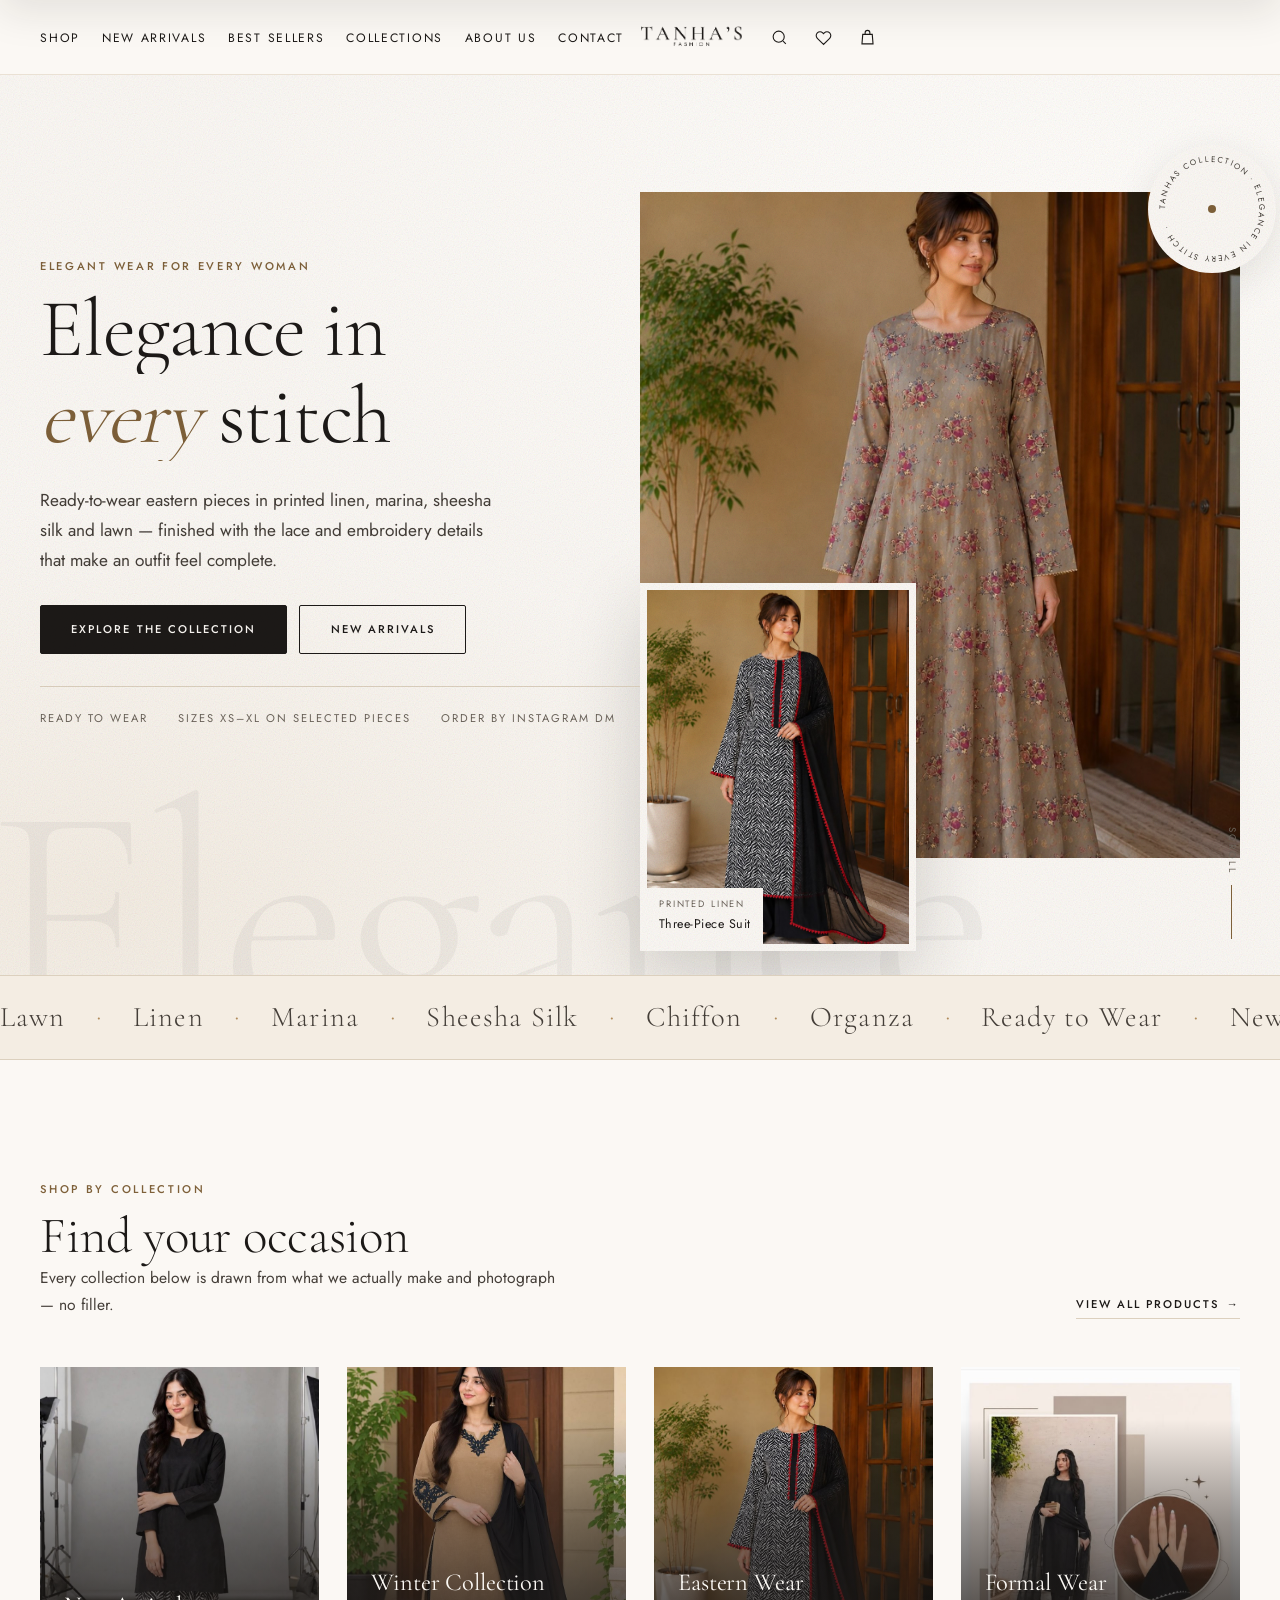
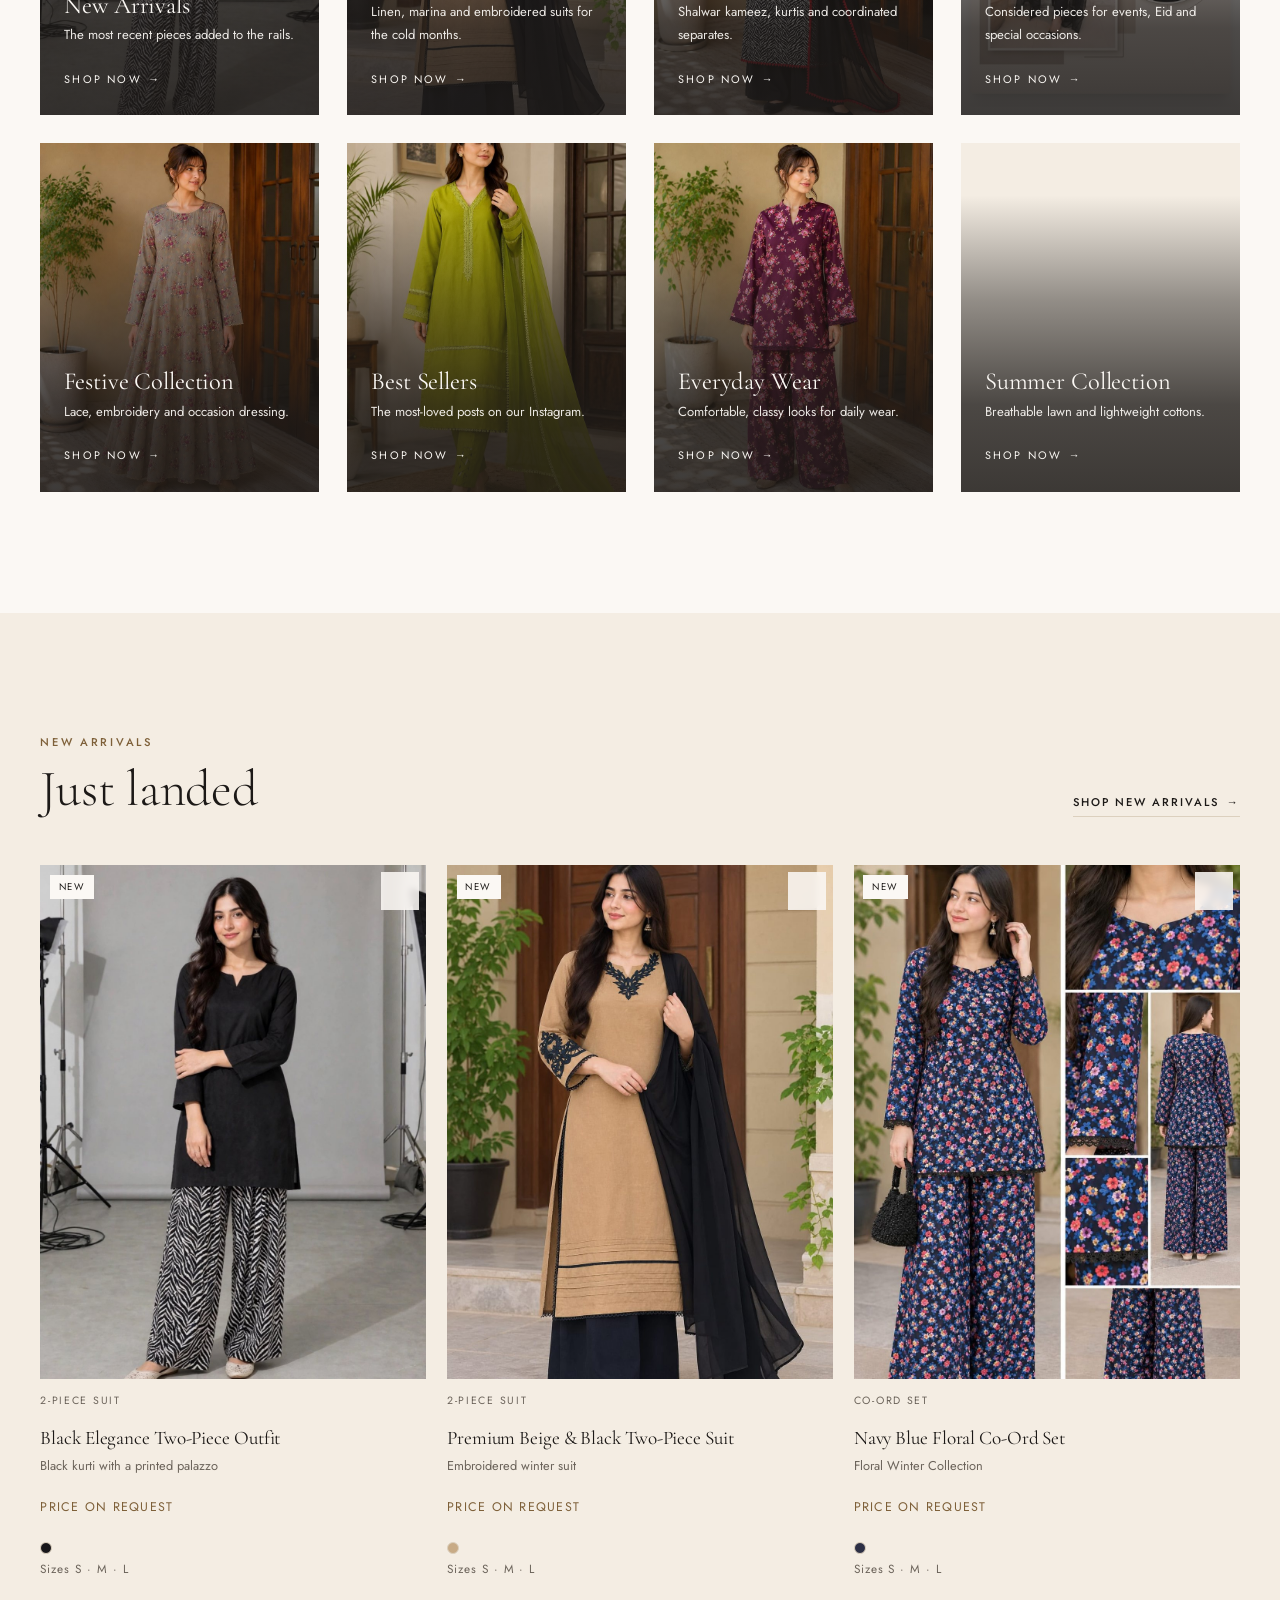
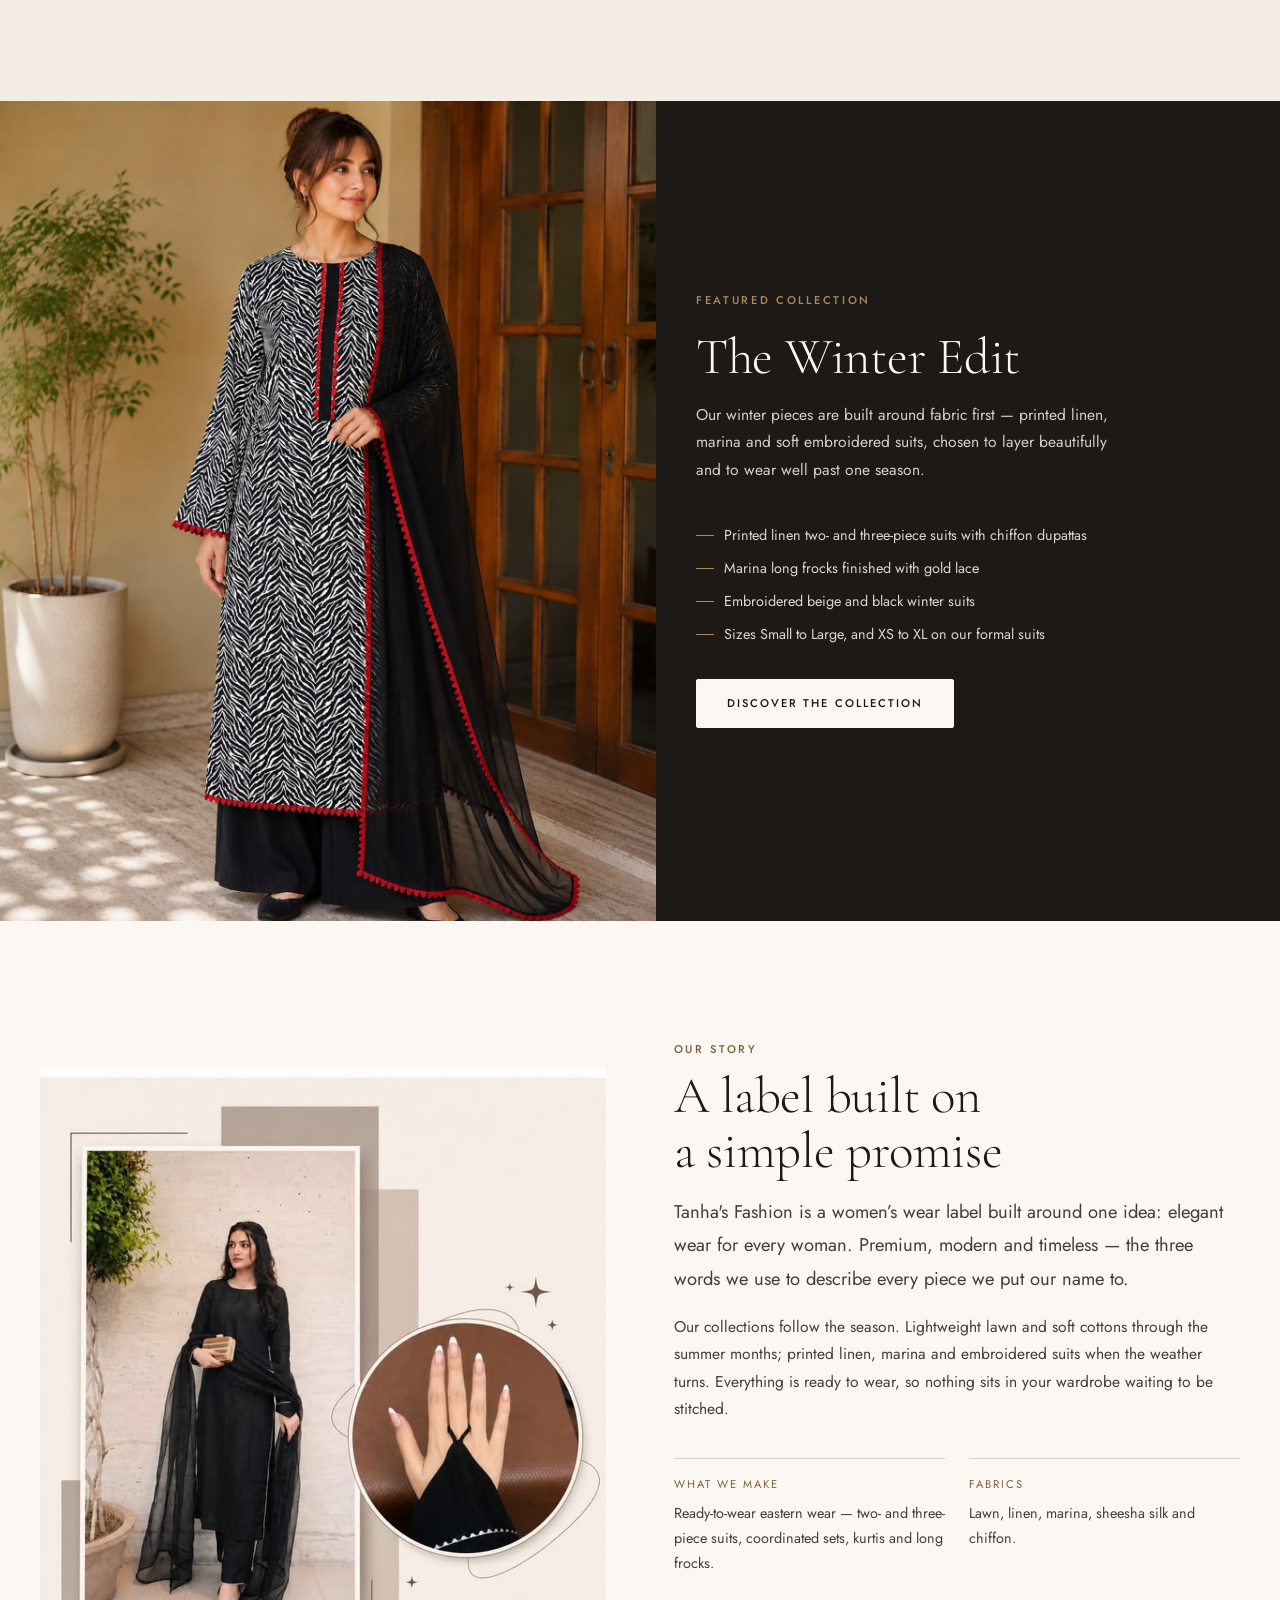
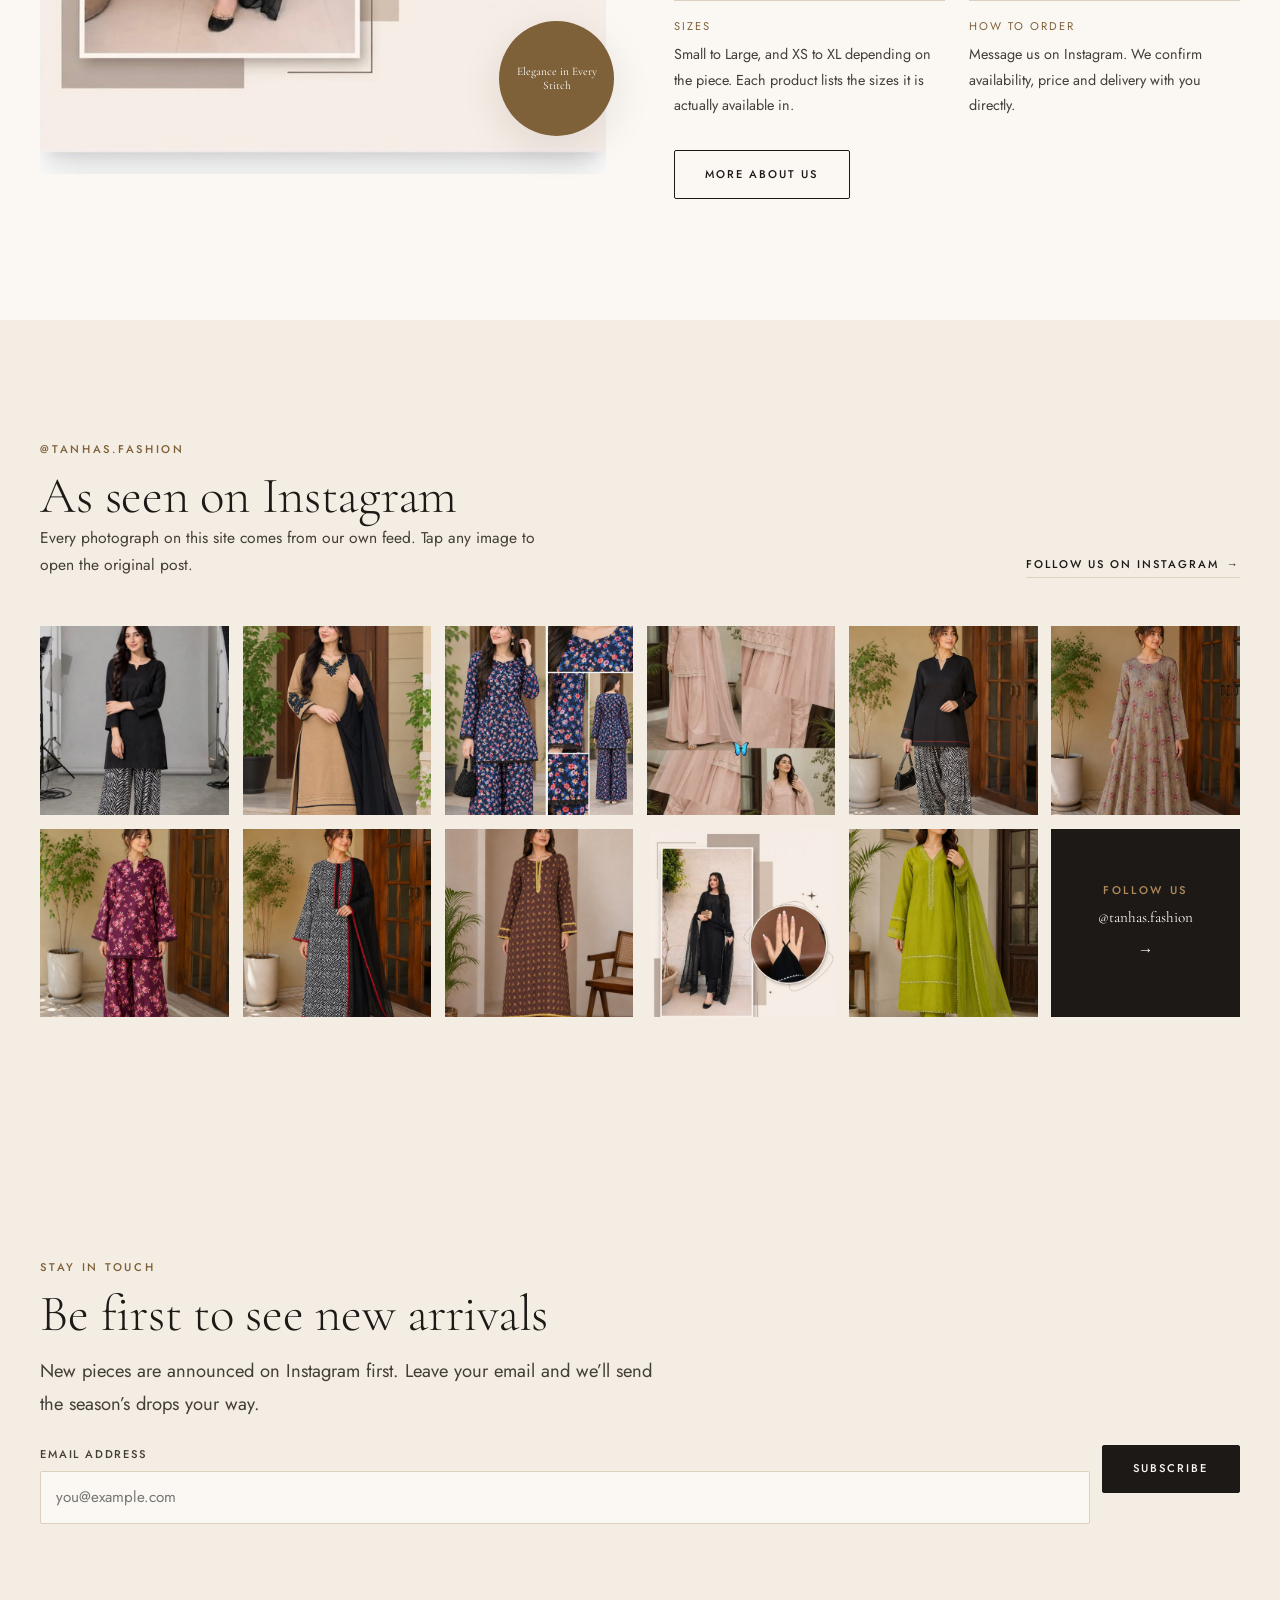
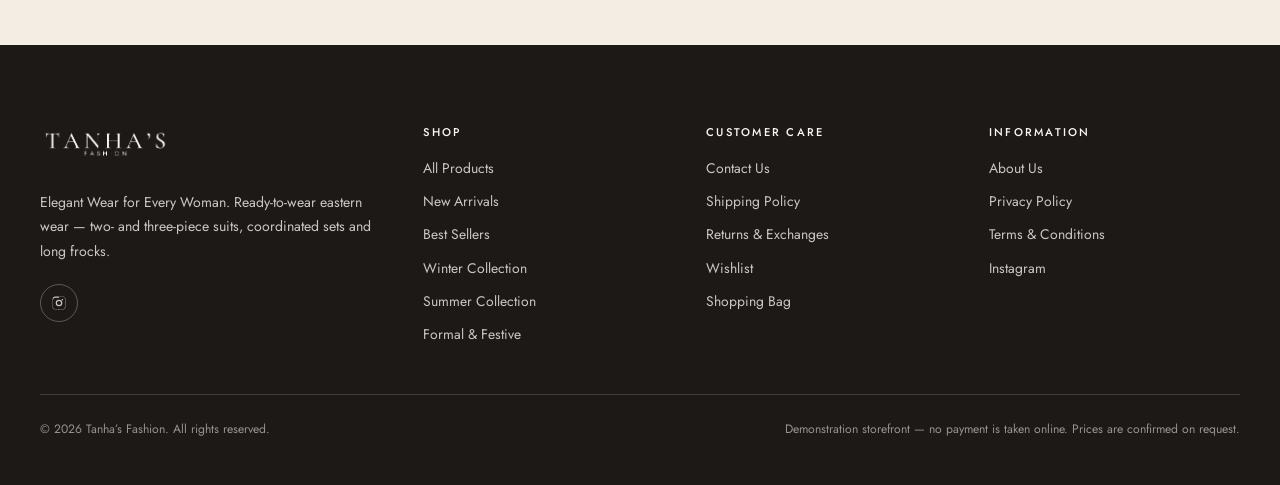
<file: index.html>
<!DOCTYPE html>
<html lang="en" class="no-js">
<head>
<meta charset="utf-8">
<meta name="viewport" content="width=device-width, initial-scale=1">
<title>Tanha's Fashion — Elegant Wear for Every Woman</title>
<meta name="description" content="Tanha's Fashion — ready-to-wear eastern wear. Printed linen, marina, sheesha silk and lawn suits, coordinated sets and long frocks. Order by Instagram DM.">

<!-- ┌───────────────────────────────────────────────────────────────┐
     │ BEFORE GOING LIVE: replace YOUR-DOMAIN.com below with your     │
     │ real domain (og:url, og:image and the canonical link).         │
     └───────────────────────────────────────────────────────────────┘ -->
<link rel="canonical" href="https://YOUR-DOMAIN.com/">
<meta property="og:type" content="website">
<meta property="og:site_name" content="Tanha's Fashion">
<meta property="og:title" content="Tanha's Fashion — Elegant Wear for Every Woman">
<meta property="og:description" content="Tanha's Fashion — ready-to-wear eastern wear. Printed linen, marina, sheesha silk and lawn suits, coordinated sets and long frocks. Order by Instagram DM.">
<meta property="og:image" content="https://YOUR-DOMAIN.com/assets/og-image.jpg">
<meta property="og:url" content="https://YOUR-DOMAIN.com/">
<meta name="twitter:card" content="summary_large_image">
<meta name="twitter:title" content="Tanha's Fashion — Elegant Wear for Every Woman">
<meta name="twitter:description" content="Tanha's Fashion — ready-to-wear eastern wear. Printed linen, marina, sheesha silk and lawn suits, coordinated sets and long frocks. Order by Instagram DM.">
<meta name="twitter:image" content="https://YOUR-DOMAIN.com/assets/og-image.jpg">
<meta name="theme-color" content="#1C1917">

<link rel="icon" href="assets/favicon.svg" type="image/svg+xml">
<link rel="icon" href="assets/favicon.png" type="image/png" sizes="512x512">
<link rel="apple-touch-icon" href="assets/apple-touch-icon.png">

<link rel="preload" href="assets/fonts/jost-400-latin.woff2" as="font" type="font/woff2" crossorigin>
<link rel="preload" href="assets/fonts/cormorant-garamond-300-latin.woff2" as="font" type="font/woff2" crossorigin>
<link rel="stylesheet" href="css/fonts.css">
<link rel="stylesheet" href="css/style.css">
<link rel="stylesheet" href="css/motion.css">

</head>
<body class="">

<a class="skip-link" href="#main">Skip to content</a>

<div class="announce" id="announce" hidden>
  <span data-announce-text></span>
  <button class="announce__close" type="button" data-announce-close aria-label="Dismiss announcement"><svg viewBox="0 0 24 24" fill="none" stroke="currentColor" stroke-width="1.6" aria-hidden="true"><path d="M18 6 6 18M6 6l12 12"/></svg></button>
</div>

<header class="header" id="site-header">
  <div class="wrap header__inner">
    <button class="icon-btn menu-btn" type="button" data-menu-open aria-label="Open menu" aria-controls="drawer-nav" aria-expanded="false">
      <span class="menu-btn__bars" aria-hidden="true"><span></span><span></span><span></span></span>
    </button>

    <nav class="nav" aria-label="Main navigation">
      <ul class="nav__list">
        <li><a class="nav__link" href="shop.html">Shop</a></li>
        <li><a class="nav__link" href="shop.html?c=new-arrivals">New Arrivals</a></li>
        <li><a class="nav__link" href="shop.html?c=best-sellers">Best Sellers</a></li>
        <li><a class="nav__link" href="index.html#collections">Collections</a></li>
        <li><a class="nav__link" href="about.html">About Us</a></li>
        <li><a class="nav__link" href="contact.html">Contact</a></li>
      </ul>
    </nav>

    <a class="brand" href="index.html" aria-label="Tanha's Fashion — home">
      <img class="brand__img" src="assets/logo/logo.png" alt="Tanha's Fashion" width="538" height="165">
      <span class="brand__mark">Tanha&rsquo;s<em>Fashion</em></span>
    </a>

    <div class="actions">
      <button class="icon-btn" type="button" data-search-open aria-label="Search" aria-controls="search-panel" aria-expanded="false"><svg viewBox="0 0 24 24" fill="none" stroke="currentColor" stroke-width="1.4" aria-hidden="true"><circle cx="11" cy="11" r="7"/><path d="m20 20-3.5-3.5"/></svg></button>
      <a class="icon-btn" href="wishlist.html" aria-label="Wishlist"><svg viewBox="0 0 24 24" fill="none" stroke="currentColor" stroke-width="1.4" aria-hidden="true"><path d="M12 20.7 4.2 13a4.8 4.8 0 0 1 0-6.8 4.8 4.8 0 0 1 6.8 0l1 1 1-1a4.8 4.8 0 0 1 6.8 0 4.8 4.8 0 0 1 0 6.8Z"/></svg><span class="icon-btn__count" data-wish-count hidden>0</span></a>
      <button class="icon-btn" type="button" data-bag-open aria-label="Shopping bag" aria-controls="bag-drawer" aria-expanded="false"><svg viewBox="0 0 24 24" fill="none" stroke="currentColor" stroke-width="1.4" aria-hidden="true"><path d="M6 8h12l1 12H5L6 8Z"/><path d="M9 8V6a3 3 0 0 1 6 0v2"/></svg><span class="icon-btn__count" data-cart-count hidden>0</span></button>
    </div>
  </div>
</header>

<main id="main">

<!-- ============================ HERO ============================ -->
<section class="hero" aria-labelledby="hero-title">
  <span class="hero__ghost" aria-hidden="true">Elegance</span>
  <span class="hero__grain" aria-hidden="true"></span>

  <div class="wrap hero__inner">
    <div class="hero__copy">
      <p class="eyebrow hero__eyebrow" data-anim="fade" data-anim-d="0">
        Elegant Wear for Every Woman
      </p>

      <h1 class="hero__title" id="hero-title">
        <span class="ln" data-anim="line" data-anim-d="1"><span>Elegance in</span></span>
        <span class="ln" data-anim="line" data-anim-d="2"><span><em>every</em> stitch</span></span>
      </h1>

      <p class="hero__text" data-anim="fade" data-anim-d="4">
        Ready-to-wear eastern pieces in printed linen, marina, sheesha silk and lawn —
        finished with the lace and embroidery details that make an outfit feel complete.
      </p>

      <div class="btn-row hero__actions" data-anim="fade" data-anim-d="5">
        <a class="btn" href="shop.html" data-magnetic>Explore the collection</a>
        <a class="btn btn--ghost" href="shop.html?c=new-arrivals" data-magnetic>New arrivals</a>
      </div>

      <ul class="hero__meta" data-anim="fade" data-anim-d="6">
        <li>Ready to wear</li>
        <li>Sizes XS&ndash;XL on selected pieces</li>
        <li>Order by Instagram DM</li>
      </ul>
    </div>

    <div class="hero__stack">
      <figure class="hero__frame hero__frame--primary" data-parallax="-0.07" data-anim="rise" data-anim-d="2">
        <img src="assets/hero/hero-main.jpg"
             alt="Tanha&#39;s Fashion marina long frock with a floral print and gold lace detailing"
             width="1400" height="1750" fetchpriority="high" decoding="async">
      </figure>

      <figure class="hero__frame hero__frame--secondary" data-parallax="0.13" data-anim="rise" data-anim-d="5">
        <img src="assets/hero/hero-editorial.jpg"
             alt="Tanha&#39;s Fashion printed linen three-piece suit with a chiffon dupatta"
             width="1400" height="1750" decoding="async">
        <figcaption class="hero__plate">
          <span class="hero__plate-k">Printed Linen</span>
          <span class="hero__plate-v">Three-Piece Suit</span>
        </figcaption>
      </figure>

      <div class="hero__seal" data-parallax="0.2" data-anim="fade" data-anim-d="7" aria-hidden="true">
        <svg viewBox="0 0 200 200" class="hero__seal-svg">
          <defs>
            <path id="tf-seal-arc" d="M100,100 m-74,0 a74,74 0 1,1 148,0 a74,74 0 1,1 -148,0"/>
          </defs>
          <text><textPath href="#tf-seal-arc" startOffset="0">
            Tanhas Collection &middot; Elegance in every stitch &middot;&nbsp;
          </textPath></text>
        </svg>
        <span class="hero__seal-dot"></span>
      </div>
    </div>
  </div>

  <a class="hero__cue" href="#collections" data-anim="fade" data-anim-d="9">
    <span class="hero__cue-t">Scroll</span>
    <span class="hero__cue-line" aria-hidden="true"></span>
  </a>
</section>

<!-- ========================== MARQUEE STRIP ========================== -->
<div class="marquee" aria-hidden="true">
  <div class="marquee__track">
    <span class="marquee__set">
      <span>Lawn</span><i>&middot;</i><span>Linen</span><i>&middot;</i><span>Marina</span><i>&middot;</i>
      <span>Sheesha Silk</span><i>&middot;</i><span>Chiffon</span><i>&middot;</i><span>Organza</span><i>&middot;</i>
      <span>Ready to Wear</span><i>&middot;</i><span>New Collection</span><i>&middot;</i>
    </span>
    <span class="marquee__set">
      <span>Lawn</span><i>&middot;</i><span>Linen</span><i>&middot;</i><span>Marina</span><i>&middot;</i>
      <span>Sheesha Silk</span><i>&middot;</i><span>Chiffon</span><i>&middot;</i><span>Organza</span><i>&middot;</i>
      <span>Ready to Wear</span><i>&middot;</i><span>New Collection</span><i>&middot;</i>
    </span>
  </div>
</div>

<!-- ======================= SHOP BY COLLECTION ==================== -->
<section class="section" id="collections" aria-labelledby="collections-title">
  <div class="wrap">
    <div class="sec-head sec-head--split">
      <div>
        <p class="eyebrow">Shop by collection</p>
        <h2 class="sec-head__title" id="collections-title">Find your occasion</h2>
        <p class="sec-head__text">
          Every collection below is drawn from what we actually make and photograph — no filler.
        </p>
      </div>
      <div class="sec-head__aside">
        <a class="link" href="shop.html">View all products <span class="link__arrow" aria-hidden="true">&rarr;</span></a>
      </div>
    </div>
    <div class="coll-grid">
      
      <a class="coll-tile reveal" href="shop.html?c=new-arrivals">
        <div class="coll-tile__media">
          <img src="assets/collections/new-arrivals.jpg" alt="New Arrivals — Tanha's Fashion" width="800" height="1000" loading="lazy" decoding="async">
        </div>
        <span class="coll-tile__veil" aria-hidden="true"></span>
        <div class="coll-tile__body">
          <h3 class="coll-tile__name">New Arrivals</h3>
          <p class="coll-tile__blurb">The most recent pieces added to the rails.</p>
          <span class="coll-tile__cta">Shop now <span aria-hidden="true">&rarr;</span></span>
        </div>
      </a>

      <a class="coll-tile reveal" href="shop.html?c=winter-collection">
        <div class="coll-tile__media">
          <img src="assets/collections/winter-collection.jpg" alt="Winter Collection — Tanha's Fashion" width="800" height="1000" loading="lazy" decoding="async">
        </div>
        <span class="coll-tile__veil" aria-hidden="true"></span>
        <div class="coll-tile__body">
          <h3 class="coll-tile__name">Winter Collection</h3>
          <p class="coll-tile__blurb">Linen, marina and embroidered suits for the cold months.</p>
          <span class="coll-tile__cta">Shop now <span aria-hidden="true">&rarr;</span></span>
        </div>
      </a>

      <a class="coll-tile reveal" href="shop.html?c=eastern-wear">
        <div class="coll-tile__media">
          <img src="assets/collections/eastern-wear.jpg" alt="Eastern Wear — Tanha's Fashion" width="800" height="1000" loading="lazy" decoding="async">
        </div>
        <span class="coll-tile__veil" aria-hidden="true"></span>
        <div class="coll-tile__body">
          <h3 class="coll-tile__name">Eastern Wear</h3>
          <p class="coll-tile__blurb">Shalwar kameez, kurtis and coordinated separates.</p>
          <span class="coll-tile__cta">Shop now <span aria-hidden="true">&rarr;</span></span>
        </div>
      </a>

      <a class="coll-tile reveal" href="shop.html?c=formal-wear">
        <div class="coll-tile__media">
          <img src="assets/collections/formal-wear.jpg" alt="Formal Wear — Tanha's Fashion" width="800" height="1000" loading="lazy" decoding="async">
        </div>
        <span class="coll-tile__veil" aria-hidden="true"></span>
        <div class="coll-tile__body">
          <h3 class="coll-tile__name">Formal Wear</h3>
          <p class="coll-tile__blurb">Considered pieces for events, Eid and special occasions.</p>
          <span class="coll-tile__cta">Shop now <span aria-hidden="true">&rarr;</span></span>
        </div>
      </a>

      <a class="coll-tile reveal" href="shop.html?c=festive-collection">
        <div class="coll-tile__media">
          <img src="assets/collections/festive-collection.jpg" alt="Festive Collection — Tanha's Fashion" width="800" height="1000" loading="lazy" decoding="async">
        </div>
        <span class="coll-tile__veil" aria-hidden="true"></span>
        <div class="coll-tile__body">
          <h3 class="coll-tile__name">Festive Collection</h3>
          <p class="coll-tile__blurb">Lace, embroidery and occasion dressing.</p>
          <span class="coll-tile__cta">Shop now <span aria-hidden="true">&rarr;</span></span>
        </div>
      </a>

      <a class="coll-tile reveal" href="shop.html?c=best-sellers">
        <div class="coll-tile__media">
          <img src="assets/collections/best-sellers.jpg" alt="Best Sellers — Tanha's Fashion" width="800" height="1000" loading="lazy" decoding="async">
        </div>
        <span class="coll-tile__veil" aria-hidden="true"></span>
        <div class="coll-tile__body">
          <h3 class="coll-tile__name">Best Sellers</h3>
          <p class="coll-tile__blurb">The most-loved posts on our Instagram.</p>
          <span class="coll-tile__cta">Shop now <span aria-hidden="true">&rarr;</span></span>
        </div>
      </a>

      <a class="coll-tile reveal" href="shop.html?c=everyday-wear">
        <div class="coll-tile__media">
          <img src="assets/collections/everyday-wear.jpg" alt="Everyday Wear — Tanha's Fashion" width="800" height="1000" loading="lazy" decoding="async">
        </div>
        <span class="coll-tile__veil" aria-hidden="true"></span>
        <div class="coll-tile__body">
          <h3 class="coll-tile__name">Everyday Wear</h3>
          <p class="coll-tile__blurb">Comfortable, classy looks for daily wear.</p>
          <span class="coll-tile__cta">Shop now <span aria-hidden="true">&rarr;</span></span>
        </div>
      </a>

      <a class="coll-tile reveal" href="shop.html?c=summer-collection">
        <div class="coll-tile__media">
          <img src="assets/collections/summer-collection.jpg" alt="Summer Collection — Tanha's Fashion" width="800" height="1000" loading="lazy" decoding="async">
        </div>
        <span class="coll-tile__veil" aria-hidden="true"></span>
        <div class="coll-tile__body">
          <h3 class="coll-tile__name">Summer Collection</h3>
          <p class="coll-tile__blurb">Breathable lawn and lightweight cottons.</p>
          <span class="coll-tile__cta">Shop now <span aria-hidden="true">&rarr;</span></span>
        </div>
      </a>
    </div>
  </div>
</section>

<!-- ========================= NEW ARRIVALS ======================== -->
<section class="section section--porcelain" aria-labelledby="na-title">
  <div class="wrap">
    <div class="sec-head sec-head--split">
      <div>
        <p class="eyebrow">New arrivals</p>
        <h2 class="sec-head__title" id="na-title">Just landed</h2>
      </div>
      <div class="sec-head__aside">
        <a class="link" href="shop.html?c=new-arrivals">Shop new arrivals <span class="link__arrow" aria-hidden="true">&rarr;</span></a>
      </div>
    </div>
    <div class="prod-grid" id="new-arrivals-grid"><!-- filled by main.js --></div>
  </div>
</section>

<!-- ======================= FEATURED COLLECTION =================== -->
<section class="editorial" aria-labelledby="ed-title">
  <div class="editorial__grid">
    <div class="editorial__media">
      <img src="assets/hero/hero-editorial.jpg" alt="Tanha's Fashion printed linen three-piece suit with a chiffon dupatta"
           width="1400" height="1750" loading="lazy" decoding="async">
    </div>
    <div class="editorial__content">
      <p class="eyebrow">Featured collection</p>
      <h2 class="editorial__title" id="ed-title">The Winter Edit</h2>
      <p class="editorial__text">
        Our winter pieces are built around fabric first — printed linen, marina and soft
        embroidered suits, chosen to layer beautifully and to wear well past one season.
      </p>
      <ul class="editorial__list">
        <li>Printed linen two- and three-piece suits with chiffon dupattas</li>
        <li>Marina long frocks finished with gold lace</li>
        <li>Embroidered beige and black winter suits</li>
        <li>Sizes Small to Large, and XS to XL on our formal suits</li>
      </ul>
      <div class="btn-row">
        <a class="btn btn--onlight" href="shop.html?c=winter-collection">Discover the Collection</a>
      </div>
    </div>
  </div>
</section>

<!-- ========================== BRAND STORY ======================== -->
<section class="section" aria-labelledby="story-title">
  <div class="wrap split split--story">
    <div class="story__media reveal">
      <img src="assets/products/tf-011-sheesha-silk-three-piece-suit-premium-1.jpg"
           alt="Tanha's Fashion sheesha silk three-piece suit from the premium collection"
           width="1000" height="1333" loading="lazy" decoding="async">
      <div class="story__seal"><span data-brand-strapline>Elegance in Every Stitch</span></div>
    </div>
    <div class="reveal">
      <p class="eyebrow">Our story</p>
      <h2 id="story-title" style="font-size:var(--fs-h2);margin:.5rem 0 1rem">A label built on a simple promise</h2>
      <p class="lede">
        <span data-brand-name>Tanha&rsquo;s Fashion</span> is a women&rsquo;s wear label built around one
        idea: elegant wear for every woman. Premium, modern and timeless — the three words
        we use to describe every piece we put our name to.
      </p>
      <p style="color:var(--ink-2);margin-top:1rem">
        Our collections follow the season. Lightweight lawn and soft cottons through the summer
        months; printed linen, marina and embroidered suits when the weather turns. Everything is
        ready to wear, so nothing sits in your wardrobe waiting to be stitched.
      </p>
      <dl class="story__facts">
        <div class="story__fact"><dt>What we make</dt><dd>Ready-to-wear eastern wear — two- and three-piece suits, coordinated sets, kurtis and long frocks.</dd></div>
        <div class="story__fact"><dt>Fabrics</dt><dd>Lawn, linen, marina, sheesha silk and chiffon.</dd></div>
        <div class="story__fact"><dt>Sizes</dt><dd>Small to Large, and XS to XL depending on the piece. Each product lists the sizes it is actually available in.</dd></div>
        <div class="story__fact"><dt>How to order</dt><dd>Message us on Instagram. We confirm availability, price and delivery with you directly.</dd></div>
      </dl>
      <div class="btn-row" style="margin-top:2rem">
        <a class="btn btn--ghost" href="about.html">More about us</a>
      </div>
    </div>
  </div>
</section>

<!-- ========================= INSTAGRAM =========================== -->
<section class="section section--porcelain" aria-labelledby="ig-title">
  <div class="wrap">
    <div class="sec-head sec-head--split">
      <div>
        <p class="eyebrow">@tanhas.fashion</p>
        <h2 class="sec-head__title" id="ig-title">As seen on Instagram</h2>
        <p class="sec-head__text">
          Every photograph on this site comes from our own feed. Tap any image to open the
          original post.
        </p>
      </div>
      <div class="sec-head__aside">
        <a class="link" href="https://www.instagram.com/tanhas.fashion/" target="_blank" rel="noopener noreferrer">
          Follow us on Instagram <span class="link__arrow" aria-hidden="true">&rarr;</span>
        </a>
      </div>
    </div>
    <div class="ig-grid" id="ig-grid"><!-- filled by main.js --></div>
  </div>
</section>

</main>

<section class="section newsletter" aria-labelledby="nl-title">
  <div class="wrap">
    <div class="newsletter__inner">
      <div>
        <p class="eyebrow">Stay in touch</p>
        <h2 id="nl-title" style="margin-top:.5rem">Be first to see new arrivals</h2>
        <p class="lede" style="margin-top:.75rem">
          New pieces are announced on Instagram first. Leave your email and we&rsquo;ll send the
          season&rsquo;s drops your way.
        </p>
      </div>
      <form class="newsletter__form" id="newsletter-form" data-form="newsletter" novalidate>
        <div class="field">
          <label class="field__label" for="nl-email">Email address</label>
          <input class="field__input" id="nl-email" name="email" type="email" inputmode="email"
                 autocomplete="email" placeholder="you@example.com" required
                 aria-describedby="nl-email-err">
          <span class="field__error" id="nl-email-err">Please enter a valid email address.</span>
        </div>
        <button class="btn" type="submit">Subscribe</button>
      </form>
      <p class="form-status" id="newsletter-status" hidden></p>
    </div>
  </div>
</section>


<footer class="footer">
  <div class="wrap">
    <div class="footer__grid">
      <div class="footer__brand">
        <a class="brand" href="index.html" aria-label="Tanha's Fashion — home">
          <img class="brand__img" src="assets/logo/logo-light.png" alt="Tanha's Fashion" width="538" height="165">
          <span class="brand__mark">Tanha&rsquo;s<em>Fashion</em></span>
        </a>
        <p class="footer__tag">
          <span data-brand-tagline>Elegant Wear for Every Woman</span>.
          Ready-to-wear eastern wear — two- and three-piece suits, coordinated sets and long frocks.
        </p>
        <div class="footer__social">
          <a href="https://www.instagram.com/tanhas.fashion/" target="_blank" rel="noopener noreferrer" aria-label="Tanha's Fashion on Instagram"><svg viewBox="0 0 24 24" aria-hidden="true"><path d="M12 2.2c3.2 0 3.6 0 4.9.07 1.2.05 1.8.25 2.2.42.6.22 1 .48 1.4.9.4.4.7.8.9 1.4.2.4.4 1 .4 2.2.1 1.3.1 1.7.1 4.9s0 3.6-.1 4.9c0 1.2-.2 1.8-.4 2.2-.2.6-.5 1-.9 1.4-.4.4-.8.7-1.4.9-.4.2-1 .4-2.2.4-1.3.1-1.7.1-4.9.1s-3.6 0-4.9-.1c-1.2 0-1.8-.2-2.2-.4-.6-.2-1-.5-1.4-.9-.4-.4-.7-.8-.9-1.4-.2-.4-.4-1-.4-2.2C2.2 15.6 2.2 15.2 2.2 12s0-3.6.1-4.9c0-1.2.2-1.8.4-2.2.2-.6.5-1 .9-1.4.4-.4.8-.7 1.4-.9.4-.2 1-.4 2.2-.4C8.4 2.2 8.8 2.2 12 2.2Zm0 1.8c-3.1 0-3.5 0-4.7.07-1.1.05-1.7.23-2.1.39-.5.2-.9.44-1.3.83-.4.4-.63.8-.83 1.3-.16.4-.34 1-.39 2.1C2.6 8.5 2.6 8.9 2.6 12s0 3.5.07 4.7c.05 1.1.23 1.7.39 2.1.2.5.44.9.83 1.3.4.4.8.63 1.3.83.4.16 1 .34 2.1.39 1.2.07 1.6.07 4.7.07s3.5 0 4.7-.07c1.1-.05 1.7-.23 2.1-.39.5-.2.9-.44 1.3-.83.4-.4.63-.8.83-1.3.16-.4.34-1 .39-2.1.07-1.2.07-1.6.07-4.7s0-3.5-.07-4.7c-.05-1.1-.23-1.7-.39-2.1-.2-.5-.44-.9-.83-1.3-.4-.4-.8-.63-1.3-.83-.4-.16-1-.34-2.1-.39-1.2-.07-1.6-.07-4.7-.07Zm0 3.1a4.9 4.9 0 1 1 0 9.8 4.9 4.9 0 0 1 0-9.8Zm0 1.8a3.1 3.1 0 1 0 0 6.2 3.1 3.1 0 0 0 0-6.2Zm5.1-2.9a1.15 1.15 0 1 1 0 2.3 1.15 1.15 0 0 1 0-2.3Z"/></svg></a>
          <a href="https://wa.me/" data-brand-whatsapp hidden target="_blank" rel="noopener noreferrer" aria-label="Message Tanha's Fashion on WhatsApp"><svg viewBox="0 0 24 24" aria-hidden="true"><path d="M12 2a10 10 0 0 0-8.6 15.1L2 22l5-1.3A10 10 0 1 0 12 2Zm0 1.8a8.2 8.2 0 1 1 0 16.4c-1.4 0-2.7-.35-3.85-1L4.6 20l.8-2.45A8.2 8.2 0 0 1 12 3.8Zm-3.1 4.3c.2 0 .35.03.45.07.15.05.3.25.45.55l.55 1.2c.1.25.05.45-.1.7l-.3.4c-.1.15-.15.25-.05.45.45.85 1.15 1.5 2 1.9.2.1.35.05.5-.05l.5-.55c.15-.2.35-.25.6-.15l1.2.5c.25.1.4.2.45.35.05.15 0 .5-.2.9-.2.4-.55.65-.95.7-.3.05-1.05.1-2.4-.55-1.6-.8-2.65-2.4-2.8-2.75-.15-.35-.8-1.6-.8-3 0-1.4.7-2.1 1-2.4.2-.2.5-.35.8-.35Z"/></svg></a>
        </div>
      </div>

      <div class="footer__col">
        <h4>Shop</h4>
        <ul class="footer__list">
          <li><a href="shop.html">All Products</a></li>
          <li><a href="shop.html?c=new-arrivals">New Arrivals</a></li>
          <li><a href="shop.html?c=best-sellers">Best Sellers</a></li>
          <li><a href="shop.html?c=winter-collection">Winter Collection</a></li>
          <li><a href="shop.html?c=summer-collection">Summer Collection</a></li>
          <li><a href="shop.html?c=formal-wear">Formal &amp; Festive</a></li>
        </ul>
      </div>

      <div class="footer__col">
        <h4>Customer Care</h4>
        <ul class="footer__list">
          <li><a href="contact.html">Contact Us</a></li>
          <li><a href="policies/shipping.html">Shipping Policy</a></li>
          <li><a href="policies/returns.html">Returns &amp; Exchanges</a></li>
          <li><a href="wishlist.html">Wishlist</a></li>
          <li><a href="cart.html">Shopping Bag</a></li>
        </ul>
      </div>

      <div class="footer__col">
        <h4>Information</h4>
        <ul class="footer__list">
          <li><a href="about.html">About Us</a></li>
          <li><a href="policies/privacy.html">Privacy Policy</a></li>
          <li><a href="policies/terms.html">Terms &amp; Conditions</a></li>
          <li><a href="https://www.instagram.com/tanhas.fashion/" target="_blank" rel="noopener noreferrer">Instagram</a></li>
        </ul>
      </div>
    </div>

    <div class="footer__bottom">
      <p>&copy; <span data-year>2026</span> Tanha&rsquo;s Fashion. All rights reserved.</p>
      <!-- REMOVE THIS LINE once a real payment provider is connected: -->
      <p>Demonstration storefront — no payment is taken online. Prices are confirmed on request.</p>
    </div>
  </div>
</footer>


<!-- ============ mobile navigation drawer ============ -->
<div class="drawer-nav" id="drawer-nav" aria-hidden="true" aria-label="Menu">
  <div class="drawer-nav__head">
    <span class="eyebrow">Menu</span>
    <button class="icon-btn" type="button" data-drawer-close data-autofocus aria-label="Close menu"><svg viewBox="0 0 24 24" fill="none" stroke="currentColor" stroke-width="1.6" aria-hidden="true"><path d="M18 6 6 18M6 6l12 12"/></svg></button>
  </div>
  <div class="drawer-nav__body">
    <a class="drawer-nav__link" href="shop.html">Shop All</a>
    <a class="drawer-nav__link" href="shop.html?c=new-arrivals">New Arrivals</a>
    <a class="drawer-nav__link" href="shop.html?c=best-sellers">Best Sellers</a>
    <a class="drawer-nav__link" href="index.html#collections">Collections</a>
    <a class="drawer-nav__link" href="shop.html?c=winter-collection">Winter Collection</a>
    <a class="drawer-nav__link" href="shop.html?c=summer-collection">Summer Collection</a>
    <a class="drawer-nav__link" href="about.html">About Us</a>
    <a class="drawer-nav__link" href="contact.html">Contact</a>
    <a class="drawer-nav__link" href="wishlist.html">Wishlist</a>
    <div class="drawer-nav__foot">
      <a class="link" href="https://www.instagram.com/tanhas.fashion/" target="_blank" rel="noopener noreferrer">Follow on Instagram <span class="link__arrow">&rarr;</span></a>
    </div>
  </div>
</div>

<!-- ============ shopping bag drawer ============ -->
<div class="bag-drawer" id="bag-drawer" aria-hidden="true" aria-label="Shopping bag">
  <div class="bag-drawer__head">
    <span class="bag-drawer__title">Your Bag</span>
    <button class="icon-btn" type="button" data-drawer-close data-autofocus aria-label="Close bag"><svg viewBox="0 0 24 24" fill="none" stroke="currentColor" stroke-width="1.6" aria-hidden="true"><path d="M18 6 6 18M6 6l12 12"/></svg></button>
  </div>
  <div class="bag-drawer__body" id="bag-drawer-body"></div>
  <div class="bag-drawer__foot" id="bag-drawer-foot" hidden>
    <a class="btn btn--ghost btn--block" href="cart.html">View Bag</a>
    <a class="btn btn--block" href="checkout.html">Checkout</a>
  </div>
</div>

<!-- ============ search panel ============ -->
<div class="search-panel" id="search-panel" aria-hidden="true">
  <div class="wrap search-panel__inner">
    <form class="search-form" role="search" onsubmit="return false;">
      <label class="sr-only" for="search-input">Search for a piece</label>
      <input id="search-input" type="search" placeholder="Search — try &ldquo;linen&rdquo;, &ldquo;sheesha silk&rdquo;, &ldquo;frock&rdquo;" autocomplete="off">
      <button class="icon-btn" type="button" data-search-close aria-label="Close search"><svg viewBox="0 0 24 24" fill="none" stroke="currentColor" stroke-width="1.6" aria-hidden="true"><path d="M18 6 6 18M6 6l12 12"/></svg></button>
    </form>
    <div class="search-results" id="search-results"></div>
  </div>
</div>

<div class="scrim" id="scrim" hidden-until-open></div>

<!-- ============ quick view modal (populated by JS) ============ -->
<div class="modal" id="quickview" aria-hidden="true" role="dialog" aria-modal="true"></div>

<!-- ============ toasts ============ -->
<div class="toasts" role="status" aria-live="polite"></div>

<button class="to-top" id="to-top" type="button" aria-label="Back to top"><svg viewBox="0 0 24 24" fill="none" stroke="currentColor" stroke-width="1.6" aria-hidden="true"><path d="M12 19V5M5 12l7-7 7 7"/></svg></button>

<!-- ============ scroll progress ============ -->
<div class="scroll-progress" aria-hidden="true"><span id="scroll-progress-bar"></span></div>

<!-- ============ mobile tab bar (thumb-reachable navigation) ============ -->
<nav class="tabbar" aria-label="Quick navigation">
  <a class="tabbar__item" href="shop.html" data-tab="shop">
    <span class="tabbar__ico" aria-hidden="true"><svg viewBox="0 0 24 24" fill="none" stroke="currentColor" stroke-width="1.4" aria-hidden="true"><rect x="3.5" y="3.5" width="7" height="7"/><rect x="13.5" y="3.5" width="7" height="7"/><rect x="3.5" y="13.5" width="7" height="7"/><rect x="13.5" y="13.5" width="7" height="7"/></svg></span>
    <span class="tabbar__label">Shop</span>
  </a>
  <button class="tabbar__item" type="button" data-search-open aria-label="Search">
    <span class="tabbar__ico" aria-hidden="true"><svg viewBox="0 0 24 24" fill="none" stroke="currentColor" stroke-width="1.4" aria-hidden="true"><circle cx="11" cy="11" r="7"/><path d="m20 20-3.5-3.5"/></svg></span>
    <span class="tabbar__label">Search</span>
  </button>
  <a class="tabbar__item" href="wishlist.html" data-tab="wishlist">
    <span class="tabbar__ico" aria-hidden="true"><svg viewBox="0 0 24 24" fill="none" stroke="currentColor" stroke-width="1.4" aria-hidden="true"><path d="M12 20.7 4.2 13a4.8 4.8 0 0 1 0-6.8 4.8 4.8 0 0 1 6.8 0l1 1 1-1a4.8 4.8 0 0 1 6.8 0 4.8 4.8 0 0 1 0 6.8Z"/></svg></span>
    <span class="tabbar__label">Saved</span>
    <span class="tabbar__badge" data-wish-count hidden>0</span>
  </a>
  <button class="tabbar__item" type="button" data-bag-open aria-label="Shopping bag">
    <span class="tabbar__ico" aria-hidden="true"><svg viewBox="0 0 24 24" fill="none" stroke="currentColor" stroke-width="1.4" aria-hidden="true"><path d="M6 8h12l1 12H5L6 8Z"/><path d="M9 8V6a3 3 0 0 1 6 0v2"/></svg></span>
    <span class="tabbar__label">Bag</span>
    <span class="tabbar__badge" data-cart-count hidden>0</span>
  </button>
  <button class="tabbar__item" type="button" data-menu-open aria-label="Menu">
    <span class="tabbar__ico" aria-hidden="true"><svg viewBox="0 0 24 24" fill="none" stroke="currentColor" stroke-width="1.5" aria-hidden="true"><path d="M4 7h16M4 12h16M4 17h10"/></svg></span>
    <span class="tabbar__label">Menu</span>
  </button>
</nav>

<script src="js/products.js"></script>
<script src="js/main.js"></script>
<script src="js/motion.js"></script>
<script src="js/forms.js"></script>
<script src="js/shop.js"></script>
</body>
</html>
</file>
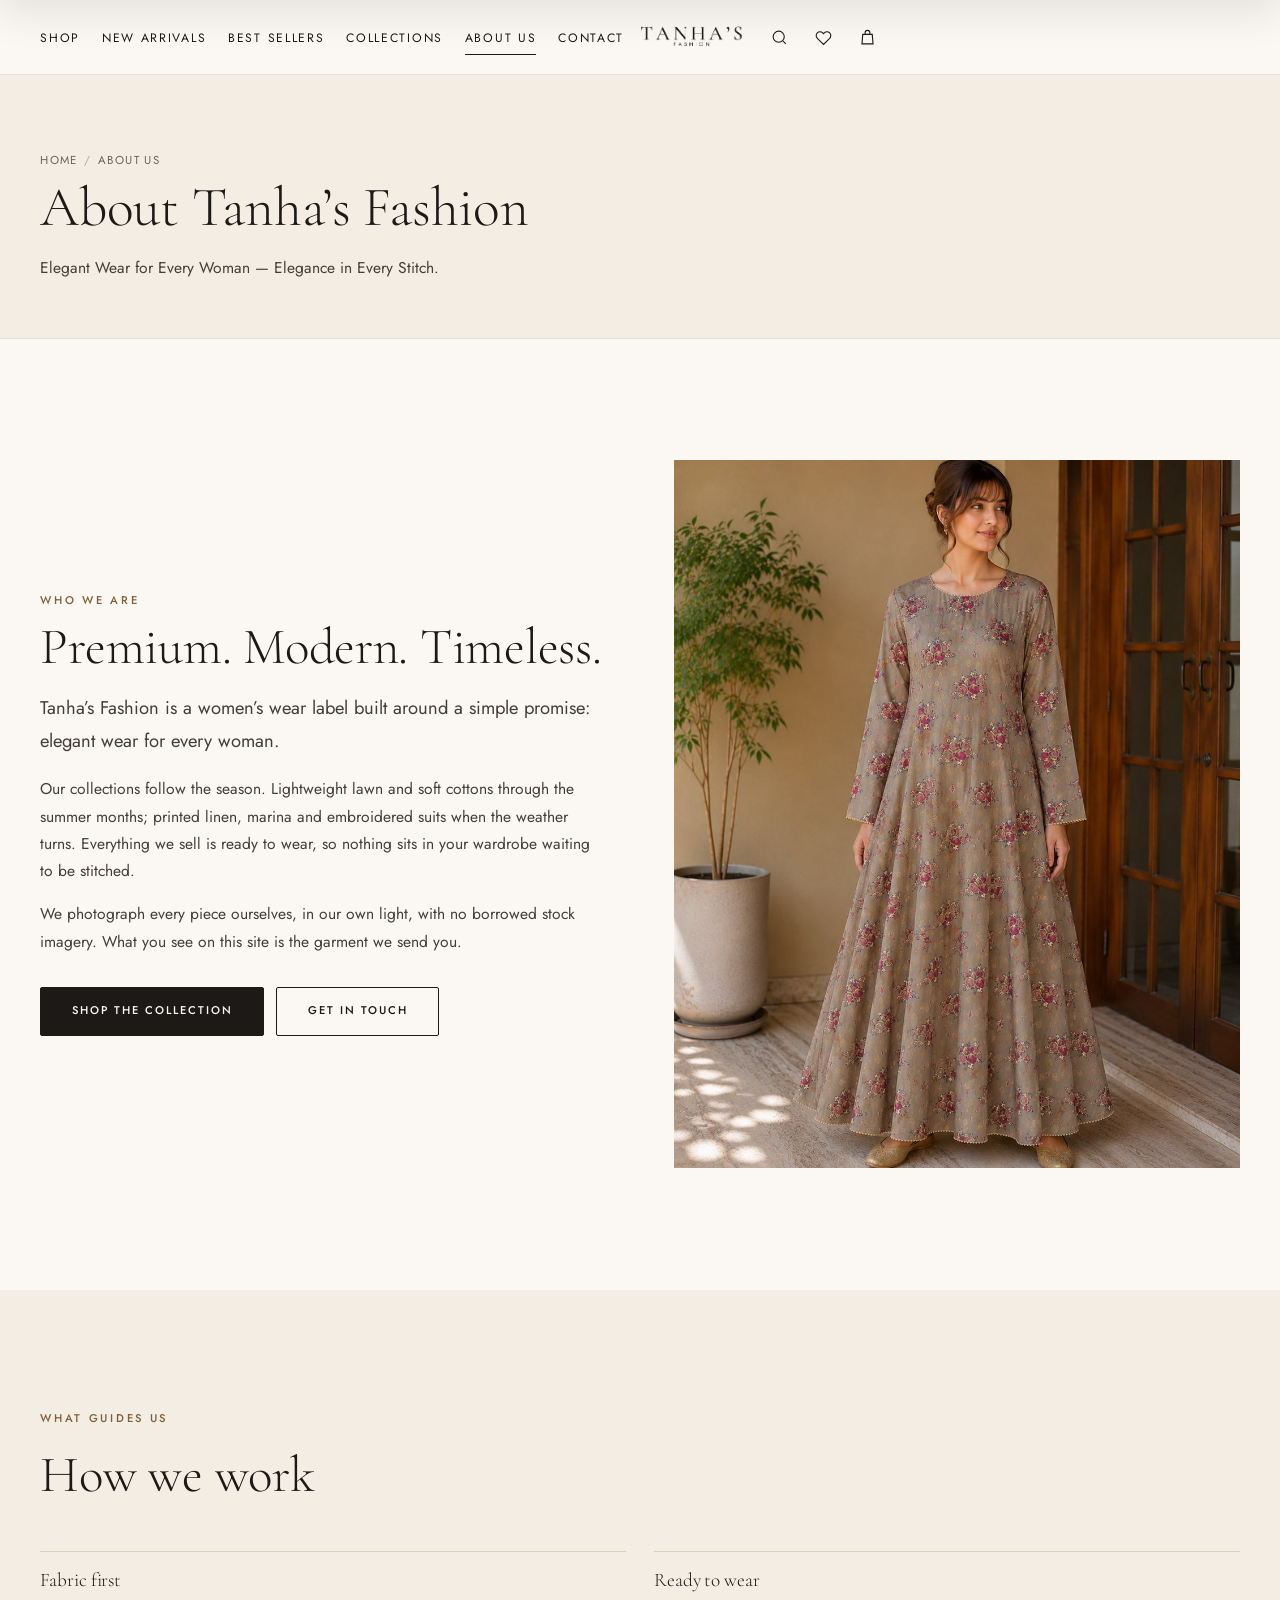
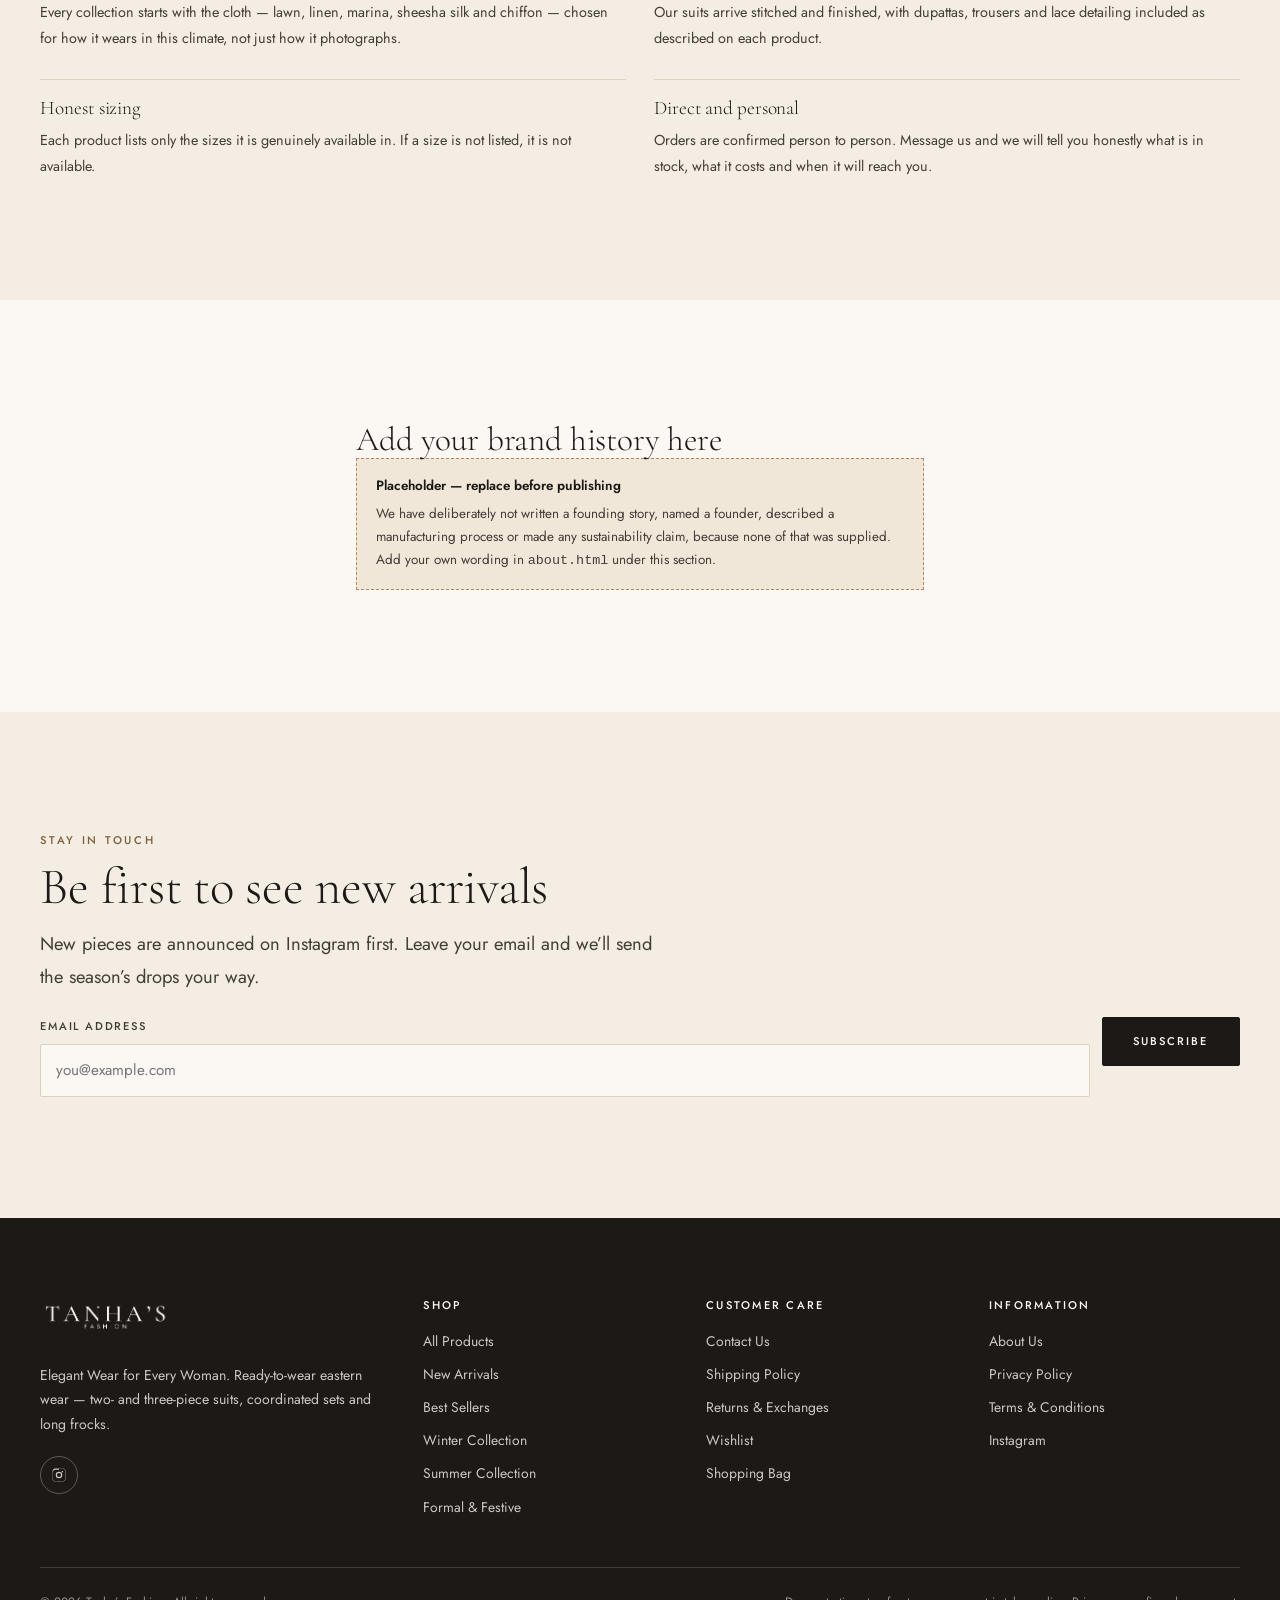
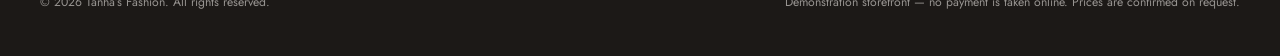
<file: about.html>
<!DOCTYPE html>
<html lang="en" class="no-js">
<head>
<meta charset="utf-8">
<meta name="viewport" content="width=device-width, initial-scale=1">
<title>About Us — Tanha's Fashion</title>
<meta name="description" content="Tanha's Fashion is a women's wear label built on one promise: elegant wear for every woman. Premium, modern, timeless.">

<!-- ┌───────────────────────────────────────────────────────────────┐
     │ BEFORE GOING LIVE: replace YOUR-DOMAIN.com below with your     │
     │ real domain (og:url, og:image and the canonical link).         │
     └───────────────────────────────────────────────────────────────┘ -->
<link rel="canonical" href="https://YOUR-DOMAIN.com/">
<meta property="og:type" content="website">
<meta property="og:site_name" content="Tanha's Fashion">
<meta property="og:title" content="About Us — Tanha's Fashion">
<meta property="og:description" content="Tanha's Fashion is a women's wear label built on one promise: elegant wear for every woman. Premium, modern, timeless.">
<meta property="og:image" content="https://YOUR-DOMAIN.com/assets/og-image.jpg">
<meta property="og:url" content="https://YOUR-DOMAIN.com/">
<meta name="twitter:card" content="summary_large_image">
<meta name="twitter:title" content="About Us — Tanha's Fashion">
<meta name="twitter:description" content="Tanha's Fashion is a women's wear label built on one promise: elegant wear for every woman. Premium, modern, timeless.">
<meta name="twitter:image" content="https://YOUR-DOMAIN.com/assets/og-image.jpg">
<meta name="theme-color" content="#1C1917">

<link rel="icon" href="assets/favicon.svg" type="image/svg+xml">
<link rel="icon" href="assets/favicon.png" type="image/png" sizes="512x512">
<link rel="apple-touch-icon" href="assets/apple-touch-icon.png">

<link rel="preload" href="assets/fonts/jost-400-latin.woff2" as="font" type="font/woff2" crossorigin>
<link rel="preload" href="assets/fonts/cormorant-garamond-300-latin.woff2" as="font" type="font/woff2" crossorigin>
<link rel="stylesheet" href="css/fonts.css">
<link rel="stylesheet" href="css/style.css">
<link rel="stylesheet" href="css/motion.css">

</head>
<body class="">

<a class="skip-link" href="#main">Skip to content</a>

<div class="announce" id="announce" hidden>
  <span data-announce-text></span>
  <button class="announce__close" type="button" data-announce-close aria-label="Dismiss announcement"><svg viewBox="0 0 24 24" fill="none" stroke="currentColor" stroke-width="1.6" aria-hidden="true"><path d="M18 6 6 18M6 6l12 12"/></svg></button>
</div>

<header class="header" id="site-header">
  <div class="wrap header__inner">
    <button class="icon-btn menu-btn" type="button" data-menu-open aria-label="Open menu" aria-controls="drawer-nav" aria-expanded="false">
      <span class="menu-btn__bars" aria-hidden="true"><span></span><span></span><span></span></span>
    </button>

    <nav class="nav" aria-label="Main navigation">
      <ul class="nav__list">
        <li><a class="nav__link" href="shop.html">Shop</a></li>
        <li><a class="nav__link" href="shop.html?c=new-arrivals">New Arrivals</a></li>
        <li><a class="nav__link" href="shop.html?c=best-sellers">Best Sellers</a></li>
        <li><a class="nav__link" href="index.html#collections">Collections</a></li>
        <li><a class="nav__link" href="about.html">About Us</a></li>
        <li><a class="nav__link" href="contact.html">Contact</a></li>
      </ul>
    </nav>

    <a class="brand" href="index.html" aria-label="Tanha's Fashion — home">
      <img class="brand__img" src="assets/logo/logo.png" alt="Tanha's Fashion" width="538" height="165">
      <span class="brand__mark">Tanha&rsquo;s<em>Fashion</em></span>
    </a>

    <div class="actions">
      <button class="icon-btn" type="button" data-search-open aria-label="Search" aria-controls="search-panel" aria-expanded="false"><svg viewBox="0 0 24 24" fill="none" stroke="currentColor" stroke-width="1.4" aria-hidden="true"><circle cx="11" cy="11" r="7"/><path d="m20 20-3.5-3.5"/></svg></button>
      <a class="icon-btn" href="wishlist.html" aria-label="Wishlist"><svg viewBox="0 0 24 24" fill="none" stroke="currentColor" stroke-width="1.4" aria-hidden="true"><path d="M12 20.7 4.2 13a4.8 4.8 0 0 1 0-6.8 4.8 4.8 0 0 1 6.8 0l1 1 1-1a4.8 4.8 0 0 1 6.8 0 4.8 4.8 0 0 1 0 6.8Z"/></svg><span class="icon-btn__count" data-wish-count hidden>0</span></a>
      <button class="icon-btn" type="button" data-bag-open aria-label="Shopping bag" aria-controls="bag-drawer" aria-expanded="false"><svg viewBox="0 0 24 24" fill="none" stroke="currentColor" stroke-width="1.4" aria-hidden="true"><path d="M6 8h12l1 12H5L6 8Z"/><path d="M9 8V6a3 3 0 0 1 6 0v2"/></svg><span class="icon-btn__count" data-cart-count hidden>0</span></button>
    </div>
  </div>
</header>

<main id="main">

<section class="page-hero">
  <div class="wrap">
    <nav aria-label="Breadcrumb">
      <ol class="crumbs"><li><a href="index.html">Home</a></li><li><span>About Us</span></li></ol>
    </nav>
    <h1 class="page-hero__title">About Tanha&rsquo;s Fashion</h1>
    <p class="page-hero__text">
      <span data-brand-tagline>Elegant Wear for Every Woman</span> &mdash;
      <span data-brand-strapline>Elegance in Every Stitch</span>.
    </p>
  </div>
</section>

<section class="section">
  <div class="wrap split split--story">
    <div class="reveal">
      <p class="eyebrow">Who we are</p>
      <h2 style="font-size:var(--fs-h2);margin:.5rem 0 1rem">Premium. Modern. Timeless.</h2>
      <p class="lede">
        Tanha&rsquo;s Fashion is a women&rsquo;s wear label built around a simple promise: elegant
        wear for every woman.
      </p>
      <p style="color:var(--ink-2);margin-top:1rem">
        Our collections follow the season. Lightweight lawn and soft cottons through the summer
        months; printed linen, marina and embroidered suits when the weather turns. Everything we
        sell is ready to wear, so nothing sits in your wardrobe waiting to be stitched.
      </p>
      <p style="color:var(--ink-2)">
        We photograph every piece ourselves, in our own light, with no borrowed stock imagery.
        What you see on this site is the garment we send you.
      </p>
      <div class="btn-row" style="margin-top:2rem">
        <a class="btn" href="shop.html">Shop the collection</a>
        <a class="btn btn--ghost" href="contact.html">Get in touch</a>
      </div>
    </div>
    <div class="story__media reveal">
      <img src="assets/products/tf-007-marina-long-frock-1.jpg"
           alt="Tanha's Fashion marina long frock with a floral print and gold lace detailing"
           width="1000" height="1333" loading="lazy" decoding="async">
    </div>
  </div>
</section>

<section class="section section--porcelain">
  <div class="wrap">
    <div class="sec-head">
      <p class="eyebrow">What guides us</p>
      <h2 class="sec-head__title">How we work</h2>
    </div>
    <div class="values-grid">
      <div class="value reveal">
        <h3>Fabric first</h3>
        <p>Every collection starts with the cloth — lawn, linen, marina, sheesha silk and chiffon —
           chosen for how it wears in this climate, not just how it photographs.</p>
      </div>
      <div class="value reveal">
        <h3>Ready to wear</h3>
        <p>Our suits arrive stitched and finished, with dupattas, trousers and lace detailing
           included as described on each product.</p>
      </div>
      <div class="value reveal">
        <h3>Honest sizing</h3>
        <p>Each product lists only the sizes it is genuinely available in. If a size is not listed,
           it is not available.</p>
      </div>
      <div class="value reveal">
        <h3>Direct and personal</h3>
        <p>Orders are confirmed person to person. Message us and we will tell you honestly what is
           in stock, what it costs and when it will reach you.</p>
      </div>
    </div>
  </div>
</section>

<section class="section">
  <div class="wrap wrap--narrow prose">
    <h2>Add your brand history here</h2>
    <div class="placeholder">
      <strong>Placeholder — replace before publishing</strong>
      We have deliberately not written a founding story, named a founder, described a manufacturing
      process or made any sustainability claim, because none of that was supplied. Add your own
      wording in <code>about.html</code> under this section.
    </div>
  </div>
</section>

</main>

<section class="section newsletter" aria-labelledby="nl-title">
  <div class="wrap">
    <div class="newsletter__inner">
      <div>
        <p class="eyebrow">Stay in touch</p>
        <h2 id="nl-title" style="margin-top:.5rem">Be first to see new arrivals</h2>
        <p class="lede" style="margin-top:.75rem">
          New pieces are announced on Instagram first. Leave your email and we&rsquo;ll send the
          season&rsquo;s drops your way.
        </p>
      </div>
      <form class="newsletter__form" id="newsletter-form" data-form="newsletter" novalidate>
        <div class="field">
          <label class="field__label" for="nl-email">Email address</label>
          <input class="field__input" id="nl-email" name="email" type="email" inputmode="email"
                 autocomplete="email" placeholder="you@example.com" required
                 aria-describedby="nl-email-err">
          <span class="field__error" id="nl-email-err">Please enter a valid email address.</span>
        </div>
        <button class="btn" type="submit">Subscribe</button>
      </form>
      <p class="form-status" id="newsletter-status" hidden></p>
    </div>
  </div>
</section>


<footer class="footer">
  <div class="wrap">
    <div class="footer__grid">
      <div class="footer__brand">
        <a class="brand" href="index.html" aria-label="Tanha's Fashion — home">
          <img class="brand__img" src="assets/logo/logo-light.png" alt="Tanha's Fashion" width="538" height="165">
          <span class="brand__mark">Tanha&rsquo;s<em>Fashion</em></span>
        </a>
        <p class="footer__tag">
          <span data-brand-tagline>Elegant Wear for Every Woman</span>.
          Ready-to-wear eastern wear — two- and three-piece suits, coordinated sets and long frocks.
        </p>
        <div class="footer__social">
          <a href="https://www.instagram.com/tanhas.fashion/" target="_blank" rel="noopener noreferrer" aria-label="Tanha's Fashion on Instagram"><svg viewBox="0 0 24 24" aria-hidden="true"><path d="M12 2.2c3.2 0 3.6 0 4.9.07 1.2.05 1.8.25 2.2.42.6.22 1 .48 1.4.9.4.4.7.8.9 1.4.2.4.4 1 .4 2.2.1 1.3.1 1.7.1 4.9s0 3.6-.1 4.9c0 1.2-.2 1.8-.4 2.2-.2.6-.5 1-.9 1.4-.4.4-.8.7-1.4.9-.4.2-1 .4-2.2.4-1.3.1-1.7.1-4.9.1s-3.6 0-4.9-.1c-1.2 0-1.8-.2-2.2-.4-.6-.2-1-.5-1.4-.9-.4-.4-.7-.8-.9-1.4-.2-.4-.4-1-.4-2.2C2.2 15.6 2.2 15.2 2.2 12s0-3.6.1-4.9c0-1.2.2-1.8.4-2.2.2-.6.5-1 .9-1.4.4-.4.8-.7 1.4-.9.4-.2 1-.4 2.2-.4C8.4 2.2 8.8 2.2 12 2.2Zm0 1.8c-3.1 0-3.5 0-4.7.07-1.1.05-1.7.23-2.1.39-.5.2-.9.44-1.3.83-.4.4-.63.8-.83 1.3-.16.4-.34 1-.39 2.1C2.6 8.5 2.6 8.9 2.6 12s0 3.5.07 4.7c.05 1.1.23 1.7.39 2.1.2.5.44.9.83 1.3.4.4.8.63 1.3.83.4.16 1 .34 2.1.39 1.2.07 1.6.07 4.7.07s3.5 0 4.7-.07c1.1-.05 1.7-.23 2.1-.39.5-.2.9-.44 1.3-.83.4-.4.63-.8.83-1.3.16-.4.34-1 .39-2.1.07-1.2.07-1.6.07-4.7s0-3.5-.07-4.7c-.05-1.1-.23-1.7-.39-2.1-.2-.5-.44-.9-.83-1.3-.4-.4-.8-.63-1.3-.83-.4-.16-1-.34-2.1-.39-1.2-.07-1.6-.07-4.7-.07Zm0 3.1a4.9 4.9 0 1 1 0 9.8 4.9 4.9 0 0 1 0-9.8Zm0 1.8a3.1 3.1 0 1 0 0 6.2 3.1 3.1 0 0 0 0-6.2Zm5.1-2.9a1.15 1.15 0 1 1 0 2.3 1.15 1.15 0 0 1 0-2.3Z"/></svg></a>
          <a href="https://wa.me/" data-brand-whatsapp hidden target="_blank" rel="noopener noreferrer" aria-label="Message Tanha's Fashion on WhatsApp"><svg viewBox="0 0 24 24" aria-hidden="true"><path d="M12 2a10 10 0 0 0-8.6 15.1L2 22l5-1.3A10 10 0 1 0 12 2Zm0 1.8a8.2 8.2 0 1 1 0 16.4c-1.4 0-2.7-.35-3.85-1L4.6 20l.8-2.45A8.2 8.2 0 0 1 12 3.8Zm-3.1 4.3c.2 0 .35.03.45.07.15.05.3.25.45.55l.55 1.2c.1.25.05.45-.1.7l-.3.4c-.1.15-.15.25-.05.45.45.85 1.15 1.5 2 1.9.2.1.35.05.5-.05l.5-.55c.15-.2.35-.25.6-.15l1.2.5c.25.1.4.2.45.35.05.15 0 .5-.2.9-.2.4-.55.65-.95.7-.3.05-1.05.1-2.4-.55-1.6-.8-2.65-2.4-2.8-2.75-.15-.35-.8-1.6-.8-3 0-1.4.7-2.1 1-2.4.2-.2.5-.35.8-.35Z"/></svg></a>
        </div>
      </div>

      <div class="footer__col">
        <h4>Shop</h4>
        <ul class="footer__list">
          <li><a href="shop.html">All Products</a></li>
          <li><a href="shop.html?c=new-arrivals">New Arrivals</a></li>
          <li><a href="shop.html?c=best-sellers">Best Sellers</a></li>
          <li><a href="shop.html?c=winter-collection">Winter Collection</a></li>
          <li><a href="shop.html?c=summer-collection">Summer Collection</a></li>
          <li><a href="shop.html?c=formal-wear">Formal &amp; Festive</a></li>
        </ul>
      </div>

      <div class="footer__col">
        <h4>Customer Care</h4>
        <ul class="footer__list">
          <li><a href="contact.html">Contact Us</a></li>
          <li><a href="policies/shipping.html">Shipping Policy</a></li>
          <li><a href="policies/returns.html">Returns &amp; Exchanges</a></li>
          <li><a href="wishlist.html">Wishlist</a></li>
          <li><a href="cart.html">Shopping Bag</a></li>
        </ul>
      </div>

      <div class="footer__col">
        <h4>Information</h4>
        <ul class="footer__list">
          <li><a href="about.html">About Us</a></li>
          <li><a href="policies/privacy.html">Privacy Policy</a></li>
          <li><a href="policies/terms.html">Terms &amp; Conditions</a></li>
          <li><a href="https://www.instagram.com/tanhas.fashion/" target="_blank" rel="noopener noreferrer">Instagram</a></li>
        </ul>
      </div>
    </div>

    <div class="footer__bottom">
      <p>&copy; <span data-year>2026</span> Tanha&rsquo;s Fashion. All rights reserved.</p>
      <!-- REMOVE THIS LINE once a real payment provider is connected: -->
      <p>Demonstration storefront — no payment is taken online. Prices are confirmed on request.</p>
    </div>
  </div>
</footer>


<!-- ============ mobile navigation drawer ============ -->
<div class="drawer-nav" id="drawer-nav" aria-hidden="true" aria-label="Menu">
  <div class="drawer-nav__head">
    <span class="eyebrow">Menu</span>
    <button class="icon-btn" type="button" data-drawer-close data-autofocus aria-label="Close menu"><svg viewBox="0 0 24 24" fill="none" stroke="currentColor" stroke-width="1.6" aria-hidden="true"><path d="M18 6 6 18M6 6l12 12"/></svg></button>
  </div>
  <div class="drawer-nav__body">
    <a class="drawer-nav__link" href="shop.html">Shop All</a>
    <a class="drawer-nav__link" href="shop.html?c=new-arrivals">New Arrivals</a>
    <a class="drawer-nav__link" href="shop.html?c=best-sellers">Best Sellers</a>
    <a class="drawer-nav__link" href="index.html#collections">Collections</a>
    <a class="drawer-nav__link" href="shop.html?c=winter-collection">Winter Collection</a>
    <a class="drawer-nav__link" href="shop.html?c=summer-collection">Summer Collection</a>
    <a class="drawer-nav__link" href="about.html">About Us</a>
    <a class="drawer-nav__link" href="contact.html">Contact</a>
    <a class="drawer-nav__link" href="wishlist.html">Wishlist</a>
    <div class="drawer-nav__foot">
      <a class="link" href="https://www.instagram.com/tanhas.fashion/" target="_blank" rel="noopener noreferrer">Follow on Instagram <span class="link__arrow">&rarr;</span></a>
    </div>
  </div>
</div>

<!-- ============ shopping bag drawer ============ -->
<div class="bag-drawer" id="bag-drawer" aria-hidden="true" aria-label="Shopping bag">
  <div class="bag-drawer__head">
    <span class="bag-drawer__title">Your Bag</span>
    <button class="icon-btn" type="button" data-drawer-close data-autofocus aria-label="Close bag"><svg viewBox="0 0 24 24" fill="none" stroke="currentColor" stroke-width="1.6" aria-hidden="true"><path d="M18 6 6 18M6 6l12 12"/></svg></button>
  </div>
  <div class="bag-drawer__body" id="bag-drawer-body"></div>
  <div class="bag-drawer__foot" id="bag-drawer-foot" hidden>
    <a class="btn btn--ghost btn--block" href="cart.html">View Bag</a>
    <a class="btn btn--block" href="checkout.html">Checkout</a>
  </div>
</div>

<!-- ============ search panel ============ -->
<div class="search-panel" id="search-panel" aria-hidden="true">
  <div class="wrap search-panel__inner">
    <form class="search-form" role="search" onsubmit="return false;">
      <label class="sr-only" for="search-input">Search for a piece</label>
      <input id="search-input" type="search" placeholder="Search — try &ldquo;linen&rdquo;, &ldquo;sheesha silk&rdquo;, &ldquo;frock&rdquo;" autocomplete="off">
      <button class="icon-btn" type="button" data-search-close aria-label="Close search"><svg viewBox="0 0 24 24" fill="none" stroke="currentColor" stroke-width="1.6" aria-hidden="true"><path d="M18 6 6 18M6 6l12 12"/></svg></button>
    </form>
    <div class="search-results" id="search-results"></div>
  </div>
</div>

<div class="scrim" id="scrim" hidden-until-open></div>

<!-- ============ quick view modal (populated by JS) ============ -->
<div class="modal" id="quickview" aria-hidden="true" role="dialog" aria-modal="true"></div>

<!-- ============ toasts ============ -->
<div class="toasts" role="status" aria-live="polite"></div>

<button class="to-top" id="to-top" type="button" aria-label="Back to top"><svg viewBox="0 0 24 24" fill="none" stroke="currentColor" stroke-width="1.6" aria-hidden="true"><path d="M12 19V5M5 12l7-7 7 7"/></svg></button>

<!-- ============ scroll progress ============ -->
<div class="scroll-progress" aria-hidden="true"><span id="scroll-progress-bar"></span></div>

<!-- ============ mobile tab bar (thumb-reachable navigation) ============ -->
<nav class="tabbar" aria-label="Quick navigation">
  <a class="tabbar__item" href="shop.html" data-tab="shop">
    <span class="tabbar__ico" aria-hidden="true"><svg viewBox="0 0 24 24" fill="none" stroke="currentColor" stroke-width="1.4" aria-hidden="true"><rect x="3.5" y="3.5" width="7" height="7"/><rect x="13.5" y="3.5" width="7" height="7"/><rect x="3.5" y="13.5" width="7" height="7"/><rect x="13.5" y="13.5" width="7" height="7"/></svg></span>
    <span class="tabbar__label">Shop</span>
  </a>
  <button class="tabbar__item" type="button" data-search-open aria-label="Search">
    <span class="tabbar__ico" aria-hidden="true"><svg viewBox="0 0 24 24" fill="none" stroke="currentColor" stroke-width="1.4" aria-hidden="true"><circle cx="11" cy="11" r="7"/><path d="m20 20-3.5-3.5"/></svg></span>
    <span class="tabbar__label">Search</span>
  </button>
  <a class="tabbar__item" href="wishlist.html" data-tab="wishlist">
    <span class="tabbar__ico" aria-hidden="true"><svg viewBox="0 0 24 24" fill="none" stroke="currentColor" stroke-width="1.4" aria-hidden="true"><path d="M12 20.7 4.2 13a4.8 4.8 0 0 1 0-6.8 4.8 4.8 0 0 1 6.8 0l1 1 1-1a4.8 4.8 0 0 1 6.8 0 4.8 4.8 0 0 1 0 6.8Z"/></svg></span>
    <span class="tabbar__label">Saved</span>
    <span class="tabbar__badge" data-wish-count hidden>0</span>
  </a>
  <button class="tabbar__item" type="button" data-bag-open aria-label="Shopping bag">
    <span class="tabbar__ico" aria-hidden="true"><svg viewBox="0 0 24 24" fill="none" stroke="currentColor" stroke-width="1.4" aria-hidden="true"><path d="M6 8h12l1 12H5L6 8Z"/><path d="M9 8V6a3 3 0 0 1 6 0v2"/></svg></span>
    <span class="tabbar__label">Bag</span>
    <span class="tabbar__badge" data-cart-count hidden>0</span>
  </button>
  <button class="tabbar__item" type="button" data-menu-open aria-label="Menu">
    <span class="tabbar__ico" aria-hidden="true"><svg viewBox="0 0 24 24" fill="none" stroke="currentColor" stroke-width="1.5" aria-hidden="true"><path d="M4 7h16M4 12h16M4 17h10"/></svg></span>
    <span class="tabbar__label">Menu</span>
  </button>
</nav>

<script src="js/products.js"></script>
<script src="js/main.js"></script>
<script src="js/motion.js"></script>
<script src="js/forms.js"></script>
</body>
</html>
</file>
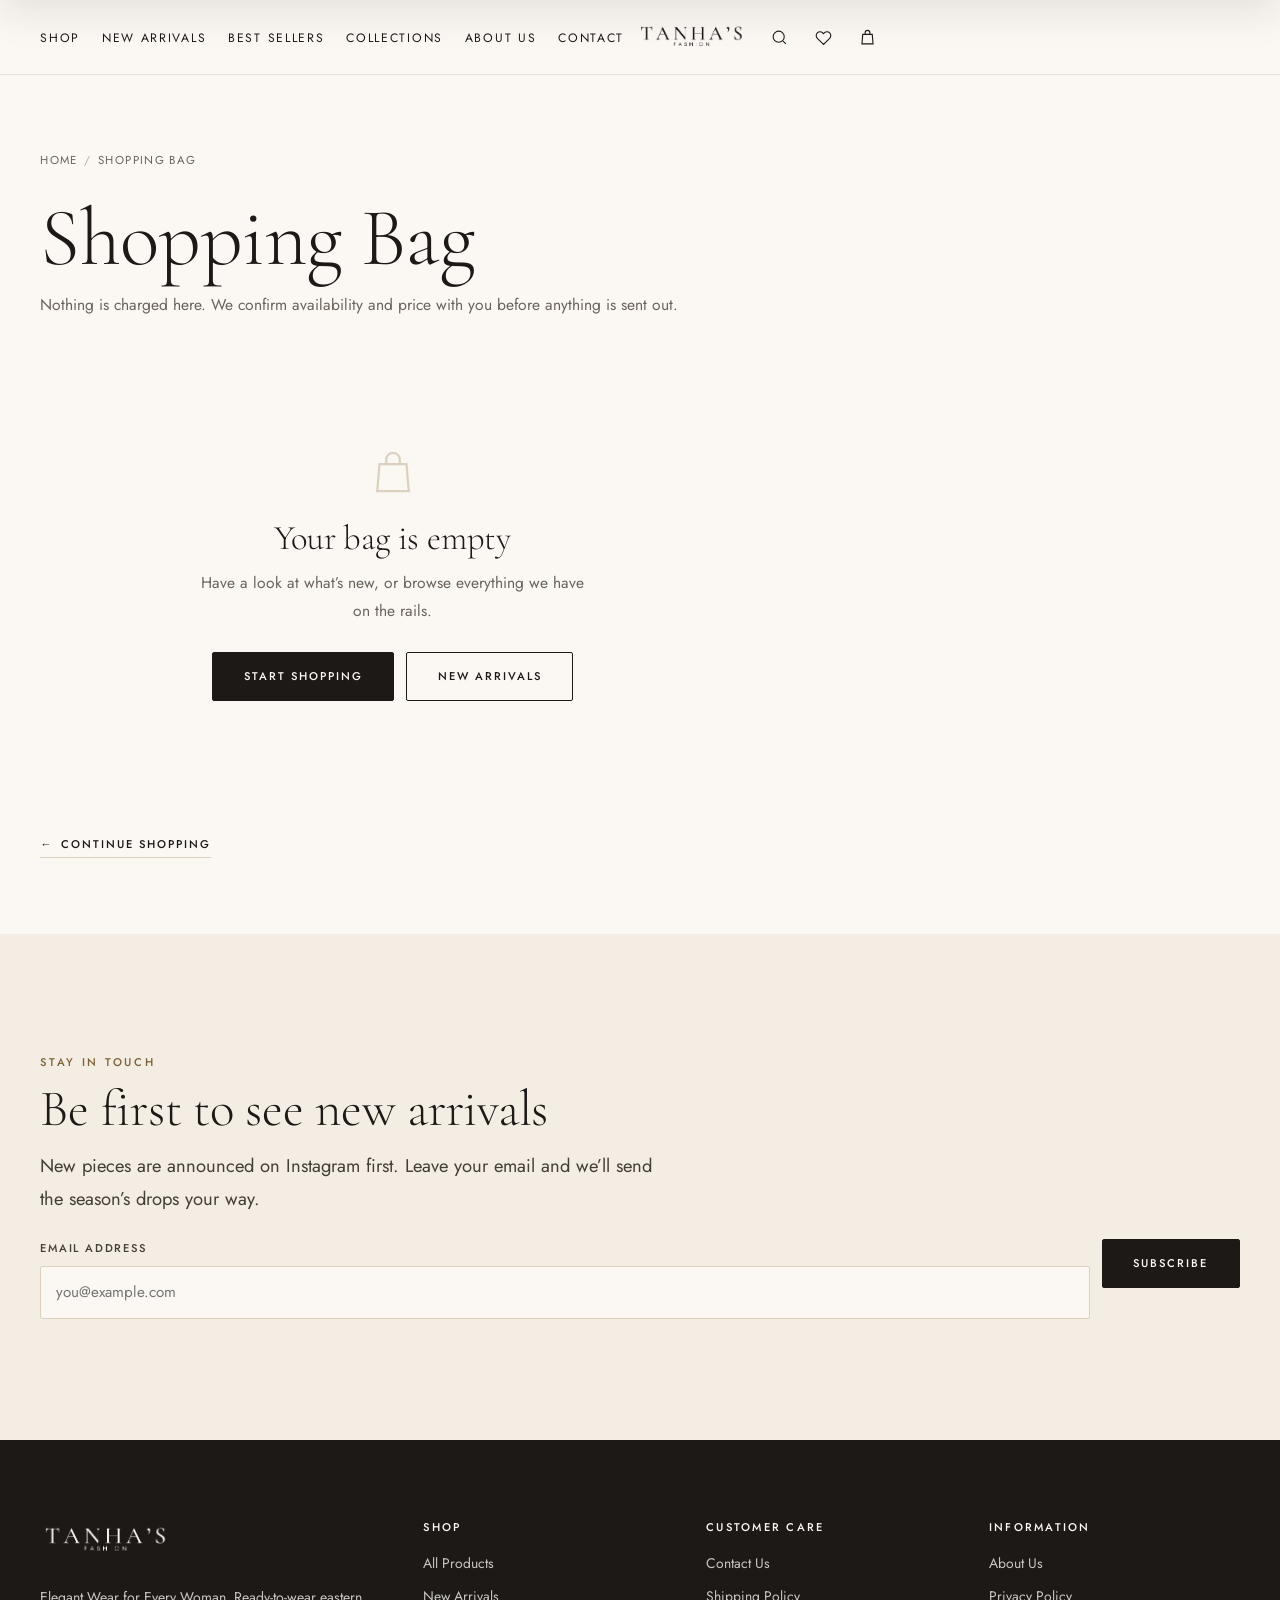
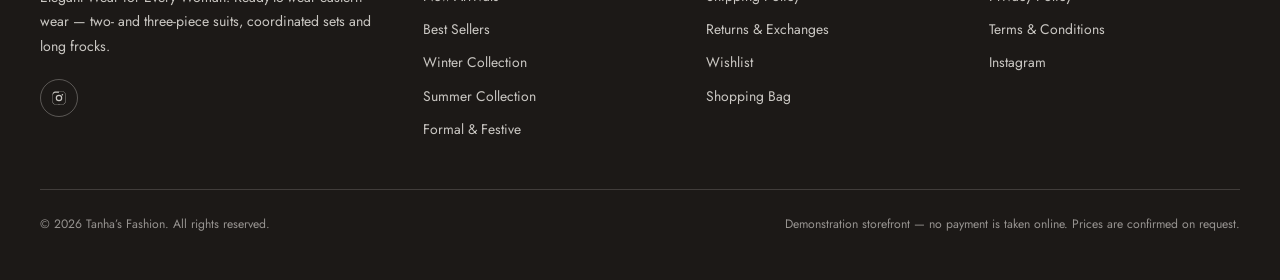
<file: cart.html>
<!DOCTYPE html>
<html lang="en" class="no-js">
<head>
<meta charset="utf-8">
<meta name="viewport" content="width=device-width, initial-scale=1">
<title>Shopping Bag — Tanha's Fashion</title>
<meta name="description" content="Review the pieces in your Tanha's Fashion shopping bag before checkout.">

<!-- ┌───────────────────────────────────────────────────────────────┐
     │ BEFORE GOING LIVE: replace YOUR-DOMAIN.com below with your     │
     │ real domain (og:url, og:image and the canonical link).         │
     └───────────────────────────────────────────────────────────────┘ -->
<link rel="canonical" href="https://YOUR-DOMAIN.com/">
<meta property="og:type" content="website">
<meta property="og:site_name" content="Tanha's Fashion">
<meta property="og:title" content="Shopping Bag — Tanha's Fashion">
<meta property="og:description" content="Review the pieces in your Tanha's Fashion shopping bag before checkout.">
<meta property="og:image" content="https://YOUR-DOMAIN.com/assets/og-image.jpg">
<meta property="og:url" content="https://YOUR-DOMAIN.com/">
<meta name="twitter:card" content="summary_large_image">
<meta name="twitter:title" content="Shopping Bag — Tanha's Fashion">
<meta name="twitter:description" content="Review the pieces in your Tanha's Fashion shopping bag before checkout.">
<meta name="twitter:image" content="https://YOUR-DOMAIN.com/assets/og-image.jpg">
<meta name="theme-color" content="#1C1917">

<link rel="icon" href="assets/favicon.svg" type="image/svg+xml">
<link rel="icon" href="assets/favicon.png" type="image/png" sizes="512x512">
<link rel="apple-touch-icon" href="assets/apple-touch-icon.png">

<link rel="preload" href="assets/fonts/jost-400-latin.woff2" as="font" type="font/woff2" crossorigin>
<link rel="preload" href="assets/fonts/cormorant-garamond-300-latin.woff2" as="font" type="font/woff2" crossorigin>
<link rel="stylesheet" href="css/fonts.css">
<link rel="stylesheet" href="css/style.css">
<link rel="stylesheet" href="css/motion.css">

</head>
<body class="">

<a class="skip-link" href="#main">Skip to content</a>

<div class="announce" id="announce" hidden>
  <span data-announce-text></span>
  <button class="announce__close" type="button" data-announce-close aria-label="Dismiss announcement"><svg viewBox="0 0 24 24" fill="none" stroke="currentColor" stroke-width="1.6" aria-hidden="true"><path d="M18 6 6 18M6 6l12 12"/></svg></button>
</div>

<header class="header" id="site-header">
  <div class="wrap header__inner">
    <button class="icon-btn menu-btn" type="button" data-menu-open aria-label="Open menu" aria-controls="drawer-nav" aria-expanded="false">
      <span class="menu-btn__bars" aria-hidden="true"><span></span><span></span><span></span></span>
    </button>

    <nav class="nav" aria-label="Main navigation">
      <ul class="nav__list">
        <li><a class="nav__link" href="shop.html">Shop</a></li>
        <li><a class="nav__link" href="shop.html?c=new-arrivals">New Arrivals</a></li>
        <li><a class="nav__link" href="shop.html?c=best-sellers">Best Sellers</a></li>
        <li><a class="nav__link" href="index.html#collections">Collections</a></li>
        <li><a class="nav__link" href="about.html">About Us</a></li>
        <li><a class="nav__link" href="contact.html">Contact</a></li>
      </ul>
    </nav>

    <a class="brand" href="index.html" aria-label="Tanha's Fashion — home">
      <img class="brand__img" src="assets/logo/logo.png" alt="Tanha's Fashion" width="538" height="165">
      <span class="brand__mark">Tanha&rsquo;s<em>Fashion</em></span>
    </a>

    <div class="actions">
      <button class="icon-btn" type="button" data-search-open aria-label="Search" aria-controls="search-panel" aria-expanded="false"><svg viewBox="0 0 24 24" fill="none" stroke="currentColor" stroke-width="1.4" aria-hidden="true"><circle cx="11" cy="11" r="7"/><path d="m20 20-3.5-3.5"/></svg></button>
      <a class="icon-btn" href="wishlist.html" aria-label="Wishlist"><svg viewBox="0 0 24 24" fill="none" stroke="currentColor" stroke-width="1.4" aria-hidden="true"><path d="M12 20.7 4.2 13a4.8 4.8 0 0 1 0-6.8 4.8 4.8 0 0 1 6.8 0l1 1 1-1a4.8 4.8 0 0 1 6.8 0 4.8 4.8 0 0 1 0 6.8Z"/></svg><span class="icon-btn__count" data-wish-count hidden>0</span></a>
      <button class="icon-btn" type="button" data-bag-open aria-label="Shopping bag" aria-controls="bag-drawer" aria-expanded="false"><svg viewBox="0 0 24 24" fill="none" stroke="currentColor" stroke-width="1.4" aria-hidden="true"><path d="M6 8h12l1 12H5L6 8Z"/><path d="M9 8V6a3 3 0 0 1 6 0v2"/></svg><span class="icon-btn__count" data-cart-count hidden>0</span></button>
    </div>
  </div>
</header>

<main id="main">

<section class="section--tight">
  <div class="wrap">
    <nav aria-label="Breadcrumb" style="margin-bottom:1.5rem">
      <ol class="crumbs">
        <li><a href="index.html">Home</a></li>
        <li><span>Shopping Bag</span></li>
      </ol>
    </nav>

    <h1 style="font-size:clamp(2rem,1.4rem+2vw,3rem);margin-bottom:.5rem">Shopping Bag</h1>
    <p class="muted" style="margin-bottom:2rem">
      Nothing is charged here. We confirm availability and price with you before anything is sent out.
    </p>

    <div class="cart-layout">
      <div>
        <div id="cart-lines" class="cart-lines"></div>
        <div id="cart-empty" class="empty-state" hidden>
          <div class="empty-state__mark"><svg viewBox="0 0 24 24" fill="none" stroke="currentColor" stroke-width="1" aria-hidden="true"><path d="M6 8h12l1 12H5L6 8Z"/><path d="M9 8V6a3 3 0 0 1 6 0v2"/></svg></div>
          <h2>Your bag is empty</h2>
          <p>Have a look at what&rsquo;s new, or browse everything we have on the rails.</p>
          <div class="btn-row" style="justify-content:center">
            <a class="btn" href="shop.html">Start shopping</a>
            <a class="btn btn--ghost" href="shop.html?c=new-arrivals">New arrivals</a>
          </div>
        </div>
        <div style="margin-top:2rem">
          <a class="link" href="shop.html"><span aria-hidden="true">&larr;</span> Continue shopping</a>
        </div>
      </div>

      <aside class="summary" id="cart-summary" aria-labelledby="sum-title">
        <h2 class="summary__title" id="sum-title">Order summary</h2>
        <div id="summary-rows"></div>
        <div class="summary__actions">
          <a class="btn btn--block" href="checkout.html">Proceed to Checkout</a>
        </div>
        <p class="summary__note" id="summary-note"></p>
      </aside>
    </div>
  </div>
</section>

</main>

<section class="section newsletter" aria-labelledby="nl-title">
  <div class="wrap">
    <div class="newsletter__inner">
      <div>
        <p class="eyebrow">Stay in touch</p>
        <h2 id="nl-title" style="margin-top:.5rem">Be first to see new arrivals</h2>
        <p class="lede" style="margin-top:.75rem">
          New pieces are announced on Instagram first. Leave your email and we&rsquo;ll send the
          season&rsquo;s drops your way.
        </p>
      </div>
      <form class="newsletter__form" id="newsletter-form" data-form="newsletter" novalidate>
        <div class="field">
          <label class="field__label" for="nl-email">Email address</label>
          <input class="field__input" id="nl-email" name="email" type="email" inputmode="email"
                 autocomplete="email" placeholder="you@example.com" required
                 aria-describedby="nl-email-err">
          <span class="field__error" id="nl-email-err">Please enter a valid email address.</span>
        </div>
        <button class="btn" type="submit">Subscribe</button>
      </form>
      <p class="form-status" id="newsletter-status" hidden></p>
    </div>
  </div>
</section>


<footer class="footer">
  <div class="wrap">
    <div class="footer__grid">
      <div class="footer__brand">
        <a class="brand" href="index.html" aria-label="Tanha's Fashion — home">
          <img class="brand__img" src="assets/logo/logo-light.png" alt="Tanha's Fashion" width="538" height="165">
          <span class="brand__mark">Tanha&rsquo;s<em>Fashion</em></span>
        </a>
        <p class="footer__tag">
          <span data-brand-tagline>Elegant Wear for Every Woman</span>.
          Ready-to-wear eastern wear — two- and three-piece suits, coordinated sets and long frocks.
        </p>
        <div class="footer__social">
          <a href="https://www.instagram.com/tanhas.fashion/" target="_blank" rel="noopener noreferrer" aria-label="Tanha's Fashion on Instagram"><svg viewBox="0 0 24 24" aria-hidden="true"><path d="M12 2.2c3.2 0 3.6 0 4.9.07 1.2.05 1.8.25 2.2.42.6.22 1 .48 1.4.9.4.4.7.8.9 1.4.2.4.4 1 .4 2.2.1 1.3.1 1.7.1 4.9s0 3.6-.1 4.9c0 1.2-.2 1.8-.4 2.2-.2.6-.5 1-.9 1.4-.4.4-.8.7-1.4.9-.4.2-1 .4-2.2.4-1.3.1-1.7.1-4.9.1s-3.6 0-4.9-.1c-1.2 0-1.8-.2-2.2-.4-.6-.2-1-.5-1.4-.9-.4-.4-.7-.8-.9-1.4-.2-.4-.4-1-.4-2.2C2.2 15.6 2.2 15.2 2.2 12s0-3.6.1-4.9c0-1.2.2-1.8.4-2.2.2-.6.5-1 .9-1.4.4-.4.8-.7 1.4-.9.4-.2 1-.4 2.2-.4C8.4 2.2 8.8 2.2 12 2.2Zm0 1.8c-3.1 0-3.5 0-4.7.07-1.1.05-1.7.23-2.1.39-.5.2-.9.44-1.3.83-.4.4-.63.8-.83 1.3-.16.4-.34 1-.39 2.1C2.6 8.5 2.6 8.9 2.6 12s0 3.5.07 4.7c.05 1.1.23 1.7.39 2.1.2.5.44.9.83 1.3.4.4.8.63 1.3.83.4.16 1 .34 2.1.39 1.2.07 1.6.07 4.7.07s3.5 0 4.7-.07c1.1-.05 1.7-.23 2.1-.39.5-.2.9-.44 1.3-.83.4-.4.63-.8.83-1.3.16-.4.34-1 .39-2.1.07-1.2.07-1.6.07-4.7s0-3.5-.07-4.7c-.05-1.1-.23-1.7-.39-2.1-.2-.5-.44-.9-.83-1.3-.4-.4-.8-.63-1.3-.83-.4-.16-1-.34-2.1-.39-1.2-.07-1.6-.07-4.7-.07Zm0 3.1a4.9 4.9 0 1 1 0 9.8 4.9 4.9 0 0 1 0-9.8Zm0 1.8a3.1 3.1 0 1 0 0 6.2 3.1 3.1 0 0 0 0-6.2Zm5.1-2.9a1.15 1.15 0 1 1 0 2.3 1.15 1.15 0 0 1 0-2.3Z"/></svg></a>
          <a href="https://wa.me/" data-brand-whatsapp hidden target="_blank" rel="noopener noreferrer" aria-label="Message Tanha's Fashion on WhatsApp"><svg viewBox="0 0 24 24" aria-hidden="true"><path d="M12 2a10 10 0 0 0-8.6 15.1L2 22l5-1.3A10 10 0 1 0 12 2Zm0 1.8a8.2 8.2 0 1 1 0 16.4c-1.4 0-2.7-.35-3.85-1L4.6 20l.8-2.45A8.2 8.2 0 0 1 12 3.8Zm-3.1 4.3c.2 0 .35.03.45.07.15.05.3.25.45.55l.55 1.2c.1.25.05.45-.1.7l-.3.4c-.1.15-.15.25-.05.45.45.85 1.15 1.5 2 1.9.2.1.35.05.5-.05l.5-.55c.15-.2.35-.25.6-.15l1.2.5c.25.1.4.2.45.35.05.15 0 .5-.2.9-.2.4-.55.65-.95.7-.3.05-1.05.1-2.4-.55-1.6-.8-2.65-2.4-2.8-2.75-.15-.35-.8-1.6-.8-3 0-1.4.7-2.1 1-2.4.2-.2.5-.35.8-.35Z"/></svg></a>
        </div>
      </div>

      <div class="footer__col">
        <h4>Shop</h4>
        <ul class="footer__list">
          <li><a href="shop.html">All Products</a></li>
          <li><a href="shop.html?c=new-arrivals">New Arrivals</a></li>
          <li><a href="shop.html?c=best-sellers">Best Sellers</a></li>
          <li><a href="shop.html?c=winter-collection">Winter Collection</a></li>
          <li><a href="shop.html?c=summer-collection">Summer Collection</a></li>
          <li><a href="shop.html?c=formal-wear">Formal &amp; Festive</a></li>
        </ul>
      </div>

      <div class="footer__col">
        <h4>Customer Care</h4>
        <ul class="footer__list">
          <li><a href="contact.html">Contact Us</a></li>
          <li><a href="policies/shipping.html">Shipping Policy</a></li>
          <li><a href="policies/returns.html">Returns &amp; Exchanges</a></li>
          <li><a href="wishlist.html">Wishlist</a></li>
          <li><a href="cart.html">Shopping Bag</a></li>
        </ul>
      </div>

      <div class="footer__col">
        <h4>Information</h4>
        <ul class="footer__list">
          <li><a href="about.html">About Us</a></li>
          <li><a href="policies/privacy.html">Privacy Policy</a></li>
          <li><a href="policies/terms.html">Terms &amp; Conditions</a></li>
          <li><a href="https://www.instagram.com/tanhas.fashion/" target="_blank" rel="noopener noreferrer">Instagram</a></li>
        </ul>
      </div>
    </div>

    <div class="footer__bottom">
      <p>&copy; <span data-year>2026</span> Tanha&rsquo;s Fashion. All rights reserved.</p>
      <!-- REMOVE THIS LINE once a real payment provider is connected: -->
      <p>Demonstration storefront — no payment is taken online. Prices are confirmed on request.</p>
    </div>
  </div>
</footer>


<!-- ============ mobile navigation drawer ============ -->
<div class="drawer-nav" id="drawer-nav" aria-hidden="true" aria-label="Menu">
  <div class="drawer-nav__head">
    <span class="eyebrow">Menu</span>
    <button class="icon-btn" type="button" data-drawer-close data-autofocus aria-label="Close menu"><svg viewBox="0 0 24 24" fill="none" stroke="currentColor" stroke-width="1.6" aria-hidden="true"><path d="M18 6 6 18M6 6l12 12"/></svg></button>
  </div>
  <div class="drawer-nav__body">
    <a class="drawer-nav__link" href="shop.html">Shop All</a>
    <a class="drawer-nav__link" href="shop.html?c=new-arrivals">New Arrivals</a>
    <a class="drawer-nav__link" href="shop.html?c=best-sellers">Best Sellers</a>
    <a class="drawer-nav__link" href="index.html#collections">Collections</a>
    <a class="drawer-nav__link" href="shop.html?c=winter-collection">Winter Collection</a>
    <a class="drawer-nav__link" href="shop.html?c=summer-collection">Summer Collection</a>
    <a class="drawer-nav__link" href="about.html">About Us</a>
    <a class="drawer-nav__link" href="contact.html">Contact</a>
    <a class="drawer-nav__link" href="wishlist.html">Wishlist</a>
    <div class="drawer-nav__foot">
      <a class="link" href="https://www.instagram.com/tanhas.fashion/" target="_blank" rel="noopener noreferrer">Follow on Instagram <span class="link__arrow">&rarr;</span></a>
    </div>
  </div>
</div>

<!-- ============ shopping bag drawer ============ -->
<div class="bag-drawer" id="bag-drawer" aria-hidden="true" aria-label="Shopping bag">
  <div class="bag-drawer__head">
    <span class="bag-drawer__title">Your Bag</span>
    <button class="icon-btn" type="button" data-drawer-close data-autofocus aria-label="Close bag"><svg viewBox="0 0 24 24" fill="none" stroke="currentColor" stroke-width="1.6" aria-hidden="true"><path d="M18 6 6 18M6 6l12 12"/></svg></button>
  </div>
  <div class="bag-drawer__body" id="bag-drawer-body"></div>
  <div class="bag-drawer__foot" id="bag-drawer-foot" hidden>
    <a class="btn btn--ghost btn--block" href="cart.html">View Bag</a>
    <a class="btn btn--block" href="checkout.html">Checkout</a>
  </div>
</div>

<!-- ============ search panel ============ -->
<div class="search-panel" id="search-panel" aria-hidden="true">
  <div class="wrap search-panel__inner">
    <form class="search-form" role="search" onsubmit="return false;">
      <label class="sr-only" for="search-input">Search for a piece</label>
      <input id="search-input" type="search" placeholder="Search — try &ldquo;linen&rdquo;, &ldquo;sheesha silk&rdquo;, &ldquo;frock&rdquo;" autocomplete="off">
      <button class="icon-btn" type="button" data-search-close aria-label="Close search"><svg viewBox="0 0 24 24" fill="none" stroke="currentColor" stroke-width="1.6" aria-hidden="true"><path d="M18 6 6 18M6 6l12 12"/></svg></button>
    </form>
    <div class="search-results" id="search-results"></div>
  </div>
</div>

<div class="scrim" id="scrim" hidden-until-open></div>

<!-- ============ quick view modal (populated by JS) ============ -->
<div class="modal" id="quickview" aria-hidden="true" role="dialog" aria-modal="true"></div>

<!-- ============ toasts ============ -->
<div class="toasts" role="status" aria-live="polite"></div>

<button class="to-top" id="to-top" type="button" aria-label="Back to top"><svg viewBox="0 0 24 24" fill="none" stroke="currentColor" stroke-width="1.6" aria-hidden="true"><path d="M12 19V5M5 12l7-7 7 7"/></svg></button>

<!-- ============ scroll progress ============ -->
<div class="scroll-progress" aria-hidden="true"><span id="scroll-progress-bar"></span></div>

<!-- ============ mobile tab bar (thumb-reachable navigation) ============ -->
<nav class="tabbar" aria-label="Quick navigation">
  <a class="tabbar__item" href="shop.html" data-tab="shop">
    <span class="tabbar__ico" aria-hidden="true"><svg viewBox="0 0 24 24" fill="none" stroke="currentColor" stroke-width="1.4" aria-hidden="true"><rect x="3.5" y="3.5" width="7" height="7"/><rect x="13.5" y="3.5" width="7" height="7"/><rect x="3.5" y="13.5" width="7" height="7"/><rect x="13.5" y="13.5" width="7" height="7"/></svg></span>
    <span class="tabbar__label">Shop</span>
  </a>
  <button class="tabbar__item" type="button" data-search-open aria-label="Search">
    <span class="tabbar__ico" aria-hidden="true"><svg viewBox="0 0 24 24" fill="none" stroke="currentColor" stroke-width="1.4" aria-hidden="true"><circle cx="11" cy="11" r="7"/><path d="m20 20-3.5-3.5"/></svg></span>
    <span class="tabbar__label">Search</span>
  </button>
  <a class="tabbar__item" href="wishlist.html" data-tab="wishlist">
    <span class="tabbar__ico" aria-hidden="true"><svg viewBox="0 0 24 24" fill="none" stroke="currentColor" stroke-width="1.4" aria-hidden="true"><path d="M12 20.7 4.2 13a4.8 4.8 0 0 1 0-6.8 4.8 4.8 0 0 1 6.8 0l1 1 1-1a4.8 4.8 0 0 1 6.8 0 4.8 4.8 0 0 1 0 6.8Z"/></svg></span>
    <span class="tabbar__label">Saved</span>
    <span class="tabbar__badge" data-wish-count hidden>0</span>
  </a>
  <button class="tabbar__item" type="button" data-bag-open aria-label="Shopping bag">
    <span class="tabbar__ico" aria-hidden="true"><svg viewBox="0 0 24 24" fill="none" stroke="currentColor" stroke-width="1.4" aria-hidden="true"><path d="M6 8h12l1 12H5L6 8Z"/><path d="M9 8V6a3 3 0 0 1 6 0v2"/></svg></span>
    <span class="tabbar__label">Bag</span>
    <span class="tabbar__badge" data-cart-count hidden>0</span>
  </button>
  <button class="tabbar__item" type="button" data-menu-open aria-label="Menu">
    <span class="tabbar__ico" aria-hidden="true"><svg viewBox="0 0 24 24" fill="none" stroke="currentColor" stroke-width="1.5" aria-hidden="true"><path d="M4 7h16M4 12h16M4 17h10"/></svg></span>
    <span class="tabbar__label">Menu</span>
  </button>
</nav>

<script src="js/products.js"></script>
<script src="js/main.js"></script>
<script src="js/motion.js"></script>
<script src="js/forms.js"></script>
<script src="js/cart.js"></script>
</body>
</html>
</file>
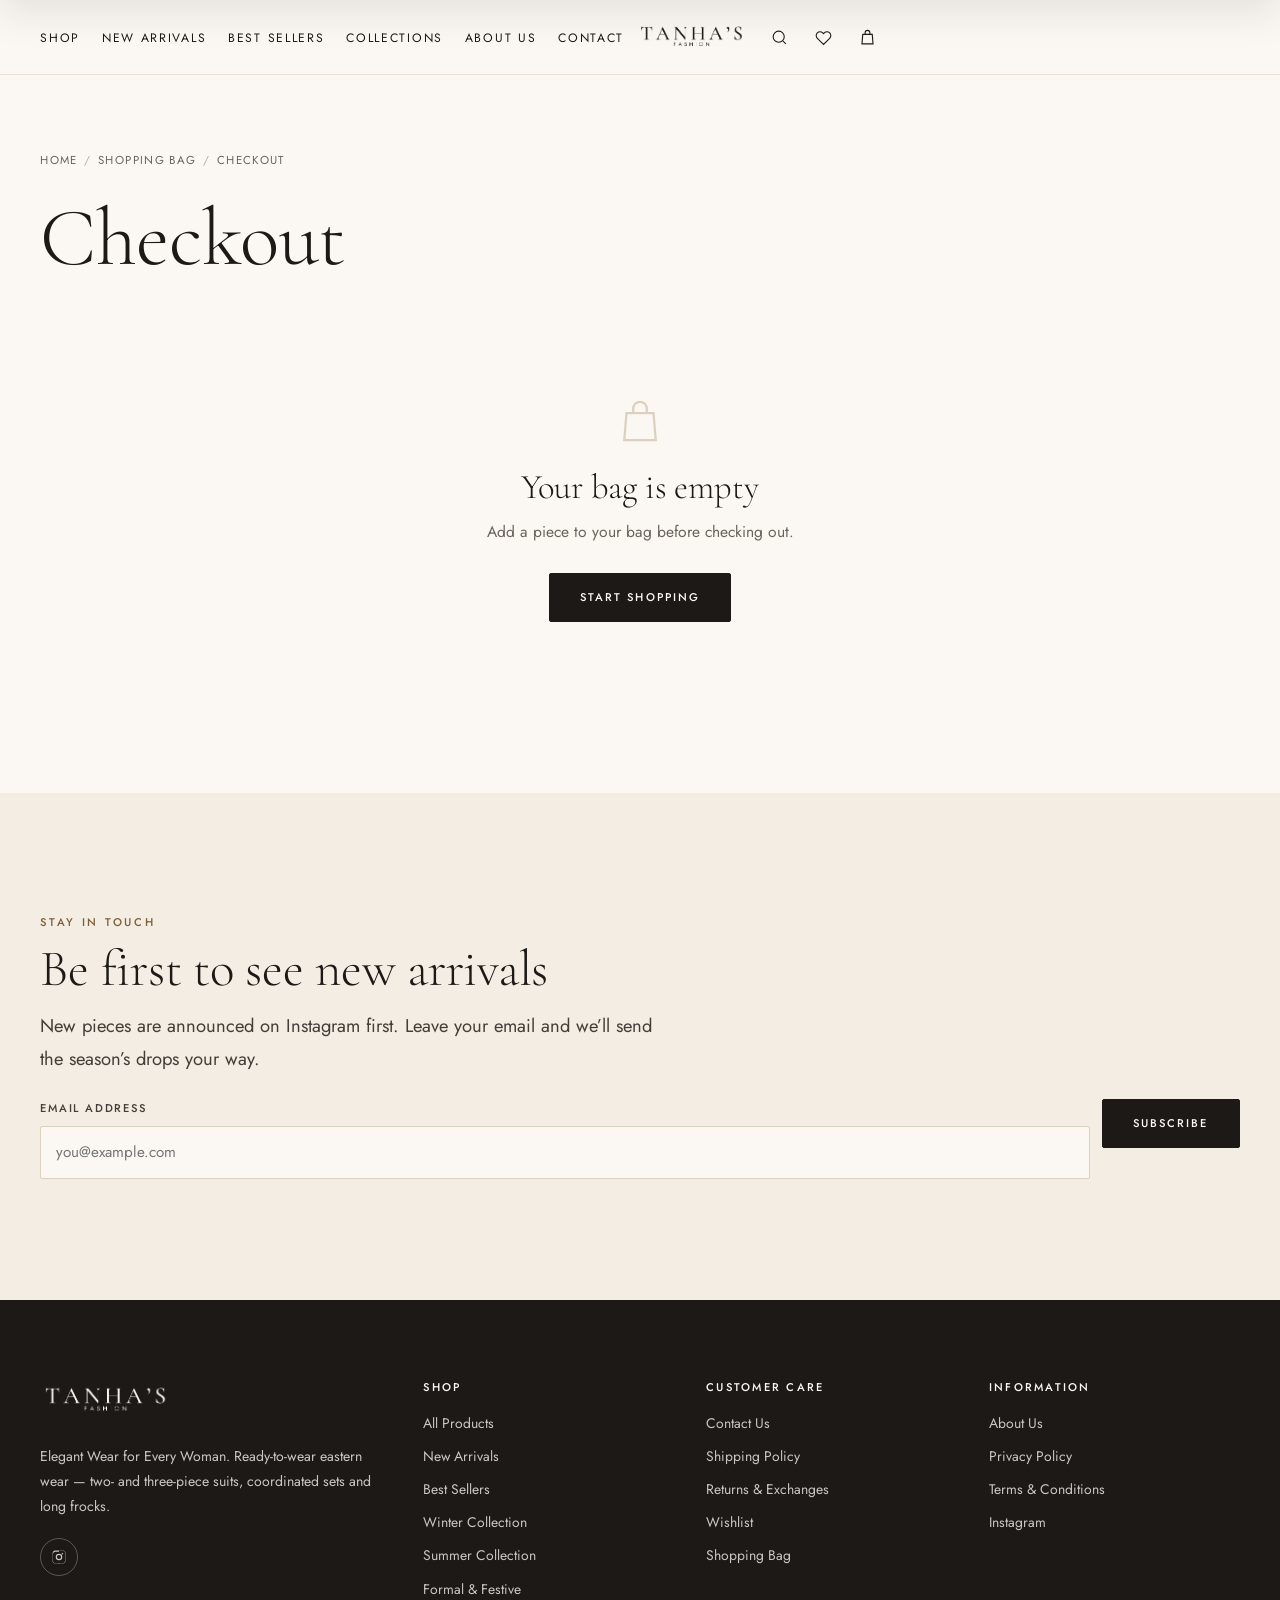
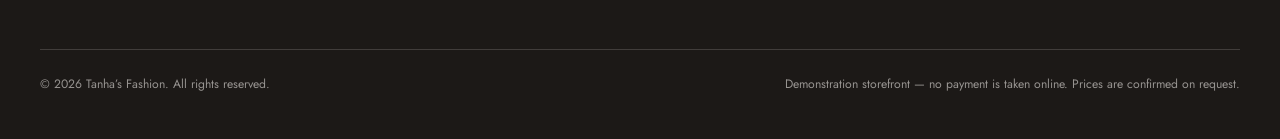
<file: checkout.html>
<!DOCTYPE html>
<html lang="en" class="no-js">
<head>
<meta charset="utf-8">
<meta name="viewport" content="width=device-width, initial-scale=1">
<title>Checkout — Tanha's Fashion</title>
<meta name="description" content="Complete your Tanha's Fashion order request. Demonstration checkout — no payment is taken online.">

<!-- ┌───────────────────────────────────────────────────────────────┐
     │ BEFORE GOING LIVE: replace YOUR-DOMAIN.com below with your     │
     │ real domain (og:url, og:image and the canonical link).         │
     └───────────────────────────────────────────────────────────────┘ -->
<link rel="canonical" href="https://YOUR-DOMAIN.com/">
<meta property="og:type" content="website">
<meta property="og:site_name" content="Tanha's Fashion">
<meta property="og:title" content="Checkout — Tanha's Fashion">
<meta property="og:description" content="Complete your Tanha's Fashion order request. Demonstration checkout — no payment is taken online.">
<meta property="og:image" content="https://YOUR-DOMAIN.com/assets/og-image.jpg">
<meta property="og:url" content="https://YOUR-DOMAIN.com/">
<meta name="twitter:card" content="summary_large_image">
<meta name="twitter:title" content="Checkout — Tanha's Fashion">
<meta name="twitter:description" content="Complete your Tanha's Fashion order request. Demonstration checkout — no payment is taken online.">
<meta name="twitter:image" content="https://YOUR-DOMAIN.com/assets/og-image.jpg">
<meta name="theme-color" content="#1C1917">

<link rel="icon" href="assets/favicon.svg" type="image/svg+xml">
<link rel="icon" href="assets/favicon.png" type="image/png" sizes="512x512">
<link rel="apple-touch-icon" href="assets/apple-touch-icon.png">

<link rel="preload" href="assets/fonts/jost-400-latin.woff2" as="font" type="font/woff2" crossorigin>
<link rel="preload" href="assets/fonts/cormorant-garamond-300-latin.woff2" as="font" type="font/woff2" crossorigin>
<link rel="stylesheet" href="css/fonts.css">
<link rel="stylesheet" href="css/style.css">
<link rel="stylesheet" href="css/motion.css">

</head>
<body class="">

<a class="skip-link" href="#main">Skip to content</a>

<div class="announce" id="announce" hidden>
  <span data-announce-text></span>
  <button class="announce__close" type="button" data-announce-close aria-label="Dismiss announcement"><svg viewBox="0 0 24 24" fill="none" stroke="currentColor" stroke-width="1.6" aria-hidden="true"><path d="M18 6 6 18M6 6l12 12"/></svg></button>
</div>

<header class="header" id="site-header">
  <div class="wrap header__inner">
    <button class="icon-btn menu-btn" type="button" data-menu-open aria-label="Open menu" aria-controls="drawer-nav" aria-expanded="false">
      <span class="menu-btn__bars" aria-hidden="true"><span></span><span></span><span></span></span>
    </button>

    <nav class="nav" aria-label="Main navigation">
      <ul class="nav__list">
        <li><a class="nav__link" href="shop.html">Shop</a></li>
        <li><a class="nav__link" href="shop.html?c=new-arrivals">New Arrivals</a></li>
        <li><a class="nav__link" href="shop.html?c=best-sellers">Best Sellers</a></li>
        <li><a class="nav__link" href="index.html#collections">Collections</a></li>
        <li><a class="nav__link" href="about.html">About Us</a></li>
        <li><a class="nav__link" href="contact.html">Contact</a></li>
      </ul>
    </nav>

    <a class="brand" href="index.html" aria-label="Tanha's Fashion — home">
      <img class="brand__img" src="assets/logo/logo.png" alt="Tanha's Fashion" width="538" height="165">
      <span class="brand__mark">Tanha&rsquo;s<em>Fashion</em></span>
    </a>

    <div class="actions">
      <button class="icon-btn" type="button" data-search-open aria-label="Search" aria-controls="search-panel" aria-expanded="false"><svg viewBox="0 0 24 24" fill="none" stroke="currentColor" stroke-width="1.4" aria-hidden="true"><circle cx="11" cy="11" r="7"/><path d="m20 20-3.5-3.5"/></svg></button>
      <a class="icon-btn" href="wishlist.html" aria-label="Wishlist"><svg viewBox="0 0 24 24" fill="none" stroke="currentColor" stroke-width="1.4" aria-hidden="true"><path d="M12 20.7 4.2 13a4.8 4.8 0 0 1 0-6.8 4.8 4.8 0 0 1 6.8 0l1 1 1-1a4.8 4.8 0 0 1 6.8 0 4.8 4.8 0 0 1 0 6.8Z"/></svg><span class="icon-btn__count" data-wish-count hidden>0</span></a>
      <button class="icon-btn" type="button" data-bag-open aria-label="Shopping bag" aria-controls="bag-drawer" aria-expanded="false"><svg viewBox="0 0 24 24" fill="none" stroke="currentColor" stroke-width="1.4" aria-hidden="true"><path d="M6 8h12l1 12H5L6 8Z"/><path d="M9 8V6a3 3 0 0 1 6 0v2"/></svg><span class="icon-btn__count" data-cart-count hidden>0</span></button>
    </div>
  </div>
</header>

<main id="main">

<section class="section--tight">
  <div class="wrap">
    <nav aria-label="Breadcrumb" style="margin-bottom:1.5rem">
      <ol class="crumbs">
        <li><a href="index.html">Home</a></li>
        <li><a href="cart.html">Shopping Bag</a></li>
        <li><span>Checkout</span></li>
      </ol>
    </nav>

    <div id="checkout-wrap">
      <h1 style="font-size:clamp(2rem,1.4rem+2vw,3rem);margin-bottom:1rem">Checkout</h1>

      <div class="notice" id="demo-notice" style="margin-bottom:2rem">
        <strong>This is a demonstration checkout.</strong>
        No payment is taken and no card details are collected or stored anywhere. Submitting this
        form prepares an order request in your browser only. To take real orders, connect a payment
        provider (Stripe, PayPal, JazzCash, Easypaisa) and an order-processing backend — see
        <code>README.md</code> for the integration point.
      </div>

      <div id="checkout-empty" class="empty-state" hidden>
        <div class="empty-state__mark"><svg viewBox="0 0 24 24" fill="none" stroke="currentColor" stroke-width="1" aria-hidden="true"><path d="M6 8h12l1 12H5L6 8Z"/><path d="M9 8V6a3 3 0 0 1 6 0v2"/></svg></div>
        <h2>Your bag is empty</h2>
        <p>Add a piece to your bag before checking out.</p>
        <a class="btn" href="shop.html">Start shopping</a>
      </div>

      <div class="checkout-layout" id="checkout-layout">
        <!-- ---------------- form ---------------- -->
        <form class="checkout-form" id="checkout-form" data-form="checkout" novalidate>
          <div class="checkout-block" style="border-top:0;padding-top:0">
            <h2 class="checkout-block__title">Contact details</h2>
            <div class="field-row field-row--2">
              <div class="field">
                <label class="field__label" for="co-name">Full name <span class="req" aria-hidden="true">*</span></label>
                <input class="field__input" id="co-name" name="name" type="text" autocomplete="name" required aria-describedby="co-name-err">
                <span class="field__error" id="co-name-err">Please enter your full name.</span>
              </div>
              <div class="field">
                <label class="field__label" for="co-email">Email address <span class="req" aria-hidden="true">*</span></label>
                <input class="field__input" id="co-email" name="email" type="email" inputmode="email" autocomplete="email" required aria-describedby="co-email-err">
                <span class="field__error" id="co-email-err">Please enter a valid email address.</span>
              </div>
            </div>
            <div class="field">
              <label class="field__label" for="co-phone">Phone number <span class="req" aria-hidden="true">*</span></label>
              <input class="field__input" id="co-phone" name="phone" type="tel" inputmode="tel" autocomplete="tel" required aria-describedby="co-phone-err">
              <span class="field__error" id="co-phone-err">Please enter a contact number (at least 7 digits).</span>
            </div>
          </div>

          <div class="checkout-block">
            <h2 class="checkout-block__title">Delivery address</h2>
            <div class="field">
              <label class="field__label" for="co-address">Delivery address <span class="req" aria-hidden="true">*</span></label>
              <input class="field__input" id="co-address" name="address" type="text" autocomplete="street-address" required aria-describedby="co-address-err">
              <span class="field__error" id="co-address-err">Please enter your delivery address.</span>
            </div>
            <div class="field-row field-row--2">
              <div class="field">
                <label class="field__label" for="co-city">City <span class="req" aria-hidden="true">*</span></label>
                <input class="field__input" id="co-city" name="city" type="text" autocomplete="address-level2" required aria-describedby="co-city-err">
                <span class="field__error" id="co-city-err">Please enter your city.</span>
              </div>
              <div class="field">
                <label class="field__label" for="co-postcode">Postcode</label>
                <input class="field__input" id="co-postcode" name="postcode" type="text" autocomplete="postal-code">
              </div>
            </div>
            <div class="field">
              <label class="field__label" for="co-notes">Delivery notes</label>
              <textarea class="field__textarea" id="co-notes" name="notes" placeholder="Landmark, preferred delivery time, anything else we should know."></textarea>
            </div>
          </div>

          <div class="checkout-block">
            <h2 class="checkout-block__title">Delivery method</h2>
            <div class="pay-options" id="delivery-options"></div>
          </div>

          <div class="checkout-block">
            <h2 class="checkout-block__title">Payment method</h2>
            <div class="notice" style="margin-bottom:.5rem">
              Card details are never entered on this site. Pick how you would like to pay and we
              will confirm the payment step with you directly.
            </div>
            <div class="pay-options" id="payment-options"></div>
            <span class="field__error" id="co-payment-err">Please choose a payment method.</span>
          </div>

          <div class="field">
            <label class="choice">
              <input type="checkbox" id="co-terms" name="terms" required>
              <span class="choice__box" aria-hidden="true"></span>
              <span>I have read and agree to the
                <a href="policies/terms.html" target="_blank" rel="noopener">terms &amp; conditions</a> and
                <a href="policies/privacy.html" target="_blank" rel="noopener">privacy policy</a>.</span>
            </label>
            <span class="field__error" id="co-terms-err">Please accept the terms and conditions.</span>
          </div>

          <button class="btn btn--block" type="submit" style="margin-top:1.25rem">Place Order Request</button>
          <p class="form-note" style="margin-top:.85rem">
            Submitting creates an order request in this browser. No payment is processed.
          </p>
          <p class="form-status" id="checkout-status" hidden></p>
        </form>

        <!-- ---------------- summary ---------------- -->
        <aside class="checkout__aside">
          <div class="summary">
            <h2 class="summary__title">Order summary</h2>
            <div class="order-lines" id="order-lines"></div>
            <div id="order-totals"></div>
            <p class="summary__note">
              Prices are confirmed with you before dispatch. Delivery charges are set in
              <code>js/products.js</code> under <code>BRAND.delivery</code>.
            </p>
          </div>
        </aside>
      </div>
    </div>

    <!-- ---------------- confirmation ---------------- -->
    <div id="confirmation" hidden>
      <div class="confirmation">
        <div class="confirmation__mark" aria-hidden="true">
          <svg viewBox="0 0 24 24"><path d="M20 6 9 17l-5-5"/></svg>
        </div>
        <p class="eyebrow">Order request received</p>
        <h2 style="margin:.6rem 0 1rem">Thank you — we have your order</h2>
        <p class="muted" id="confirm-copy"></p>
        <p class="confirmation__ref" id="confirm-ref"></p>

        <div class="btn-row" style="justify-content:center;margin-top:2rem" id="confirm-actions"></div>

        <div class="notice" style="margin-top:2.5rem;text-align:left">
          <strong>No payment has been taken.</strong>
          This is a demonstration storefront. Your order request has been saved in this browser and
          is not visible to Tanha&rsquo;s Fashion until a checkout backend is connected.
        </div>

        <div style="margin-top:2rem">
          <a class="link" href="shop.html">Continue shopping <span class="link__arrow" aria-hidden="true">&rarr;</span></a>
        </div>
      </div>
    </div>
  </div>
</section>

</main>

<section class="section newsletter" aria-labelledby="nl-title">
  <div class="wrap">
    <div class="newsletter__inner">
      <div>
        <p class="eyebrow">Stay in touch</p>
        <h2 id="nl-title" style="margin-top:.5rem">Be first to see new arrivals</h2>
        <p class="lede" style="margin-top:.75rem">
          New pieces are announced on Instagram first. Leave your email and we&rsquo;ll send the
          season&rsquo;s drops your way.
        </p>
      </div>
      <form class="newsletter__form" id="newsletter-form" data-form="newsletter" novalidate>
        <div class="field">
          <label class="field__label" for="nl-email">Email address</label>
          <input class="field__input" id="nl-email" name="email" type="email" inputmode="email"
                 autocomplete="email" placeholder="you@example.com" required
                 aria-describedby="nl-email-err">
          <span class="field__error" id="nl-email-err">Please enter a valid email address.</span>
        </div>
        <button class="btn" type="submit">Subscribe</button>
      </form>
      <p class="form-status" id="newsletter-status" hidden></p>
    </div>
  </div>
</section>


<footer class="footer">
  <div class="wrap">
    <div class="footer__grid">
      <div class="footer__brand">
        <a class="brand" href="index.html" aria-label="Tanha's Fashion — home">
          <img class="brand__img" src="assets/logo/logo-light.png" alt="Tanha's Fashion" width="538" height="165">
          <span class="brand__mark">Tanha&rsquo;s<em>Fashion</em></span>
        </a>
        <p class="footer__tag">
          <span data-brand-tagline>Elegant Wear for Every Woman</span>.
          Ready-to-wear eastern wear — two- and three-piece suits, coordinated sets and long frocks.
        </p>
        <div class="footer__social">
          <a href="https://www.instagram.com/tanhas.fashion/" target="_blank" rel="noopener noreferrer" aria-label="Tanha's Fashion on Instagram"><svg viewBox="0 0 24 24" aria-hidden="true"><path d="M12 2.2c3.2 0 3.6 0 4.9.07 1.2.05 1.8.25 2.2.42.6.22 1 .48 1.4.9.4.4.7.8.9 1.4.2.4.4 1 .4 2.2.1 1.3.1 1.7.1 4.9s0 3.6-.1 4.9c0 1.2-.2 1.8-.4 2.2-.2.6-.5 1-.9 1.4-.4.4-.8.7-1.4.9-.4.2-1 .4-2.2.4-1.3.1-1.7.1-4.9.1s-3.6 0-4.9-.1c-1.2 0-1.8-.2-2.2-.4-.6-.2-1-.5-1.4-.9-.4-.4-.7-.8-.9-1.4-.2-.4-.4-1-.4-2.2C2.2 15.6 2.2 15.2 2.2 12s0-3.6.1-4.9c0-1.2.2-1.8.4-2.2.2-.6.5-1 .9-1.4.4-.4.8-.7 1.4-.9.4-.2 1-.4 2.2-.4C8.4 2.2 8.8 2.2 12 2.2Zm0 1.8c-3.1 0-3.5 0-4.7.07-1.1.05-1.7.23-2.1.39-.5.2-.9.44-1.3.83-.4.4-.63.8-.83 1.3-.16.4-.34 1-.39 2.1C2.6 8.5 2.6 8.9 2.6 12s0 3.5.07 4.7c.05 1.1.23 1.7.39 2.1.2.5.44.9.83 1.3.4.4.8.63 1.3.83.4.16 1 .34 2.1.39 1.2.07 1.6.07 4.7.07s3.5 0 4.7-.07c1.1-.05 1.7-.23 2.1-.39.5-.2.9-.44 1.3-.83.4-.4.63-.8.83-1.3.16-.4.34-1 .39-2.1.07-1.2.07-1.6.07-4.7s0-3.5-.07-4.7c-.05-1.1-.23-1.7-.39-2.1-.2-.5-.44-.9-.83-1.3-.4-.4-.8-.63-1.3-.83-.4-.16-1-.34-2.1-.39-1.2-.07-1.6-.07-4.7-.07Zm0 3.1a4.9 4.9 0 1 1 0 9.8 4.9 4.9 0 0 1 0-9.8Zm0 1.8a3.1 3.1 0 1 0 0 6.2 3.1 3.1 0 0 0 0-6.2Zm5.1-2.9a1.15 1.15 0 1 1 0 2.3 1.15 1.15 0 0 1 0-2.3Z"/></svg></a>
          <a href="https://wa.me/" data-brand-whatsapp hidden target="_blank" rel="noopener noreferrer" aria-label="Message Tanha's Fashion on WhatsApp"><svg viewBox="0 0 24 24" aria-hidden="true"><path d="M12 2a10 10 0 0 0-8.6 15.1L2 22l5-1.3A10 10 0 1 0 12 2Zm0 1.8a8.2 8.2 0 1 1 0 16.4c-1.4 0-2.7-.35-3.85-1L4.6 20l.8-2.45A8.2 8.2 0 0 1 12 3.8Zm-3.1 4.3c.2 0 .35.03.45.07.15.05.3.25.45.55l.55 1.2c.1.25.05.45-.1.7l-.3.4c-.1.15-.15.25-.05.45.45.85 1.15 1.5 2 1.9.2.1.35.05.5-.05l.5-.55c.15-.2.35-.25.6-.15l1.2.5c.25.1.4.2.45.35.05.15 0 .5-.2.9-.2.4-.55.65-.95.7-.3.05-1.05.1-2.4-.55-1.6-.8-2.65-2.4-2.8-2.75-.15-.35-.8-1.6-.8-3 0-1.4.7-2.1 1-2.4.2-.2.5-.35.8-.35Z"/></svg></a>
        </div>
      </div>

      <div class="footer__col">
        <h4>Shop</h4>
        <ul class="footer__list">
          <li><a href="shop.html">All Products</a></li>
          <li><a href="shop.html?c=new-arrivals">New Arrivals</a></li>
          <li><a href="shop.html?c=best-sellers">Best Sellers</a></li>
          <li><a href="shop.html?c=winter-collection">Winter Collection</a></li>
          <li><a href="shop.html?c=summer-collection">Summer Collection</a></li>
          <li><a href="shop.html?c=formal-wear">Formal &amp; Festive</a></li>
        </ul>
      </div>

      <div class="footer__col">
        <h4>Customer Care</h4>
        <ul class="footer__list">
          <li><a href="contact.html">Contact Us</a></li>
          <li><a href="policies/shipping.html">Shipping Policy</a></li>
          <li><a href="policies/returns.html">Returns &amp; Exchanges</a></li>
          <li><a href="wishlist.html">Wishlist</a></li>
          <li><a href="cart.html">Shopping Bag</a></li>
        </ul>
      </div>

      <div class="footer__col">
        <h4>Information</h4>
        <ul class="footer__list">
          <li><a href="about.html">About Us</a></li>
          <li><a href="policies/privacy.html">Privacy Policy</a></li>
          <li><a href="policies/terms.html">Terms &amp; Conditions</a></li>
          <li><a href="https://www.instagram.com/tanhas.fashion/" target="_blank" rel="noopener noreferrer">Instagram</a></li>
        </ul>
      </div>
    </div>

    <div class="footer__bottom">
      <p>&copy; <span data-year>2026</span> Tanha&rsquo;s Fashion. All rights reserved.</p>
      <!-- REMOVE THIS LINE once a real payment provider is connected: -->
      <p>Demonstration storefront — no payment is taken online. Prices are confirmed on request.</p>
    </div>
  </div>
</footer>


<!-- ============ mobile navigation drawer ============ -->
<div class="drawer-nav" id="drawer-nav" aria-hidden="true" aria-label="Menu">
  <div class="drawer-nav__head">
    <span class="eyebrow">Menu</span>
    <button class="icon-btn" type="button" data-drawer-close data-autofocus aria-label="Close menu"><svg viewBox="0 0 24 24" fill="none" stroke="currentColor" stroke-width="1.6" aria-hidden="true"><path d="M18 6 6 18M6 6l12 12"/></svg></button>
  </div>
  <div class="drawer-nav__body">
    <a class="drawer-nav__link" href="shop.html">Shop All</a>
    <a class="drawer-nav__link" href="shop.html?c=new-arrivals">New Arrivals</a>
    <a class="drawer-nav__link" href="shop.html?c=best-sellers">Best Sellers</a>
    <a class="drawer-nav__link" href="index.html#collections">Collections</a>
    <a class="drawer-nav__link" href="shop.html?c=winter-collection">Winter Collection</a>
    <a class="drawer-nav__link" href="shop.html?c=summer-collection">Summer Collection</a>
    <a class="drawer-nav__link" href="about.html">About Us</a>
    <a class="drawer-nav__link" href="contact.html">Contact</a>
    <a class="drawer-nav__link" href="wishlist.html">Wishlist</a>
    <div class="drawer-nav__foot">
      <a class="link" href="https://www.instagram.com/tanhas.fashion/" target="_blank" rel="noopener noreferrer">Follow on Instagram <span class="link__arrow">&rarr;</span></a>
    </div>
  </div>
</div>

<!-- ============ shopping bag drawer ============ -->
<div class="bag-drawer" id="bag-drawer" aria-hidden="true" aria-label="Shopping bag">
  <div class="bag-drawer__head">
    <span class="bag-drawer__title">Your Bag</span>
    <button class="icon-btn" type="button" data-drawer-close data-autofocus aria-label="Close bag"><svg viewBox="0 0 24 24" fill="none" stroke="currentColor" stroke-width="1.6" aria-hidden="true"><path d="M18 6 6 18M6 6l12 12"/></svg></button>
  </div>
  <div class="bag-drawer__body" id="bag-drawer-body"></div>
  <div class="bag-drawer__foot" id="bag-drawer-foot" hidden>
    <a class="btn btn--ghost btn--block" href="cart.html">View Bag</a>
    <a class="btn btn--block" href="checkout.html">Checkout</a>
  </div>
</div>

<!-- ============ search panel ============ -->
<div class="search-panel" id="search-panel" aria-hidden="true">
  <div class="wrap search-panel__inner">
    <form class="search-form" role="search" onsubmit="return false;">
      <label class="sr-only" for="search-input">Search for a piece</label>
      <input id="search-input" type="search" placeholder="Search — try &ldquo;linen&rdquo;, &ldquo;sheesha silk&rdquo;, &ldquo;frock&rdquo;" autocomplete="off">
      <button class="icon-btn" type="button" data-search-close aria-label="Close search"><svg viewBox="0 0 24 24" fill="none" stroke="currentColor" stroke-width="1.6" aria-hidden="true"><path d="M18 6 6 18M6 6l12 12"/></svg></button>
    </form>
    <div class="search-results" id="search-results"></div>
  </div>
</div>

<div class="scrim" id="scrim" hidden-until-open></div>

<!-- ============ quick view modal (populated by JS) ============ -->
<div class="modal" id="quickview" aria-hidden="true" role="dialog" aria-modal="true"></div>

<!-- ============ toasts ============ -->
<div class="toasts" role="status" aria-live="polite"></div>

<button class="to-top" id="to-top" type="button" aria-label="Back to top"><svg viewBox="0 0 24 24" fill="none" stroke="currentColor" stroke-width="1.6" aria-hidden="true"><path d="M12 19V5M5 12l7-7 7 7"/></svg></button>

<!-- ============ scroll progress ============ -->
<div class="scroll-progress" aria-hidden="true"><span id="scroll-progress-bar"></span></div>

<!-- ============ mobile tab bar (thumb-reachable navigation) ============ -->
<nav class="tabbar" aria-label="Quick navigation">
  <a class="tabbar__item" href="shop.html" data-tab="shop">
    <span class="tabbar__ico" aria-hidden="true"><svg viewBox="0 0 24 24" fill="none" stroke="currentColor" stroke-width="1.4" aria-hidden="true"><rect x="3.5" y="3.5" width="7" height="7"/><rect x="13.5" y="3.5" width="7" height="7"/><rect x="3.5" y="13.5" width="7" height="7"/><rect x="13.5" y="13.5" width="7" height="7"/></svg></span>
    <span class="tabbar__label">Shop</span>
  </a>
  <button class="tabbar__item" type="button" data-search-open aria-label="Search">
    <span class="tabbar__ico" aria-hidden="true"><svg viewBox="0 0 24 24" fill="none" stroke="currentColor" stroke-width="1.4" aria-hidden="true"><circle cx="11" cy="11" r="7"/><path d="m20 20-3.5-3.5"/></svg></span>
    <span class="tabbar__label">Search</span>
  </button>
  <a class="tabbar__item" href="wishlist.html" data-tab="wishlist">
    <span class="tabbar__ico" aria-hidden="true"><svg viewBox="0 0 24 24" fill="none" stroke="currentColor" stroke-width="1.4" aria-hidden="true"><path d="M12 20.7 4.2 13a4.8 4.8 0 0 1 0-6.8 4.8 4.8 0 0 1 6.8 0l1 1 1-1a4.8 4.8 0 0 1 6.8 0 4.8 4.8 0 0 1 0 6.8Z"/></svg></span>
    <span class="tabbar__label">Saved</span>
    <span class="tabbar__badge" data-wish-count hidden>0</span>
  </a>
  <button class="tabbar__item" type="button" data-bag-open aria-label="Shopping bag">
    <span class="tabbar__ico" aria-hidden="true"><svg viewBox="0 0 24 24" fill="none" stroke="currentColor" stroke-width="1.4" aria-hidden="true"><path d="M6 8h12l1 12H5L6 8Z"/><path d="M9 8V6a3 3 0 0 1 6 0v2"/></svg></span>
    <span class="tabbar__label">Bag</span>
    <span class="tabbar__badge" data-cart-count hidden>0</span>
  </button>
  <button class="tabbar__item" type="button" data-menu-open aria-label="Menu">
    <span class="tabbar__ico" aria-hidden="true"><svg viewBox="0 0 24 24" fill="none" stroke="currentColor" stroke-width="1.5" aria-hidden="true"><path d="M4 7h16M4 12h16M4 17h10"/></svg></span>
    <span class="tabbar__label">Menu</span>
  </button>
</nav>

<script src="js/products.js"></script>
<script src="js/main.js"></script>
<script src="js/motion.js"></script>
<script src="js/forms.js"></script>
<script src="js/checkout.js"></script>
</body>
</html>
</file>
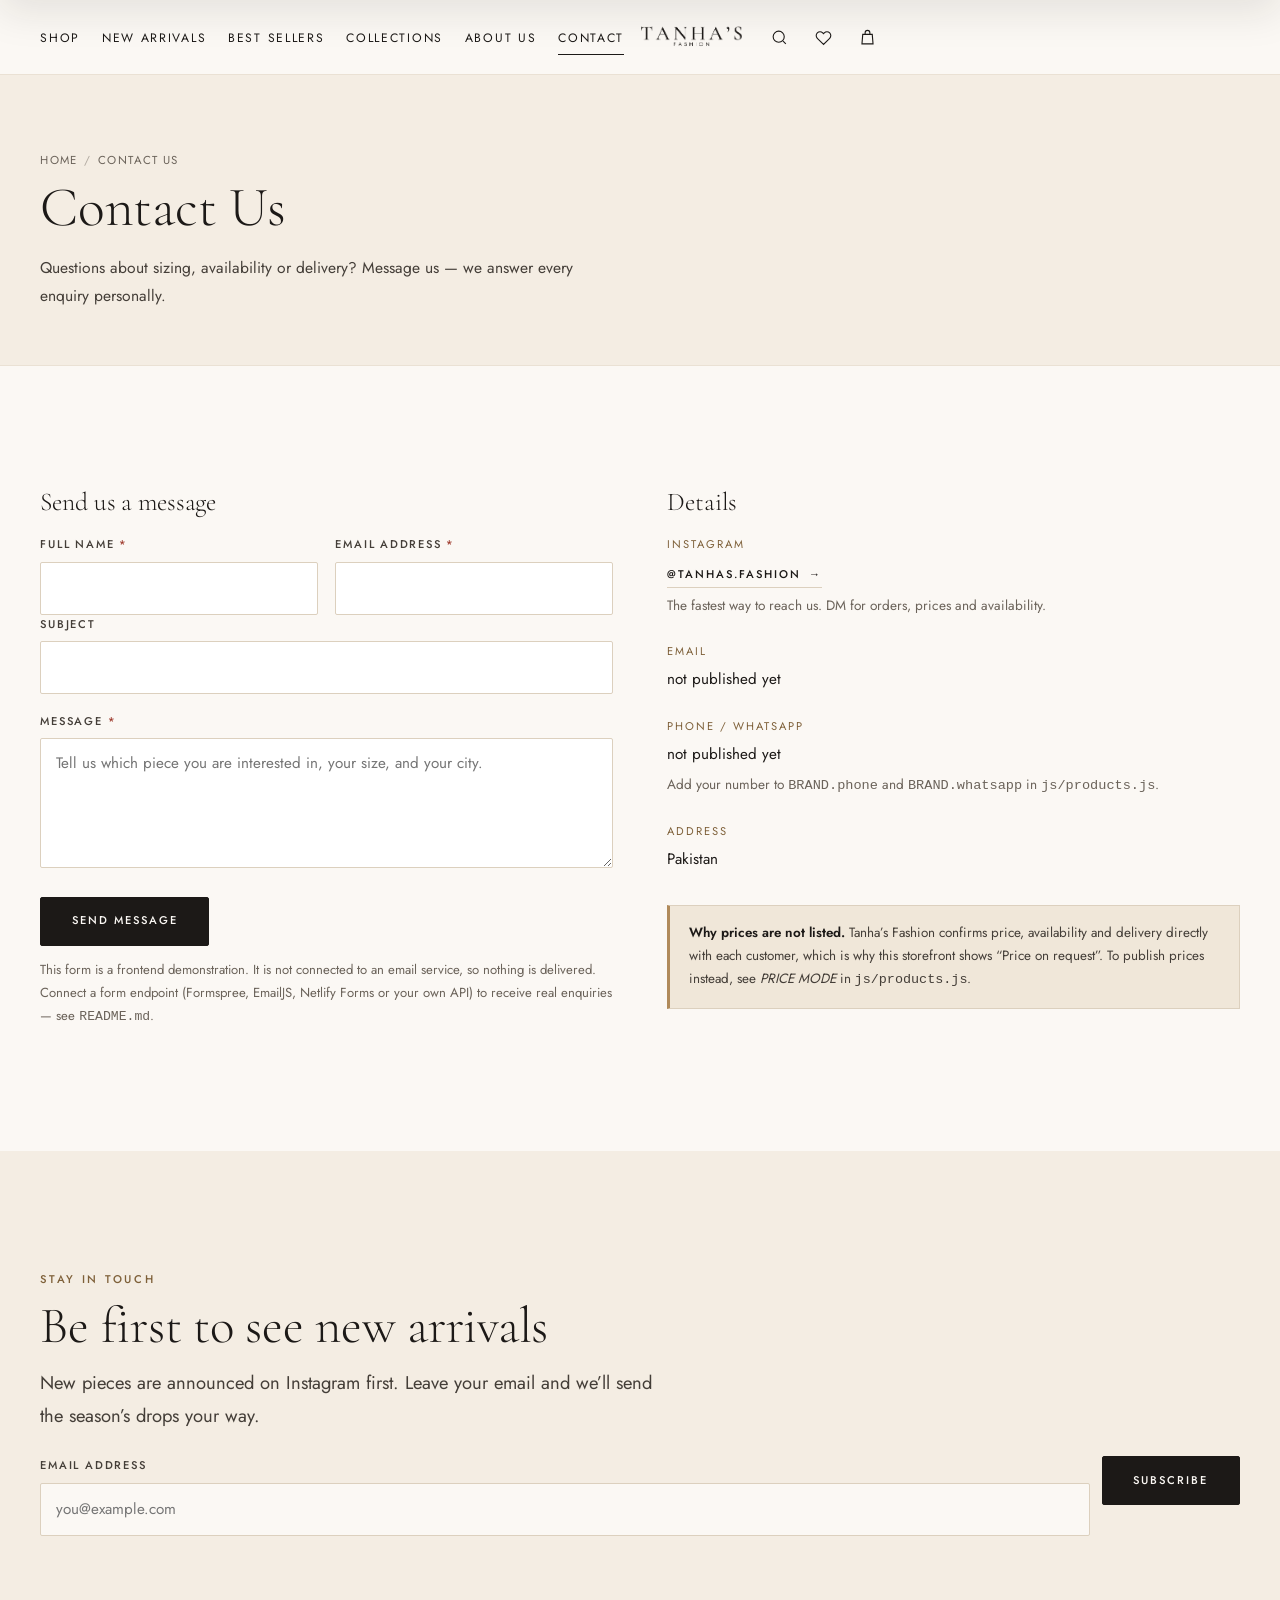
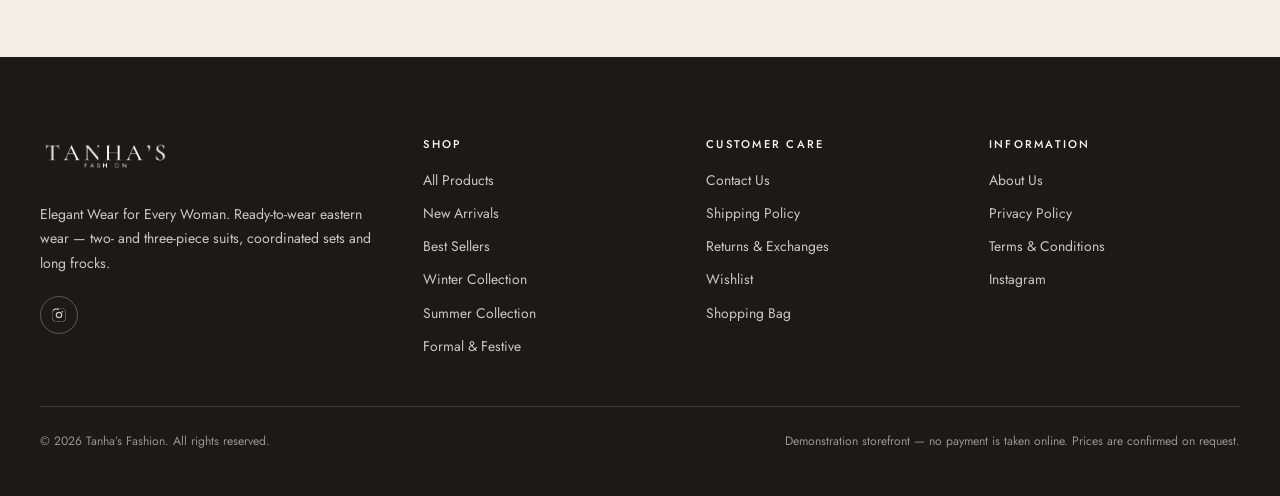
<file: contact.html>
<!DOCTYPE html>
<html lang="en" class="no-js">
<head>
<meta charset="utf-8">
<meta name="viewport" content="width=device-width, initial-scale=1">
<title>Contact Us — Tanha's Fashion</title>
<meta name="description" content="Contact Tanha's Fashion for sizing, availability and delivery questions.">

<!-- ┌───────────────────────────────────────────────────────────────┐
     │ BEFORE GOING LIVE: replace YOUR-DOMAIN.com below with your     │
     │ real domain (og:url, og:image and the canonical link).         │
     └───────────────────────────────────────────────────────────────┘ -->
<link rel="canonical" href="https://YOUR-DOMAIN.com/">
<meta property="og:type" content="website">
<meta property="og:site_name" content="Tanha's Fashion">
<meta property="og:title" content="Contact Us — Tanha's Fashion">
<meta property="og:description" content="Contact Tanha's Fashion for sizing, availability and delivery questions.">
<meta property="og:image" content="https://YOUR-DOMAIN.com/assets/og-image.jpg">
<meta property="og:url" content="https://YOUR-DOMAIN.com/">
<meta name="twitter:card" content="summary_large_image">
<meta name="twitter:title" content="Contact Us — Tanha's Fashion">
<meta name="twitter:description" content="Contact Tanha's Fashion for sizing, availability and delivery questions.">
<meta name="twitter:image" content="https://YOUR-DOMAIN.com/assets/og-image.jpg">
<meta name="theme-color" content="#1C1917">

<link rel="icon" href="assets/favicon.svg" type="image/svg+xml">
<link rel="icon" href="assets/favicon.png" type="image/png" sizes="512x512">
<link rel="apple-touch-icon" href="assets/apple-touch-icon.png">

<link rel="preload" href="assets/fonts/jost-400-latin.woff2" as="font" type="font/woff2" crossorigin>
<link rel="preload" href="assets/fonts/cormorant-garamond-300-latin.woff2" as="font" type="font/woff2" crossorigin>
<link rel="stylesheet" href="css/fonts.css">
<link rel="stylesheet" href="css/style.css">
<link rel="stylesheet" href="css/motion.css">

</head>
<body class="">

<a class="skip-link" href="#main">Skip to content</a>

<div class="announce" id="announce" hidden>
  <span data-announce-text></span>
  <button class="announce__close" type="button" data-announce-close aria-label="Dismiss announcement"><svg viewBox="0 0 24 24" fill="none" stroke="currentColor" stroke-width="1.6" aria-hidden="true"><path d="M18 6 6 18M6 6l12 12"/></svg></button>
</div>

<header class="header" id="site-header">
  <div class="wrap header__inner">
    <button class="icon-btn menu-btn" type="button" data-menu-open aria-label="Open menu" aria-controls="drawer-nav" aria-expanded="false">
      <span class="menu-btn__bars" aria-hidden="true"><span></span><span></span><span></span></span>
    </button>

    <nav class="nav" aria-label="Main navigation">
      <ul class="nav__list">
        <li><a class="nav__link" href="shop.html">Shop</a></li>
        <li><a class="nav__link" href="shop.html?c=new-arrivals">New Arrivals</a></li>
        <li><a class="nav__link" href="shop.html?c=best-sellers">Best Sellers</a></li>
        <li><a class="nav__link" href="index.html#collections">Collections</a></li>
        <li><a class="nav__link" href="about.html">About Us</a></li>
        <li><a class="nav__link" href="contact.html">Contact</a></li>
      </ul>
    </nav>

    <a class="brand" href="index.html" aria-label="Tanha's Fashion — home">
      <img class="brand__img" src="assets/logo/logo.png" alt="Tanha's Fashion" width="538" height="165">
      <span class="brand__mark">Tanha&rsquo;s<em>Fashion</em></span>
    </a>

    <div class="actions">
      <button class="icon-btn" type="button" data-search-open aria-label="Search" aria-controls="search-panel" aria-expanded="false"><svg viewBox="0 0 24 24" fill="none" stroke="currentColor" stroke-width="1.4" aria-hidden="true"><circle cx="11" cy="11" r="7"/><path d="m20 20-3.5-3.5"/></svg></button>
      <a class="icon-btn" href="wishlist.html" aria-label="Wishlist"><svg viewBox="0 0 24 24" fill="none" stroke="currentColor" stroke-width="1.4" aria-hidden="true"><path d="M12 20.7 4.2 13a4.8 4.8 0 0 1 0-6.8 4.8 4.8 0 0 1 6.8 0l1 1 1-1a4.8 4.8 0 0 1 6.8 0 4.8 4.8 0 0 1 0 6.8Z"/></svg><span class="icon-btn__count" data-wish-count hidden>0</span></a>
      <button class="icon-btn" type="button" data-bag-open aria-label="Shopping bag" aria-controls="bag-drawer" aria-expanded="false"><svg viewBox="0 0 24 24" fill="none" stroke="currentColor" stroke-width="1.4" aria-hidden="true"><path d="M6 8h12l1 12H5L6 8Z"/><path d="M9 8V6a3 3 0 0 1 6 0v2"/></svg><span class="icon-btn__count" data-cart-count hidden>0</span></button>
    </div>
  </div>
</header>

<main id="main">

<section class="page-hero">
  <div class="wrap">
    <nav aria-label="Breadcrumb">
      <ol class="crumbs"><li><a href="index.html">Home</a></li><li><span>Contact Us</span></li></ol>
    </nav>
    <h1 class="page-hero__title">Contact Us</h1>
    <p class="page-hero__text">
      Questions about sizing, availability or delivery? Message us — we answer every enquiry
      personally.
    </p>
  </div>
</section>

<section class="section">
  <div class="wrap contact-grid">
    <div>
      <h2 style="font-size:var(--fs-h3);margin-bottom:1.25rem">Send us a message</h2>
      <form id="contact-form" data-form="contact" novalidate>
        <div class="field-row field-row--2">
          <div class="field">
            <label class="field__label" for="ct-name">Full name <span class="req" aria-hidden="true">*</span></label>
            <input class="field__input" id="ct-name" name="name" type="text" autocomplete="name" required aria-describedby="ct-name-err">
            <span class="field__error" id="ct-name-err">Please enter your name.</span>
          </div>
          <div class="field">
            <label class="field__label" for="ct-email">Email address <span class="req" aria-hidden="true">*</span></label>
            <input class="field__input" id="ct-email" name="email" type="email" inputmode="email" autocomplete="email" required aria-describedby="ct-email-err">
            <span class="field__error" id="ct-email-err">Please enter a valid email address.</span>
          </div>
        </div>
        <div class="field">
          <label class="field__label" for="ct-subject">Subject</label>
          <input class="field__input" id="ct-subject" name="subject" type="text">
        </div>
        <div class="field">
          <label class="field__label" for="ct-message">Message <span class="req" aria-hidden="true">*</span></label>
          <textarea class="field__textarea" id="ct-message" name="message" required aria-describedby="ct-message-err" placeholder="Tell us which piece you are interested in, your size, and your city."></textarea>
          <span class="field__error" id="ct-message-err">Please write a short message.</span>
        </div>
        <button class="btn" type="submit" style="margin-top:1.25rem">Send message</button>
        <p class="form-status" id="contact-status" hidden></p>
        <p class="form-note" style="margin-top:.85rem">
          This form is a frontend demonstration. It is not connected to an email service, so nothing
          is delivered. Connect a form endpoint (Formspree, EmailJS, Netlify Forms or your own API)
          to receive real enquiries — see <code>README.md</code>.
        </p>
      </form>
    </div>

    <div>
      <h2 style="font-size:var(--fs-h3);margin-bottom:1.25rem">Details</h2>
      <dl class="contact-list">
        <div class="contact-item">
          <dt>Instagram</dt>
          <dd><a class="link" href="https://www.instagram.com/tanhas.fashion/" data-brand-instagram target="_blank" rel="noopener noreferrer">@tanhas.fashion <span class="link__arrow" aria-hidden="true">&rarr;</span></a>
            <p class="muted" style="font-size:.85rem;margin-top:.35rem">The fastest way to reach us. DM for orders, prices and availability.</p>
          </dd>
        </div>
        <div class="contact-item">
          <dt>Email</dt>
          <dd><a data-brand-email href="#">&mdash;</a></dd>
        </div>
        <div class="contact-item">
          <dt>Phone / WhatsApp</dt>
          <dd><a data-brand-phone href="#">&mdash;</a>
            <p class="muted" style="font-size:.85rem;margin-top:.35rem">
              Add your number to <code>BRAND.phone</code> and <code>BRAND.whatsapp</code> in
              <code>js/products.js</code>.
            </p>
          </dd>
        </div>
        <div class="contact-item">
          <dt>Address</dt>
          <dd><span data-brand-address>&mdash;</span></dd>
        </div>
      </dl>

      <div class="notice" style="margin-top:2rem">
        <strong>Why prices are not listed.</strong>
        Tanha&rsquo;s Fashion confirms price, availability and delivery directly with each customer,
        which is why this storefront shows &ldquo;Price on request&rdquo;. To publish prices instead,
        see <em>PRICE MODE</em> in <code>js/products.js</code>.
      </div>
    </div>
  </div>
</section>

</main>

<section class="section newsletter" aria-labelledby="nl-title">
  <div class="wrap">
    <div class="newsletter__inner">
      <div>
        <p class="eyebrow">Stay in touch</p>
        <h2 id="nl-title" style="margin-top:.5rem">Be first to see new arrivals</h2>
        <p class="lede" style="margin-top:.75rem">
          New pieces are announced on Instagram first. Leave your email and we&rsquo;ll send the
          season&rsquo;s drops your way.
        </p>
      </div>
      <form class="newsletter__form" id="newsletter-form" data-form="newsletter" novalidate>
        <div class="field">
          <label class="field__label" for="nl-email">Email address</label>
          <input class="field__input" id="nl-email" name="email" type="email" inputmode="email"
                 autocomplete="email" placeholder="you@example.com" required
                 aria-describedby="nl-email-err">
          <span class="field__error" id="nl-email-err">Please enter a valid email address.</span>
        </div>
        <button class="btn" type="submit">Subscribe</button>
      </form>
      <p class="form-status" id="newsletter-status" hidden></p>
    </div>
  </div>
</section>


<footer class="footer">
  <div class="wrap">
    <div class="footer__grid">
      <div class="footer__brand">
        <a class="brand" href="index.html" aria-label="Tanha's Fashion — home">
          <img class="brand__img" src="assets/logo/logo-light.png" alt="Tanha's Fashion" width="538" height="165">
          <span class="brand__mark">Tanha&rsquo;s<em>Fashion</em></span>
        </a>
        <p class="footer__tag">
          <span data-brand-tagline>Elegant Wear for Every Woman</span>.
          Ready-to-wear eastern wear — two- and three-piece suits, coordinated sets and long frocks.
        </p>
        <div class="footer__social">
          <a href="https://www.instagram.com/tanhas.fashion/" target="_blank" rel="noopener noreferrer" aria-label="Tanha's Fashion on Instagram"><svg viewBox="0 0 24 24" aria-hidden="true"><path d="M12 2.2c3.2 0 3.6 0 4.9.07 1.2.05 1.8.25 2.2.42.6.22 1 .48 1.4.9.4.4.7.8.9 1.4.2.4.4 1 .4 2.2.1 1.3.1 1.7.1 4.9s0 3.6-.1 4.9c0 1.2-.2 1.8-.4 2.2-.2.6-.5 1-.9 1.4-.4.4-.8.7-1.4.9-.4.2-1 .4-2.2.4-1.3.1-1.7.1-4.9.1s-3.6 0-4.9-.1c-1.2 0-1.8-.2-2.2-.4-.6-.2-1-.5-1.4-.9-.4-.4-.7-.8-.9-1.4-.2-.4-.4-1-.4-2.2C2.2 15.6 2.2 15.2 2.2 12s0-3.6.1-4.9c0-1.2.2-1.8.4-2.2.2-.6.5-1 .9-1.4.4-.4.8-.7 1.4-.9.4-.2 1-.4 2.2-.4C8.4 2.2 8.8 2.2 12 2.2Zm0 1.8c-3.1 0-3.5 0-4.7.07-1.1.05-1.7.23-2.1.39-.5.2-.9.44-1.3.83-.4.4-.63.8-.83 1.3-.16.4-.34 1-.39 2.1C2.6 8.5 2.6 8.9 2.6 12s0 3.5.07 4.7c.05 1.1.23 1.7.39 2.1.2.5.44.9.83 1.3.4.4.8.63 1.3.83.4.16 1 .34 2.1.39 1.2.07 1.6.07 4.7.07s3.5 0 4.7-.07c1.1-.05 1.7-.23 2.1-.39.5-.2.9-.44 1.3-.83.4-.4.63-.8.83-1.3.16-.4.34-1 .39-2.1.07-1.2.07-1.6.07-4.7s0-3.5-.07-4.7c-.05-1.1-.23-1.7-.39-2.1-.2-.5-.44-.9-.83-1.3-.4-.4-.8-.63-1.3-.83-.4-.16-1-.34-2.1-.39-1.2-.07-1.6-.07-4.7-.07Zm0 3.1a4.9 4.9 0 1 1 0 9.8 4.9 4.9 0 0 1 0-9.8Zm0 1.8a3.1 3.1 0 1 0 0 6.2 3.1 3.1 0 0 0 0-6.2Zm5.1-2.9a1.15 1.15 0 1 1 0 2.3 1.15 1.15 0 0 1 0-2.3Z"/></svg></a>
          <a href="https://wa.me/" data-brand-whatsapp hidden target="_blank" rel="noopener noreferrer" aria-label="Message Tanha's Fashion on WhatsApp"><svg viewBox="0 0 24 24" aria-hidden="true"><path d="M12 2a10 10 0 0 0-8.6 15.1L2 22l5-1.3A10 10 0 1 0 12 2Zm0 1.8a8.2 8.2 0 1 1 0 16.4c-1.4 0-2.7-.35-3.85-1L4.6 20l.8-2.45A8.2 8.2 0 0 1 12 3.8Zm-3.1 4.3c.2 0 .35.03.45.07.15.05.3.25.45.55l.55 1.2c.1.25.05.45-.1.7l-.3.4c-.1.15-.15.25-.05.45.45.85 1.15 1.5 2 1.9.2.1.35.05.5-.05l.5-.55c.15-.2.35-.25.6-.15l1.2.5c.25.1.4.2.45.35.05.15 0 .5-.2.9-.2.4-.55.65-.95.7-.3.05-1.05.1-2.4-.55-1.6-.8-2.65-2.4-2.8-2.75-.15-.35-.8-1.6-.8-3 0-1.4.7-2.1 1-2.4.2-.2.5-.35.8-.35Z"/></svg></a>
        </div>
      </div>

      <div class="footer__col">
        <h4>Shop</h4>
        <ul class="footer__list">
          <li><a href="shop.html">All Products</a></li>
          <li><a href="shop.html?c=new-arrivals">New Arrivals</a></li>
          <li><a href="shop.html?c=best-sellers">Best Sellers</a></li>
          <li><a href="shop.html?c=winter-collection">Winter Collection</a></li>
          <li><a href="shop.html?c=summer-collection">Summer Collection</a></li>
          <li><a href="shop.html?c=formal-wear">Formal &amp; Festive</a></li>
        </ul>
      </div>

      <div class="footer__col">
        <h4>Customer Care</h4>
        <ul class="footer__list">
          <li><a href="contact.html">Contact Us</a></li>
          <li><a href="policies/shipping.html">Shipping Policy</a></li>
          <li><a href="policies/returns.html">Returns &amp; Exchanges</a></li>
          <li><a href="wishlist.html">Wishlist</a></li>
          <li><a href="cart.html">Shopping Bag</a></li>
        </ul>
      </div>

      <div class="footer__col">
        <h4>Information</h4>
        <ul class="footer__list">
          <li><a href="about.html">About Us</a></li>
          <li><a href="policies/privacy.html">Privacy Policy</a></li>
          <li><a href="policies/terms.html">Terms &amp; Conditions</a></li>
          <li><a href="https://www.instagram.com/tanhas.fashion/" target="_blank" rel="noopener noreferrer">Instagram</a></li>
        </ul>
      </div>
    </div>

    <div class="footer__bottom">
      <p>&copy; <span data-year>2026</span> Tanha&rsquo;s Fashion. All rights reserved.</p>
      <!-- REMOVE THIS LINE once a real payment provider is connected: -->
      <p>Demonstration storefront — no payment is taken online. Prices are confirmed on request.</p>
    </div>
  </div>
</footer>


<!-- ============ mobile navigation drawer ============ -->
<div class="drawer-nav" id="drawer-nav" aria-hidden="true" aria-label="Menu">
  <div class="drawer-nav__head">
    <span class="eyebrow">Menu</span>
    <button class="icon-btn" type="button" data-drawer-close data-autofocus aria-label="Close menu"><svg viewBox="0 0 24 24" fill="none" stroke="currentColor" stroke-width="1.6" aria-hidden="true"><path d="M18 6 6 18M6 6l12 12"/></svg></button>
  </div>
  <div class="drawer-nav__body">
    <a class="drawer-nav__link" href="shop.html">Shop All</a>
    <a class="drawer-nav__link" href="shop.html?c=new-arrivals">New Arrivals</a>
    <a class="drawer-nav__link" href="shop.html?c=best-sellers">Best Sellers</a>
    <a class="drawer-nav__link" href="index.html#collections">Collections</a>
    <a class="drawer-nav__link" href="shop.html?c=winter-collection">Winter Collection</a>
    <a class="drawer-nav__link" href="shop.html?c=summer-collection">Summer Collection</a>
    <a class="drawer-nav__link" href="about.html">About Us</a>
    <a class="drawer-nav__link" href="contact.html">Contact</a>
    <a class="drawer-nav__link" href="wishlist.html">Wishlist</a>
    <div class="drawer-nav__foot">
      <a class="link" href="https://www.instagram.com/tanhas.fashion/" target="_blank" rel="noopener noreferrer">Follow on Instagram <span class="link__arrow">&rarr;</span></a>
    </div>
  </div>
</div>

<!-- ============ shopping bag drawer ============ -->
<div class="bag-drawer" id="bag-drawer" aria-hidden="true" aria-label="Shopping bag">
  <div class="bag-drawer__head">
    <span class="bag-drawer__title">Your Bag</span>
    <button class="icon-btn" type="button" data-drawer-close data-autofocus aria-label="Close bag"><svg viewBox="0 0 24 24" fill="none" stroke="currentColor" stroke-width="1.6" aria-hidden="true"><path d="M18 6 6 18M6 6l12 12"/></svg></button>
  </div>
  <div class="bag-drawer__body" id="bag-drawer-body"></div>
  <div class="bag-drawer__foot" id="bag-drawer-foot" hidden>
    <a class="btn btn--ghost btn--block" href="cart.html">View Bag</a>
    <a class="btn btn--block" href="checkout.html">Checkout</a>
  </div>
</div>

<!-- ============ search panel ============ -->
<div class="search-panel" id="search-panel" aria-hidden="true">
  <div class="wrap search-panel__inner">
    <form class="search-form" role="search" onsubmit="return false;">
      <label class="sr-only" for="search-input">Search for a piece</label>
      <input id="search-input" type="search" placeholder="Search — try &ldquo;linen&rdquo;, &ldquo;sheesha silk&rdquo;, &ldquo;frock&rdquo;" autocomplete="off">
      <button class="icon-btn" type="button" data-search-close aria-label="Close search"><svg viewBox="0 0 24 24" fill="none" stroke="currentColor" stroke-width="1.6" aria-hidden="true"><path d="M18 6 6 18M6 6l12 12"/></svg></button>
    </form>
    <div class="search-results" id="search-results"></div>
  </div>
</div>

<div class="scrim" id="scrim" hidden-until-open></div>

<!-- ============ quick view modal (populated by JS) ============ -->
<div class="modal" id="quickview" aria-hidden="true" role="dialog" aria-modal="true"></div>

<!-- ============ toasts ============ -->
<div class="toasts" role="status" aria-live="polite"></div>

<button class="to-top" id="to-top" type="button" aria-label="Back to top"><svg viewBox="0 0 24 24" fill="none" stroke="currentColor" stroke-width="1.6" aria-hidden="true"><path d="M12 19V5M5 12l7-7 7 7"/></svg></button>

<!-- ============ scroll progress ============ -->
<div class="scroll-progress" aria-hidden="true"><span id="scroll-progress-bar"></span></div>

<!-- ============ mobile tab bar (thumb-reachable navigation) ============ -->
<nav class="tabbar" aria-label="Quick navigation">
  <a class="tabbar__item" href="shop.html" data-tab="shop">
    <span class="tabbar__ico" aria-hidden="true"><svg viewBox="0 0 24 24" fill="none" stroke="currentColor" stroke-width="1.4" aria-hidden="true"><rect x="3.5" y="3.5" width="7" height="7"/><rect x="13.5" y="3.5" width="7" height="7"/><rect x="3.5" y="13.5" width="7" height="7"/><rect x="13.5" y="13.5" width="7" height="7"/></svg></span>
    <span class="tabbar__label">Shop</span>
  </a>
  <button class="tabbar__item" type="button" data-search-open aria-label="Search">
    <span class="tabbar__ico" aria-hidden="true"><svg viewBox="0 0 24 24" fill="none" stroke="currentColor" stroke-width="1.4" aria-hidden="true"><circle cx="11" cy="11" r="7"/><path d="m20 20-3.5-3.5"/></svg></span>
    <span class="tabbar__label">Search</span>
  </button>
  <a class="tabbar__item" href="wishlist.html" data-tab="wishlist">
    <span class="tabbar__ico" aria-hidden="true"><svg viewBox="0 0 24 24" fill="none" stroke="currentColor" stroke-width="1.4" aria-hidden="true"><path d="M12 20.7 4.2 13a4.8 4.8 0 0 1 0-6.8 4.8 4.8 0 0 1 6.8 0l1 1 1-1a4.8 4.8 0 0 1 6.8 0 4.8 4.8 0 0 1 0 6.8Z"/></svg></span>
    <span class="tabbar__label">Saved</span>
    <span class="tabbar__badge" data-wish-count hidden>0</span>
  </a>
  <button class="tabbar__item" type="button" data-bag-open aria-label="Shopping bag">
    <span class="tabbar__ico" aria-hidden="true"><svg viewBox="0 0 24 24" fill="none" stroke="currentColor" stroke-width="1.4" aria-hidden="true"><path d="M6 8h12l1 12H5L6 8Z"/><path d="M9 8V6a3 3 0 0 1 6 0v2"/></svg></span>
    <span class="tabbar__label">Bag</span>
    <span class="tabbar__badge" data-cart-count hidden>0</span>
  </button>
  <button class="tabbar__item" type="button" data-menu-open aria-label="Menu">
    <span class="tabbar__ico" aria-hidden="true"><svg viewBox="0 0 24 24" fill="none" stroke="currentColor" stroke-width="1.5" aria-hidden="true"><path d="M4 7h16M4 12h16M4 17h10"/></svg></span>
    <span class="tabbar__label">Menu</span>
  </button>
</nav>

<script src="js/products.js"></script>
<script src="js/main.js"></script>
<script src="js/motion.js"></script>
<script src="js/forms.js"></script>
</body>
</html>
</file>
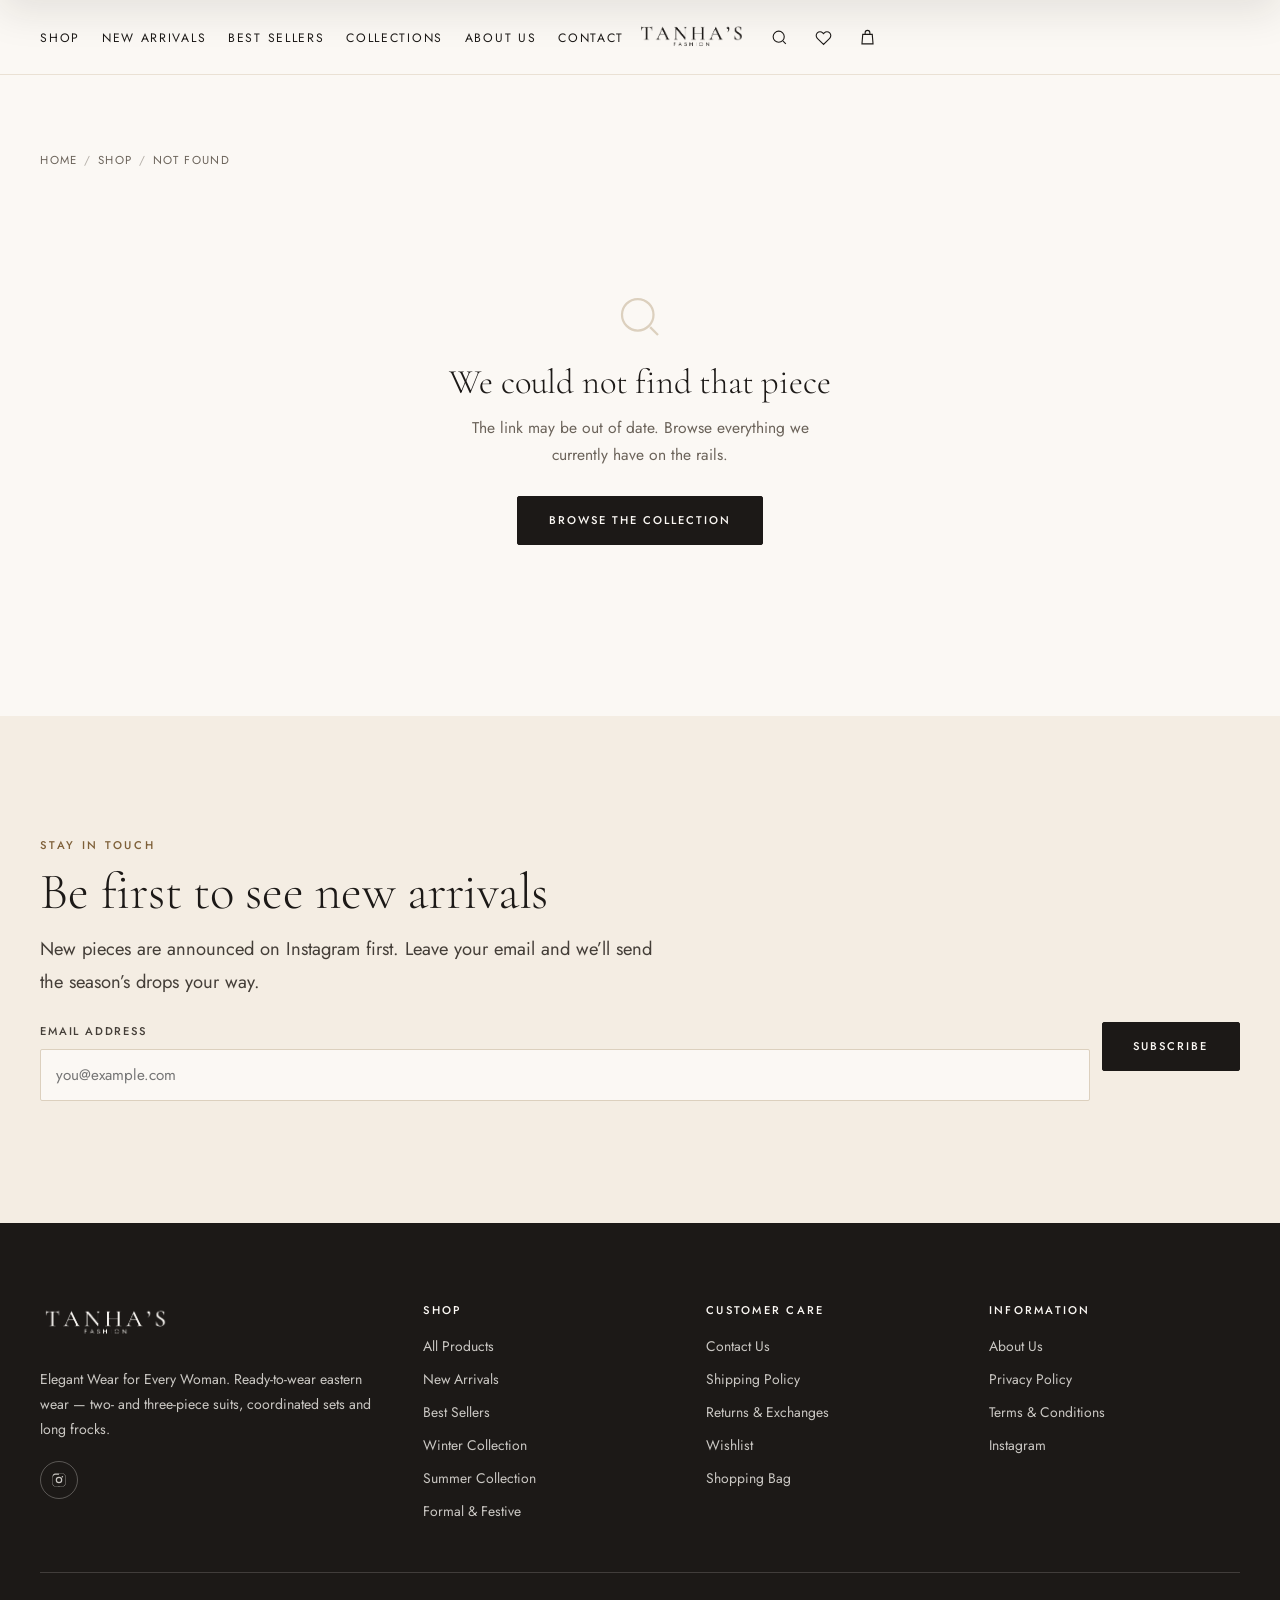
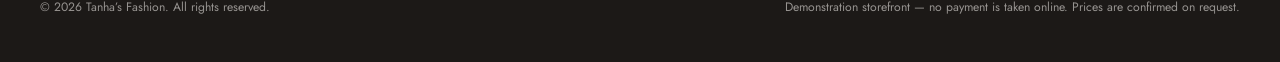
<file: product.html>
<!DOCTYPE html>
<html lang="en" class="no-js">
<head>
<meta charset="utf-8">
<meta name="viewport" content="width=device-width, initial-scale=1">
<title>Product — Tanha's Fashion</title>
<meta name="description" content="Product details, sizes, colours and delivery information for this Tanha's Fashion piece.">

<!-- ┌───────────────────────────────────────────────────────────────┐
     │ BEFORE GOING LIVE: replace YOUR-DOMAIN.com below with your     │
     │ real domain (og:url, og:image and the canonical link).         │
     └───────────────────────────────────────────────────────────────┘ -->
<link rel="canonical" href="https://YOUR-DOMAIN.com/">
<meta property="og:type" content="website">
<meta property="og:site_name" content="Tanha's Fashion">
<meta property="og:title" content="Product — Tanha's Fashion">
<meta property="og:description" content="Product details, sizes, colours and delivery information for this Tanha's Fashion piece.">
<meta property="og:image" content="https://YOUR-DOMAIN.com/assets/og-image.jpg">
<meta property="og:url" content="https://YOUR-DOMAIN.com/">
<meta name="twitter:card" content="summary_large_image">
<meta name="twitter:title" content="Product — Tanha's Fashion">
<meta name="twitter:description" content="Product details, sizes, colours and delivery information for this Tanha's Fashion piece.">
<meta name="twitter:image" content="https://YOUR-DOMAIN.com/assets/og-image.jpg">
<meta name="theme-color" content="#1C1917">

<link rel="icon" href="assets/favicon.svg" type="image/svg+xml">
<link rel="icon" href="assets/favicon.png" type="image/png" sizes="512x512">
<link rel="apple-touch-icon" href="assets/apple-touch-icon.png">

<link rel="preload" href="assets/fonts/jost-400-latin.woff2" as="font" type="font/woff2" crossorigin>
<link rel="preload" href="assets/fonts/cormorant-garamond-300-latin.woff2" as="font" type="font/woff2" crossorigin>
<link rel="stylesheet" href="css/fonts.css">
<link rel="stylesheet" href="css/style.css">
<link rel="stylesheet" href="css/motion.css">

</head>
<body class="">

<a class="skip-link" href="#main">Skip to content</a>

<div class="announce" id="announce" hidden>
  <span data-announce-text></span>
  <button class="announce__close" type="button" data-announce-close aria-label="Dismiss announcement"><svg viewBox="0 0 24 24" fill="none" stroke="currentColor" stroke-width="1.6" aria-hidden="true"><path d="M18 6 6 18M6 6l12 12"/></svg></button>
</div>

<header class="header" id="site-header">
  <div class="wrap header__inner">
    <button class="icon-btn menu-btn" type="button" data-menu-open aria-label="Open menu" aria-controls="drawer-nav" aria-expanded="false">
      <span class="menu-btn__bars" aria-hidden="true"><span></span><span></span><span></span></span>
    </button>

    <nav class="nav" aria-label="Main navigation">
      <ul class="nav__list">
        <li><a class="nav__link" href="shop.html">Shop</a></li>
        <li><a class="nav__link" href="shop.html?c=new-arrivals">New Arrivals</a></li>
        <li><a class="nav__link" href="shop.html?c=best-sellers">Best Sellers</a></li>
        <li><a class="nav__link" href="index.html#collections">Collections</a></li>
        <li><a class="nav__link" href="about.html">About Us</a></li>
        <li><a class="nav__link" href="contact.html">Contact</a></li>
      </ul>
    </nav>

    <a class="brand" href="index.html" aria-label="Tanha's Fashion — home">
      <img class="brand__img" src="assets/logo/logo.png" alt="Tanha's Fashion" width="538" height="165">
      <span class="brand__mark">Tanha&rsquo;s<em>Fashion</em></span>
    </a>

    <div class="actions">
      <button class="icon-btn" type="button" data-search-open aria-label="Search" aria-controls="search-panel" aria-expanded="false"><svg viewBox="0 0 24 24" fill="none" stroke="currentColor" stroke-width="1.4" aria-hidden="true"><circle cx="11" cy="11" r="7"/><path d="m20 20-3.5-3.5"/></svg></button>
      <a class="icon-btn" href="wishlist.html" aria-label="Wishlist"><svg viewBox="0 0 24 24" fill="none" stroke="currentColor" stroke-width="1.4" aria-hidden="true"><path d="M12 20.7 4.2 13a4.8 4.8 0 0 1 0-6.8 4.8 4.8 0 0 1 6.8 0l1 1 1-1a4.8 4.8 0 0 1 6.8 0 4.8 4.8 0 0 1 0 6.8Z"/></svg><span class="icon-btn__count" data-wish-count hidden>0</span></a>
      <button class="icon-btn" type="button" data-bag-open aria-label="Shopping bag" aria-controls="bag-drawer" aria-expanded="false"><svg viewBox="0 0 24 24" fill="none" stroke="currentColor" stroke-width="1.4" aria-hidden="true"><path d="M6 8h12l1 12H5L6 8Z"/><path d="M9 8V6a3 3 0 0 1 6 0v2"/></svg><span class="icon-btn__count" data-cart-count hidden>0</span></button>
    </div>
  </div>
</header>

<main id="main">

<section class="section--tight">
  <div class="wrap">
    <nav aria-label="Breadcrumb" style="margin-bottom:1.5rem">
      <ol class="crumbs">
        <li><a href="index.html">Home</a></li>
        <li><a href="shop.html">Shop</a></li>
        <li><span id="pdp-crumb">Product</span></li>
      </ol>
    </nav>

    <div id="pdp-root">
      <noscript>
        <div class="empty-state">
          <h2>JavaScript is required</h2>
          <p>This product page builds itself from the catalogue in <code>js/products.js</code>.
             Please enable JavaScript, or browse the <a href="shop.html">full shop</a>.</p>
        </div>
      </noscript>
    </div>

    <!-- ---------------- related products ---------------- -->
    <section class="section" id="related-section" hidden aria-labelledby="related-title">
      <div class="sec-head sec-head--split">
        <div>
          <p class="eyebrow">You may also like</p>
          <h2 class="sec-head__title" id="related-title">Styled with it</h2>
        </div>
      </div>
      <div class="prod-grid" id="related-grid"></div>
    </section>
  </div>
</section>

</main>

<section class="section newsletter" aria-labelledby="nl-title">
  <div class="wrap">
    <div class="newsletter__inner">
      <div>
        <p class="eyebrow">Stay in touch</p>
        <h2 id="nl-title" style="margin-top:.5rem">Be first to see new arrivals</h2>
        <p class="lede" style="margin-top:.75rem">
          New pieces are announced on Instagram first. Leave your email and we&rsquo;ll send the
          season&rsquo;s drops your way.
        </p>
      </div>
      <form class="newsletter__form" id="newsletter-form" data-form="newsletter" novalidate>
        <div class="field">
          <label class="field__label" for="nl-email">Email address</label>
          <input class="field__input" id="nl-email" name="email" type="email" inputmode="email"
                 autocomplete="email" placeholder="you@example.com" required
                 aria-describedby="nl-email-err">
          <span class="field__error" id="nl-email-err">Please enter a valid email address.</span>
        </div>
        <button class="btn" type="submit">Subscribe</button>
      </form>
      <p class="form-status" id="newsletter-status" hidden></p>
    </div>
  </div>
</section>


<footer class="footer">
  <div class="wrap">
    <div class="footer__grid">
      <div class="footer__brand">
        <a class="brand" href="index.html" aria-label="Tanha's Fashion — home">
          <img class="brand__img" src="assets/logo/logo-light.png" alt="Tanha's Fashion" width="538" height="165">
          <span class="brand__mark">Tanha&rsquo;s<em>Fashion</em></span>
        </a>
        <p class="footer__tag">
          <span data-brand-tagline>Elegant Wear for Every Woman</span>.
          Ready-to-wear eastern wear — two- and three-piece suits, coordinated sets and long frocks.
        </p>
        <div class="footer__social">
          <a href="https://www.instagram.com/tanhas.fashion/" target="_blank" rel="noopener noreferrer" aria-label="Tanha's Fashion on Instagram"><svg viewBox="0 0 24 24" aria-hidden="true"><path d="M12 2.2c3.2 0 3.6 0 4.9.07 1.2.05 1.8.25 2.2.42.6.22 1 .48 1.4.9.4.4.7.8.9 1.4.2.4.4 1 .4 2.2.1 1.3.1 1.7.1 4.9s0 3.6-.1 4.9c0 1.2-.2 1.8-.4 2.2-.2.6-.5 1-.9 1.4-.4.4-.8.7-1.4.9-.4.2-1 .4-2.2.4-1.3.1-1.7.1-4.9.1s-3.6 0-4.9-.1c-1.2 0-1.8-.2-2.2-.4-.6-.2-1-.5-1.4-.9-.4-.4-.7-.8-.9-1.4-.2-.4-.4-1-.4-2.2C2.2 15.6 2.2 15.2 2.2 12s0-3.6.1-4.9c0-1.2.2-1.8.4-2.2.2-.6.5-1 .9-1.4.4-.4.8-.7 1.4-.9.4-.2 1-.4 2.2-.4C8.4 2.2 8.8 2.2 12 2.2Zm0 1.8c-3.1 0-3.5 0-4.7.07-1.1.05-1.7.23-2.1.39-.5.2-.9.44-1.3.83-.4.4-.63.8-.83 1.3-.16.4-.34 1-.39 2.1C2.6 8.5 2.6 8.9 2.6 12s0 3.5.07 4.7c.05 1.1.23 1.7.39 2.1.2.5.44.9.83 1.3.4.4.8.63 1.3.83.4.16 1 .34 2.1.39 1.2.07 1.6.07 4.7.07s3.5 0 4.7-.07c1.1-.05 1.7-.23 2.1-.39.5-.2.9-.44 1.3-.83.4-.4.63-.8.83-1.3.16-.4.34-1 .39-2.1.07-1.2.07-1.6.07-4.7s0-3.5-.07-4.7c-.05-1.1-.23-1.7-.39-2.1-.2-.5-.44-.9-.83-1.3-.4-.4-.8-.63-1.3-.83-.4-.16-1-.34-2.1-.39-1.2-.07-1.6-.07-4.7-.07Zm0 3.1a4.9 4.9 0 1 1 0 9.8 4.9 4.9 0 0 1 0-9.8Zm0 1.8a3.1 3.1 0 1 0 0 6.2 3.1 3.1 0 0 0 0-6.2Zm5.1-2.9a1.15 1.15 0 1 1 0 2.3 1.15 1.15 0 0 1 0-2.3Z"/></svg></a>
          <a href="https://wa.me/" data-brand-whatsapp hidden target="_blank" rel="noopener noreferrer" aria-label="Message Tanha's Fashion on WhatsApp"><svg viewBox="0 0 24 24" aria-hidden="true"><path d="M12 2a10 10 0 0 0-8.6 15.1L2 22l5-1.3A10 10 0 1 0 12 2Zm0 1.8a8.2 8.2 0 1 1 0 16.4c-1.4 0-2.7-.35-3.85-1L4.6 20l.8-2.45A8.2 8.2 0 0 1 12 3.8Zm-3.1 4.3c.2 0 .35.03.45.07.15.05.3.25.45.55l.55 1.2c.1.25.05.45-.1.7l-.3.4c-.1.15-.15.25-.05.45.45.85 1.15 1.5 2 1.9.2.1.35.05.5-.05l.5-.55c.15-.2.35-.25.6-.15l1.2.5c.25.1.4.2.45.35.05.15 0 .5-.2.9-.2.4-.55.65-.95.7-.3.05-1.05.1-2.4-.55-1.6-.8-2.65-2.4-2.8-2.75-.15-.35-.8-1.6-.8-3 0-1.4.7-2.1 1-2.4.2-.2.5-.35.8-.35Z"/></svg></a>
        </div>
      </div>

      <div class="footer__col">
        <h4>Shop</h4>
        <ul class="footer__list">
          <li><a href="shop.html">All Products</a></li>
          <li><a href="shop.html?c=new-arrivals">New Arrivals</a></li>
          <li><a href="shop.html?c=best-sellers">Best Sellers</a></li>
          <li><a href="shop.html?c=winter-collection">Winter Collection</a></li>
          <li><a href="shop.html?c=summer-collection">Summer Collection</a></li>
          <li><a href="shop.html?c=formal-wear">Formal &amp; Festive</a></li>
        </ul>
      </div>

      <div class="footer__col">
        <h4>Customer Care</h4>
        <ul class="footer__list">
          <li><a href="contact.html">Contact Us</a></li>
          <li><a href="policies/shipping.html">Shipping Policy</a></li>
          <li><a href="policies/returns.html">Returns &amp; Exchanges</a></li>
          <li><a href="wishlist.html">Wishlist</a></li>
          <li><a href="cart.html">Shopping Bag</a></li>
        </ul>
      </div>

      <div class="footer__col">
        <h4>Information</h4>
        <ul class="footer__list">
          <li><a href="about.html">About Us</a></li>
          <li><a href="policies/privacy.html">Privacy Policy</a></li>
          <li><a href="policies/terms.html">Terms &amp; Conditions</a></li>
          <li><a href="https://www.instagram.com/tanhas.fashion/" target="_blank" rel="noopener noreferrer">Instagram</a></li>
        </ul>
      </div>
    </div>

    <div class="footer__bottom">
      <p>&copy; <span data-year>2026</span> Tanha&rsquo;s Fashion. All rights reserved.</p>
      <!-- REMOVE THIS LINE once a real payment provider is connected: -->
      <p>Demonstration storefront — no payment is taken online. Prices are confirmed on request.</p>
    </div>
  </div>
</footer>


<!-- ============ mobile navigation drawer ============ -->
<div class="drawer-nav" id="drawer-nav" aria-hidden="true" aria-label="Menu">
  <div class="drawer-nav__head">
    <span class="eyebrow">Menu</span>
    <button class="icon-btn" type="button" data-drawer-close data-autofocus aria-label="Close menu"><svg viewBox="0 0 24 24" fill="none" stroke="currentColor" stroke-width="1.6" aria-hidden="true"><path d="M18 6 6 18M6 6l12 12"/></svg></button>
  </div>
  <div class="drawer-nav__body">
    <a class="drawer-nav__link" href="shop.html">Shop All</a>
    <a class="drawer-nav__link" href="shop.html?c=new-arrivals">New Arrivals</a>
    <a class="drawer-nav__link" href="shop.html?c=best-sellers">Best Sellers</a>
    <a class="drawer-nav__link" href="index.html#collections">Collections</a>
    <a class="drawer-nav__link" href="shop.html?c=winter-collection">Winter Collection</a>
    <a class="drawer-nav__link" href="shop.html?c=summer-collection">Summer Collection</a>
    <a class="drawer-nav__link" href="about.html">About Us</a>
    <a class="drawer-nav__link" href="contact.html">Contact</a>
    <a class="drawer-nav__link" href="wishlist.html">Wishlist</a>
    <div class="drawer-nav__foot">
      <a class="link" href="https://www.instagram.com/tanhas.fashion/" target="_blank" rel="noopener noreferrer">Follow on Instagram <span class="link__arrow">&rarr;</span></a>
    </div>
  </div>
</div>

<!-- ============ shopping bag drawer ============ -->
<div class="bag-drawer" id="bag-drawer" aria-hidden="true" aria-label="Shopping bag">
  <div class="bag-drawer__head">
    <span class="bag-drawer__title">Your Bag</span>
    <button class="icon-btn" type="button" data-drawer-close data-autofocus aria-label="Close bag"><svg viewBox="0 0 24 24" fill="none" stroke="currentColor" stroke-width="1.6" aria-hidden="true"><path d="M18 6 6 18M6 6l12 12"/></svg></button>
  </div>
  <div class="bag-drawer__body" id="bag-drawer-body"></div>
  <div class="bag-drawer__foot" id="bag-drawer-foot" hidden>
    <a class="btn btn--ghost btn--block" href="cart.html">View Bag</a>
    <a class="btn btn--block" href="checkout.html">Checkout</a>
  </div>
</div>

<!-- ============ search panel ============ -->
<div class="search-panel" id="search-panel" aria-hidden="true">
  <div class="wrap search-panel__inner">
    <form class="search-form" role="search" onsubmit="return false;">
      <label class="sr-only" for="search-input">Search for a piece</label>
      <input id="search-input" type="search" placeholder="Search — try &ldquo;linen&rdquo;, &ldquo;sheesha silk&rdquo;, &ldquo;frock&rdquo;" autocomplete="off">
      <button class="icon-btn" type="button" data-search-close aria-label="Close search"><svg viewBox="0 0 24 24" fill="none" stroke="currentColor" stroke-width="1.6" aria-hidden="true"><path d="M18 6 6 18M6 6l12 12"/></svg></button>
    </form>
    <div class="search-results" id="search-results"></div>
  </div>
</div>

<div class="scrim" id="scrim" hidden-until-open></div>

<!-- ============ quick view modal (populated by JS) ============ -->
<div class="modal" id="quickview" aria-hidden="true" role="dialog" aria-modal="true"></div>

<!-- ============ toasts ============ -->
<div class="toasts" role="status" aria-live="polite"></div>

<button class="to-top" id="to-top" type="button" aria-label="Back to top"><svg viewBox="0 0 24 24" fill="none" stroke="currentColor" stroke-width="1.6" aria-hidden="true"><path d="M12 19V5M5 12l7-7 7 7"/></svg></button>

<!-- ============ scroll progress ============ -->
<div class="scroll-progress" aria-hidden="true"><span id="scroll-progress-bar"></span></div>

<!-- ============ mobile tab bar (thumb-reachable navigation) ============ -->
<nav class="tabbar" aria-label="Quick navigation">
  <a class="tabbar__item" href="shop.html" data-tab="shop">
    <span class="tabbar__ico" aria-hidden="true"><svg viewBox="0 0 24 24" fill="none" stroke="currentColor" stroke-width="1.4" aria-hidden="true"><rect x="3.5" y="3.5" width="7" height="7"/><rect x="13.5" y="3.5" width="7" height="7"/><rect x="3.5" y="13.5" width="7" height="7"/><rect x="13.5" y="13.5" width="7" height="7"/></svg></span>
    <span class="tabbar__label">Shop</span>
  </a>
  <button class="tabbar__item" type="button" data-search-open aria-label="Search">
    <span class="tabbar__ico" aria-hidden="true"><svg viewBox="0 0 24 24" fill="none" stroke="currentColor" stroke-width="1.4" aria-hidden="true"><circle cx="11" cy="11" r="7"/><path d="m20 20-3.5-3.5"/></svg></span>
    <span class="tabbar__label">Search</span>
  </button>
  <a class="tabbar__item" href="wishlist.html" data-tab="wishlist">
    <span class="tabbar__ico" aria-hidden="true"><svg viewBox="0 0 24 24" fill="none" stroke="currentColor" stroke-width="1.4" aria-hidden="true"><path d="M12 20.7 4.2 13a4.8 4.8 0 0 1 0-6.8 4.8 4.8 0 0 1 6.8 0l1 1 1-1a4.8 4.8 0 0 1 6.8 0 4.8 4.8 0 0 1 0 6.8Z"/></svg></span>
    <span class="tabbar__label">Saved</span>
    <span class="tabbar__badge" data-wish-count hidden>0</span>
  </a>
  <button class="tabbar__item" type="button" data-bag-open aria-label="Shopping bag">
    <span class="tabbar__ico" aria-hidden="true"><svg viewBox="0 0 24 24" fill="none" stroke="currentColor" stroke-width="1.4" aria-hidden="true"><path d="M6 8h12l1 12H5L6 8Z"/><path d="M9 8V6a3 3 0 0 1 6 0v2"/></svg></span>
    <span class="tabbar__label">Bag</span>
    <span class="tabbar__badge" data-cart-count hidden>0</span>
  </button>
  <button class="tabbar__item" type="button" data-menu-open aria-label="Menu">
    <span class="tabbar__ico" aria-hidden="true"><svg viewBox="0 0 24 24" fill="none" stroke="currentColor" stroke-width="1.5" aria-hidden="true"><path d="M4 7h16M4 12h16M4 17h10"/></svg></span>
    <span class="tabbar__label">Menu</span>
  </button>
</nav>

<script src="js/products.js"></script>
<script src="js/main.js"></script>
<script src="js/motion.js"></script>
<script src="js/forms.js"></script>
<script src="js/product.js"></script>
</body>
</html>
</file>
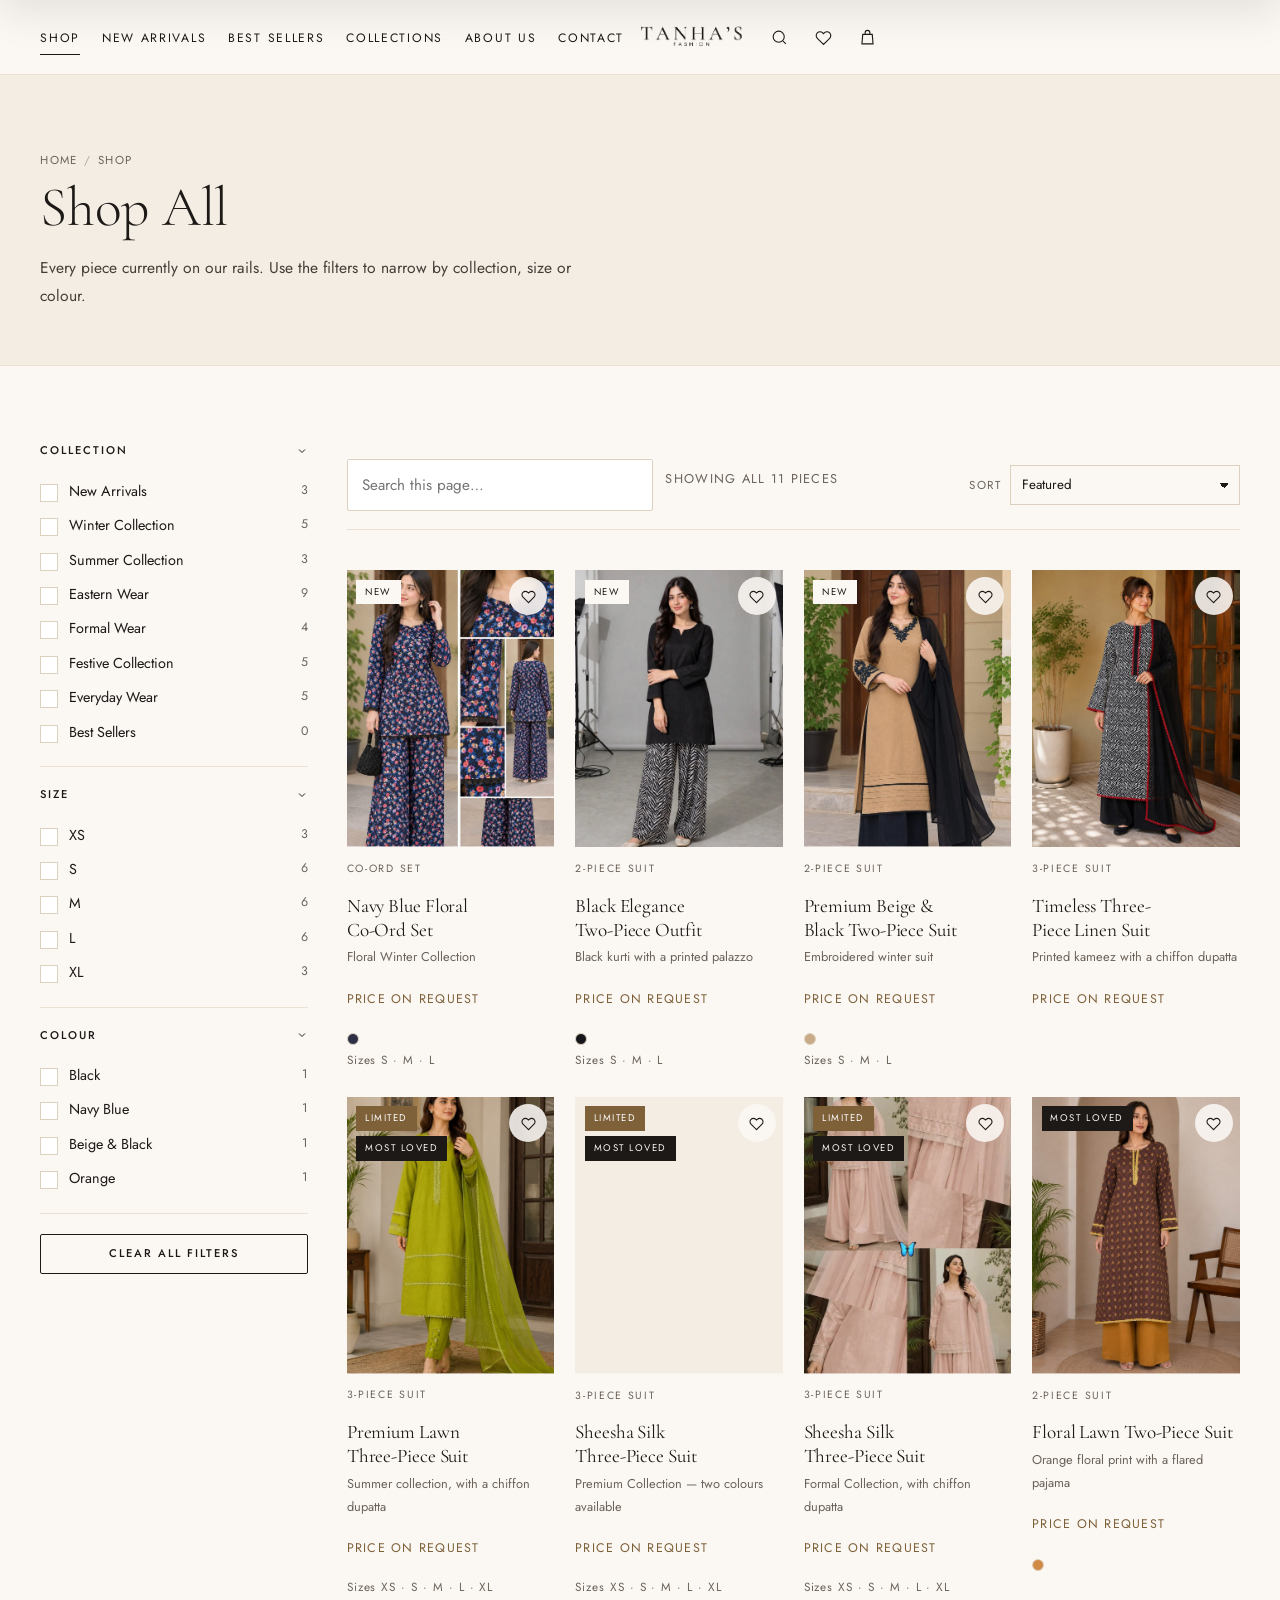
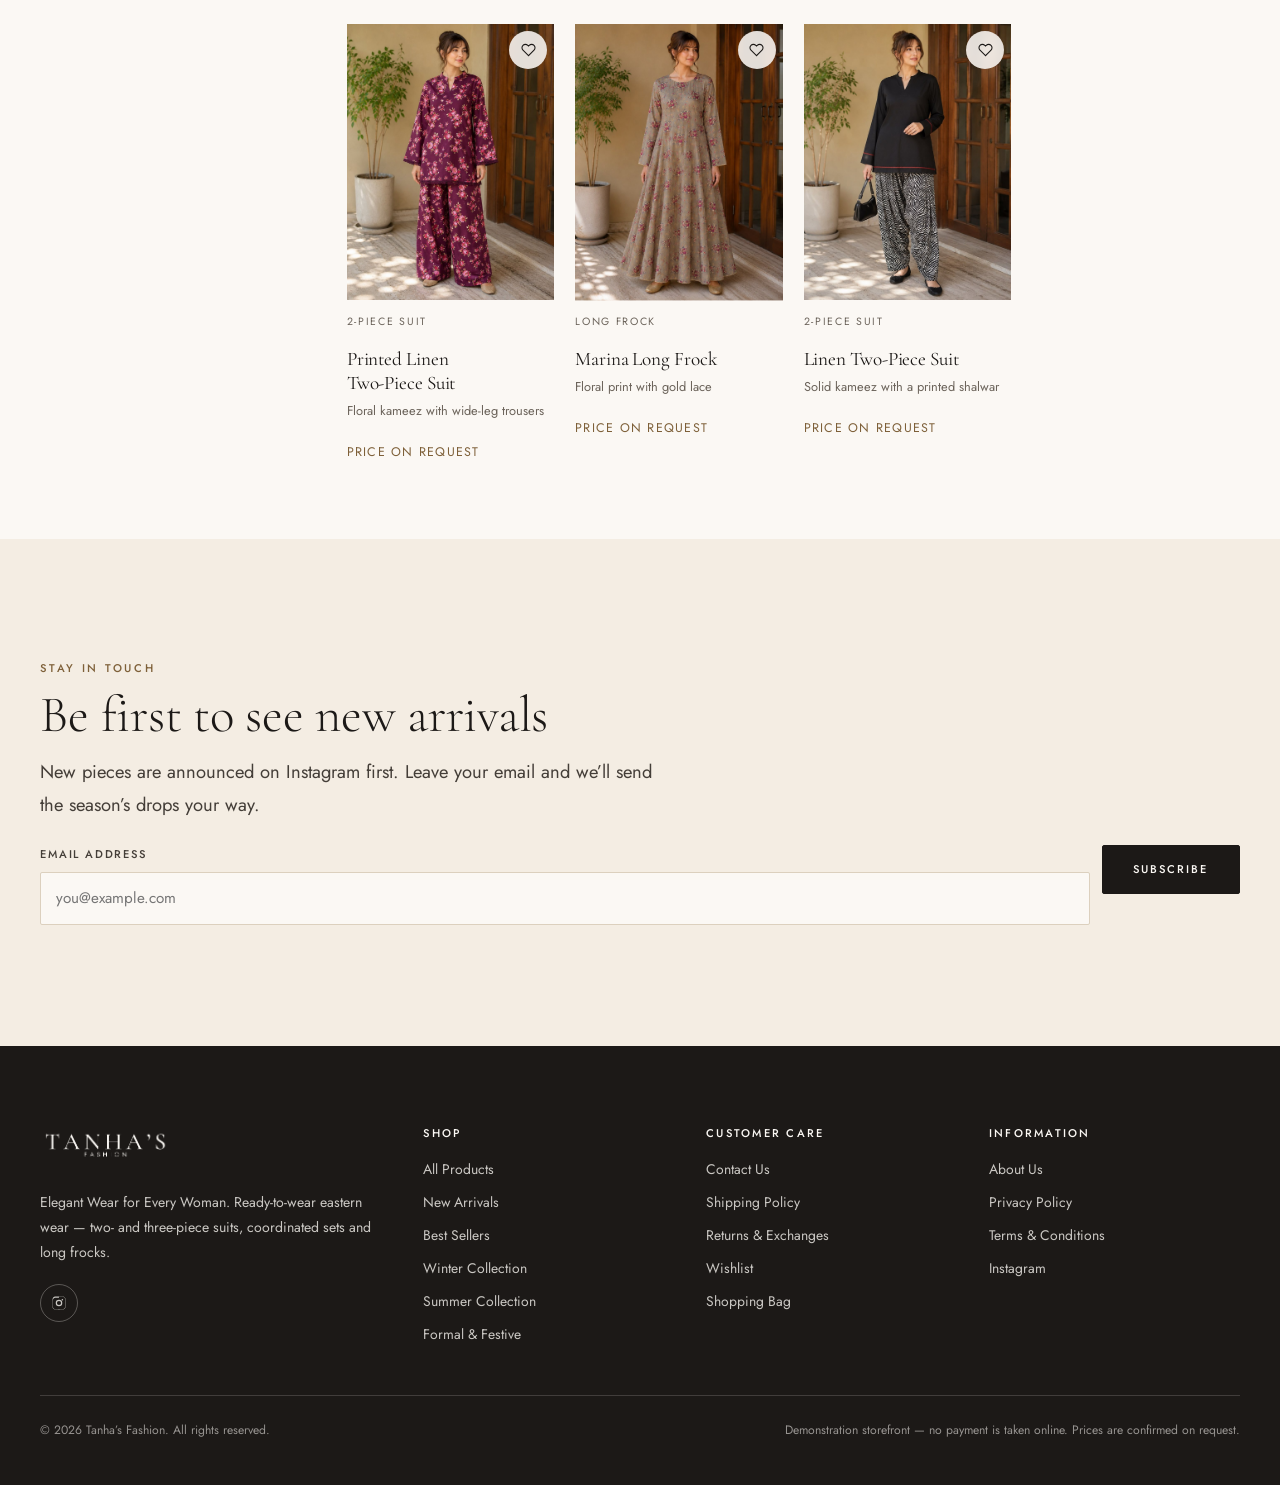
<file: shop.html>
<!DOCTYPE html>
<html lang="en" class="no-js">
<head>
<meta charset="utf-8">
<meta name="viewport" content="width=device-width, initial-scale=1">
<title>Shop — Tanha's Fashion</title>
<meta name="description" content="Browse every Tanha's Fashion piece. Filter by collection, size and colour; sort by newest or price.">

<!-- ┌───────────────────────────────────────────────────────────────┐
     │ BEFORE GOING LIVE: replace YOUR-DOMAIN.com below with your     │
     │ real domain (og:url, og:image and the canonical link).         │
     └───────────────────────────────────────────────────────────────┘ -->
<link rel="canonical" href="https://YOUR-DOMAIN.com/">
<meta property="og:type" content="website">
<meta property="og:site_name" content="Tanha's Fashion">
<meta property="og:title" content="Shop — Tanha's Fashion">
<meta property="og:description" content="Browse every Tanha's Fashion piece. Filter by collection, size and colour; sort by newest or price.">
<meta property="og:image" content="https://YOUR-DOMAIN.com/assets/og-image.jpg">
<meta property="og:url" content="https://YOUR-DOMAIN.com/">
<meta name="twitter:card" content="summary_large_image">
<meta name="twitter:title" content="Shop — Tanha's Fashion">
<meta name="twitter:description" content="Browse every Tanha's Fashion piece. Filter by collection, size and colour; sort by newest or price.">
<meta name="twitter:image" content="https://YOUR-DOMAIN.com/assets/og-image.jpg">
<meta name="theme-color" content="#1C1917">

<link rel="icon" href="assets/favicon.svg" type="image/svg+xml">
<link rel="icon" href="assets/favicon.png" type="image/png" sizes="512x512">
<link rel="apple-touch-icon" href="assets/apple-touch-icon.png">

<link rel="preload" href="assets/fonts/jost-400-latin.woff2" as="font" type="font/woff2" crossorigin>
<link rel="preload" href="assets/fonts/cormorant-garamond-300-latin.woff2" as="font" type="font/woff2" crossorigin>
<link rel="stylesheet" href="css/fonts.css">
<link rel="stylesheet" href="css/style.css">
<link rel="stylesheet" href="css/motion.css">

</head>
<body class="">

<a class="skip-link" href="#main">Skip to content</a>

<div class="announce" id="announce" hidden>
  <span data-announce-text></span>
  <button class="announce__close" type="button" data-announce-close aria-label="Dismiss announcement"><svg viewBox="0 0 24 24" fill="none" stroke="currentColor" stroke-width="1.6" aria-hidden="true"><path d="M18 6 6 18M6 6l12 12"/></svg></button>
</div>

<header class="header" id="site-header">
  <div class="wrap header__inner">
    <button class="icon-btn menu-btn" type="button" data-menu-open aria-label="Open menu" aria-controls="drawer-nav" aria-expanded="false">
      <span class="menu-btn__bars" aria-hidden="true"><span></span><span></span><span></span></span>
    </button>

    <nav class="nav" aria-label="Main navigation">
      <ul class="nav__list">
        <li><a class="nav__link" href="shop.html">Shop</a></li>
        <li><a class="nav__link" href="shop.html?c=new-arrivals">New Arrivals</a></li>
        <li><a class="nav__link" href="shop.html?c=best-sellers">Best Sellers</a></li>
        <li><a class="nav__link" href="index.html#collections">Collections</a></li>
        <li><a class="nav__link" href="about.html">About Us</a></li>
        <li><a class="nav__link" href="contact.html">Contact</a></li>
      </ul>
    </nav>

    <a class="brand" href="index.html" aria-label="Tanha's Fashion — home">
      <img class="brand__img" src="assets/logo/logo.png" alt="Tanha's Fashion" width="538" height="165">
      <span class="brand__mark">Tanha&rsquo;s<em>Fashion</em></span>
    </a>

    <div class="actions">
      <button class="icon-btn" type="button" data-search-open aria-label="Search" aria-controls="search-panel" aria-expanded="false"><svg viewBox="0 0 24 24" fill="none" stroke="currentColor" stroke-width="1.4" aria-hidden="true"><circle cx="11" cy="11" r="7"/><path d="m20 20-3.5-3.5"/></svg></button>
      <a class="icon-btn" href="wishlist.html" aria-label="Wishlist"><svg viewBox="0 0 24 24" fill="none" stroke="currentColor" stroke-width="1.4" aria-hidden="true"><path d="M12 20.7 4.2 13a4.8 4.8 0 0 1 0-6.8 4.8 4.8 0 0 1 6.8 0l1 1 1-1a4.8 4.8 0 0 1 6.8 0 4.8 4.8 0 0 1 0 6.8Z"/></svg><span class="icon-btn__count" data-wish-count hidden>0</span></a>
      <button class="icon-btn" type="button" data-bag-open aria-label="Shopping bag" aria-controls="bag-drawer" aria-expanded="false"><svg viewBox="0 0 24 24" fill="none" stroke="currentColor" stroke-width="1.4" aria-hidden="true"><path d="M6 8h12l1 12H5L6 8Z"/><path d="M9 8V6a3 3 0 0 1 6 0v2"/></svg><span class="icon-btn__count" data-cart-count hidden>0</span></button>
    </div>
  </div>
</header>

<main id="main">

<section class="page-hero">
  <div class="wrap">
    <nav aria-label="Breadcrumb">
      <ol class="crumbs">
        <li><a href="index.html">Home</a></li>
        <li><span id="crumb-current">Shop</span></li>
      </ol>
    </nav>
    <h1 class="page-hero__title" id="shop-title">Shop All</h1>
    <p class="page-hero__text" id="shop-blurb">
      Every piece currently on our rails. Use the filters to narrow by collection, size or colour.
    </p>
  </div>
</section>

<section class="section--tight">
  <div class="wrap">
    <div class="shop-layout">
      <!-- ---------------- filters (sidebar on desktop) ---------------- -->
      <form class="filters" id="filters" aria-label="Product filters">
        <div class="filters__group">
          <button class="filters__legend" type="button" aria-expanded="true" aria-controls="f-cat">
            Collection <svg viewBox="0 0 24 24" fill="none" stroke="currentColor" stroke-width="2" aria-hidden="true"><path d="m6 9 6 6 6-6"/></svg>
          </button>
          <div class="filters__panel" id="f-cat" data-group="category"></div>
        </div>
        <div class="filters__group">
          <button class="filters__legend" type="button" aria-expanded="true" aria-controls="f-size">
            Size <svg viewBox="0 0 24 24" fill="none" stroke="currentColor" stroke-width="2" aria-hidden="true"><path d="m6 9 6 6 6-6"/></svg>
          </button>
          <div class="filters__panel" id="f-size" data-group="size"></div>
        </div>
        <div class="filters__group">
          <button class="filters__legend" type="button" aria-expanded="true" aria-controls="f-color">
            Colour <svg viewBox="0 0 24 24" fill="none" stroke="currentColor" stroke-width="2" aria-hidden="true"><path d="m6 9 6 6 6-6"/></svg>
          </button>
          <div class="filters__panel" id="f-color" data-group="color"></div>
        </div>
        <div class="filters__group" id="f-price-group">
          <button class="filters__legend" type="button" aria-expanded="true" aria-controls="f-price">
            Price <svg viewBox="0 0 24 24" fill="none" stroke="currentColor" stroke-width="2" aria-hidden="true"><path d="m6 9 6 6 6-6"/></svg>
          </button>
          <div class="filters__panel" id="f-price" data-group="price"></div>
        </div>
        <div style="padding-top:1.25rem">
          <button class="btn btn--ghost btn--block btn--sm" type="button" data-clear-filters>Clear all filters</button>
        </div>
      </form>

      <!-- ---------------- results ---------------- -->
      <div>
        <div class="shop-toolbar">
          <button class="btn btn--ghost btn--sm filter-btn" type="button" data-filter-open aria-controls="filter-drawer" aria-expanded="false">
            Filters <span class="filter-btn__n" data-active-count hidden>0</span>
          </button>
          <div class="field" style="flex:1 1 200px;max-width:320px">
            <label class="sr-only" for="shop-search">Search products</label>
            <input class="field__input" id="shop-search" type="search" placeholder="Search this page&hellip;" autocomplete="off">
          </div>
          <p class="shop-toolbar__count" id="result-count" role="status" aria-live="polite"></p>
          <div class="shop-toolbar__spacer"></div>
          <div class="shop-toolbar__sort">
            <label for="sort-select">Sort</label>
            <select id="sort-select">
              <option value="featured">Featured</option>
              <option value="newest">Newest</option>
              <option value="price-asc">Price: low to high</option>
              <option value="price-desc">Price: high to low</option>
              <option value="name-asc">Name: A&ndash;Z</option>
            </select>
          </div>
        </div>

        <div class="chips" id="active-chips"></div>

        <div class="prod-grid" id="shop-grid" style="margin-top:.5rem"></div>
      </div>
    </div>
  </div>
</section>

<!-- ---------------- filter drawer (mobile / tablet) ---------------- -->
<div class="filter-drawer" id="filter-drawer" aria-hidden="true" aria-label="Filters">
  <div class="filter-drawer__head">
    <span class="bag-drawer__title">Filters</span>
    <button class="icon-btn" type="button" data-drawer-close data-autofocus aria-label="Close filters"><svg viewBox="0 0 24 24" fill="none" stroke="currentColor" stroke-width="1.6" aria-hidden="true"><path d="M18 6 6 18M6 6l12 12"/></svg></button>
  </div>
  <div class="filter-drawer__body" id="filter-drawer-body"></div>
  <div class="filter-drawer__foot">
    <button class="btn btn--ghost btn--block" type="button" data-clear-filters>Clear</button>
    <button class="btn btn--block" type="button" data-drawer-close>Apply</button>
  </div>
</div>

</main>

<section class="section newsletter" aria-labelledby="nl-title">
  <div class="wrap">
    <div class="newsletter__inner">
      <div>
        <p class="eyebrow">Stay in touch</p>
        <h2 id="nl-title" style="margin-top:.5rem">Be first to see new arrivals</h2>
        <p class="lede" style="margin-top:.75rem">
          New pieces are announced on Instagram first. Leave your email and we&rsquo;ll send the
          season&rsquo;s drops your way.
        </p>
      </div>
      <form class="newsletter__form" id="newsletter-form" data-form="newsletter" novalidate>
        <div class="field">
          <label class="field__label" for="nl-email">Email address</label>
          <input class="field__input" id="nl-email" name="email" type="email" inputmode="email"
                 autocomplete="email" placeholder="you@example.com" required
                 aria-describedby="nl-email-err">
          <span class="field__error" id="nl-email-err">Please enter a valid email address.</span>
        </div>
        <button class="btn" type="submit">Subscribe</button>
      </form>
      <p class="form-status" id="newsletter-status" hidden></p>
    </div>
  </div>
</section>


<footer class="footer">
  <div class="wrap">
    <div class="footer__grid">
      <div class="footer__brand">
        <a class="brand" href="index.html" aria-label="Tanha's Fashion — home">
          <img class="brand__img" src="assets/logo/logo-light.png" alt="Tanha's Fashion" width="538" height="165">
          <span class="brand__mark">Tanha&rsquo;s<em>Fashion</em></span>
        </a>
        <p class="footer__tag">
          <span data-brand-tagline>Elegant Wear for Every Woman</span>.
          Ready-to-wear eastern wear — two- and three-piece suits, coordinated sets and long frocks.
        </p>
        <div class="footer__social">
          <a href="https://www.instagram.com/tanhas.fashion/" target="_blank" rel="noopener noreferrer" aria-label="Tanha's Fashion on Instagram"><svg viewBox="0 0 24 24" aria-hidden="true"><path d="M12 2.2c3.2 0 3.6 0 4.9.07 1.2.05 1.8.25 2.2.42.6.22 1 .48 1.4.9.4.4.7.8.9 1.4.2.4.4 1 .4 2.2.1 1.3.1 1.7.1 4.9s0 3.6-.1 4.9c0 1.2-.2 1.8-.4 2.2-.2.6-.5 1-.9 1.4-.4.4-.8.7-1.4.9-.4.2-1 .4-2.2.4-1.3.1-1.7.1-4.9.1s-3.6 0-4.9-.1c-1.2 0-1.8-.2-2.2-.4-.6-.2-1-.5-1.4-.9-.4-.4-.7-.8-.9-1.4-.2-.4-.4-1-.4-2.2C2.2 15.6 2.2 15.2 2.2 12s0-3.6.1-4.9c0-1.2.2-1.8.4-2.2.2-.6.5-1 .9-1.4.4-.4.8-.7 1.4-.9.4-.2 1-.4 2.2-.4C8.4 2.2 8.8 2.2 12 2.2Zm0 1.8c-3.1 0-3.5 0-4.7.07-1.1.05-1.7.23-2.1.39-.5.2-.9.44-1.3.83-.4.4-.63.8-.83 1.3-.16.4-.34 1-.39 2.1C2.6 8.5 2.6 8.9 2.6 12s0 3.5.07 4.7c.05 1.1.23 1.7.39 2.1.2.5.44.9.83 1.3.4.4.8.63 1.3.83.4.16 1 .34 2.1.39 1.2.07 1.6.07 4.7.07s3.5 0 4.7-.07c1.1-.05 1.7-.23 2.1-.39.5-.2.9-.44 1.3-.83.4-.4.63-.8.83-1.3.16-.4.34-1 .39-2.1.07-1.2.07-1.6.07-4.7s0-3.5-.07-4.7c-.05-1.1-.23-1.7-.39-2.1-.2-.5-.44-.9-.83-1.3-.4-.4-.8-.63-1.3-.83-.4-.16-1-.34-2.1-.39-1.2-.07-1.6-.07-4.7-.07Zm0 3.1a4.9 4.9 0 1 1 0 9.8 4.9 4.9 0 0 1 0-9.8Zm0 1.8a3.1 3.1 0 1 0 0 6.2 3.1 3.1 0 0 0 0-6.2Zm5.1-2.9a1.15 1.15 0 1 1 0 2.3 1.15 1.15 0 0 1 0-2.3Z"/></svg></a>
          <a href="https://wa.me/" data-brand-whatsapp hidden target="_blank" rel="noopener noreferrer" aria-label="Message Tanha's Fashion on WhatsApp"><svg viewBox="0 0 24 24" aria-hidden="true"><path d="M12 2a10 10 0 0 0-8.6 15.1L2 22l5-1.3A10 10 0 1 0 12 2Zm0 1.8a8.2 8.2 0 1 1 0 16.4c-1.4 0-2.7-.35-3.85-1L4.6 20l.8-2.45A8.2 8.2 0 0 1 12 3.8Zm-3.1 4.3c.2 0 .35.03.45.07.15.05.3.25.45.55l.55 1.2c.1.25.05.45-.1.7l-.3.4c-.1.15-.15.25-.05.45.45.85 1.15 1.5 2 1.9.2.1.35.05.5-.05l.5-.55c.15-.2.35-.25.6-.15l1.2.5c.25.1.4.2.45.35.05.15 0 .5-.2.9-.2.4-.55.65-.95.7-.3.05-1.05.1-2.4-.55-1.6-.8-2.65-2.4-2.8-2.75-.15-.35-.8-1.6-.8-3 0-1.4.7-2.1 1-2.4.2-.2.5-.35.8-.35Z"/></svg></a>
        </div>
      </div>

      <div class="footer__col">
        <h4>Shop</h4>
        <ul class="footer__list">
          <li><a href="shop.html">All Products</a></li>
          <li><a href="shop.html?c=new-arrivals">New Arrivals</a></li>
          <li><a href="shop.html?c=best-sellers">Best Sellers</a></li>
          <li><a href="shop.html?c=winter-collection">Winter Collection</a></li>
          <li><a href="shop.html?c=summer-collection">Summer Collection</a></li>
          <li><a href="shop.html?c=formal-wear">Formal &amp; Festive</a></li>
        </ul>
      </div>

      <div class="footer__col">
        <h4>Customer Care</h4>
        <ul class="footer__list">
          <li><a href="contact.html">Contact Us</a></li>
          <li><a href="policies/shipping.html">Shipping Policy</a></li>
          <li><a href="policies/returns.html">Returns &amp; Exchanges</a></li>
          <li><a href="wishlist.html">Wishlist</a></li>
          <li><a href="cart.html">Shopping Bag</a></li>
        </ul>
      </div>

      <div class="footer__col">
        <h4>Information</h4>
        <ul class="footer__list">
          <li><a href="about.html">About Us</a></li>
          <li><a href="policies/privacy.html">Privacy Policy</a></li>
          <li><a href="policies/terms.html">Terms &amp; Conditions</a></li>
          <li><a href="https://www.instagram.com/tanhas.fashion/" target="_blank" rel="noopener noreferrer">Instagram</a></li>
        </ul>
      </div>
    </div>

    <div class="footer__bottom">
      <p>&copy; <span data-year>2026</span> Tanha&rsquo;s Fashion. All rights reserved.</p>
      <!-- REMOVE THIS LINE once a real payment provider is connected: -->
      <p>Demonstration storefront — no payment is taken online. Prices are confirmed on request.</p>
    </div>
  </div>
</footer>


<!-- ============ mobile navigation drawer ============ -->
<div class="drawer-nav" id="drawer-nav" aria-hidden="true" aria-label="Menu">
  <div class="drawer-nav__head">
    <span class="eyebrow">Menu</span>
    <button class="icon-btn" type="button" data-drawer-close data-autofocus aria-label="Close menu"><svg viewBox="0 0 24 24" fill="none" stroke="currentColor" stroke-width="1.6" aria-hidden="true"><path d="M18 6 6 18M6 6l12 12"/></svg></button>
  </div>
  <div class="drawer-nav__body">
    <a class="drawer-nav__link" href="shop.html">Shop All</a>
    <a class="drawer-nav__link" href="shop.html?c=new-arrivals">New Arrivals</a>
    <a class="drawer-nav__link" href="shop.html?c=best-sellers">Best Sellers</a>
    <a class="drawer-nav__link" href="index.html#collections">Collections</a>
    <a class="drawer-nav__link" href="shop.html?c=winter-collection">Winter Collection</a>
    <a class="drawer-nav__link" href="shop.html?c=summer-collection">Summer Collection</a>
    <a class="drawer-nav__link" href="about.html">About Us</a>
    <a class="drawer-nav__link" href="contact.html">Contact</a>
    <a class="drawer-nav__link" href="wishlist.html">Wishlist</a>
    <div class="drawer-nav__foot">
      <a class="link" href="https://www.instagram.com/tanhas.fashion/" target="_blank" rel="noopener noreferrer">Follow on Instagram <span class="link__arrow">&rarr;</span></a>
    </div>
  </div>
</div>

<!-- ============ shopping bag drawer ============ -->
<div class="bag-drawer" id="bag-drawer" aria-hidden="true" aria-label="Shopping bag">
  <div class="bag-drawer__head">
    <span class="bag-drawer__title">Your Bag</span>
    <button class="icon-btn" type="button" data-drawer-close data-autofocus aria-label="Close bag"><svg viewBox="0 0 24 24" fill="none" stroke="currentColor" stroke-width="1.6" aria-hidden="true"><path d="M18 6 6 18M6 6l12 12"/></svg></button>
  </div>
  <div class="bag-drawer__body" id="bag-drawer-body"></div>
  <div class="bag-drawer__foot" id="bag-drawer-foot" hidden>
    <a class="btn btn--ghost btn--block" href="cart.html">View Bag</a>
    <a class="btn btn--block" href="checkout.html">Checkout</a>
  </div>
</div>

<!-- ============ search panel ============ -->
<div class="search-panel" id="search-panel" aria-hidden="true">
  <div class="wrap search-panel__inner">
    <form class="search-form" role="search" onsubmit="return false;">
      <label class="sr-only" for="search-input">Search for a piece</label>
      <input id="search-input" type="search" placeholder="Search — try &ldquo;linen&rdquo;, &ldquo;sheesha silk&rdquo;, &ldquo;frock&rdquo;" autocomplete="off">
      <button class="icon-btn" type="button" data-search-close aria-label="Close search"><svg viewBox="0 0 24 24" fill="none" stroke="currentColor" stroke-width="1.6" aria-hidden="true"><path d="M18 6 6 18M6 6l12 12"/></svg></button>
    </form>
    <div class="search-results" id="search-results"></div>
  </div>
</div>

<div class="scrim" id="scrim" hidden-until-open></div>

<!-- ============ quick view modal (populated by JS) ============ -->
<div class="modal" id="quickview" aria-hidden="true" role="dialog" aria-modal="true"></div>

<!-- ============ toasts ============ -->
<div class="toasts" role="status" aria-live="polite"></div>

<button class="to-top" id="to-top" type="button" aria-label="Back to top"><svg viewBox="0 0 24 24" fill="none" stroke="currentColor" stroke-width="1.6" aria-hidden="true"><path d="M12 19V5M5 12l7-7 7 7"/></svg></button>

<!-- ============ scroll progress ============ -->
<div class="scroll-progress" aria-hidden="true"><span id="scroll-progress-bar"></span></div>

<!-- ============ mobile tab bar (thumb-reachable navigation) ============ -->
<nav class="tabbar" aria-label="Quick navigation">
  <a class="tabbar__item" href="shop.html" data-tab="shop">
    <span class="tabbar__ico" aria-hidden="true"><svg viewBox="0 0 24 24" fill="none" stroke="currentColor" stroke-width="1.4" aria-hidden="true"><rect x="3.5" y="3.5" width="7" height="7"/><rect x="13.5" y="3.5" width="7" height="7"/><rect x="3.5" y="13.5" width="7" height="7"/><rect x="13.5" y="13.5" width="7" height="7"/></svg></span>
    <span class="tabbar__label">Shop</span>
  </a>
  <button class="tabbar__item" type="button" data-search-open aria-label="Search">
    <span class="tabbar__ico" aria-hidden="true"><svg viewBox="0 0 24 24" fill="none" stroke="currentColor" stroke-width="1.4" aria-hidden="true"><circle cx="11" cy="11" r="7"/><path d="m20 20-3.5-3.5"/></svg></span>
    <span class="tabbar__label">Search</span>
  </button>
  <a class="tabbar__item" href="wishlist.html" data-tab="wishlist">
    <span class="tabbar__ico" aria-hidden="true"><svg viewBox="0 0 24 24" fill="none" stroke="currentColor" stroke-width="1.4" aria-hidden="true"><path d="M12 20.7 4.2 13a4.8 4.8 0 0 1 0-6.8 4.8 4.8 0 0 1 6.8 0l1 1 1-1a4.8 4.8 0 0 1 6.8 0 4.8 4.8 0 0 1 0 6.8Z"/></svg></span>
    <span class="tabbar__label">Saved</span>
    <span class="tabbar__badge" data-wish-count hidden>0</span>
  </a>
  <button class="tabbar__item" type="button" data-bag-open aria-label="Shopping bag">
    <span class="tabbar__ico" aria-hidden="true"><svg viewBox="0 0 24 24" fill="none" stroke="currentColor" stroke-width="1.4" aria-hidden="true"><path d="M6 8h12l1 12H5L6 8Z"/><path d="M9 8V6a3 3 0 0 1 6 0v2"/></svg></span>
    <span class="tabbar__label">Bag</span>
    <span class="tabbar__badge" data-cart-count hidden>0</span>
  </button>
  <button class="tabbar__item" type="button" data-menu-open aria-label="Menu">
    <span class="tabbar__ico" aria-hidden="true"><svg viewBox="0 0 24 24" fill="none" stroke="currentColor" stroke-width="1.5" aria-hidden="true"><path d="M4 7h16M4 12h16M4 17h10"/></svg></span>
    <span class="tabbar__label">Menu</span>
  </button>
</nav>

<script src="js/products.js"></script>
<script src="js/main.js"></script>
<script src="js/motion.js"></script>
<script src="js/forms.js"></script>
<script src="js/shop.js"></script>
</body>
</html>
</file>
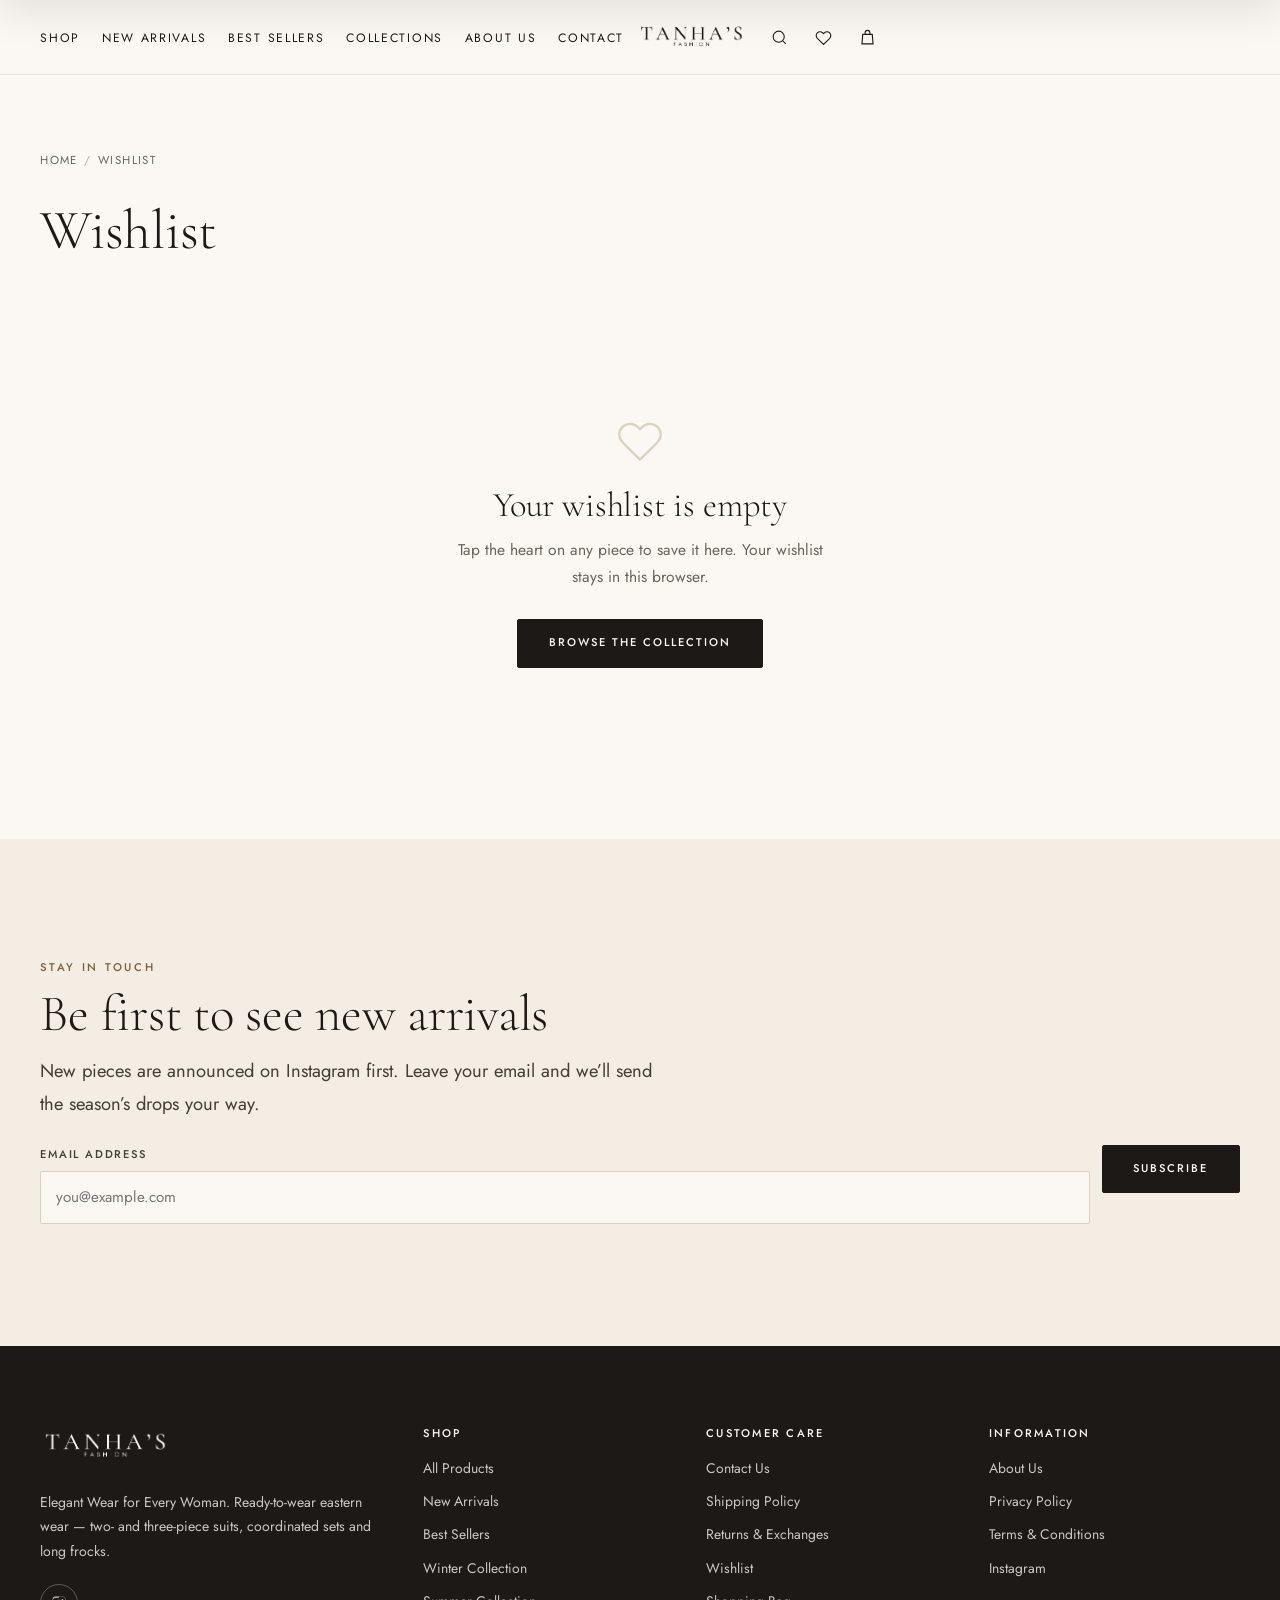
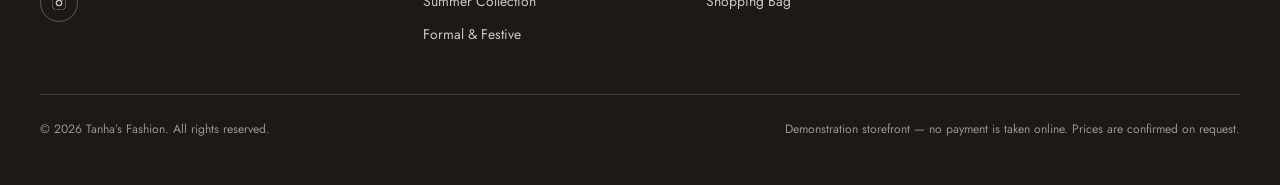
<file: wishlist.html>
<!DOCTYPE html>
<html lang="en" class="no-js">
<head>
<meta charset="utf-8">
<meta name="viewport" content="width=device-width, initial-scale=1">
<title>Wishlist — Tanha's Fashion</title>
<meta name="description" content="The Tanha's Fashion pieces you have saved.">

<!-- ┌───────────────────────────────────────────────────────────────┐
     │ BEFORE GOING LIVE: replace YOUR-DOMAIN.com below with your     │
     │ real domain (og:url, og:image and the canonical link).         │
     └───────────────────────────────────────────────────────────────┘ -->
<link rel="canonical" href="https://YOUR-DOMAIN.com/">
<meta property="og:type" content="website">
<meta property="og:site_name" content="Tanha's Fashion">
<meta property="og:title" content="Wishlist — Tanha's Fashion">
<meta property="og:description" content="The Tanha's Fashion pieces you have saved.">
<meta property="og:image" content="https://YOUR-DOMAIN.com/assets/og-image.jpg">
<meta property="og:url" content="https://YOUR-DOMAIN.com/">
<meta name="twitter:card" content="summary_large_image">
<meta name="twitter:title" content="Wishlist — Tanha's Fashion">
<meta name="twitter:description" content="The Tanha's Fashion pieces you have saved.">
<meta name="twitter:image" content="https://YOUR-DOMAIN.com/assets/og-image.jpg">
<meta name="theme-color" content="#1C1917">

<link rel="icon" href="assets/favicon.svg" type="image/svg+xml">
<link rel="icon" href="assets/favicon.png" type="image/png" sizes="512x512">
<link rel="apple-touch-icon" href="assets/apple-touch-icon.png">

<link rel="preload" href="assets/fonts/jost-400-latin.woff2" as="font" type="font/woff2" crossorigin>
<link rel="preload" href="assets/fonts/cormorant-garamond-300-latin.woff2" as="font" type="font/woff2" crossorigin>
<link rel="stylesheet" href="css/fonts.css">
<link rel="stylesheet" href="css/style.css">
<link rel="stylesheet" href="css/motion.css">

</head>
<body class="">

<a class="skip-link" href="#main">Skip to content</a>

<div class="announce" id="announce" hidden>
  <span data-announce-text></span>
  <button class="announce__close" type="button" data-announce-close aria-label="Dismiss announcement"><svg viewBox="0 0 24 24" fill="none" stroke="currentColor" stroke-width="1.6" aria-hidden="true"><path d="M18 6 6 18M6 6l12 12"/></svg></button>
</div>

<header class="header" id="site-header">
  <div class="wrap header__inner">
    <button class="icon-btn menu-btn" type="button" data-menu-open aria-label="Open menu" aria-controls="drawer-nav" aria-expanded="false">
      <span class="menu-btn__bars" aria-hidden="true"><span></span><span></span><span></span></span>
    </button>

    <nav class="nav" aria-label="Main navigation">
      <ul class="nav__list">
        <li><a class="nav__link" href="shop.html">Shop</a></li>
        <li><a class="nav__link" href="shop.html?c=new-arrivals">New Arrivals</a></li>
        <li><a class="nav__link" href="shop.html?c=best-sellers">Best Sellers</a></li>
        <li><a class="nav__link" href="index.html#collections">Collections</a></li>
        <li><a class="nav__link" href="about.html">About Us</a></li>
        <li><a class="nav__link" href="contact.html">Contact</a></li>
      </ul>
    </nav>

    <a class="brand" href="index.html" aria-label="Tanha's Fashion — home">
      <img class="brand__img" src="assets/logo/logo.png" alt="Tanha's Fashion" width="538" height="165">
      <span class="brand__mark">Tanha&rsquo;s<em>Fashion</em></span>
    </a>

    <div class="actions">
      <button class="icon-btn" type="button" data-search-open aria-label="Search" aria-controls="search-panel" aria-expanded="false"><svg viewBox="0 0 24 24" fill="none" stroke="currentColor" stroke-width="1.4" aria-hidden="true"><circle cx="11" cy="11" r="7"/><path d="m20 20-3.5-3.5"/></svg></button>
      <a class="icon-btn" href="wishlist.html" aria-label="Wishlist"><svg viewBox="0 0 24 24" fill="none" stroke="currentColor" stroke-width="1.4" aria-hidden="true"><path d="M12 20.7 4.2 13a4.8 4.8 0 0 1 0-6.8 4.8 4.8 0 0 1 6.8 0l1 1 1-1a4.8 4.8 0 0 1 6.8 0 4.8 4.8 0 0 1 0 6.8Z"/></svg><span class="icon-btn__count" data-wish-count hidden>0</span></a>
      <button class="icon-btn" type="button" data-bag-open aria-label="Shopping bag" aria-controls="bag-drawer" aria-expanded="false"><svg viewBox="0 0 24 24" fill="none" stroke="currentColor" stroke-width="1.4" aria-hidden="true"><path d="M6 8h12l1 12H5L6 8Z"/><path d="M9 8V6a3 3 0 0 1 6 0v2"/></svg><span class="icon-btn__count" data-cart-count hidden>0</span></button>
    </div>
  </div>
</header>

<main id="main">

<section class="section--tight">
  <div class="wrap">
    <nav aria-label="Breadcrumb" style="margin-bottom:1.5rem">
      <ol class="crumbs">
        <li><a href="index.html">Home</a></li>
        <li><span>Wishlist</span></li>
      </ol>
    </nav>

    <div class="sec-head sec-head--split">
      <div>
        <h1 class="page-hero__title" style="margin-top:.4rem">Wishlist</h1>
        <p class="muted" id="wish-count-text" style="margin-top:.5rem"></p>
      </div>
      <div class="sec-head__aside">
        <button class="btn btn--ghost btn--sm" type="button" id="wish-clear" hidden>Clear wishlist</button>
      </div>
    </div>

    <div class="prod-grid" id="wish-grid"></div>

    <div class="empty-state" id="wish-empty" hidden>
      <div class="empty-state__mark"><svg viewBox="0 0 24 24" aria-hidden="true"><path d="M12 20.7 4.2 13a4.8 4.8 0 0 1 0-6.8 4.8 4.8 0 0 1 6.8 0l1 1 1-1a4.8 4.8 0 0 1 6.8 0 4.8 4.8 0 0 1 0 6.8Z"/></svg></div>
      <h2>Your wishlist is empty</h2>
      <p>Tap the heart on any piece to save it here. Your wishlist stays in this browser.</p>
      <a class="btn" href="shop.html">Browse the collection</a>
    </div>
  </div>
</section>

</main>

<section class="section newsletter" aria-labelledby="nl-title">
  <div class="wrap">
    <div class="newsletter__inner">
      <div>
        <p class="eyebrow">Stay in touch</p>
        <h2 id="nl-title" style="margin-top:.5rem">Be first to see new arrivals</h2>
        <p class="lede" style="margin-top:.75rem">
          New pieces are announced on Instagram first. Leave your email and we&rsquo;ll send the
          season&rsquo;s drops your way.
        </p>
      </div>
      <form class="newsletter__form" id="newsletter-form" data-form="newsletter" novalidate>
        <div class="field">
          <label class="field__label" for="nl-email">Email address</label>
          <input class="field__input" id="nl-email" name="email" type="email" inputmode="email"
                 autocomplete="email" placeholder="you@example.com" required
                 aria-describedby="nl-email-err">
          <span class="field__error" id="nl-email-err">Please enter a valid email address.</span>
        </div>
        <button class="btn" type="submit">Subscribe</button>
      </form>
      <p class="form-status" id="newsletter-status" hidden></p>
    </div>
  </div>
</section>


<footer class="footer">
  <div class="wrap">
    <div class="footer__grid">
      <div class="footer__brand">
        <a class="brand" href="index.html" aria-label="Tanha's Fashion — home">
          <img class="brand__img" src="assets/logo/logo-light.png" alt="Tanha's Fashion" width="538" height="165">
          <span class="brand__mark">Tanha&rsquo;s<em>Fashion</em></span>
        </a>
        <p class="footer__tag">
          <span data-brand-tagline>Elegant Wear for Every Woman</span>.
          Ready-to-wear eastern wear — two- and three-piece suits, coordinated sets and long frocks.
        </p>
        <div class="footer__social">
          <a href="https://www.instagram.com/tanhas.fashion/" target="_blank" rel="noopener noreferrer" aria-label="Tanha's Fashion on Instagram"><svg viewBox="0 0 24 24" aria-hidden="true"><path d="M12 2.2c3.2 0 3.6 0 4.9.07 1.2.05 1.8.25 2.2.42.6.22 1 .48 1.4.9.4.4.7.8.9 1.4.2.4.4 1 .4 2.2.1 1.3.1 1.7.1 4.9s0 3.6-.1 4.9c0 1.2-.2 1.8-.4 2.2-.2.6-.5 1-.9 1.4-.4.4-.8.7-1.4.9-.4.2-1 .4-2.2.4-1.3.1-1.7.1-4.9.1s-3.6 0-4.9-.1c-1.2 0-1.8-.2-2.2-.4-.6-.2-1-.5-1.4-.9-.4-.4-.7-.8-.9-1.4-.2-.4-.4-1-.4-2.2C2.2 15.6 2.2 15.2 2.2 12s0-3.6.1-4.9c0-1.2.2-1.8.4-2.2.2-.6.5-1 .9-1.4.4-.4.8-.7 1.4-.9.4-.2 1-.4 2.2-.4C8.4 2.2 8.8 2.2 12 2.2Zm0 1.8c-3.1 0-3.5 0-4.7.07-1.1.05-1.7.23-2.1.39-.5.2-.9.44-1.3.83-.4.4-.63.8-.83 1.3-.16.4-.34 1-.39 2.1C2.6 8.5 2.6 8.9 2.6 12s0 3.5.07 4.7c.05 1.1.23 1.7.39 2.1.2.5.44.9.83 1.3.4.4.8.63 1.3.83.4.16 1 .34 2.1.39 1.2.07 1.6.07 4.7.07s3.5 0 4.7-.07c1.1-.05 1.7-.23 2.1-.39.5-.2.9-.44 1.3-.83.4-.4.63-.8.83-1.3.16-.4.34-1 .39-2.1.07-1.2.07-1.6.07-4.7s0-3.5-.07-4.7c-.05-1.1-.23-1.7-.39-2.1-.2-.5-.44-.9-.83-1.3-.4-.4-.8-.63-1.3-.83-.4-.16-1-.34-2.1-.39-1.2-.07-1.6-.07-4.7-.07Zm0 3.1a4.9 4.9 0 1 1 0 9.8 4.9 4.9 0 0 1 0-9.8Zm0 1.8a3.1 3.1 0 1 0 0 6.2 3.1 3.1 0 0 0 0-6.2Zm5.1-2.9a1.15 1.15 0 1 1 0 2.3 1.15 1.15 0 0 1 0-2.3Z"/></svg></a>
          <a href="https://wa.me/" data-brand-whatsapp hidden target="_blank" rel="noopener noreferrer" aria-label="Message Tanha's Fashion on WhatsApp"><svg viewBox="0 0 24 24" aria-hidden="true"><path d="M12 2a10 10 0 0 0-8.6 15.1L2 22l5-1.3A10 10 0 1 0 12 2Zm0 1.8a8.2 8.2 0 1 1 0 16.4c-1.4 0-2.7-.35-3.85-1L4.6 20l.8-2.45A8.2 8.2 0 0 1 12 3.8Zm-3.1 4.3c.2 0 .35.03.45.07.15.05.3.25.45.55l.55 1.2c.1.25.05.45-.1.7l-.3.4c-.1.15-.15.25-.05.45.45.85 1.15 1.5 2 1.9.2.1.35.05.5-.05l.5-.55c.15-.2.35-.25.6-.15l1.2.5c.25.1.4.2.45.35.05.15 0 .5-.2.9-.2.4-.55.65-.95.7-.3.05-1.05.1-2.4-.55-1.6-.8-2.65-2.4-2.8-2.75-.15-.35-.8-1.6-.8-3 0-1.4.7-2.1 1-2.4.2-.2.5-.35.8-.35Z"/></svg></a>
        </div>
      </div>

      <div class="footer__col">
        <h4>Shop</h4>
        <ul class="footer__list">
          <li><a href="shop.html">All Products</a></li>
          <li><a href="shop.html?c=new-arrivals">New Arrivals</a></li>
          <li><a href="shop.html?c=best-sellers">Best Sellers</a></li>
          <li><a href="shop.html?c=winter-collection">Winter Collection</a></li>
          <li><a href="shop.html?c=summer-collection">Summer Collection</a></li>
          <li><a href="shop.html?c=formal-wear">Formal &amp; Festive</a></li>
        </ul>
      </div>

      <div class="footer__col">
        <h4>Customer Care</h4>
        <ul class="footer__list">
          <li><a href="contact.html">Contact Us</a></li>
          <li><a href="policies/shipping.html">Shipping Policy</a></li>
          <li><a href="policies/returns.html">Returns &amp; Exchanges</a></li>
          <li><a href="wishlist.html">Wishlist</a></li>
          <li><a href="cart.html">Shopping Bag</a></li>
        </ul>
      </div>

      <div class="footer__col">
        <h4>Information</h4>
        <ul class="footer__list">
          <li><a href="about.html">About Us</a></li>
          <li><a href="policies/privacy.html">Privacy Policy</a></li>
          <li><a href="policies/terms.html">Terms &amp; Conditions</a></li>
          <li><a href="https://www.instagram.com/tanhas.fashion/" target="_blank" rel="noopener noreferrer">Instagram</a></li>
        </ul>
      </div>
    </div>

    <div class="footer__bottom">
      <p>&copy; <span data-year>2026</span> Tanha&rsquo;s Fashion. All rights reserved.</p>
      <!-- REMOVE THIS LINE once a real payment provider is connected: -->
      <p>Demonstration storefront — no payment is taken online. Prices are confirmed on request.</p>
    </div>
  </div>
</footer>


<!-- ============ mobile navigation drawer ============ -->
<div class="drawer-nav" id="drawer-nav" aria-hidden="true" aria-label="Menu">
  <div class="drawer-nav__head">
    <span class="eyebrow">Menu</span>
    <button class="icon-btn" type="button" data-drawer-close data-autofocus aria-label="Close menu"><svg viewBox="0 0 24 24" fill="none" stroke="currentColor" stroke-width="1.6" aria-hidden="true"><path d="M18 6 6 18M6 6l12 12"/></svg></button>
  </div>
  <div class="drawer-nav__body">
    <a class="drawer-nav__link" href="shop.html">Shop All</a>
    <a class="drawer-nav__link" href="shop.html?c=new-arrivals">New Arrivals</a>
    <a class="drawer-nav__link" href="shop.html?c=best-sellers">Best Sellers</a>
    <a class="drawer-nav__link" href="index.html#collections">Collections</a>
    <a class="drawer-nav__link" href="shop.html?c=winter-collection">Winter Collection</a>
    <a class="drawer-nav__link" href="shop.html?c=summer-collection">Summer Collection</a>
    <a class="drawer-nav__link" href="about.html">About Us</a>
    <a class="drawer-nav__link" href="contact.html">Contact</a>
    <a class="drawer-nav__link" href="wishlist.html">Wishlist</a>
    <div class="drawer-nav__foot">
      <a class="link" href="https://www.instagram.com/tanhas.fashion/" target="_blank" rel="noopener noreferrer">Follow on Instagram <span class="link__arrow">&rarr;</span></a>
    </div>
  </div>
</div>

<!-- ============ shopping bag drawer ============ -->
<div class="bag-drawer" id="bag-drawer" aria-hidden="true" aria-label="Shopping bag">
  <div class="bag-drawer__head">
    <span class="bag-drawer__title">Your Bag</span>
    <button class="icon-btn" type="button" data-drawer-close data-autofocus aria-label="Close bag"><svg viewBox="0 0 24 24" fill="none" stroke="currentColor" stroke-width="1.6" aria-hidden="true"><path d="M18 6 6 18M6 6l12 12"/></svg></button>
  </div>
  <div class="bag-drawer__body" id="bag-drawer-body"></div>
  <div class="bag-drawer__foot" id="bag-drawer-foot" hidden>
    <a class="btn btn--ghost btn--block" href="cart.html">View Bag</a>
    <a class="btn btn--block" href="checkout.html">Checkout</a>
  </div>
</div>

<!-- ============ search panel ============ -->
<div class="search-panel" id="search-panel" aria-hidden="true">
  <div class="wrap search-panel__inner">
    <form class="search-form" role="search" onsubmit="return false;">
      <label class="sr-only" for="search-input">Search for a piece</label>
      <input id="search-input" type="search" placeholder="Search — try &ldquo;linen&rdquo;, &ldquo;sheesha silk&rdquo;, &ldquo;frock&rdquo;" autocomplete="off">
      <button class="icon-btn" type="button" data-search-close aria-label="Close search"><svg viewBox="0 0 24 24" fill="none" stroke="currentColor" stroke-width="1.6" aria-hidden="true"><path d="M18 6 6 18M6 6l12 12"/></svg></button>
    </form>
    <div class="search-results" id="search-results"></div>
  </div>
</div>

<div class="scrim" id="scrim" hidden-until-open></div>

<!-- ============ quick view modal (populated by JS) ============ -->
<div class="modal" id="quickview" aria-hidden="true" role="dialog" aria-modal="true"></div>

<!-- ============ toasts ============ -->
<div class="toasts" role="status" aria-live="polite"></div>

<button class="to-top" id="to-top" type="button" aria-label="Back to top"><svg viewBox="0 0 24 24" fill="none" stroke="currentColor" stroke-width="1.6" aria-hidden="true"><path d="M12 19V5M5 12l7-7 7 7"/></svg></button>

<!-- ============ scroll progress ============ -->
<div class="scroll-progress" aria-hidden="true"><span id="scroll-progress-bar"></span></div>

<!-- ============ mobile tab bar (thumb-reachable navigation) ============ -->
<nav class="tabbar" aria-label="Quick navigation">
  <a class="tabbar__item" href="shop.html" data-tab="shop">
    <span class="tabbar__ico" aria-hidden="true"><svg viewBox="0 0 24 24" fill="none" stroke="currentColor" stroke-width="1.4" aria-hidden="true"><rect x="3.5" y="3.5" width="7" height="7"/><rect x="13.5" y="3.5" width="7" height="7"/><rect x="3.5" y="13.5" width="7" height="7"/><rect x="13.5" y="13.5" width="7" height="7"/></svg></span>
    <span class="tabbar__label">Shop</span>
  </a>
  <button class="tabbar__item" type="button" data-search-open aria-label="Search">
    <span class="tabbar__ico" aria-hidden="true"><svg viewBox="0 0 24 24" fill="none" stroke="currentColor" stroke-width="1.4" aria-hidden="true"><circle cx="11" cy="11" r="7"/><path d="m20 20-3.5-3.5"/></svg></span>
    <span class="tabbar__label">Search</span>
  </button>
  <a class="tabbar__item" href="wishlist.html" data-tab="wishlist">
    <span class="tabbar__ico" aria-hidden="true"><svg viewBox="0 0 24 24" fill="none" stroke="currentColor" stroke-width="1.4" aria-hidden="true"><path d="M12 20.7 4.2 13a4.8 4.8 0 0 1 0-6.8 4.8 4.8 0 0 1 6.8 0l1 1 1-1a4.8 4.8 0 0 1 6.8 0 4.8 4.8 0 0 1 0 6.8Z"/></svg></span>
    <span class="tabbar__label">Saved</span>
    <span class="tabbar__badge" data-wish-count hidden>0</span>
  </a>
  <button class="tabbar__item" type="button" data-bag-open aria-label="Shopping bag">
    <span class="tabbar__ico" aria-hidden="true"><svg viewBox="0 0 24 24" fill="none" stroke="currentColor" stroke-width="1.4" aria-hidden="true"><path d="M6 8h12l1 12H5L6 8Z"/><path d="M9 8V6a3 3 0 0 1 6 0v2"/></svg></span>
    <span class="tabbar__label">Bag</span>
    <span class="tabbar__badge" data-cart-count hidden>0</span>
  </button>
  <button class="tabbar__item" type="button" data-menu-open aria-label="Menu">
    <span class="tabbar__ico" aria-hidden="true"><svg viewBox="0 0 24 24" fill="none" stroke="currentColor" stroke-width="1.5" aria-hidden="true"><path d="M4 7h16M4 12h16M4 17h10"/></svg></span>
    <span class="tabbar__label">Menu</span>
  </button>
</nav>

<script src="js/products.js"></script>
<script src="js/main.js"></script>
<script src="js/motion.js"></script>
<script src="js/forms.js"></script>
<script src="js/cart.js"></script>
</body>
</html>
</file>
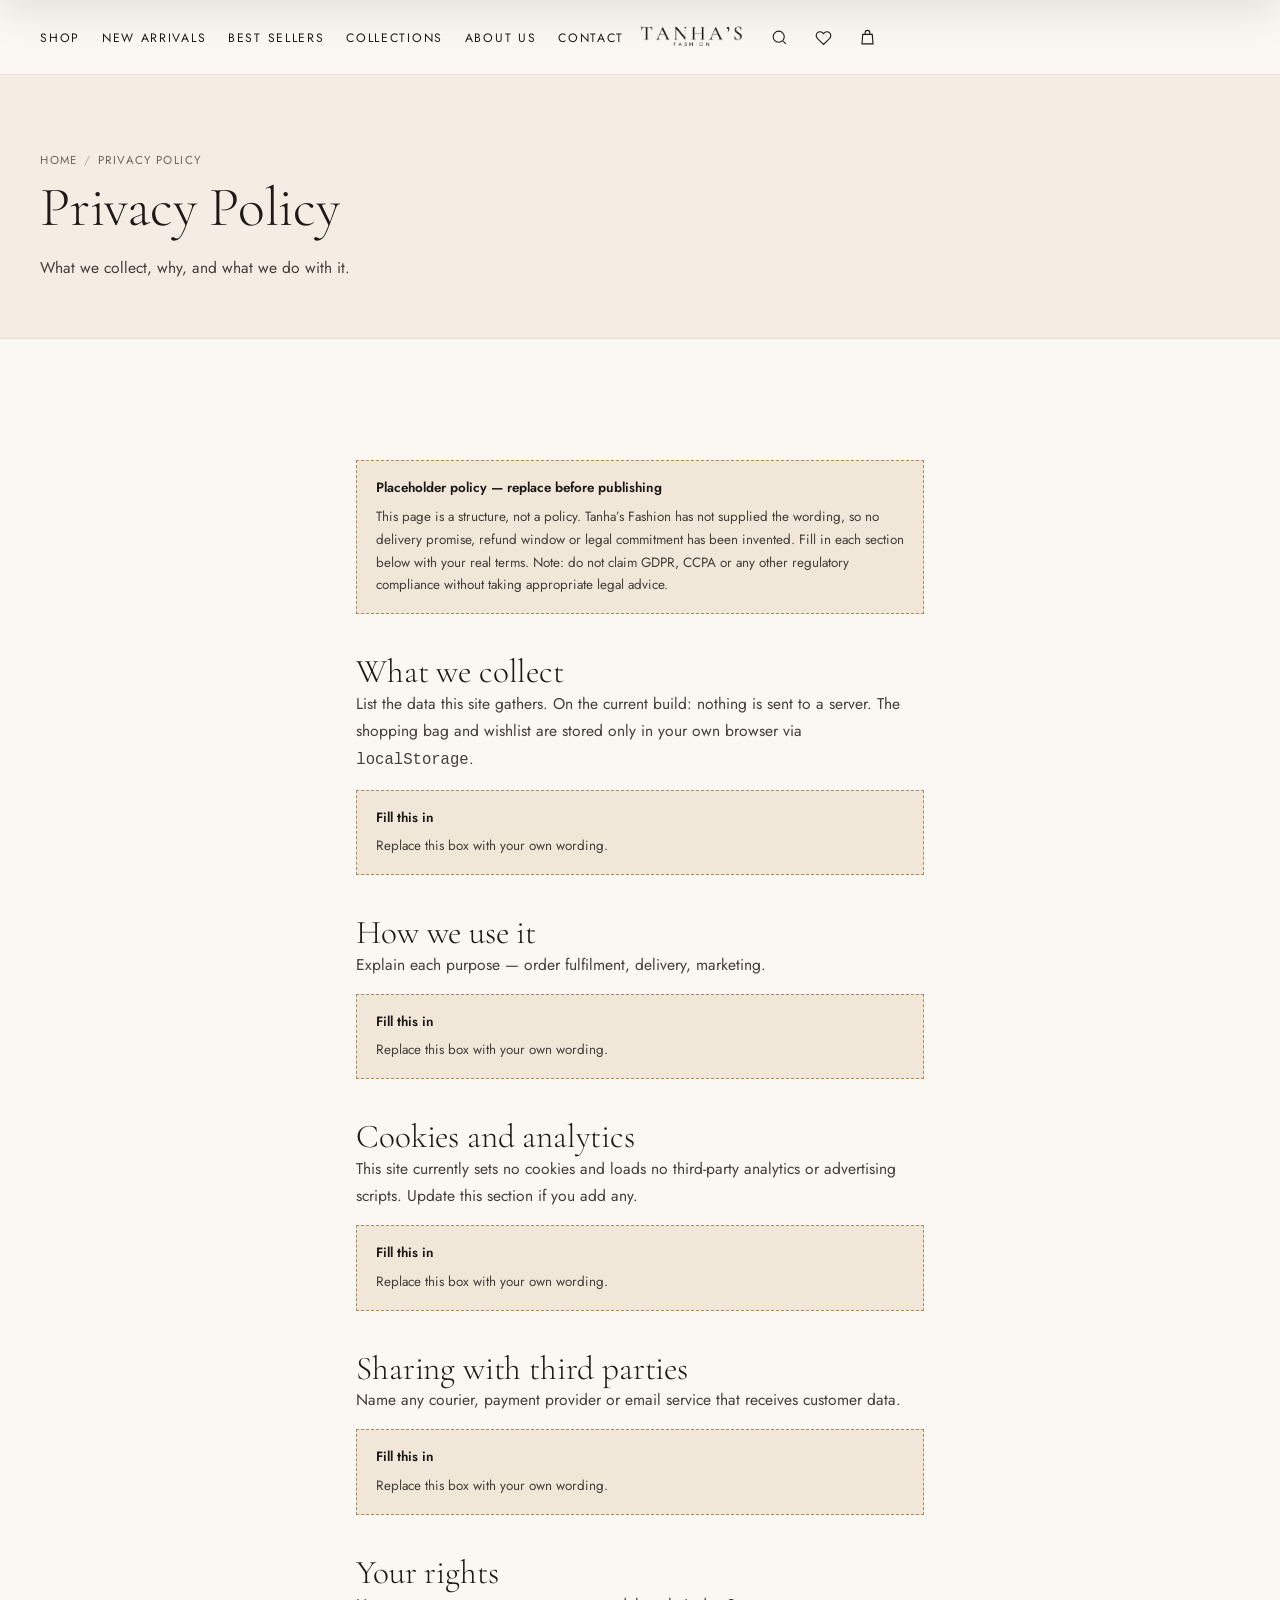
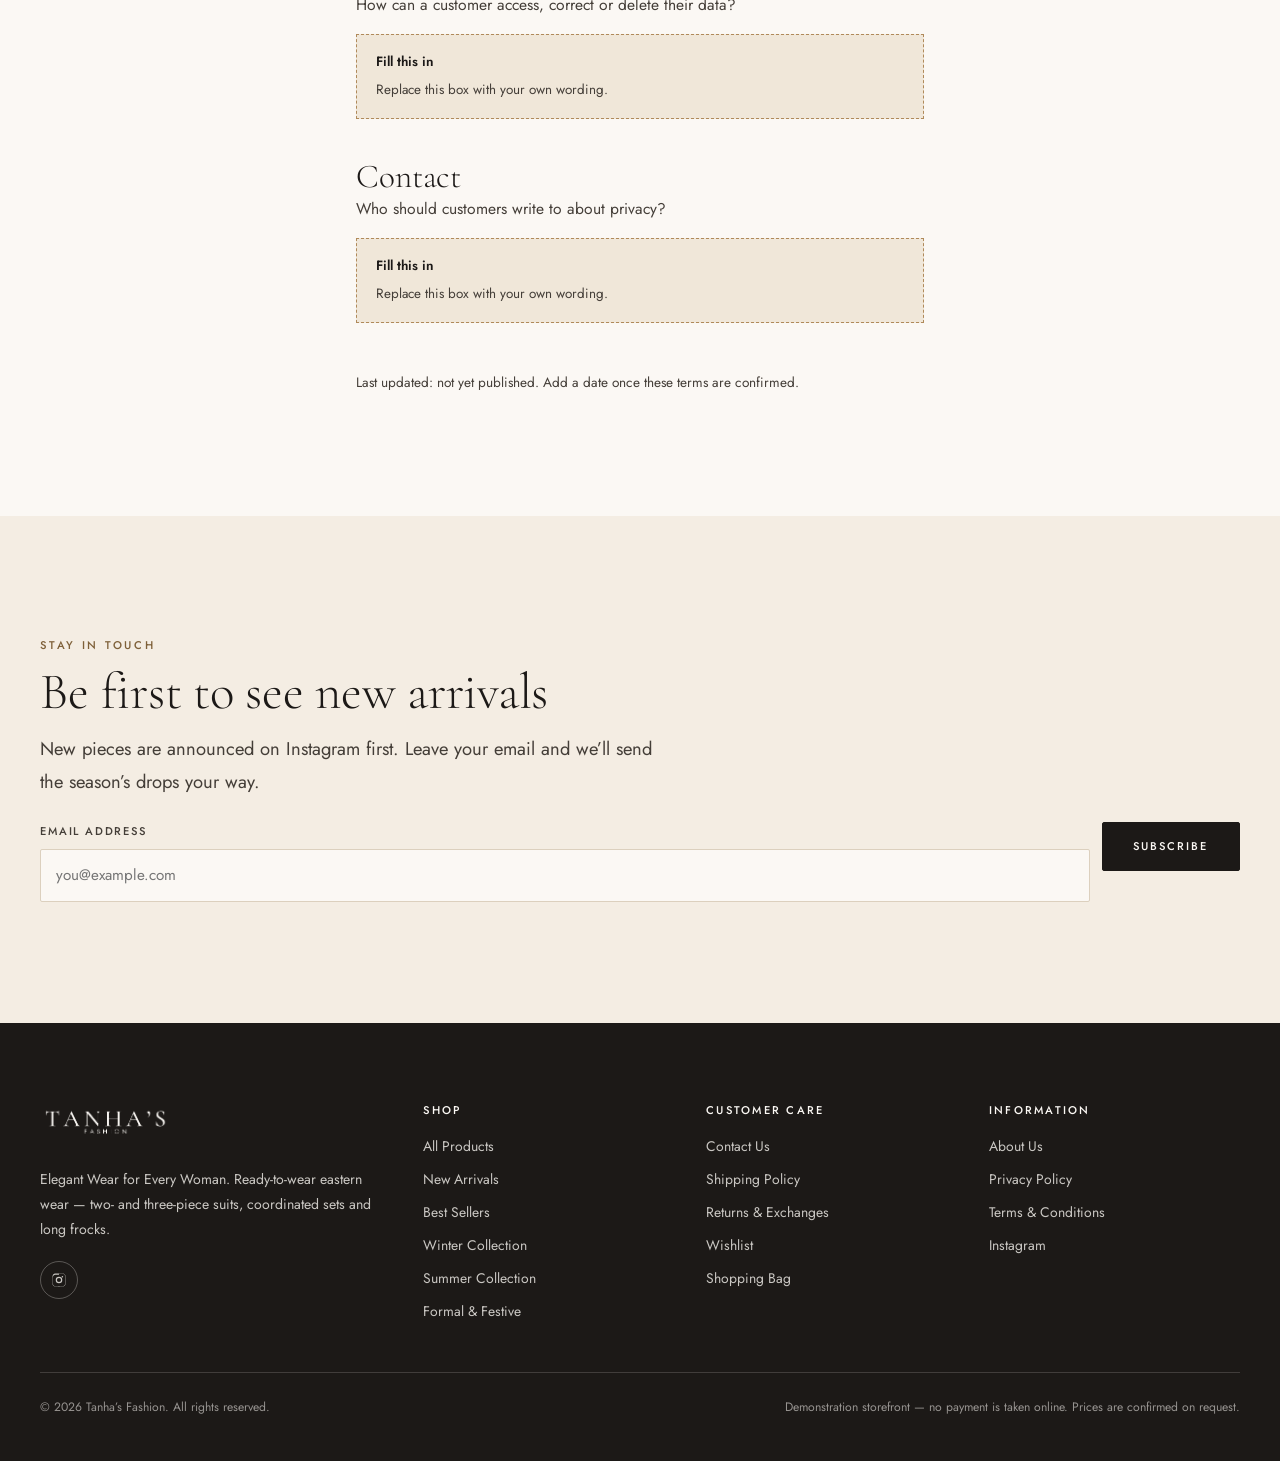
<file: policies/privacy.html>
<!DOCTYPE html>
<html lang="en" class="no-js">
<head>
<meta charset="utf-8">
<meta name="viewport" content="width=device-width, initial-scale=1">
<title>Privacy Policy — Tanha's Fashion</title>
<meta name="description" content="How Tanha's Fashion handles customer data.">

<!-- ┌───────────────────────────────────────────────────────────────┐
     │ BEFORE GOING LIVE: replace YOUR-DOMAIN.com below with your     │
     │ real domain (og:url, og:image and the canonical link).         │
     └───────────────────────────────────────────────────────────────┘ -->
<link rel="canonical" href="https://YOUR-DOMAIN.com/">
<meta property="og:type" content="website">
<meta property="og:site_name" content="Tanha's Fashion">
<meta property="og:title" content="Privacy Policy — Tanha's Fashion">
<meta property="og:description" content="How Tanha's Fashion handles customer data.">
<meta property="og:image" content="https://YOUR-DOMAIN.com/assets/og-image.jpg">
<meta property="og:url" content="https://YOUR-DOMAIN.com/">
<meta name="twitter:card" content="summary_large_image">
<meta name="twitter:title" content="Privacy Policy — Tanha's Fashion">
<meta name="twitter:description" content="How Tanha's Fashion handles customer data.">
<meta name="twitter:image" content="https://YOUR-DOMAIN.com/assets/og-image.jpg">
<meta name="theme-color" content="#1C1917">

<link rel="icon" href="../assets/favicon.svg" type="image/svg+xml">
<link rel="icon" href="../assets/favicon.png" type="image/png" sizes="512x512">
<link rel="apple-touch-icon" href="../assets/apple-touch-icon.png">

<link rel="preload" href="../assets/fonts/jost-400-latin.woff2" as="font" type="font/woff2" crossorigin>
<link rel="preload" href="../assets/fonts/cormorant-garamond-300-latin.woff2" as="font" type="font/woff2" crossorigin>
<link rel="stylesheet" href="../css/fonts.css">
<link rel="stylesheet" href="../css/style.css">
<link rel="stylesheet" href="../css/motion.css">

</head>
<body class="">

<a class="skip-link" href="#main">Skip to content</a>

<div class="announce" id="announce" hidden>
  <span data-announce-text></span>
  <button class="announce__close" type="button" data-announce-close aria-label="Dismiss announcement"><svg viewBox="0 0 24 24" fill="none" stroke="currentColor" stroke-width="1.6" aria-hidden="true"><path d="M18 6 6 18M6 6l12 12"/></svg></button>
</div>

<header class="header" id="site-header">
  <div class="wrap header__inner">
    <button class="icon-btn menu-btn" type="button" data-menu-open aria-label="Open menu" aria-controls="drawer-nav" aria-expanded="false">
      <span class="menu-btn__bars" aria-hidden="true"><span></span><span></span><span></span></span>
    </button>

    <nav class="nav" aria-label="Main navigation">
      <ul class="nav__list">
        <li><a class="nav__link" href="../shop.html">Shop</a></li>
        <li><a class="nav__link" href="../shop.html?c=new-arrivals">New Arrivals</a></li>
        <li><a class="nav__link" href="../shop.html?c=best-sellers">Best Sellers</a></li>
        <li><a class="nav__link" href="../index.html#collections">Collections</a></li>
        <li><a class="nav__link" href="../about.html">About Us</a></li>
        <li><a class="nav__link" href="../contact.html">Contact</a></li>
      </ul>
    </nav>

    <a class="brand" href="../index.html" aria-label="Tanha's Fashion — home">
      <img class="brand__img" src="../assets/logo/logo.png" alt="Tanha's Fashion" width="538" height="165">
      <span class="brand__mark">Tanha&rsquo;s<em>Fashion</em></span>
    </a>

    <div class="actions">
      <button class="icon-btn" type="button" data-search-open aria-label="Search" aria-controls="search-panel" aria-expanded="false"><svg viewBox="0 0 24 24" fill="none" stroke="currentColor" stroke-width="1.4" aria-hidden="true"><circle cx="11" cy="11" r="7"/><path d="m20 20-3.5-3.5"/></svg></button>
      <a class="icon-btn" href="../wishlist.html" aria-label="Wishlist"><svg viewBox="0 0 24 24" fill="none" stroke="currentColor" stroke-width="1.4" aria-hidden="true"><path d="M12 20.7 4.2 13a4.8 4.8 0 0 1 0-6.8 4.8 4.8 0 0 1 6.8 0l1 1 1-1a4.8 4.8 0 0 1 6.8 0 4.8 4.8 0 0 1 0 6.8Z"/></svg><span class="icon-btn__count" data-wish-count hidden>0</span></a>
      <button class="icon-btn" type="button" data-bag-open aria-label="Shopping bag" aria-controls="bag-drawer" aria-expanded="false"><svg viewBox="0 0 24 24" fill="none" stroke="currentColor" stroke-width="1.4" aria-hidden="true"><path d="M6 8h12l1 12H5L6 8Z"/><path d="M9 8V6a3 3 0 0 1 6 0v2"/></svg><span class="icon-btn__count" data-cart-count hidden>0</span></button>
    </div>
  </div>
</header>

<main id="main">

<section class="page-hero">
  <div class="wrap">
    <nav aria-label="Breadcrumb">
      <ol class="crumbs"><li><a href="../index.html">Home</a></li><li><span>Privacy Policy</span></li></ol>
    </nav>
    <h1 class="page-hero__title">Privacy Policy</h1>
    <p class="page-hero__text">What we collect, why, and what we do with it.</p>
  </div>
</section>

<section class="section">
  <div class="wrap wrap--narrow prose">
    <div class="placeholder">
      <strong>Placeholder policy — replace before publishing</strong>
      This page is a structure, not a policy. Tanha&rsquo;s Fashion has not supplied the wording, so
      no delivery promise, refund window or legal commitment has been invented. Fill in each section
      below with your real terms.
      Note: do not claim GDPR, CCPA or any other regulatory compliance without taking appropriate legal advice.

    </div>
    <h2>What we collect</h2>
<p>List the data this site gathers. On the current build: nothing is sent to a server. The shopping bag and wishlist are stored only in your own browser via <code>localStorage</code>.</p><div class="placeholder"><strong>Fill this in</strong>Replace this box with your own wording.</div><h2>How we use it</h2>
<p>Explain each purpose — order fulfilment, delivery, marketing.</p><div class="placeholder"><strong>Fill this in</strong>Replace this box with your own wording.</div><h2>Cookies and analytics</h2>
<p>This site currently sets no cookies and loads no third-party analytics or advertising scripts. Update this section if you add any.</p><div class="placeholder"><strong>Fill this in</strong>Replace this box with your own wording.</div><h2>Sharing with third parties</h2>
<p>Name any courier, payment provider or email service that receives customer data.</p><div class="placeholder"><strong>Fill this in</strong>Replace this box with your own wording.</div><h2>Your rights</h2>
<p>How can a customer access, correct or delete their data?</p><div class="placeholder"><strong>Fill this in</strong>Replace this box with your own wording.</div><h2>Contact</h2>
<p>Who should customers write to about privacy?</p><div class="placeholder"><strong>Fill this in</strong>Replace this box with your own wording.</div>
    <p class="muted" style="margin-top:3rem;font-size:.85rem">
      Last updated: not yet published. Add a date once these terms are confirmed.
    </p>
  </div>
</section>

</main>

<section class="section newsletter" aria-labelledby="nl-title">
  <div class="wrap">
    <div class="newsletter__inner">
      <div>
        <p class="eyebrow">Stay in touch</p>
        <h2 id="nl-title" style="margin-top:.5rem">Be first to see new arrivals</h2>
        <p class="lede" style="margin-top:.75rem">
          New pieces are announced on Instagram first. Leave your email and we&rsquo;ll send the
          season&rsquo;s drops your way.
        </p>
      </div>
      <form class="newsletter__form" id="newsletter-form" data-form="newsletter" novalidate>
        <div class="field">
          <label class="field__label" for="nl-email">Email address</label>
          <input class="field__input" id="nl-email" name="email" type="email" inputmode="email"
                 autocomplete="email" placeholder="you@example.com" required
                 aria-describedby="nl-email-err">
          <span class="field__error" id="nl-email-err">Please enter a valid email address.</span>
        </div>
        <button class="btn" type="submit">Subscribe</button>
      </form>
      <p class="form-status" id="newsletter-status" hidden></p>
    </div>
  </div>
</section>


<footer class="footer">
  <div class="wrap">
    <div class="footer__grid">
      <div class="footer__brand">
        <a class="brand" href="../index.html" aria-label="Tanha's Fashion — home">
          <img class="brand__img" src="../assets/logo/logo-light.png" alt="Tanha's Fashion" width="538" height="165">
          <span class="brand__mark">Tanha&rsquo;s<em>Fashion</em></span>
        </a>
        <p class="footer__tag">
          <span data-brand-tagline>Elegant Wear for Every Woman</span>.
          Ready-to-wear eastern wear — two- and three-piece suits, coordinated sets and long frocks.
        </p>
        <div class="footer__social">
          <a href="https://www.instagram.com/tanhas.fashion/" target="_blank" rel="noopener noreferrer" aria-label="Tanha's Fashion on Instagram"><svg viewBox="0 0 24 24" aria-hidden="true"><path d="M12 2.2c3.2 0 3.6 0 4.9.07 1.2.05 1.8.25 2.2.42.6.22 1 .48 1.4.9.4.4.7.8.9 1.4.2.4.4 1 .4 2.2.1 1.3.1 1.7.1 4.9s0 3.6-.1 4.9c0 1.2-.2 1.8-.4 2.2-.2.6-.5 1-.9 1.4-.4.4-.8.7-1.4.9-.4.2-1 .4-2.2.4-1.3.1-1.7.1-4.9.1s-3.6 0-4.9-.1c-1.2 0-1.8-.2-2.2-.4-.6-.2-1-.5-1.4-.9-.4-.4-.7-.8-.9-1.4-.2-.4-.4-1-.4-2.2C2.2 15.6 2.2 15.2 2.2 12s0-3.6.1-4.9c0-1.2.2-1.8.4-2.2.2-.6.5-1 .9-1.4.4-.4.8-.7 1.4-.9.4-.2 1-.4 2.2-.4C8.4 2.2 8.8 2.2 12 2.2Zm0 1.8c-3.1 0-3.5 0-4.7.07-1.1.05-1.7.23-2.1.39-.5.2-.9.44-1.3.83-.4.4-.63.8-.83 1.3-.16.4-.34 1-.39 2.1C2.6 8.5 2.6 8.9 2.6 12s0 3.5.07 4.7c.05 1.1.23 1.7.39 2.1.2.5.44.9.83 1.3.4.4.8.63 1.3.83.4.16 1 .34 2.1.39 1.2.07 1.6.07 4.7.07s3.5 0 4.7-.07c1.1-.05 1.7-.23 2.1-.39.5-.2.9-.44 1.3-.83.4-.4.63-.8.83-1.3.16-.4.34-1 .39-2.1.07-1.2.07-1.6.07-4.7s0-3.5-.07-4.7c-.05-1.1-.23-1.7-.39-2.1-.2-.5-.44-.9-.83-1.3-.4-.4-.8-.63-1.3-.83-.4-.16-1-.34-2.1-.39-1.2-.07-1.6-.07-4.7-.07Zm0 3.1a4.9 4.9 0 1 1 0 9.8 4.9 4.9 0 0 1 0-9.8Zm0 1.8a3.1 3.1 0 1 0 0 6.2 3.1 3.1 0 0 0 0-6.2Zm5.1-2.9a1.15 1.15 0 1 1 0 2.3 1.15 1.15 0 0 1 0-2.3Z"/></svg></a>
          <a href="https://wa.me/" data-brand-whatsapp hidden target="_blank" rel="noopener noreferrer" aria-label="Message Tanha's Fashion on WhatsApp"><svg viewBox="0 0 24 24" aria-hidden="true"><path d="M12 2a10 10 0 0 0-8.6 15.1L2 22l5-1.3A10 10 0 1 0 12 2Zm0 1.8a8.2 8.2 0 1 1 0 16.4c-1.4 0-2.7-.35-3.85-1L4.6 20l.8-2.45A8.2 8.2 0 0 1 12 3.8Zm-3.1 4.3c.2 0 .35.03.45.07.15.05.3.25.45.55l.55 1.2c.1.25.05.45-.1.7l-.3.4c-.1.15-.15.25-.05.45.45.85 1.15 1.5 2 1.9.2.1.35.05.5-.05l.5-.55c.15-.2.35-.25.6-.15l1.2.5c.25.1.4.2.45.35.05.15 0 .5-.2.9-.2.4-.55.65-.95.7-.3.05-1.05.1-2.4-.55-1.6-.8-2.65-2.4-2.8-2.75-.15-.35-.8-1.6-.8-3 0-1.4.7-2.1 1-2.4.2-.2.5-.35.8-.35Z"/></svg></a>
        </div>
      </div>

      <div class="footer__col">
        <h4>Shop</h4>
        <ul class="footer__list">
          <li><a href="../shop.html">All Products</a></li>
          <li><a href="../shop.html?c=new-arrivals">New Arrivals</a></li>
          <li><a href="../shop.html?c=best-sellers">Best Sellers</a></li>
          <li><a href="../shop.html?c=winter-collection">Winter Collection</a></li>
          <li><a href="../shop.html?c=summer-collection">Summer Collection</a></li>
          <li><a href="../shop.html?c=formal-wear">Formal &amp; Festive</a></li>
        </ul>
      </div>

      <div class="footer__col">
        <h4>Customer Care</h4>
        <ul class="footer__list">
          <li><a href="../contact.html">Contact Us</a></li>
          <li><a href="../policies/shipping.html">Shipping Policy</a></li>
          <li><a href="../policies/returns.html">Returns &amp; Exchanges</a></li>
          <li><a href="../wishlist.html">Wishlist</a></li>
          <li><a href="../cart.html">Shopping Bag</a></li>
        </ul>
      </div>

      <div class="footer__col">
        <h4>Information</h4>
        <ul class="footer__list">
          <li><a href="../about.html">About Us</a></li>
          <li><a href="../policies/privacy.html">Privacy Policy</a></li>
          <li><a href="../policies/terms.html">Terms &amp; Conditions</a></li>
          <li><a href="https://www.instagram.com/tanhas.fashion/" target="_blank" rel="noopener noreferrer">Instagram</a></li>
        </ul>
      </div>
    </div>

    <div class="footer__bottom">
      <p>&copy; <span data-year>2026</span> Tanha&rsquo;s Fashion. All rights reserved.</p>
      <!-- REMOVE THIS LINE once a real payment provider is connected: -->
      <p>Demonstration storefront — no payment is taken online. Prices are confirmed on request.</p>
    </div>
  </div>
</footer>


<!-- ============ mobile navigation drawer ============ -->
<div class="drawer-nav" id="drawer-nav" aria-hidden="true" aria-label="Menu">
  <div class="drawer-nav__head">
    <span class="eyebrow">Menu</span>
    <button class="icon-btn" type="button" data-drawer-close data-autofocus aria-label="Close menu"><svg viewBox="0 0 24 24" fill="none" stroke="currentColor" stroke-width="1.6" aria-hidden="true"><path d="M18 6 6 18M6 6l12 12"/></svg></button>
  </div>
  <div class="drawer-nav__body">
    <a class="drawer-nav__link" href="../shop.html">Shop All</a>
    <a class="drawer-nav__link" href="../shop.html?c=new-arrivals">New Arrivals</a>
    <a class="drawer-nav__link" href="../shop.html?c=best-sellers">Best Sellers</a>
    <a class="drawer-nav__link" href="../index.html#collections">Collections</a>
    <a class="drawer-nav__link" href="../shop.html?c=winter-collection">Winter Collection</a>
    <a class="drawer-nav__link" href="../shop.html?c=summer-collection">Summer Collection</a>
    <a class="drawer-nav__link" href="../about.html">About Us</a>
    <a class="drawer-nav__link" href="../contact.html">Contact</a>
    <a class="drawer-nav__link" href="../wishlist.html">Wishlist</a>
    <div class="drawer-nav__foot">
      <a class="link" href="https://www.instagram.com/tanhas.fashion/" target="_blank" rel="noopener noreferrer">Follow on Instagram <span class="link__arrow">&rarr;</span></a>
    </div>
  </div>
</div>

<!-- ============ shopping bag drawer ============ -->
<div class="bag-drawer" id="bag-drawer" aria-hidden="true" aria-label="Shopping bag">
  <div class="bag-drawer__head">
    <span class="bag-drawer__title">Your Bag</span>
    <button class="icon-btn" type="button" data-drawer-close data-autofocus aria-label="Close bag"><svg viewBox="0 0 24 24" fill="none" stroke="currentColor" stroke-width="1.6" aria-hidden="true"><path d="M18 6 6 18M6 6l12 12"/></svg></button>
  </div>
  <div class="bag-drawer__body" id="bag-drawer-body"></div>
  <div class="bag-drawer__foot" id="bag-drawer-foot" hidden>
    <a class="btn btn--ghost btn--block" href="../cart.html">View Bag</a>
    <a class="btn btn--block" href="../checkout.html">Checkout</a>
  </div>
</div>

<!-- ============ search panel ============ -->
<div class="search-panel" id="search-panel" aria-hidden="true">
  <div class="wrap search-panel__inner">
    <form class="search-form" role="search" onsubmit="return false;">
      <label class="sr-only" for="search-input">Search for a piece</label>
      <input id="search-input" type="search" placeholder="Search — try &ldquo;linen&rdquo;, &ldquo;sheesha silk&rdquo;, &ldquo;frock&rdquo;" autocomplete="off">
      <button class="icon-btn" type="button" data-search-close aria-label="Close search"><svg viewBox="0 0 24 24" fill="none" stroke="currentColor" stroke-width="1.6" aria-hidden="true"><path d="M18 6 6 18M6 6l12 12"/></svg></button>
    </form>
    <div class="search-results" id="search-results"></div>
  </div>
</div>

<div class="scrim" id="scrim" hidden-until-open></div>

<!-- ============ quick view modal (populated by JS) ============ -->
<div class="modal" id="quickview" aria-hidden="true" role="dialog" aria-modal="true"></div>

<!-- ============ toasts ============ -->
<div class="toasts" role="status" aria-live="polite"></div>

<button class="to-top" id="to-top" type="button" aria-label="Back to top"><svg viewBox="0 0 24 24" fill="none" stroke="currentColor" stroke-width="1.6" aria-hidden="true"><path d="M12 19V5M5 12l7-7 7 7"/></svg></button>

<!-- ============ scroll progress ============ -->
<div class="scroll-progress" aria-hidden="true"><span id="scroll-progress-bar"></span></div>

<!-- ============ mobile tab bar (thumb-reachable navigation) ============ -->
<nav class="tabbar" aria-label="Quick navigation">
  <a class="tabbar__item" href="../shop.html" data-tab="shop">
    <span class="tabbar__ico" aria-hidden="true"><svg viewBox="0 0 24 24" fill="none" stroke="currentColor" stroke-width="1.4" aria-hidden="true"><rect x="3.5" y="3.5" width="7" height="7"/><rect x="13.5" y="3.5" width="7" height="7"/><rect x="3.5" y="13.5" width="7" height="7"/><rect x="13.5" y="13.5" width="7" height="7"/></svg></span>
    <span class="tabbar__label">Shop</span>
  </a>
  <button class="tabbar__item" type="button" data-search-open aria-label="Search">
    <span class="tabbar__ico" aria-hidden="true"><svg viewBox="0 0 24 24" fill="none" stroke="currentColor" stroke-width="1.4" aria-hidden="true"><circle cx="11" cy="11" r="7"/><path d="m20 20-3.5-3.5"/></svg></span>
    <span class="tabbar__label">Search</span>
  </button>
  <a class="tabbar__item" href="../wishlist.html" data-tab="wishlist">
    <span class="tabbar__ico" aria-hidden="true"><svg viewBox="0 0 24 24" fill="none" stroke="currentColor" stroke-width="1.4" aria-hidden="true"><path d="M12 20.7 4.2 13a4.8 4.8 0 0 1 0-6.8 4.8 4.8 0 0 1 6.8 0l1 1 1-1a4.8 4.8 0 0 1 6.8 0 4.8 4.8 0 0 1 0 6.8Z"/></svg></span>
    <span class="tabbar__label">Saved</span>
    <span class="tabbar__badge" data-wish-count hidden>0</span>
  </a>
  <button class="tabbar__item" type="button" data-bag-open aria-label="Shopping bag">
    <span class="tabbar__ico" aria-hidden="true"><svg viewBox="0 0 24 24" fill="none" stroke="currentColor" stroke-width="1.4" aria-hidden="true"><path d="M6 8h12l1 12H5L6 8Z"/><path d="M9 8V6a3 3 0 0 1 6 0v2"/></svg></span>
    <span class="tabbar__label">Bag</span>
    <span class="tabbar__badge" data-cart-count hidden>0</span>
  </button>
  <button class="tabbar__item" type="button" data-menu-open aria-label="Menu">
    <span class="tabbar__ico" aria-hidden="true"><svg viewBox="0 0 24 24" fill="none" stroke="currentColor" stroke-width="1.5" aria-hidden="true"><path d="M4 7h16M4 12h16M4 17h10"/></svg></span>
    <span class="tabbar__label">Menu</span>
  </button>
</nav>

<script src="../js/products.js"></script>
<script src="../js/main.js"></script>
<script src="../js/motion.js"></script>
<script src="../js/forms.js"></script>
</body>
</html>
</file>
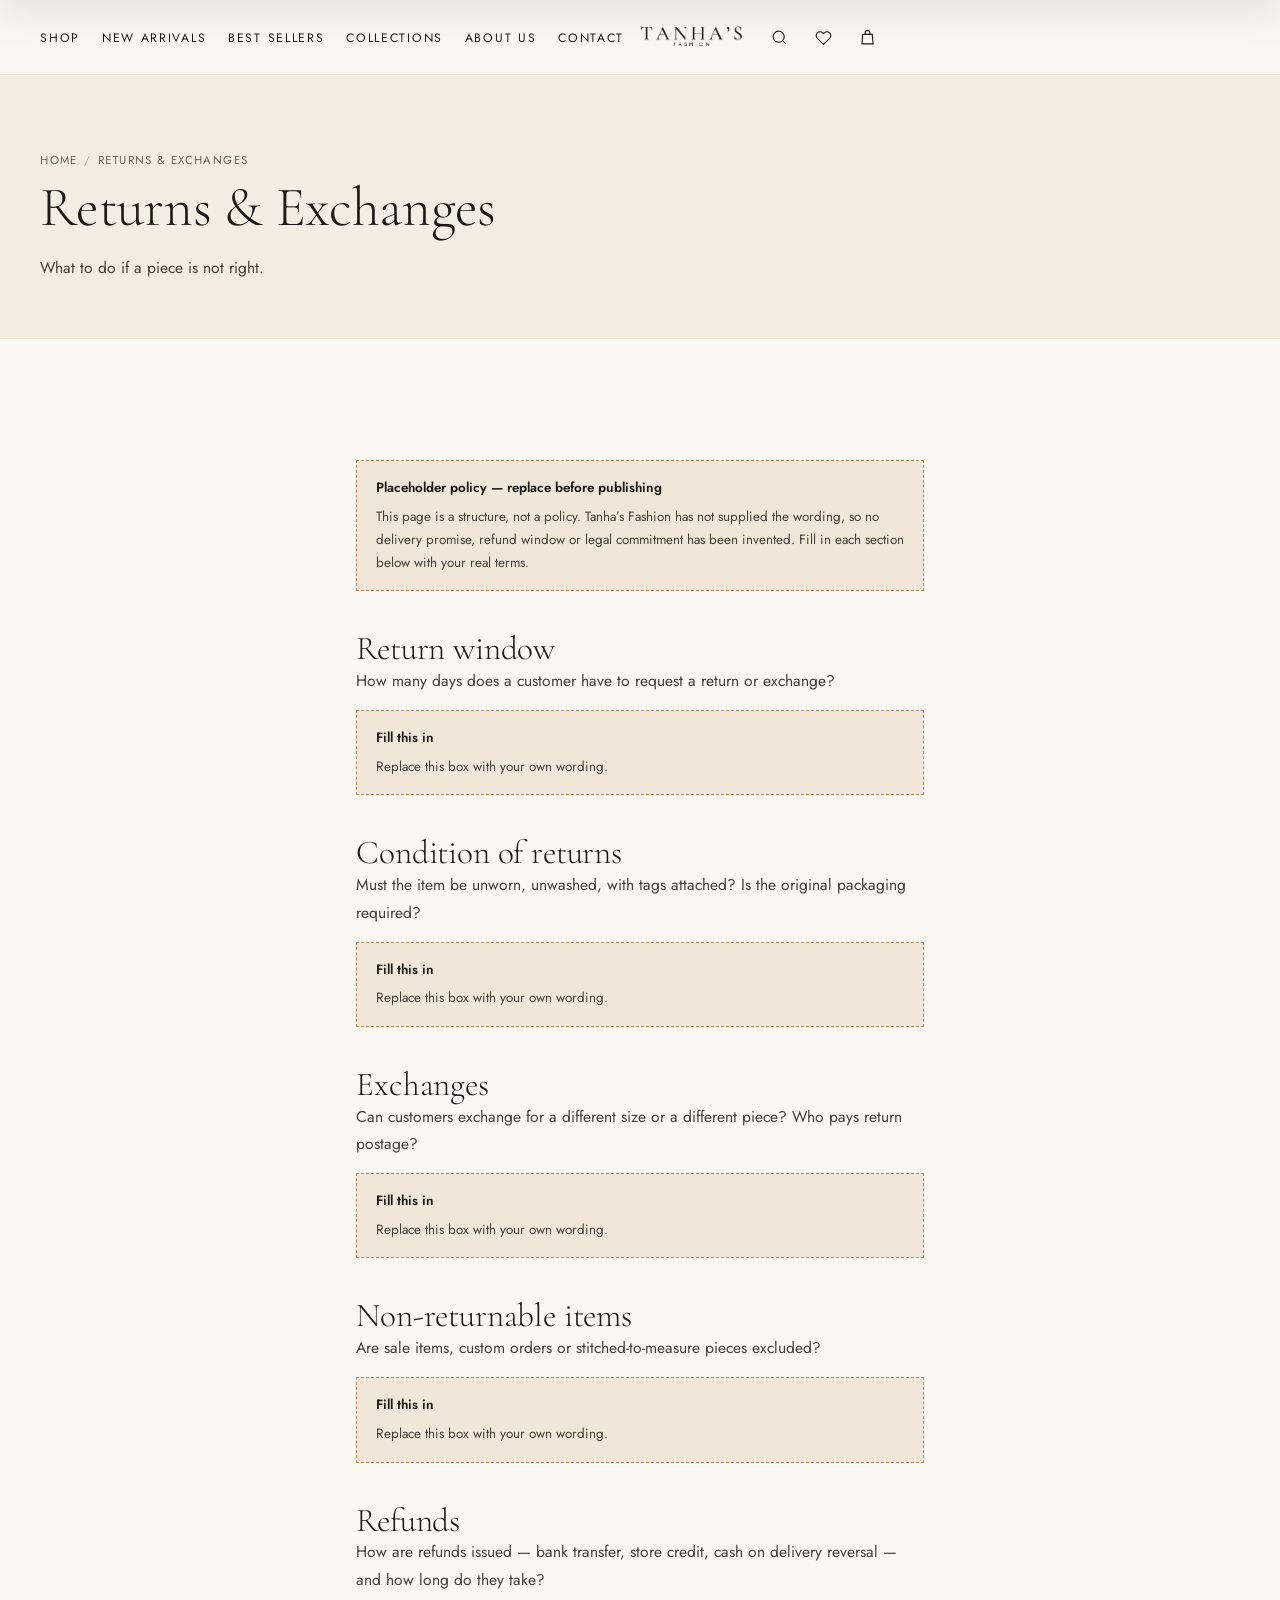
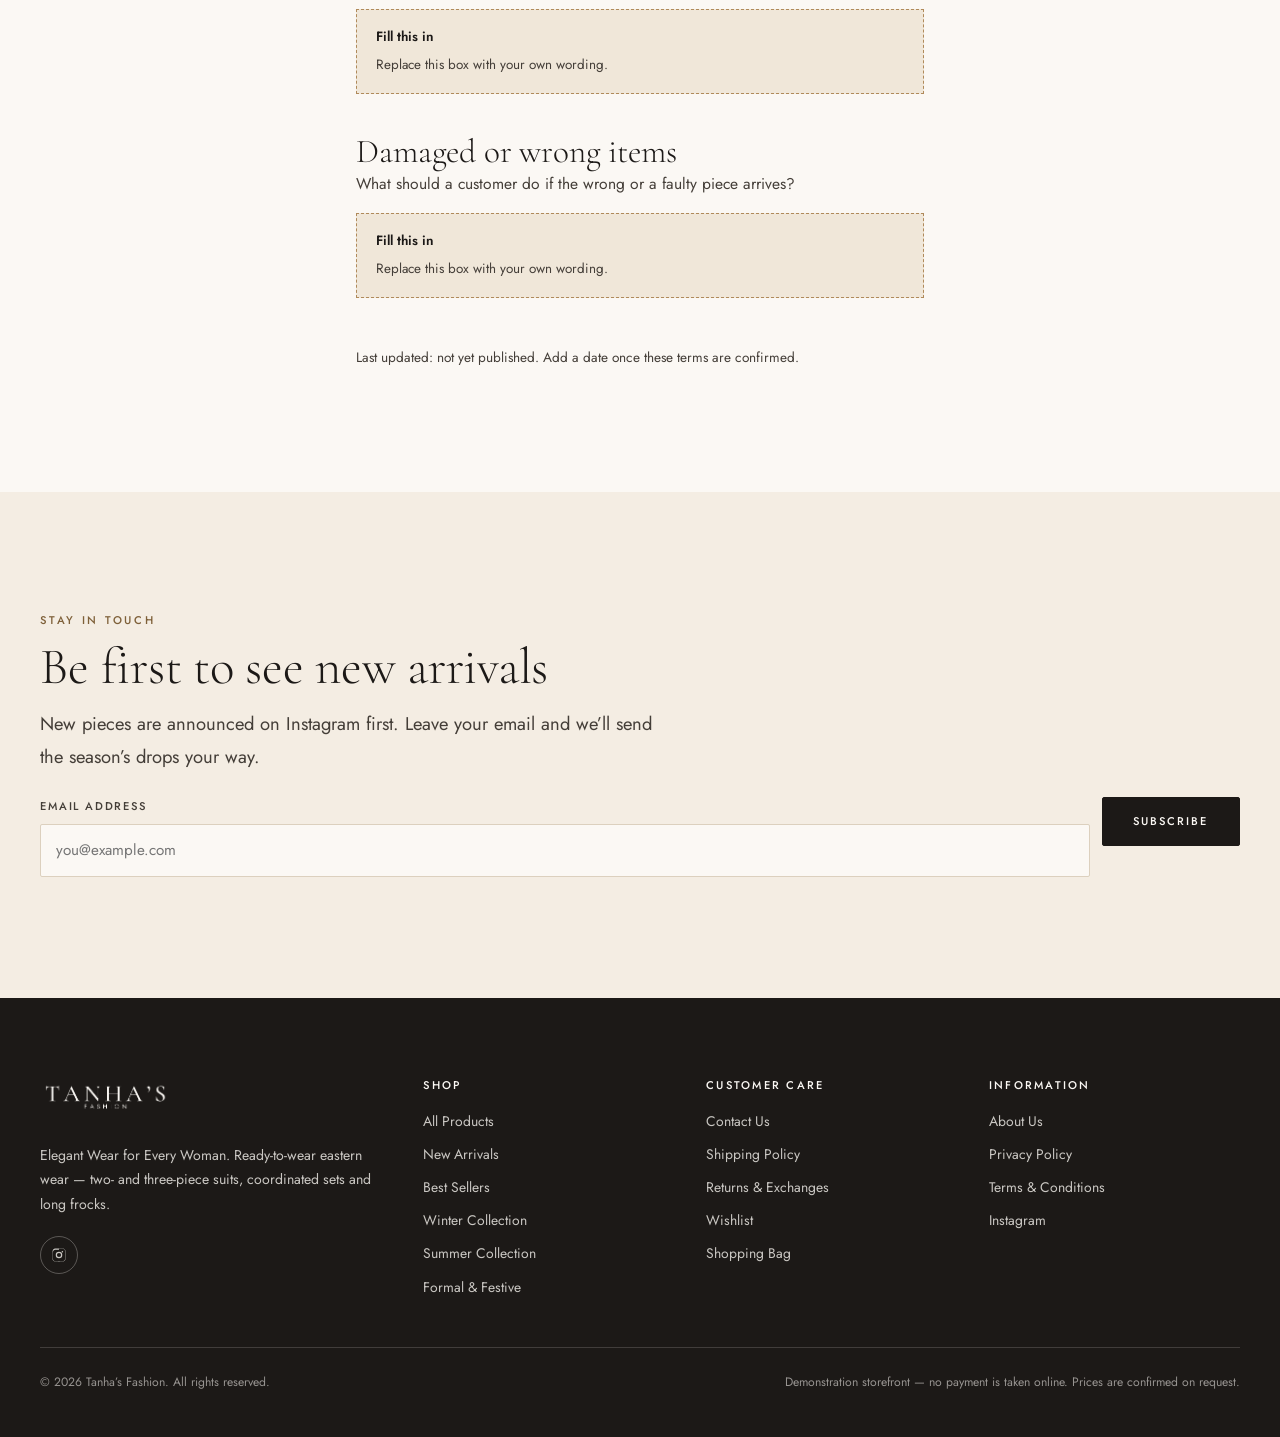
<file: policies/returns.html>
<!DOCTYPE html>
<html lang="en" class="no-js">
<head>
<meta charset="utf-8">
<meta name="viewport" content="width=device-width, initial-scale=1">
<title>Returns & Exchanges — Tanha's Fashion</title>
<meta name="description" content="How to return or exchange a Tanha's Fashion order.">

<!-- ┌───────────────────────────────────────────────────────────────┐
     │ BEFORE GOING LIVE: replace YOUR-DOMAIN.com below with your     │
     │ real domain (og:url, og:image and the canonical link).         │
     └───────────────────────────────────────────────────────────────┘ -->
<link rel="canonical" href="https://YOUR-DOMAIN.com/">
<meta property="og:type" content="website">
<meta property="og:site_name" content="Tanha's Fashion">
<meta property="og:title" content="Returns & Exchanges — Tanha's Fashion">
<meta property="og:description" content="How to return or exchange a Tanha's Fashion order.">
<meta property="og:image" content="https://YOUR-DOMAIN.com/assets/og-image.jpg">
<meta property="og:url" content="https://YOUR-DOMAIN.com/">
<meta name="twitter:card" content="summary_large_image">
<meta name="twitter:title" content="Returns & Exchanges — Tanha's Fashion">
<meta name="twitter:description" content="How to return or exchange a Tanha's Fashion order.">
<meta name="twitter:image" content="https://YOUR-DOMAIN.com/assets/og-image.jpg">
<meta name="theme-color" content="#1C1917">

<link rel="icon" href="../assets/favicon.svg" type="image/svg+xml">
<link rel="icon" href="../assets/favicon.png" type="image/png" sizes="512x512">
<link rel="apple-touch-icon" href="../assets/apple-touch-icon.png">

<link rel="preload" href="../assets/fonts/jost-400-latin.woff2" as="font" type="font/woff2" crossorigin>
<link rel="preload" href="../assets/fonts/cormorant-garamond-300-latin.woff2" as="font" type="font/woff2" crossorigin>
<link rel="stylesheet" href="../css/fonts.css">
<link rel="stylesheet" href="../css/style.css">
<link rel="stylesheet" href="../css/motion.css">

</head>
<body class="">

<a class="skip-link" href="#main">Skip to content</a>

<div class="announce" id="announce" hidden>
  <span data-announce-text></span>
  <button class="announce__close" type="button" data-announce-close aria-label="Dismiss announcement"><svg viewBox="0 0 24 24" fill="none" stroke="currentColor" stroke-width="1.6" aria-hidden="true"><path d="M18 6 6 18M6 6l12 12"/></svg></button>
</div>

<header class="header" id="site-header">
  <div class="wrap header__inner">
    <button class="icon-btn menu-btn" type="button" data-menu-open aria-label="Open menu" aria-controls="drawer-nav" aria-expanded="false">
      <span class="menu-btn__bars" aria-hidden="true"><span></span><span></span><span></span></span>
    </button>

    <nav class="nav" aria-label="Main navigation">
      <ul class="nav__list">
        <li><a class="nav__link" href="../shop.html">Shop</a></li>
        <li><a class="nav__link" href="../shop.html?c=new-arrivals">New Arrivals</a></li>
        <li><a class="nav__link" href="../shop.html?c=best-sellers">Best Sellers</a></li>
        <li><a class="nav__link" href="../index.html#collections">Collections</a></li>
        <li><a class="nav__link" href="../about.html">About Us</a></li>
        <li><a class="nav__link" href="../contact.html">Contact</a></li>
      </ul>
    </nav>

    <a class="brand" href="../index.html" aria-label="Tanha's Fashion — home">
      <img class="brand__img" src="../assets/logo/logo.png" alt="Tanha's Fashion" width="538" height="165">
      <span class="brand__mark">Tanha&rsquo;s<em>Fashion</em></span>
    </a>

    <div class="actions">
      <button class="icon-btn" type="button" data-search-open aria-label="Search" aria-controls="search-panel" aria-expanded="false"><svg viewBox="0 0 24 24" fill="none" stroke="currentColor" stroke-width="1.4" aria-hidden="true"><circle cx="11" cy="11" r="7"/><path d="m20 20-3.5-3.5"/></svg></button>
      <a class="icon-btn" href="../wishlist.html" aria-label="Wishlist"><svg viewBox="0 0 24 24" fill="none" stroke="currentColor" stroke-width="1.4" aria-hidden="true"><path d="M12 20.7 4.2 13a4.8 4.8 0 0 1 0-6.8 4.8 4.8 0 0 1 6.8 0l1 1 1-1a4.8 4.8 0 0 1 6.8 0 4.8 4.8 0 0 1 0 6.8Z"/></svg><span class="icon-btn__count" data-wish-count hidden>0</span></a>
      <button class="icon-btn" type="button" data-bag-open aria-label="Shopping bag" aria-controls="bag-drawer" aria-expanded="false"><svg viewBox="0 0 24 24" fill="none" stroke="currentColor" stroke-width="1.4" aria-hidden="true"><path d="M6 8h12l1 12H5L6 8Z"/><path d="M9 8V6a3 3 0 0 1 6 0v2"/></svg><span class="icon-btn__count" data-cart-count hidden>0</span></button>
    </div>
  </div>
</header>

<main id="main">

<section class="page-hero">
  <div class="wrap">
    <nav aria-label="Breadcrumb">
      <ol class="crumbs"><li><a href="../index.html">Home</a></li><li><span>Returns & Exchanges</span></li></ol>
    </nav>
    <h1 class="page-hero__title">Returns & Exchanges</h1>
    <p class="page-hero__text">What to do if a piece is not right.</p>
  </div>
</section>

<section class="section">
  <div class="wrap wrap--narrow prose">
    <div class="placeholder">
      <strong>Placeholder policy — replace before publishing</strong>
      This page is a structure, not a policy. Tanha&rsquo;s Fashion has not supplied the wording, so
      no delivery promise, refund window or legal commitment has been invented. Fill in each section
      below with your real terms.
    </div>
    <h2>Return window</h2>
<p>How many days does a customer have to request a return or exchange?</p><div class="placeholder"><strong>Fill this in</strong>Replace this box with your own wording.</div><h2>Condition of returns</h2>
<p>Must the item be unworn, unwashed, with tags attached? Is the original packaging required?</p><div class="placeholder"><strong>Fill this in</strong>Replace this box with your own wording.</div><h2>Exchanges</h2>
<p>Can customers exchange for a different size or a different piece? Who pays return postage?</p><div class="placeholder"><strong>Fill this in</strong>Replace this box with your own wording.</div><h2>Non-returnable items</h2>
<p>Are sale items, custom orders or stitched-to-measure pieces excluded?</p><div class="placeholder"><strong>Fill this in</strong>Replace this box with your own wording.</div><h2>Refunds</h2>
<p>How are refunds issued — bank transfer, store credit, cash on delivery reversal — and how long do they take?</p><div class="placeholder"><strong>Fill this in</strong>Replace this box with your own wording.</div><h2>Damaged or wrong items</h2>
<p>What should a customer do if the wrong or a faulty piece arrives?</p><div class="placeholder"><strong>Fill this in</strong>Replace this box with your own wording.</div>
    <p class="muted" style="margin-top:3rem;font-size:.85rem">
      Last updated: not yet published. Add a date once these terms are confirmed.
    </p>
  </div>
</section>

</main>

<section class="section newsletter" aria-labelledby="nl-title">
  <div class="wrap">
    <div class="newsletter__inner">
      <div>
        <p class="eyebrow">Stay in touch</p>
        <h2 id="nl-title" style="margin-top:.5rem">Be first to see new arrivals</h2>
        <p class="lede" style="margin-top:.75rem">
          New pieces are announced on Instagram first. Leave your email and we&rsquo;ll send the
          season&rsquo;s drops your way.
        </p>
      </div>
      <form class="newsletter__form" id="newsletter-form" data-form="newsletter" novalidate>
        <div class="field">
          <label class="field__label" for="nl-email">Email address</label>
          <input class="field__input" id="nl-email" name="email" type="email" inputmode="email"
                 autocomplete="email" placeholder="you@example.com" required
                 aria-describedby="nl-email-err">
          <span class="field__error" id="nl-email-err">Please enter a valid email address.</span>
        </div>
        <button class="btn" type="submit">Subscribe</button>
      </form>
      <p class="form-status" id="newsletter-status" hidden></p>
    </div>
  </div>
</section>


<footer class="footer">
  <div class="wrap">
    <div class="footer__grid">
      <div class="footer__brand">
        <a class="brand" href="../index.html" aria-label="Tanha's Fashion — home">
          <img class="brand__img" src="../assets/logo/logo-light.png" alt="Tanha's Fashion" width="538" height="165">
          <span class="brand__mark">Tanha&rsquo;s<em>Fashion</em></span>
        </a>
        <p class="footer__tag">
          <span data-brand-tagline>Elegant Wear for Every Woman</span>.
          Ready-to-wear eastern wear — two- and three-piece suits, coordinated sets and long frocks.
        </p>
        <div class="footer__social">
          <a href="https://www.instagram.com/tanhas.fashion/" target="_blank" rel="noopener noreferrer" aria-label="Tanha's Fashion on Instagram"><svg viewBox="0 0 24 24" aria-hidden="true"><path d="M12 2.2c3.2 0 3.6 0 4.9.07 1.2.05 1.8.25 2.2.42.6.22 1 .48 1.4.9.4.4.7.8.9 1.4.2.4.4 1 .4 2.2.1 1.3.1 1.7.1 4.9s0 3.6-.1 4.9c0 1.2-.2 1.8-.4 2.2-.2.6-.5 1-.9 1.4-.4.4-.8.7-1.4.9-.4.2-1 .4-2.2.4-1.3.1-1.7.1-4.9.1s-3.6 0-4.9-.1c-1.2 0-1.8-.2-2.2-.4-.6-.2-1-.5-1.4-.9-.4-.4-.7-.8-.9-1.4-.2-.4-.4-1-.4-2.2C2.2 15.6 2.2 15.2 2.2 12s0-3.6.1-4.9c0-1.2.2-1.8.4-2.2.2-.6.5-1 .9-1.4.4-.4.8-.7 1.4-.9.4-.2 1-.4 2.2-.4C8.4 2.2 8.8 2.2 12 2.2Zm0 1.8c-3.1 0-3.5 0-4.7.07-1.1.05-1.7.23-2.1.39-.5.2-.9.44-1.3.83-.4.4-.63.8-.83 1.3-.16.4-.34 1-.39 2.1C2.6 8.5 2.6 8.9 2.6 12s0 3.5.07 4.7c.05 1.1.23 1.7.39 2.1.2.5.44.9.83 1.3.4.4.8.63 1.3.83.4.16 1 .34 2.1.39 1.2.07 1.6.07 4.7.07s3.5 0 4.7-.07c1.1-.05 1.7-.23 2.1-.39.5-.2.9-.44 1.3-.83.4-.4.63-.8.83-1.3.16-.4.34-1 .39-2.1.07-1.2.07-1.6.07-4.7s0-3.5-.07-4.7c-.05-1.1-.23-1.7-.39-2.1-.2-.5-.44-.9-.83-1.3-.4-.4-.8-.63-1.3-.83-.4-.16-1-.34-2.1-.39-1.2-.07-1.6-.07-4.7-.07Zm0 3.1a4.9 4.9 0 1 1 0 9.8 4.9 4.9 0 0 1 0-9.8Zm0 1.8a3.1 3.1 0 1 0 0 6.2 3.1 3.1 0 0 0 0-6.2Zm5.1-2.9a1.15 1.15 0 1 1 0 2.3 1.15 1.15 0 0 1 0-2.3Z"/></svg></a>
          <a href="https://wa.me/" data-brand-whatsapp hidden target="_blank" rel="noopener noreferrer" aria-label="Message Tanha's Fashion on WhatsApp"><svg viewBox="0 0 24 24" aria-hidden="true"><path d="M12 2a10 10 0 0 0-8.6 15.1L2 22l5-1.3A10 10 0 1 0 12 2Zm0 1.8a8.2 8.2 0 1 1 0 16.4c-1.4 0-2.7-.35-3.85-1L4.6 20l.8-2.45A8.2 8.2 0 0 1 12 3.8Zm-3.1 4.3c.2 0 .35.03.45.07.15.05.3.25.45.55l.55 1.2c.1.25.05.45-.1.7l-.3.4c-.1.15-.15.25-.05.45.45.85 1.15 1.5 2 1.9.2.1.35.05.5-.05l.5-.55c.15-.2.35-.25.6-.15l1.2.5c.25.1.4.2.45.35.05.15 0 .5-.2.9-.2.4-.55.65-.95.7-.3.05-1.05.1-2.4-.55-1.6-.8-2.65-2.4-2.8-2.75-.15-.35-.8-1.6-.8-3 0-1.4.7-2.1 1-2.4.2-.2.5-.35.8-.35Z"/></svg></a>
        </div>
      </div>

      <div class="footer__col">
        <h4>Shop</h4>
        <ul class="footer__list">
          <li><a href="../shop.html">All Products</a></li>
          <li><a href="../shop.html?c=new-arrivals">New Arrivals</a></li>
          <li><a href="../shop.html?c=best-sellers">Best Sellers</a></li>
          <li><a href="../shop.html?c=winter-collection">Winter Collection</a></li>
          <li><a href="../shop.html?c=summer-collection">Summer Collection</a></li>
          <li><a href="../shop.html?c=formal-wear">Formal &amp; Festive</a></li>
        </ul>
      </div>

      <div class="footer__col">
        <h4>Customer Care</h4>
        <ul class="footer__list">
          <li><a href="../contact.html">Contact Us</a></li>
          <li><a href="../policies/shipping.html">Shipping Policy</a></li>
          <li><a href="../policies/returns.html">Returns &amp; Exchanges</a></li>
          <li><a href="../wishlist.html">Wishlist</a></li>
          <li><a href="../cart.html">Shopping Bag</a></li>
        </ul>
      </div>

      <div class="footer__col">
        <h4>Information</h4>
        <ul class="footer__list">
          <li><a href="../about.html">About Us</a></li>
          <li><a href="../policies/privacy.html">Privacy Policy</a></li>
          <li><a href="../policies/terms.html">Terms &amp; Conditions</a></li>
          <li><a href="https://www.instagram.com/tanhas.fashion/" target="_blank" rel="noopener noreferrer">Instagram</a></li>
        </ul>
      </div>
    </div>

    <div class="footer__bottom">
      <p>&copy; <span data-year>2026</span> Tanha&rsquo;s Fashion. All rights reserved.</p>
      <!-- REMOVE THIS LINE once a real payment provider is connected: -->
      <p>Demonstration storefront — no payment is taken online. Prices are confirmed on request.</p>
    </div>
  </div>
</footer>


<!-- ============ mobile navigation drawer ============ -->
<div class="drawer-nav" id="drawer-nav" aria-hidden="true" aria-label="Menu">
  <div class="drawer-nav__head">
    <span class="eyebrow">Menu</span>
    <button class="icon-btn" type="button" data-drawer-close data-autofocus aria-label="Close menu"><svg viewBox="0 0 24 24" fill="none" stroke="currentColor" stroke-width="1.6" aria-hidden="true"><path d="M18 6 6 18M6 6l12 12"/></svg></button>
  </div>
  <div class="drawer-nav__body">
    <a class="drawer-nav__link" href="../shop.html">Shop All</a>
    <a class="drawer-nav__link" href="../shop.html?c=new-arrivals">New Arrivals</a>
    <a class="drawer-nav__link" href="../shop.html?c=best-sellers">Best Sellers</a>
    <a class="drawer-nav__link" href="../index.html#collections">Collections</a>
    <a class="drawer-nav__link" href="../shop.html?c=winter-collection">Winter Collection</a>
    <a class="drawer-nav__link" href="../shop.html?c=summer-collection">Summer Collection</a>
    <a class="drawer-nav__link" href="../about.html">About Us</a>
    <a class="drawer-nav__link" href="../contact.html">Contact</a>
    <a class="drawer-nav__link" href="../wishlist.html">Wishlist</a>
    <div class="drawer-nav__foot">
      <a class="link" href="https://www.instagram.com/tanhas.fashion/" target="_blank" rel="noopener noreferrer">Follow on Instagram <span class="link__arrow">&rarr;</span></a>
    </div>
  </div>
</div>

<!-- ============ shopping bag drawer ============ -->
<div class="bag-drawer" id="bag-drawer" aria-hidden="true" aria-label="Shopping bag">
  <div class="bag-drawer__head">
    <span class="bag-drawer__title">Your Bag</span>
    <button class="icon-btn" type="button" data-drawer-close data-autofocus aria-label="Close bag"><svg viewBox="0 0 24 24" fill="none" stroke="currentColor" stroke-width="1.6" aria-hidden="true"><path d="M18 6 6 18M6 6l12 12"/></svg></button>
  </div>
  <div class="bag-drawer__body" id="bag-drawer-body"></div>
  <div class="bag-drawer__foot" id="bag-drawer-foot" hidden>
    <a class="btn btn--ghost btn--block" href="../cart.html">View Bag</a>
    <a class="btn btn--block" href="../checkout.html">Checkout</a>
  </div>
</div>

<!-- ============ search panel ============ -->
<div class="search-panel" id="search-panel" aria-hidden="true">
  <div class="wrap search-panel__inner">
    <form class="search-form" role="search" onsubmit="return false;">
      <label class="sr-only" for="search-input">Search for a piece</label>
      <input id="search-input" type="search" placeholder="Search — try &ldquo;linen&rdquo;, &ldquo;sheesha silk&rdquo;, &ldquo;frock&rdquo;" autocomplete="off">
      <button class="icon-btn" type="button" data-search-close aria-label="Close search"><svg viewBox="0 0 24 24" fill="none" stroke="currentColor" stroke-width="1.6" aria-hidden="true"><path d="M18 6 6 18M6 6l12 12"/></svg></button>
    </form>
    <div class="search-results" id="search-results"></div>
  </div>
</div>

<div class="scrim" id="scrim" hidden-until-open></div>

<!-- ============ quick view modal (populated by JS) ============ -->
<div class="modal" id="quickview" aria-hidden="true" role="dialog" aria-modal="true"></div>

<!-- ============ toasts ============ -->
<div class="toasts" role="status" aria-live="polite"></div>

<button class="to-top" id="to-top" type="button" aria-label="Back to top"><svg viewBox="0 0 24 24" fill="none" stroke="currentColor" stroke-width="1.6" aria-hidden="true"><path d="M12 19V5M5 12l7-7 7 7"/></svg></button>

<!-- ============ scroll progress ============ -->
<div class="scroll-progress" aria-hidden="true"><span id="scroll-progress-bar"></span></div>

<!-- ============ mobile tab bar (thumb-reachable navigation) ============ -->
<nav class="tabbar" aria-label="Quick navigation">
  <a class="tabbar__item" href="../shop.html" data-tab="shop">
    <span class="tabbar__ico" aria-hidden="true"><svg viewBox="0 0 24 24" fill="none" stroke="currentColor" stroke-width="1.4" aria-hidden="true"><rect x="3.5" y="3.5" width="7" height="7"/><rect x="13.5" y="3.5" width="7" height="7"/><rect x="3.5" y="13.5" width="7" height="7"/><rect x="13.5" y="13.5" width="7" height="7"/></svg></span>
    <span class="tabbar__label">Shop</span>
  </a>
  <button class="tabbar__item" type="button" data-search-open aria-label="Search">
    <span class="tabbar__ico" aria-hidden="true"><svg viewBox="0 0 24 24" fill="none" stroke="currentColor" stroke-width="1.4" aria-hidden="true"><circle cx="11" cy="11" r="7"/><path d="m20 20-3.5-3.5"/></svg></span>
    <span class="tabbar__label">Search</span>
  </button>
  <a class="tabbar__item" href="../wishlist.html" data-tab="wishlist">
    <span class="tabbar__ico" aria-hidden="true"><svg viewBox="0 0 24 24" fill="none" stroke="currentColor" stroke-width="1.4" aria-hidden="true"><path d="M12 20.7 4.2 13a4.8 4.8 0 0 1 0-6.8 4.8 4.8 0 0 1 6.8 0l1 1 1-1a4.8 4.8 0 0 1 6.8 0 4.8 4.8 0 0 1 0 6.8Z"/></svg></span>
    <span class="tabbar__label">Saved</span>
    <span class="tabbar__badge" data-wish-count hidden>0</span>
  </a>
  <button class="tabbar__item" type="button" data-bag-open aria-label="Shopping bag">
    <span class="tabbar__ico" aria-hidden="true"><svg viewBox="0 0 24 24" fill="none" stroke="currentColor" stroke-width="1.4" aria-hidden="true"><path d="M6 8h12l1 12H5L6 8Z"/><path d="M9 8V6a3 3 0 0 1 6 0v2"/></svg></span>
    <span class="tabbar__label">Bag</span>
    <span class="tabbar__badge" data-cart-count hidden>0</span>
  </button>
  <button class="tabbar__item" type="button" data-menu-open aria-label="Menu">
    <span class="tabbar__ico" aria-hidden="true"><svg viewBox="0 0 24 24" fill="none" stroke="currentColor" stroke-width="1.5" aria-hidden="true"><path d="M4 7h16M4 12h16M4 17h10"/></svg></span>
    <span class="tabbar__label">Menu</span>
  </button>
</nav>

<script src="../js/products.js"></script>
<script src="../js/main.js"></script>
<script src="../js/motion.js"></script>
<script src="../js/forms.js"></script>
</body>
</html>
</file>
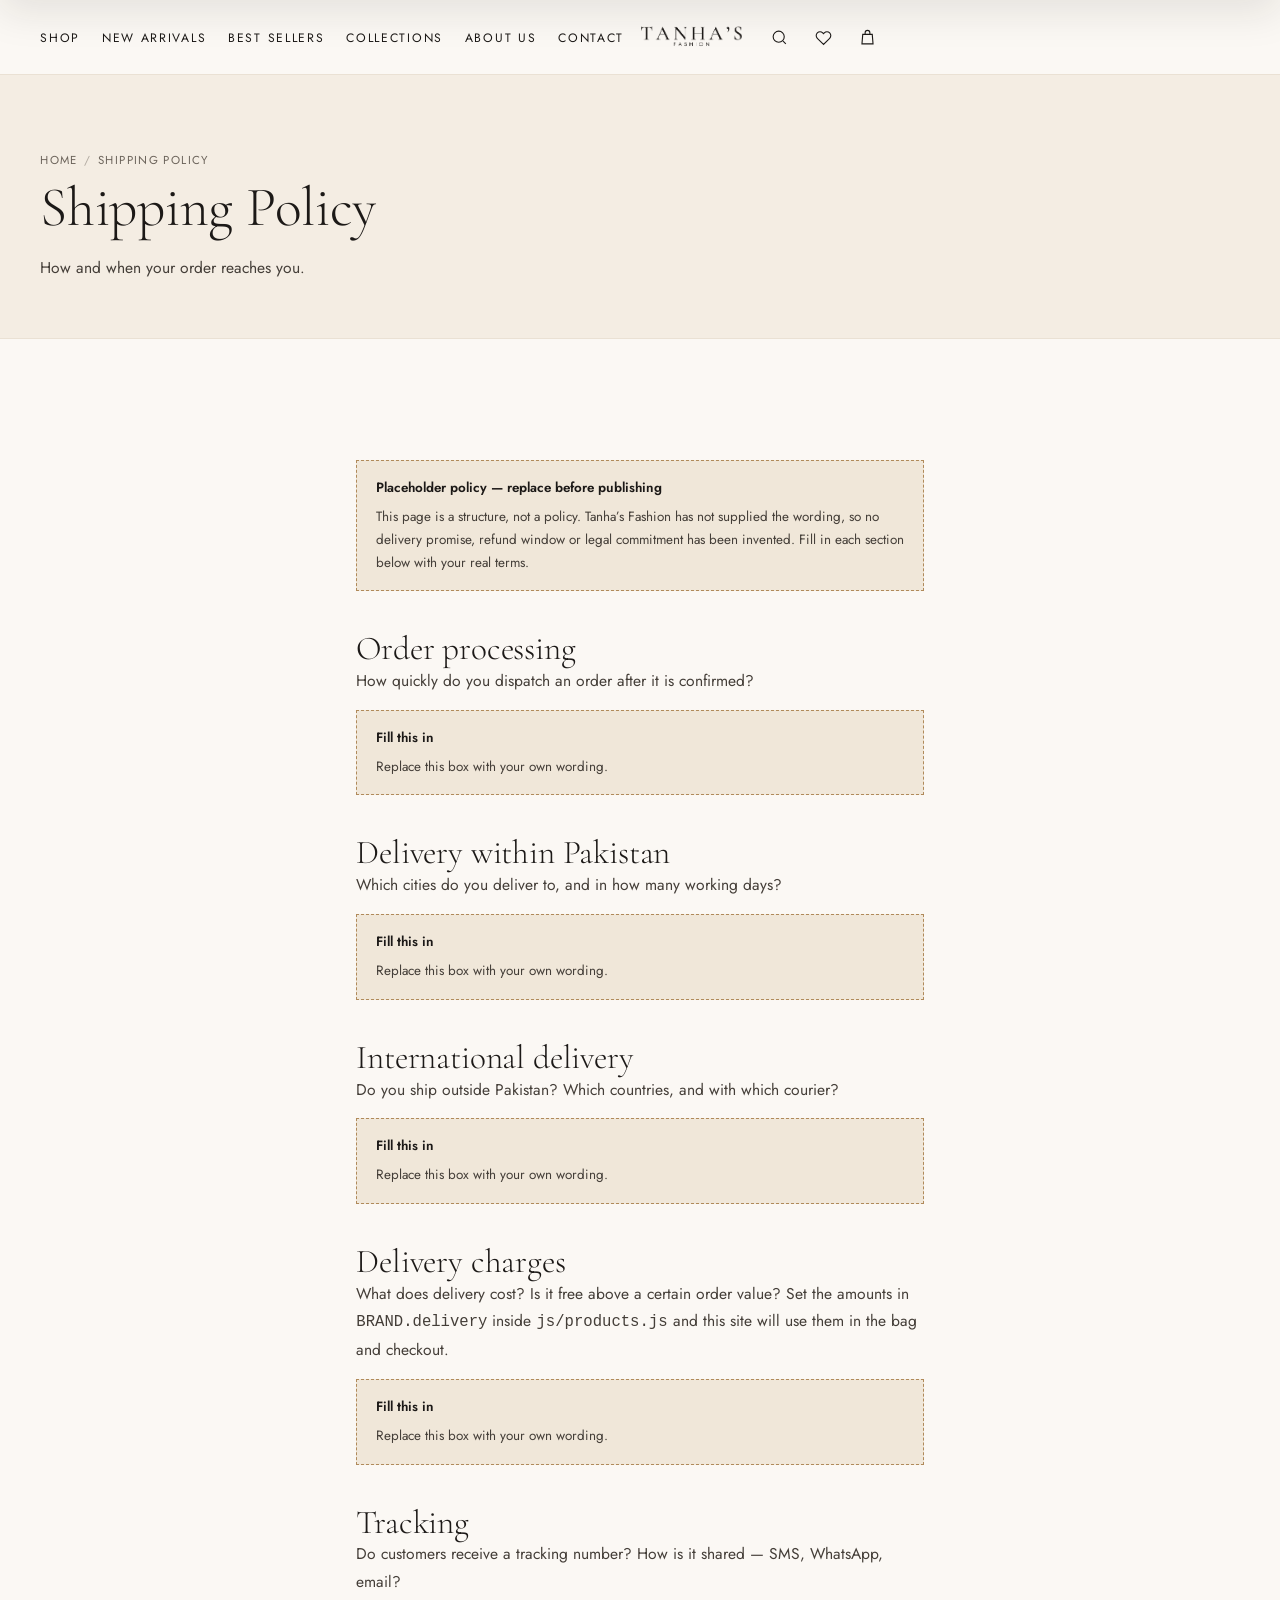
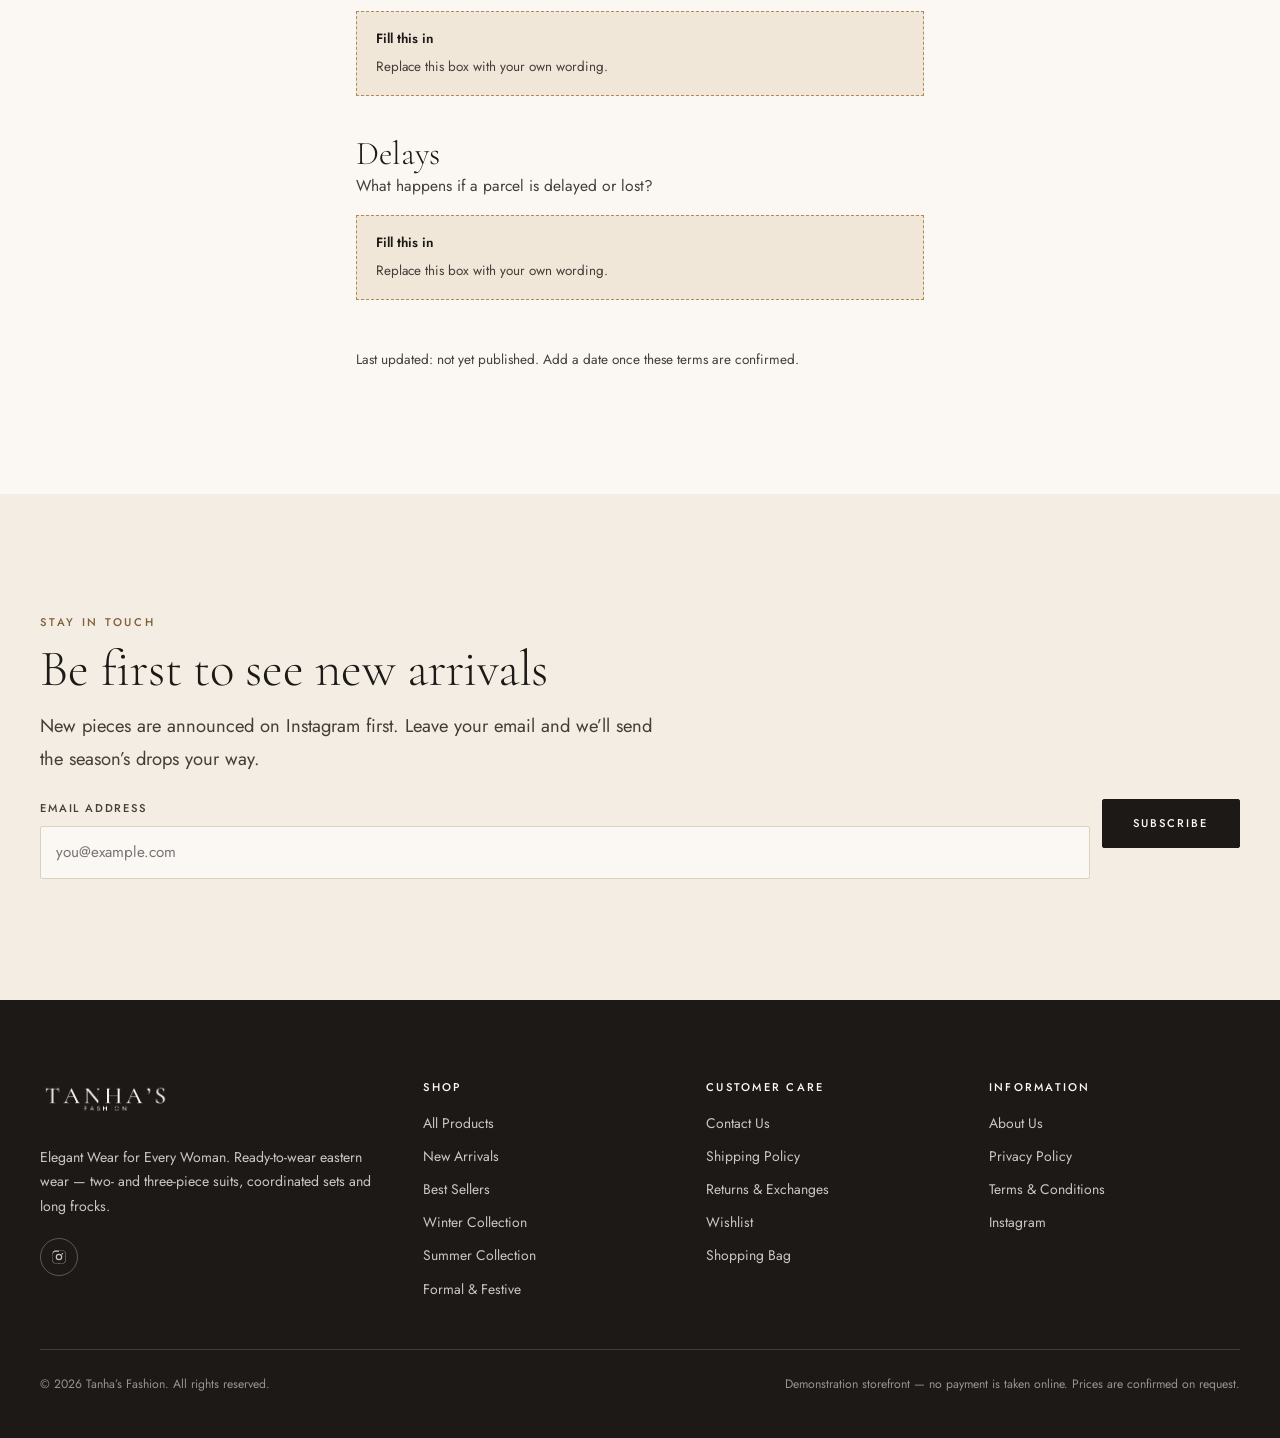
<file: policies/shipping.html>
<!DOCTYPE html>
<html lang="en" class="no-js">
<head>
<meta charset="utf-8">
<meta name="viewport" content="width=device-width, initial-scale=1">
<title>Shipping Policy — Tanha's Fashion</title>
<meta name="description" content="Delivery timeframes and charges for Tanha's Fashion orders.">

<!-- ┌───────────────────────────────────────────────────────────────┐
     │ BEFORE GOING LIVE: replace YOUR-DOMAIN.com below with your     │
     │ real domain (og:url, og:image and the canonical link).         │
     └───────────────────────────────────────────────────────────────┘ -->
<link rel="canonical" href="https://YOUR-DOMAIN.com/">
<meta property="og:type" content="website">
<meta property="og:site_name" content="Tanha's Fashion">
<meta property="og:title" content="Shipping Policy — Tanha's Fashion">
<meta property="og:description" content="Delivery timeframes and charges for Tanha's Fashion orders.">
<meta property="og:image" content="https://YOUR-DOMAIN.com/assets/og-image.jpg">
<meta property="og:url" content="https://YOUR-DOMAIN.com/">
<meta name="twitter:card" content="summary_large_image">
<meta name="twitter:title" content="Shipping Policy — Tanha's Fashion">
<meta name="twitter:description" content="Delivery timeframes and charges for Tanha's Fashion orders.">
<meta name="twitter:image" content="https://YOUR-DOMAIN.com/assets/og-image.jpg">
<meta name="theme-color" content="#1C1917">

<link rel="icon" href="../assets/favicon.svg" type="image/svg+xml">
<link rel="icon" href="../assets/favicon.png" type="image/png" sizes="512x512">
<link rel="apple-touch-icon" href="../assets/apple-touch-icon.png">

<link rel="preload" href="../assets/fonts/jost-400-latin.woff2" as="font" type="font/woff2" crossorigin>
<link rel="preload" href="../assets/fonts/cormorant-garamond-300-latin.woff2" as="font" type="font/woff2" crossorigin>
<link rel="stylesheet" href="../css/fonts.css">
<link rel="stylesheet" href="../css/style.css">
<link rel="stylesheet" href="../css/motion.css">

</head>
<body class="">

<a class="skip-link" href="#main">Skip to content</a>

<div class="announce" id="announce" hidden>
  <span data-announce-text></span>
  <button class="announce__close" type="button" data-announce-close aria-label="Dismiss announcement"><svg viewBox="0 0 24 24" fill="none" stroke="currentColor" stroke-width="1.6" aria-hidden="true"><path d="M18 6 6 18M6 6l12 12"/></svg></button>
</div>

<header class="header" id="site-header">
  <div class="wrap header__inner">
    <button class="icon-btn menu-btn" type="button" data-menu-open aria-label="Open menu" aria-controls="drawer-nav" aria-expanded="false">
      <span class="menu-btn__bars" aria-hidden="true"><span></span><span></span><span></span></span>
    </button>

    <nav class="nav" aria-label="Main navigation">
      <ul class="nav__list">
        <li><a class="nav__link" href="../shop.html">Shop</a></li>
        <li><a class="nav__link" href="../shop.html?c=new-arrivals">New Arrivals</a></li>
        <li><a class="nav__link" href="../shop.html?c=best-sellers">Best Sellers</a></li>
        <li><a class="nav__link" href="../index.html#collections">Collections</a></li>
        <li><a class="nav__link" href="../about.html">About Us</a></li>
        <li><a class="nav__link" href="../contact.html">Contact</a></li>
      </ul>
    </nav>

    <a class="brand" href="../index.html" aria-label="Tanha's Fashion — home">
      <img class="brand__img" src="../assets/logo/logo.png" alt="Tanha's Fashion" width="538" height="165">
      <span class="brand__mark">Tanha&rsquo;s<em>Fashion</em></span>
    </a>

    <div class="actions">
      <button class="icon-btn" type="button" data-search-open aria-label="Search" aria-controls="search-panel" aria-expanded="false"><svg viewBox="0 0 24 24" fill="none" stroke="currentColor" stroke-width="1.4" aria-hidden="true"><circle cx="11" cy="11" r="7"/><path d="m20 20-3.5-3.5"/></svg></button>
      <a class="icon-btn" href="../wishlist.html" aria-label="Wishlist"><svg viewBox="0 0 24 24" fill="none" stroke="currentColor" stroke-width="1.4" aria-hidden="true"><path d="M12 20.7 4.2 13a4.8 4.8 0 0 1 0-6.8 4.8 4.8 0 0 1 6.8 0l1 1 1-1a4.8 4.8 0 0 1 6.8 0 4.8 4.8 0 0 1 0 6.8Z"/></svg><span class="icon-btn__count" data-wish-count hidden>0</span></a>
      <button class="icon-btn" type="button" data-bag-open aria-label="Shopping bag" aria-controls="bag-drawer" aria-expanded="false"><svg viewBox="0 0 24 24" fill="none" stroke="currentColor" stroke-width="1.4" aria-hidden="true"><path d="M6 8h12l1 12H5L6 8Z"/><path d="M9 8V6a3 3 0 0 1 6 0v2"/></svg><span class="icon-btn__count" data-cart-count hidden>0</span></button>
    </div>
  </div>
</header>

<main id="main">

<section class="page-hero">
  <div class="wrap">
    <nav aria-label="Breadcrumb">
      <ol class="crumbs"><li><a href="../index.html">Home</a></li><li><span>Shipping Policy</span></li></ol>
    </nav>
    <h1 class="page-hero__title">Shipping Policy</h1>
    <p class="page-hero__text">How and when your order reaches you.</p>
  </div>
</section>

<section class="section">
  <div class="wrap wrap--narrow prose">
    <div class="placeholder">
      <strong>Placeholder policy — replace before publishing</strong>
      This page is a structure, not a policy. Tanha&rsquo;s Fashion has not supplied the wording, so
      no delivery promise, refund window or legal commitment has been invented. Fill in each section
      below with your real terms.
    </div>
    <h2>Order processing</h2>
<p>How quickly do you dispatch an order after it is confirmed?</p><div class="placeholder"><strong>Fill this in</strong>Replace this box with your own wording.</div><h2>Delivery within Pakistan</h2>
<p>Which cities do you deliver to, and in how many working days?</p><div class="placeholder"><strong>Fill this in</strong>Replace this box with your own wording.</div><h2>International delivery</h2>
<p>Do you ship outside Pakistan? Which countries, and with which courier?</p><div class="placeholder"><strong>Fill this in</strong>Replace this box with your own wording.</div><h2>Delivery charges</h2>
<p>What does delivery cost? Is it free above a certain order value? Set the amounts in <code>BRAND.delivery</code> inside <code>js/products.js</code> and this site will use them in the bag and checkout.</p><div class="placeholder"><strong>Fill this in</strong>Replace this box with your own wording.</div><h2>Tracking</h2>
<p>Do customers receive a tracking number? How is it shared — SMS, WhatsApp, email?</p><div class="placeholder"><strong>Fill this in</strong>Replace this box with your own wording.</div><h2>Delays</h2>
<p>What happens if a parcel is delayed or lost?</p><div class="placeholder"><strong>Fill this in</strong>Replace this box with your own wording.</div>
    <p class="muted" style="margin-top:3rem;font-size:.85rem">
      Last updated: not yet published. Add a date once these terms are confirmed.
    </p>
  </div>
</section>

</main>

<section class="section newsletter" aria-labelledby="nl-title">
  <div class="wrap">
    <div class="newsletter__inner">
      <div>
        <p class="eyebrow">Stay in touch</p>
        <h2 id="nl-title" style="margin-top:.5rem">Be first to see new arrivals</h2>
        <p class="lede" style="margin-top:.75rem">
          New pieces are announced on Instagram first. Leave your email and we&rsquo;ll send the
          season&rsquo;s drops your way.
        </p>
      </div>
      <form class="newsletter__form" id="newsletter-form" data-form="newsletter" novalidate>
        <div class="field">
          <label class="field__label" for="nl-email">Email address</label>
          <input class="field__input" id="nl-email" name="email" type="email" inputmode="email"
                 autocomplete="email" placeholder="you@example.com" required
                 aria-describedby="nl-email-err">
          <span class="field__error" id="nl-email-err">Please enter a valid email address.</span>
        </div>
        <button class="btn" type="submit">Subscribe</button>
      </form>
      <p class="form-status" id="newsletter-status" hidden></p>
    </div>
  </div>
</section>


<footer class="footer">
  <div class="wrap">
    <div class="footer__grid">
      <div class="footer__brand">
        <a class="brand" href="../index.html" aria-label="Tanha's Fashion — home">
          <img class="brand__img" src="../assets/logo/logo-light.png" alt="Tanha's Fashion" width="538" height="165">
          <span class="brand__mark">Tanha&rsquo;s<em>Fashion</em></span>
        </a>
        <p class="footer__tag">
          <span data-brand-tagline>Elegant Wear for Every Woman</span>.
          Ready-to-wear eastern wear — two- and three-piece suits, coordinated sets and long frocks.
        </p>
        <div class="footer__social">
          <a href="https://www.instagram.com/tanhas.fashion/" target="_blank" rel="noopener noreferrer" aria-label="Tanha's Fashion on Instagram"><svg viewBox="0 0 24 24" aria-hidden="true"><path d="M12 2.2c3.2 0 3.6 0 4.9.07 1.2.05 1.8.25 2.2.42.6.22 1 .48 1.4.9.4.4.7.8.9 1.4.2.4.4 1 .4 2.2.1 1.3.1 1.7.1 4.9s0 3.6-.1 4.9c0 1.2-.2 1.8-.4 2.2-.2.6-.5 1-.9 1.4-.4.4-.8.7-1.4.9-.4.2-1 .4-2.2.4-1.3.1-1.7.1-4.9.1s-3.6 0-4.9-.1c-1.2 0-1.8-.2-2.2-.4-.6-.2-1-.5-1.4-.9-.4-.4-.7-.8-.9-1.4-.2-.4-.4-1-.4-2.2C2.2 15.6 2.2 15.2 2.2 12s0-3.6.1-4.9c0-1.2.2-1.8.4-2.2.2-.6.5-1 .9-1.4.4-.4.8-.7 1.4-.9.4-.2 1-.4 2.2-.4C8.4 2.2 8.8 2.2 12 2.2Zm0 1.8c-3.1 0-3.5 0-4.7.07-1.1.05-1.7.23-2.1.39-.5.2-.9.44-1.3.83-.4.4-.63.8-.83 1.3-.16.4-.34 1-.39 2.1C2.6 8.5 2.6 8.9 2.6 12s0 3.5.07 4.7c.05 1.1.23 1.7.39 2.1.2.5.44.9.83 1.3.4.4.8.63 1.3.83.4.16 1 .34 2.1.39 1.2.07 1.6.07 4.7.07s3.5 0 4.7-.07c1.1-.05 1.7-.23 2.1-.39.5-.2.9-.44 1.3-.83.4-.4.63-.8.83-1.3.16-.4.34-1 .39-2.1.07-1.2.07-1.6.07-4.7s0-3.5-.07-4.7c-.05-1.1-.23-1.7-.39-2.1-.2-.5-.44-.9-.83-1.3-.4-.4-.8-.63-1.3-.83-.4-.16-1-.34-2.1-.39-1.2-.07-1.6-.07-4.7-.07Zm0 3.1a4.9 4.9 0 1 1 0 9.8 4.9 4.9 0 0 1 0-9.8Zm0 1.8a3.1 3.1 0 1 0 0 6.2 3.1 3.1 0 0 0 0-6.2Zm5.1-2.9a1.15 1.15 0 1 1 0 2.3 1.15 1.15 0 0 1 0-2.3Z"/></svg></a>
          <a href="https://wa.me/" data-brand-whatsapp hidden target="_blank" rel="noopener noreferrer" aria-label="Message Tanha's Fashion on WhatsApp"><svg viewBox="0 0 24 24" aria-hidden="true"><path d="M12 2a10 10 0 0 0-8.6 15.1L2 22l5-1.3A10 10 0 1 0 12 2Zm0 1.8a8.2 8.2 0 1 1 0 16.4c-1.4 0-2.7-.35-3.85-1L4.6 20l.8-2.45A8.2 8.2 0 0 1 12 3.8Zm-3.1 4.3c.2 0 .35.03.45.07.15.05.3.25.45.55l.55 1.2c.1.25.05.45-.1.7l-.3.4c-.1.15-.15.25-.05.45.45.85 1.15 1.5 2 1.9.2.1.35.05.5-.05l.5-.55c.15-.2.35-.25.6-.15l1.2.5c.25.1.4.2.45.35.05.15 0 .5-.2.9-.2.4-.55.65-.95.7-.3.05-1.05.1-2.4-.55-1.6-.8-2.65-2.4-2.8-2.75-.15-.35-.8-1.6-.8-3 0-1.4.7-2.1 1-2.4.2-.2.5-.35.8-.35Z"/></svg></a>
        </div>
      </div>

      <div class="footer__col">
        <h4>Shop</h4>
        <ul class="footer__list">
          <li><a href="../shop.html">All Products</a></li>
          <li><a href="../shop.html?c=new-arrivals">New Arrivals</a></li>
          <li><a href="../shop.html?c=best-sellers">Best Sellers</a></li>
          <li><a href="../shop.html?c=winter-collection">Winter Collection</a></li>
          <li><a href="../shop.html?c=summer-collection">Summer Collection</a></li>
          <li><a href="../shop.html?c=formal-wear">Formal &amp; Festive</a></li>
        </ul>
      </div>

      <div class="footer__col">
        <h4>Customer Care</h4>
        <ul class="footer__list">
          <li><a href="../contact.html">Contact Us</a></li>
          <li><a href="../policies/shipping.html">Shipping Policy</a></li>
          <li><a href="../policies/returns.html">Returns &amp; Exchanges</a></li>
          <li><a href="../wishlist.html">Wishlist</a></li>
          <li><a href="../cart.html">Shopping Bag</a></li>
        </ul>
      </div>

      <div class="footer__col">
        <h4>Information</h4>
        <ul class="footer__list">
          <li><a href="../about.html">About Us</a></li>
          <li><a href="../policies/privacy.html">Privacy Policy</a></li>
          <li><a href="../policies/terms.html">Terms &amp; Conditions</a></li>
          <li><a href="https://www.instagram.com/tanhas.fashion/" target="_blank" rel="noopener noreferrer">Instagram</a></li>
        </ul>
      </div>
    </div>

    <div class="footer__bottom">
      <p>&copy; <span data-year>2026</span> Tanha&rsquo;s Fashion. All rights reserved.</p>
      <!-- REMOVE THIS LINE once a real payment provider is connected: -->
      <p>Demonstration storefront — no payment is taken online. Prices are confirmed on request.</p>
    </div>
  </div>
</footer>


<!-- ============ mobile navigation drawer ============ -->
<div class="drawer-nav" id="drawer-nav" aria-hidden="true" aria-label="Menu">
  <div class="drawer-nav__head">
    <span class="eyebrow">Menu</span>
    <button class="icon-btn" type="button" data-drawer-close data-autofocus aria-label="Close menu"><svg viewBox="0 0 24 24" fill="none" stroke="currentColor" stroke-width="1.6" aria-hidden="true"><path d="M18 6 6 18M6 6l12 12"/></svg></button>
  </div>
  <div class="drawer-nav__body">
    <a class="drawer-nav__link" href="../shop.html">Shop All</a>
    <a class="drawer-nav__link" href="../shop.html?c=new-arrivals">New Arrivals</a>
    <a class="drawer-nav__link" href="../shop.html?c=best-sellers">Best Sellers</a>
    <a class="drawer-nav__link" href="../index.html#collections">Collections</a>
    <a class="drawer-nav__link" href="../shop.html?c=winter-collection">Winter Collection</a>
    <a class="drawer-nav__link" href="../shop.html?c=summer-collection">Summer Collection</a>
    <a class="drawer-nav__link" href="../about.html">About Us</a>
    <a class="drawer-nav__link" href="../contact.html">Contact</a>
    <a class="drawer-nav__link" href="../wishlist.html">Wishlist</a>
    <div class="drawer-nav__foot">
      <a class="link" href="https://www.instagram.com/tanhas.fashion/" target="_blank" rel="noopener noreferrer">Follow on Instagram <span class="link__arrow">&rarr;</span></a>
    </div>
  </div>
</div>

<!-- ============ shopping bag drawer ============ -->
<div class="bag-drawer" id="bag-drawer" aria-hidden="true" aria-label="Shopping bag">
  <div class="bag-drawer__head">
    <span class="bag-drawer__title">Your Bag</span>
    <button class="icon-btn" type="button" data-drawer-close data-autofocus aria-label="Close bag"><svg viewBox="0 0 24 24" fill="none" stroke="currentColor" stroke-width="1.6" aria-hidden="true"><path d="M18 6 6 18M6 6l12 12"/></svg></button>
  </div>
  <div class="bag-drawer__body" id="bag-drawer-body"></div>
  <div class="bag-drawer__foot" id="bag-drawer-foot" hidden>
    <a class="btn btn--ghost btn--block" href="../cart.html">View Bag</a>
    <a class="btn btn--block" href="../checkout.html">Checkout</a>
  </div>
</div>

<!-- ============ search panel ============ -->
<div class="search-panel" id="search-panel" aria-hidden="true">
  <div class="wrap search-panel__inner">
    <form class="search-form" role="search" onsubmit="return false;">
      <label class="sr-only" for="search-input">Search for a piece</label>
      <input id="search-input" type="search" placeholder="Search — try &ldquo;linen&rdquo;, &ldquo;sheesha silk&rdquo;, &ldquo;frock&rdquo;" autocomplete="off">
      <button class="icon-btn" type="button" data-search-close aria-label="Close search"><svg viewBox="0 0 24 24" fill="none" stroke="currentColor" stroke-width="1.6" aria-hidden="true"><path d="M18 6 6 18M6 6l12 12"/></svg></button>
    </form>
    <div class="search-results" id="search-results"></div>
  </div>
</div>

<div class="scrim" id="scrim" hidden-until-open></div>

<!-- ============ quick view modal (populated by JS) ============ -->
<div class="modal" id="quickview" aria-hidden="true" role="dialog" aria-modal="true"></div>

<!-- ============ toasts ============ -->
<div class="toasts" role="status" aria-live="polite"></div>

<button class="to-top" id="to-top" type="button" aria-label="Back to top"><svg viewBox="0 0 24 24" fill="none" stroke="currentColor" stroke-width="1.6" aria-hidden="true"><path d="M12 19V5M5 12l7-7 7 7"/></svg></button>

<!-- ============ scroll progress ============ -->
<div class="scroll-progress" aria-hidden="true"><span id="scroll-progress-bar"></span></div>

<!-- ============ mobile tab bar (thumb-reachable navigation) ============ -->
<nav class="tabbar" aria-label="Quick navigation">
  <a class="tabbar__item" href="../shop.html" data-tab="shop">
    <span class="tabbar__ico" aria-hidden="true"><svg viewBox="0 0 24 24" fill="none" stroke="currentColor" stroke-width="1.4" aria-hidden="true"><rect x="3.5" y="3.5" width="7" height="7"/><rect x="13.5" y="3.5" width="7" height="7"/><rect x="3.5" y="13.5" width="7" height="7"/><rect x="13.5" y="13.5" width="7" height="7"/></svg></span>
    <span class="tabbar__label">Shop</span>
  </a>
  <button class="tabbar__item" type="button" data-search-open aria-label="Search">
    <span class="tabbar__ico" aria-hidden="true"><svg viewBox="0 0 24 24" fill="none" stroke="currentColor" stroke-width="1.4" aria-hidden="true"><circle cx="11" cy="11" r="7"/><path d="m20 20-3.5-3.5"/></svg></span>
    <span class="tabbar__label">Search</span>
  </button>
  <a class="tabbar__item" href="../wishlist.html" data-tab="wishlist">
    <span class="tabbar__ico" aria-hidden="true"><svg viewBox="0 0 24 24" fill="none" stroke="currentColor" stroke-width="1.4" aria-hidden="true"><path d="M12 20.7 4.2 13a4.8 4.8 0 0 1 0-6.8 4.8 4.8 0 0 1 6.8 0l1 1 1-1a4.8 4.8 0 0 1 6.8 0 4.8 4.8 0 0 1 0 6.8Z"/></svg></span>
    <span class="tabbar__label">Saved</span>
    <span class="tabbar__badge" data-wish-count hidden>0</span>
  </a>
  <button class="tabbar__item" type="button" data-bag-open aria-label="Shopping bag">
    <span class="tabbar__ico" aria-hidden="true"><svg viewBox="0 0 24 24" fill="none" stroke="currentColor" stroke-width="1.4" aria-hidden="true"><path d="M6 8h12l1 12H5L6 8Z"/><path d="M9 8V6a3 3 0 0 1 6 0v2"/></svg></span>
    <span class="tabbar__label">Bag</span>
    <span class="tabbar__badge" data-cart-count hidden>0</span>
  </button>
  <button class="tabbar__item" type="button" data-menu-open aria-label="Menu">
    <span class="tabbar__ico" aria-hidden="true"><svg viewBox="0 0 24 24" fill="none" stroke="currentColor" stroke-width="1.5" aria-hidden="true"><path d="M4 7h16M4 12h16M4 17h10"/></svg></span>
    <span class="tabbar__label">Menu</span>
  </button>
</nav>

<script src="../js/products.js"></script>
<script src="../js/main.js"></script>
<script src="../js/motion.js"></script>
<script src="../js/forms.js"></script>
</body>
</html>
</file>
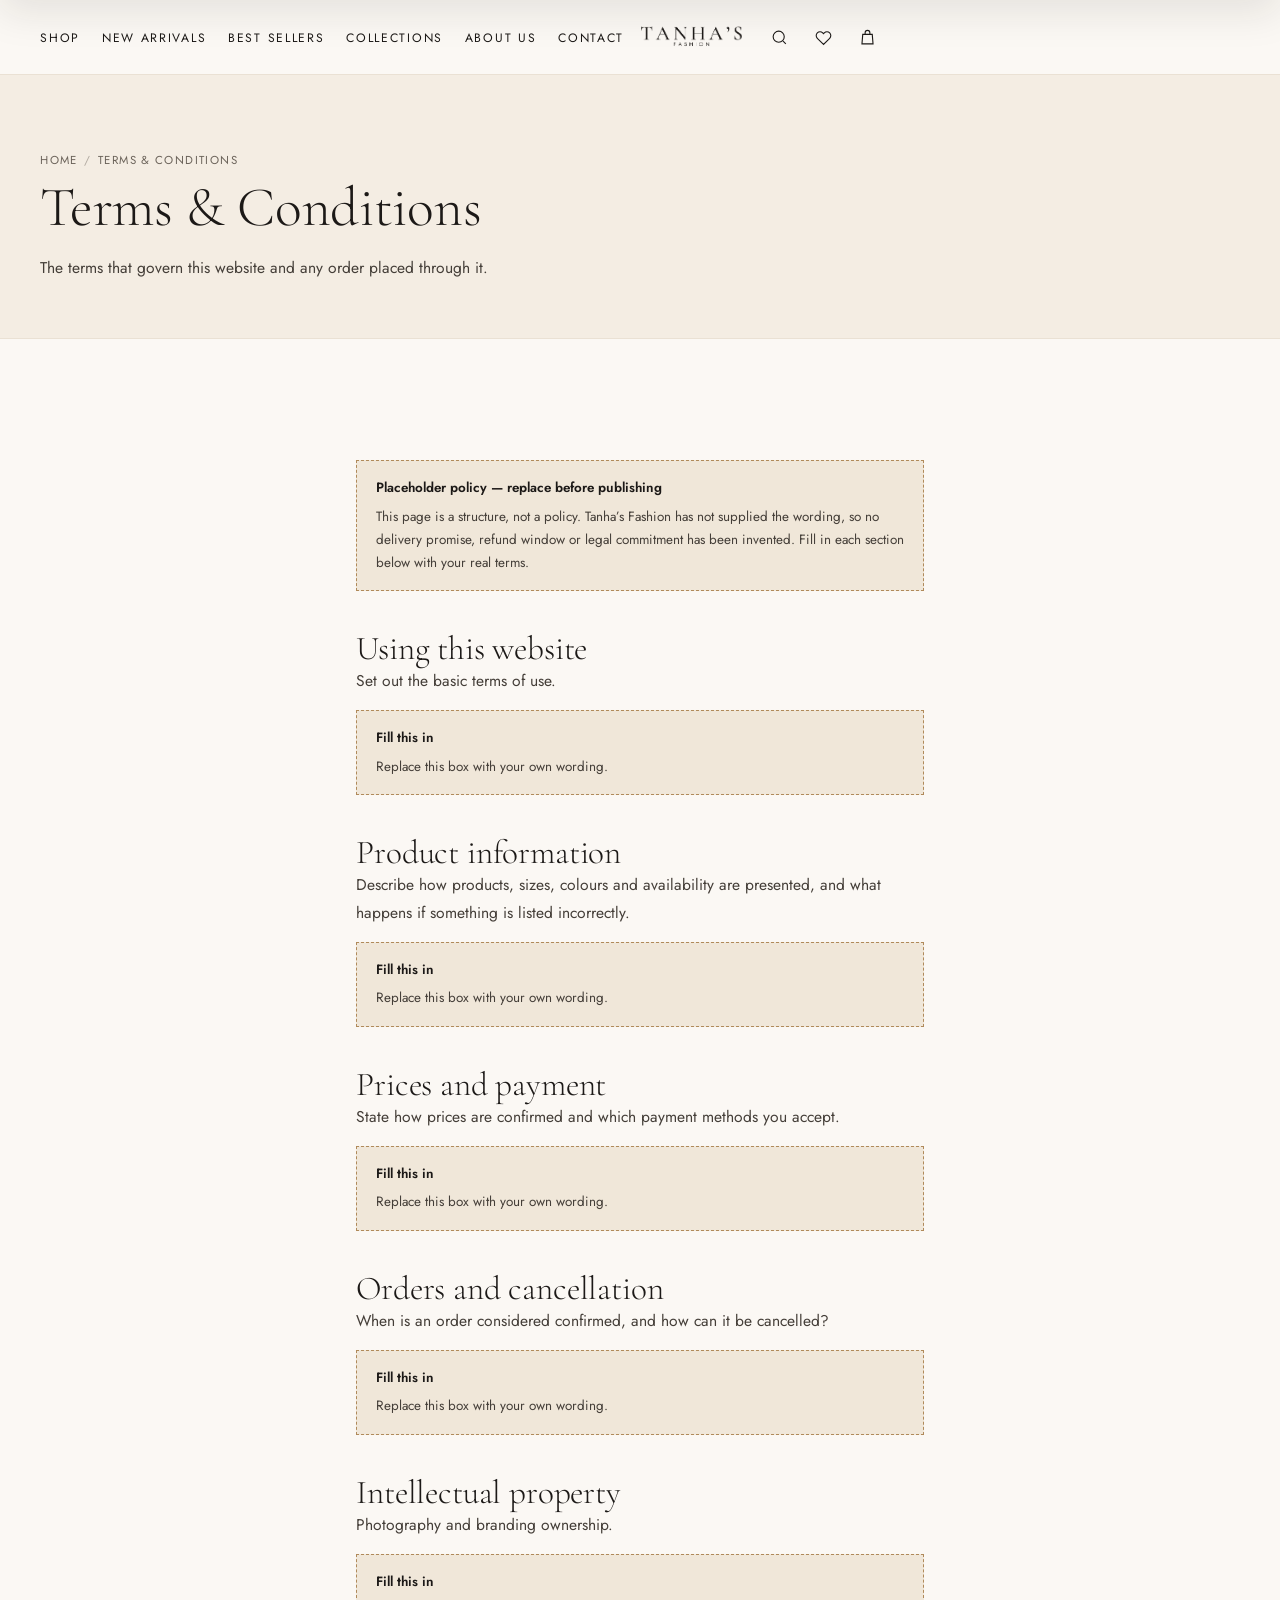
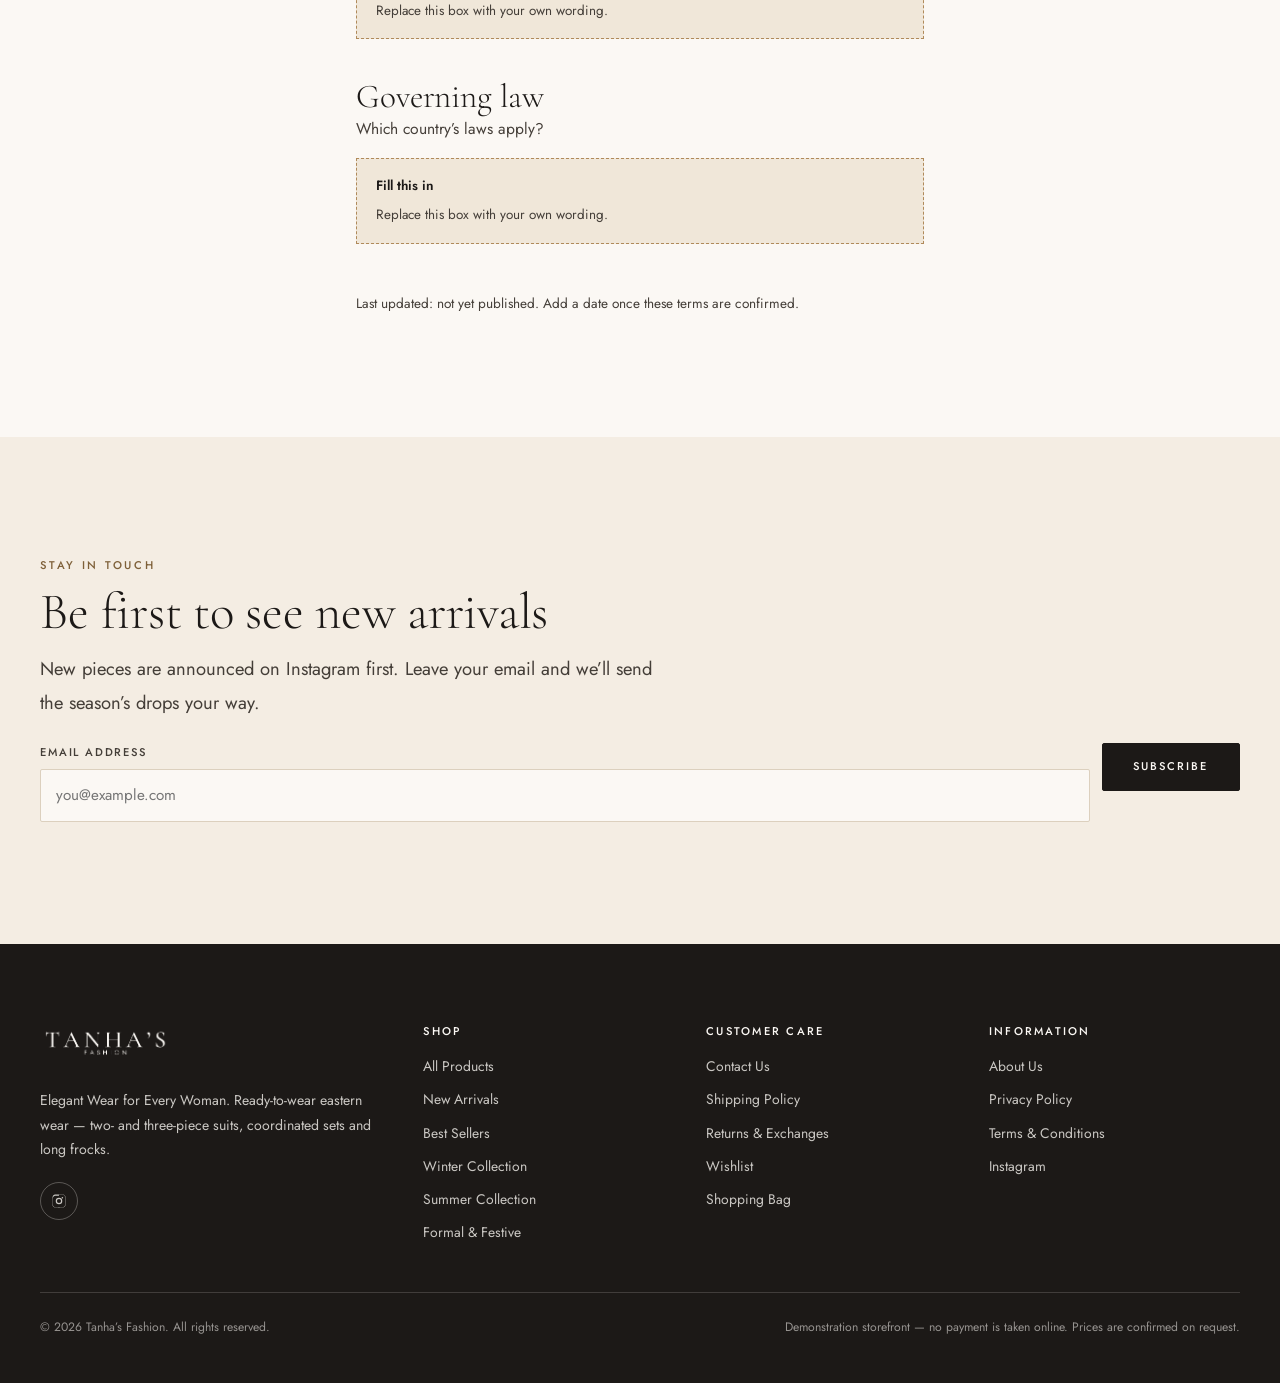
<file: policies/terms.html>
<!DOCTYPE html>
<html lang="en" class="no-js">
<head>
<meta charset="utf-8">
<meta name="viewport" content="width=device-width, initial-scale=1">
<title>Terms & Conditions — Tanha's Fashion</title>
<meta name="description" content="The terms that govern use of the Tanha's Fashion website and purchases from it.">

<!-- ┌───────────────────────────────────────────────────────────────┐
     │ BEFORE GOING LIVE: replace YOUR-DOMAIN.com below with your     │
     │ real domain (og:url, og:image and the canonical link).         │
     └───────────────────────────────────────────────────────────────┘ -->
<link rel="canonical" href="https://YOUR-DOMAIN.com/">
<meta property="og:type" content="website">
<meta property="og:site_name" content="Tanha's Fashion">
<meta property="og:title" content="Terms & Conditions — Tanha's Fashion">
<meta property="og:description" content="The terms that govern use of the Tanha's Fashion website and purchases from it.">
<meta property="og:image" content="https://YOUR-DOMAIN.com/assets/og-image.jpg">
<meta property="og:url" content="https://YOUR-DOMAIN.com/">
<meta name="twitter:card" content="summary_large_image">
<meta name="twitter:title" content="Terms & Conditions — Tanha's Fashion">
<meta name="twitter:description" content="The terms that govern use of the Tanha's Fashion website and purchases from it.">
<meta name="twitter:image" content="https://YOUR-DOMAIN.com/assets/og-image.jpg">
<meta name="theme-color" content="#1C1917">

<link rel="icon" href="../assets/favicon.svg" type="image/svg+xml">
<link rel="icon" href="../assets/favicon.png" type="image/png" sizes="512x512">
<link rel="apple-touch-icon" href="../assets/apple-touch-icon.png">

<link rel="preload" href="../assets/fonts/jost-400-latin.woff2" as="font" type="font/woff2" crossorigin>
<link rel="preload" href="../assets/fonts/cormorant-garamond-300-latin.woff2" as="font" type="font/woff2" crossorigin>
<link rel="stylesheet" href="../css/fonts.css">
<link rel="stylesheet" href="../css/style.css">
<link rel="stylesheet" href="../css/motion.css">

</head>
<body class="">

<a class="skip-link" href="#main">Skip to content</a>

<div class="announce" id="announce" hidden>
  <span data-announce-text></span>
  <button class="announce__close" type="button" data-announce-close aria-label="Dismiss announcement"><svg viewBox="0 0 24 24" fill="none" stroke="currentColor" stroke-width="1.6" aria-hidden="true"><path d="M18 6 6 18M6 6l12 12"/></svg></button>
</div>

<header class="header" id="site-header">
  <div class="wrap header__inner">
    <button class="icon-btn menu-btn" type="button" data-menu-open aria-label="Open menu" aria-controls="drawer-nav" aria-expanded="false">
      <span class="menu-btn__bars" aria-hidden="true"><span></span><span></span><span></span></span>
    </button>

    <nav class="nav" aria-label="Main navigation">
      <ul class="nav__list">
        <li><a class="nav__link" href="../shop.html">Shop</a></li>
        <li><a class="nav__link" href="../shop.html?c=new-arrivals">New Arrivals</a></li>
        <li><a class="nav__link" href="../shop.html?c=best-sellers">Best Sellers</a></li>
        <li><a class="nav__link" href="../index.html#collections">Collections</a></li>
        <li><a class="nav__link" href="../about.html">About Us</a></li>
        <li><a class="nav__link" href="../contact.html">Contact</a></li>
      </ul>
    </nav>

    <a class="brand" href="../index.html" aria-label="Tanha's Fashion — home">
      <img class="brand__img" src="../assets/logo/logo.png" alt="Tanha's Fashion" width="538" height="165">
      <span class="brand__mark">Tanha&rsquo;s<em>Fashion</em></span>
    </a>

    <div class="actions">
      <button class="icon-btn" type="button" data-search-open aria-label="Search" aria-controls="search-panel" aria-expanded="false"><svg viewBox="0 0 24 24" fill="none" stroke="currentColor" stroke-width="1.4" aria-hidden="true"><circle cx="11" cy="11" r="7"/><path d="m20 20-3.5-3.5"/></svg></button>
      <a class="icon-btn" href="../wishlist.html" aria-label="Wishlist"><svg viewBox="0 0 24 24" fill="none" stroke="currentColor" stroke-width="1.4" aria-hidden="true"><path d="M12 20.7 4.2 13a4.8 4.8 0 0 1 0-6.8 4.8 4.8 0 0 1 6.8 0l1 1 1-1a4.8 4.8 0 0 1 6.8 0 4.8 4.8 0 0 1 0 6.8Z"/></svg><span class="icon-btn__count" data-wish-count hidden>0</span></a>
      <button class="icon-btn" type="button" data-bag-open aria-label="Shopping bag" aria-controls="bag-drawer" aria-expanded="false"><svg viewBox="0 0 24 24" fill="none" stroke="currentColor" stroke-width="1.4" aria-hidden="true"><path d="M6 8h12l1 12H5L6 8Z"/><path d="M9 8V6a3 3 0 0 1 6 0v2"/></svg><span class="icon-btn__count" data-cart-count hidden>0</span></button>
    </div>
  </div>
</header>

<main id="main">

<section class="page-hero">
  <div class="wrap">
    <nav aria-label="Breadcrumb">
      <ol class="crumbs"><li><a href="../index.html">Home</a></li><li><span>Terms & Conditions</span></li></ol>
    </nav>
    <h1 class="page-hero__title">Terms & Conditions</h1>
    <p class="page-hero__text">The terms that govern this website and any order placed through it.</p>
  </div>
</section>

<section class="section">
  <div class="wrap wrap--narrow prose">
    <div class="placeholder">
      <strong>Placeholder policy — replace before publishing</strong>
      This page is a structure, not a policy. Tanha&rsquo;s Fashion has not supplied the wording, so
      no delivery promise, refund window or legal commitment has been invented. Fill in each section
      below with your real terms.
    </div>
    <h2>Using this website</h2>
<p>Set out the basic terms of use.</p><div class="placeholder"><strong>Fill this in</strong>Replace this box with your own wording.</div><h2>Product information</h2>
<p>Describe how products, sizes, colours and availability are presented, and what happens if something is listed incorrectly.</p><div class="placeholder"><strong>Fill this in</strong>Replace this box with your own wording.</div><h2>Prices and payment</h2>
<p>State how prices are confirmed and which payment methods you accept.</p><div class="placeholder"><strong>Fill this in</strong>Replace this box with your own wording.</div><h2>Orders and cancellation</h2>
<p>When is an order considered confirmed, and how can it be cancelled?</p><div class="placeholder"><strong>Fill this in</strong>Replace this box with your own wording.</div><h2>Intellectual property</h2>
<p>Photography and branding ownership.</p><div class="placeholder"><strong>Fill this in</strong>Replace this box with your own wording.</div><h2>Governing law</h2>
<p>Which country&rsquo;s laws apply?</p><div class="placeholder"><strong>Fill this in</strong>Replace this box with your own wording.</div>
    <p class="muted" style="margin-top:3rem;font-size:.85rem">
      Last updated: not yet published. Add a date once these terms are confirmed.
    </p>
  </div>
</section>

</main>

<section class="section newsletter" aria-labelledby="nl-title">
  <div class="wrap">
    <div class="newsletter__inner">
      <div>
        <p class="eyebrow">Stay in touch</p>
        <h2 id="nl-title" style="margin-top:.5rem">Be first to see new arrivals</h2>
        <p class="lede" style="margin-top:.75rem">
          New pieces are announced on Instagram first. Leave your email and we&rsquo;ll send the
          season&rsquo;s drops your way.
        </p>
      </div>
      <form class="newsletter__form" id="newsletter-form" data-form="newsletter" novalidate>
        <div class="field">
          <label class="field__label" for="nl-email">Email address</label>
          <input class="field__input" id="nl-email" name="email" type="email" inputmode="email"
                 autocomplete="email" placeholder="you@example.com" required
                 aria-describedby="nl-email-err">
          <span class="field__error" id="nl-email-err">Please enter a valid email address.</span>
        </div>
        <button class="btn" type="submit">Subscribe</button>
      </form>
      <p class="form-status" id="newsletter-status" hidden></p>
    </div>
  </div>
</section>


<footer class="footer">
  <div class="wrap">
    <div class="footer__grid">
      <div class="footer__brand">
        <a class="brand" href="../index.html" aria-label="Tanha's Fashion — home">
          <img class="brand__img" src="../assets/logo/logo-light.png" alt="Tanha's Fashion" width="538" height="165">
          <span class="brand__mark">Tanha&rsquo;s<em>Fashion</em></span>
        </a>
        <p class="footer__tag">
          <span data-brand-tagline>Elegant Wear for Every Woman</span>.
          Ready-to-wear eastern wear — two- and three-piece suits, coordinated sets and long frocks.
        </p>
        <div class="footer__social">
          <a href="https://www.instagram.com/tanhas.fashion/" target="_blank" rel="noopener noreferrer" aria-label="Tanha's Fashion on Instagram"><svg viewBox="0 0 24 24" aria-hidden="true"><path d="M12 2.2c3.2 0 3.6 0 4.9.07 1.2.05 1.8.25 2.2.42.6.22 1 .48 1.4.9.4.4.7.8.9 1.4.2.4.4 1 .4 2.2.1 1.3.1 1.7.1 4.9s0 3.6-.1 4.9c0 1.2-.2 1.8-.4 2.2-.2.6-.5 1-.9 1.4-.4.4-.8.7-1.4.9-.4.2-1 .4-2.2.4-1.3.1-1.7.1-4.9.1s-3.6 0-4.9-.1c-1.2 0-1.8-.2-2.2-.4-.6-.2-1-.5-1.4-.9-.4-.4-.7-.8-.9-1.4-.2-.4-.4-1-.4-2.2C2.2 15.6 2.2 15.2 2.2 12s0-3.6.1-4.9c0-1.2.2-1.8.4-2.2.2-.6.5-1 .9-1.4.4-.4.8-.7 1.4-.9.4-.2 1-.4 2.2-.4C8.4 2.2 8.8 2.2 12 2.2Zm0 1.8c-3.1 0-3.5 0-4.7.07-1.1.05-1.7.23-2.1.39-.5.2-.9.44-1.3.83-.4.4-.63.8-.83 1.3-.16.4-.34 1-.39 2.1C2.6 8.5 2.6 8.9 2.6 12s0 3.5.07 4.7c.05 1.1.23 1.7.39 2.1.2.5.44.9.83 1.3.4.4.8.63 1.3.83.4.16 1 .34 2.1.39 1.2.07 1.6.07 4.7.07s3.5 0 4.7-.07c1.1-.05 1.7-.23 2.1-.39.5-.2.9-.44 1.3-.83.4-.4.63-.8.83-1.3.16-.4.34-1 .39-2.1.07-1.2.07-1.6.07-4.7s0-3.5-.07-4.7c-.05-1.1-.23-1.7-.39-2.1-.2-.5-.44-.9-.83-1.3-.4-.4-.8-.63-1.3-.83-.4-.16-1-.34-2.1-.39-1.2-.07-1.6-.07-4.7-.07Zm0 3.1a4.9 4.9 0 1 1 0 9.8 4.9 4.9 0 0 1 0-9.8Zm0 1.8a3.1 3.1 0 1 0 0 6.2 3.1 3.1 0 0 0 0-6.2Zm5.1-2.9a1.15 1.15 0 1 1 0 2.3 1.15 1.15 0 0 1 0-2.3Z"/></svg></a>
          <a href="https://wa.me/" data-brand-whatsapp hidden target="_blank" rel="noopener noreferrer" aria-label="Message Tanha's Fashion on WhatsApp"><svg viewBox="0 0 24 24" aria-hidden="true"><path d="M12 2a10 10 0 0 0-8.6 15.1L2 22l5-1.3A10 10 0 1 0 12 2Zm0 1.8a8.2 8.2 0 1 1 0 16.4c-1.4 0-2.7-.35-3.85-1L4.6 20l.8-2.45A8.2 8.2 0 0 1 12 3.8Zm-3.1 4.3c.2 0 .35.03.45.07.15.05.3.25.45.55l.55 1.2c.1.25.05.45-.1.7l-.3.4c-.1.15-.15.25-.05.45.45.85 1.15 1.5 2 1.9.2.1.35.05.5-.05l.5-.55c.15-.2.35-.25.6-.15l1.2.5c.25.1.4.2.45.35.05.15 0 .5-.2.9-.2.4-.55.65-.95.7-.3.05-1.05.1-2.4-.55-1.6-.8-2.65-2.4-2.8-2.75-.15-.35-.8-1.6-.8-3 0-1.4.7-2.1 1-2.4.2-.2.5-.35.8-.35Z"/></svg></a>
        </div>
      </div>

      <div class="footer__col">
        <h4>Shop</h4>
        <ul class="footer__list">
          <li><a href="../shop.html">All Products</a></li>
          <li><a href="../shop.html?c=new-arrivals">New Arrivals</a></li>
          <li><a href="../shop.html?c=best-sellers">Best Sellers</a></li>
          <li><a href="../shop.html?c=winter-collection">Winter Collection</a></li>
          <li><a href="../shop.html?c=summer-collection">Summer Collection</a></li>
          <li><a href="../shop.html?c=formal-wear">Formal &amp; Festive</a></li>
        </ul>
      </div>

      <div class="footer__col">
        <h4>Customer Care</h4>
        <ul class="footer__list">
          <li><a href="../contact.html">Contact Us</a></li>
          <li><a href="../policies/shipping.html">Shipping Policy</a></li>
          <li><a href="../policies/returns.html">Returns &amp; Exchanges</a></li>
          <li><a href="../wishlist.html">Wishlist</a></li>
          <li><a href="../cart.html">Shopping Bag</a></li>
        </ul>
      </div>

      <div class="footer__col">
        <h4>Information</h4>
        <ul class="footer__list">
          <li><a href="../about.html">About Us</a></li>
          <li><a href="../policies/privacy.html">Privacy Policy</a></li>
          <li><a href="../policies/terms.html">Terms &amp; Conditions</a></li>
          <li><a href="https://www.instagram.com/tanhas.fashion/" target="_blank" rel="noopener noreferrer">Instagram</a></li>
        </ul>
      </div>
    </div>

    <div class="footer__bottom">
      <p>&copy; <span data-year>2026</span> Tanha&rsquo;s Fashion. All rights reserved.</p>
      <!-- REMOVE THIS LINE once a real payment provider is connected: -->
      <p>Demonstration storefront — no payment is taken online. Prices are confirmed on request.</p>
    </div>
  </div>
</footer>


<!-- ============ mobile navigation drawer ============ -->
<div class="drawer-nav" id="drawer-nav" aria-hidden="true" aria-label="Menu">
  <div class="drawer-nav__head">
    <span class="eyebrow">Menu</span>
    <button class="icon-btn" type="button" data-drawer-close data-autofocus aria-label="Close menu"><svg viewBox="0 0 24 24" fill="none" stroke="currentColor" stroke-width="1.6" aria-hidden="true"><path d="M18 6 6 18M6 6l12 12"/></svg></button>
  </div>
  <div class="drawer-nav__body">
    <a class="drawer-nav__link" href="../shop.html">Shop All</a>
    <a class="drawer-nav__link" href="../shop.html?c=new-arrivals">New Arrivals</a>
    <a class="drawer-nav__link" href="../shop.html?c=best-sellers">Best Sellers</a>
    <a class="drawer-nav__link" href="../index.html#collections">Collections</a>
    <a class="drawer-nav__link" href="../shop.html?c=winter-collection">Winter Collection</a>
    <a class="drawer-nav__link" href="../shop.html?c=summer-collection">Summer Collection</a>
    <a class="drawer-nav__link" href="../about.html">About Us</a>
    <a class="drawer-nav__link" href="../contact.html">Contact</a>
    <a class="drawer-nav__link" href="../wishlist.html">Wishlist</a>
    <div class="drawer-nav__foot">
      <a class="link" href="https://www.instagram.com/tanhas.fashion/" target="_blank" rel="noopener noreferrer">Follow on Instagram <span class="link__arrow">&rarr;</span></a>
    </div>
  </div>
</div>

<!-- ============ shopping bag drawer ============ -->
<div class="bag-drawer" id="bag-drawer" aria-hidden="true" aria-label="Shopping bag">
  <div class="bag-drawer__head">
    <span class="bag-drawer__title">Your Bag</span>
    <button class="icon-btn" type="button" data-drawer-close data-autofocus aria-label="Close bag"><svg viewBox="0 0 24 24" fill="none" stroke="currentColor" stroke-width="1.6" aria-hidden="true"><path d="M18 6 6 18M6 6l12 12"/></svg></button>
  </div>
  <div class="bag-drawer__body" id="bag-drawer-body"></div>
  <div class="bag-drawer__foot" id="bag-drawer-foot" hidden>
    <a class="btn btn--ghost btn--block" href="../cart.html">View Bag</a>
    <a class="btn btn--block" href="../checkout.html">Checkout</a>
  </div>
</div>

<!-- ============ search panel ============ -->
<div class="search-panel" id="search-panel" aria-hidden="true">
  <div class="wrap search-panel__inner">
    <form class="search-form" role="search" onsubmit="return false;">
      <label class="sr-only" for="search-input">Search for a piece</label>
      <input id="search-input" type="search" placeholder="Search — try &ldquo;linen&rdquo;, &ldquo;sheesha silk&rdquo;, &ldquo;frock&rdquo;" autocomplete="off">
      <button class="icon-btn" type="button" data-search-close aria-label="Close search"><svg viewBox="0 0 24 24" fill="none" stroke="currentColor" stroke-width="1.6" aria-hidden="true"><path d="M18 6 6 18M6 6l12 12"/></svg></button>
    </form>
    <div class="search-results" id="search-results"></div>
  </div>
</div>

<div class="scrim" id="scrim" hidden-until-open></div>

<!-- ============ quick view modal (populated by JS) ============ -->
<div class="modal" id="quickview" aria-hidden="true" role="dialog" aria-modal="true"></div>

<!-- ============ toasts ============ -->
<div class="toasts" role="status" aria-live="polite"></div>

<button class="to-top" id="to-top" type="button" aria-label="Back to top"><svg viewBox="0 0 24 24" fill="none" stroke="currentColor" stroke-width="1.6" aria-hidden="true"><path d="M12 19V5M5 12l7-7 7 7"/></svg></button>

<!-- ============ scroll progress ============ -->
<div class="scroll-progress" aria-hidden="true"><span id="scroll-progress-bar"></span></div>

<!-- ============ mobile tab bar (thumb-reachable navigation) ============ -->
<nav class="tabbar" aria-label="Quick navigation">
  <a class="tabbar__item" href="../shop.html" data-tab="shop">
    <span class="tabbar__ico" aria-hidden="true"><svg viewBox="0 0 24 24" fill="none" stroke="currentColor" stroke-width="1.4" aria-hidden="true"><rect x="3.5" y="3.5" width="7" height="7"/><rect x="13.5" y="3.5" width="7" height="7"/><rect x="3.5" y="13.5" width="7" height="7"/><rect x="13.5" y="13.5" width="7" height="7"/></svg></span>
    <span class="tabbar__label">Shop</span>
  </a>
  <button class="tabbar__item" type="button" data-search-open aria-label="Search">
    <span class="tabbar__ico" aria-hidden="true"><svg viewBox="0 0 24 24" fill="none" stroke="currentColor" stroke-width="1.4" aria-hidden="true"><circle cx="11" cy="11" r="7"/><path d="m20 20-3.5-3.5"/></svg></span>
    <span class="tabbar__label">Search</span>
  </button>
  <a class="tabbar__item" href="../wishlist.html" data-tab="wishlist">
    <span class="tabbar__ico" aria-hidden="true"><svg viewBox="0 0 24 24" fill="none" stroke="currentColor" stroke-width="1.4" aria-hidden="true"><path d="M12 20.7 4.2 13a4.8 4.8 0 0 1 0-6.8 4.8 4.8 0 0 1 6.8 0l1 1 1-1a4.8 4.8 0 0 1 6.8 0 4.8 4.8 0 0 1 0 6.8Z"/></svg></span>
    <span class="tabbar__label">Saved</span>
    <span class="tabbar__badge" data-wish-count hidden>0</span>
  </a>
  <button class="tabbar__item" type="button" data-bag-open aria-label="Shopping bag">
    <span class="tabbar__ico" aria-hidden="true"><svg viewBox="0 0 24 24" fill="none" stroke="currentColor" stroke-width="1.4" aria-hidden="true"><path d="M6 8h12l1 12H5L6 8Z"/><path d="M9 8V6a3 3 0 0 1 6 0v2"/></svg></span>
    <span class="tabbar__label">Bag</span>
    <span class="tabbar__badge" data-cart-count hidden>0</span>
  </button>
  <button class="tabbar__item" type="button" data-menu-open aria-label="Menu">
    <span class="tabbar__ico" aria-hidden="true"><svg viewBox="0 0 24 24" fill="none" stroke="currentColor" stroke-width="1.5" aria-hidden="true"><path d="M4 7h16M4 12h16M4 17h10"/></svg></span>
    <span class="tabbar__label">Menu</span>
  </button>
</nav>

<script src="../js/products.js"></script>
<script src="../js/main.js"></script>
<script src="../js/motion.js"></script>
<script src="../js/forms.js"></script>
</body>
</html>
</file>
<file: css/fonts.css>
/* Self-hosted Google Fonts (SIL Open Font License 1.1) — latin + latin-ext subsets only.
   Files live in ../assets/fonts/. No external font requests are made at runtime. */

@font-face {
  font-family: 'Cormorant Garamond';
  font-style: normal;
  font-weight: 300;
  font-display: swap;
  src: url('../assets/fonts/cormorant-garamond-300-latin-ext.woff2') format('woff2');
  unicode-range: U+0100-02BA, U+02BD-02C5, U+02C7-02CC, U+02CE-02D7, U+02DD-02FF, U+0304, U+0308, U+0329, U+1D00-1DBF, U+1E00-1E9F, U+1EF2-1EFF, U+2020, U+20A0-20AB, U+20AD-20C4, U+2113, U+2C60-2C7F, U+A720-A7FF;
}

@font-face {
  font-family: 'Cormorant Garamond';
  font-style: normal;
  font-weight: 300;
  font-display: swap;
  src: url('../assets/fonts/cormorant-garamond-300-latin.woff2') format('woff2');
  unicode-range: U+0000-00FF, U+0131, U+0152-0153, U+02BB-02BC, U+02C6, U+02DA, U+02DC, U+0304, U+0308, U+0329, U+2000-206F, U+20AC, U+2122, U+2191, U+2193, U+2212, U+2215, U+FEFF, U+FFFD;
}

@font-face {
  font-family: 'Cormorant Garamond';
  font-style: normal;
  font-weight: 400;
  font-display: swap;
  src: url('../assets/fonts/cormorant-garamond-400-latin-ext.woff2') format('woff2');
  unicode-range: U+0100-02BA, U+02BD-02C5, U+02C7-02CC, U+02CE-02D7, U+02DD-02FF, U+0304, U+0308, U+0329, U+1D00-1DBF, U+1E00-1E9F, U+1EF2-1EFF, U+2020, U+20A0-20AB, U+20AD-20C4, U+2113, U+2C60-2C7F, U+A720-A7FF;
}

@font-face {
  font-family: 'Cormorant Garamond';
  font-style: normal;
  font-weight: 400;
  font-display: swap;
  src: url('../assets/fonts/cormorant-garamond-400-latin.woff2') format('woff2');
  unicode-range: U+0000-00FF, U+0131, U+0152-0153, U+02BB-02BC, U+02C6, U+02DA, U+02DC, U+0304, U+0308, U+0329, U+2000-206F, U+20AC, U+2122, U+2191, U+2193, U+2212, U+2215, U+FEFF, U+FFFD;
}

@font-face {
  font-family: 'Cormorant Garamond';
  font-style: normal;
  font-weight: 500;
  font-display: swap;
  src: url('../assets/fonts/cormorant-garamond-500-latin-ext.woff2') format('woff2');
  unicode-range: U+0100-02BA, U+02BD-02C5, U+02C7-02CC, U+02CE-02D7, U+02DD-02FF, U+0304, U+0308, U+0329, U+1D00-1DBF, U+1E00-1E9F, U+1EF2-1EFF, U+2020, U+20A0-20AB, U+20AD-20C4, U+2113, U+2C60-2C7F, U+A720-A7FF;
}

@font-face {
  font-family: 'Cormorant Garamond';
  font-style: normal;
  font-weight: 500;
  font-display: swap;
  src: url('../assets/fonts/cormorant-garamond-500-latin.woff2') format('woff2');
  unicode-range: U+0000-00FF, U+0131, U+0152-0153, U+02BB-02BC, U+02C6, U+02DA, U+02DC, U+0304, U+0308, U+0329, U+2000-206F, U+20AC, U+2122, U+2191, U+2193, U+2212, U+2215, U+FEFF, U+FFFD;
}

@font-face {
  font-family: 'Cormorant Garamond';
  font-style: normal;
  font-weight: 600;
  font-display: swap;
  src: url('../assets/fonts/cormorant-garamond-600-latin-ext.woff2') format('woff2');
  unicode-range: U+0100-02BA, U+02BD-02C5, U+02C7-02CC, U+02CE-02D7, U+02DD-02FF, U+0304, U+0308, U+0329, U+1D00-1DBF, U+1E00-1E9F, U+1EF2-1EFF, U+2020, U+20A0-20AB, U+20AD-20C4, U+2113, U+2C60-2C7F, U+A720-A7FF;
}

@font-face {
  font-family: 'Cormorant Garamond';
  font-style: normal;
  font-weight: 600;
  font-display: swap;
  src: url('../assets/fonts/cormorant-garamond-600-latin.woff2') format('woff2');
  unicode-range: U+0000-00FF, U+0131, U+0152-0153, U+02BB-02BC, U+02C6, U+02DA, U+02DC, U+0304, U+0308, U+0329, U+2000-206F, U+20AC, U+2122, U+2191, U+2193, U+2212, U+2215, U+FEFF, U+FFFD;
}

@font-face {
  font-family: 'Jost';
  font-style: normal;
  font-weight: 300;
  font-display: swap;
  src: url('../assets/fonts/jost-300-latin-ext.woff2') format('woff2');
  unicode-range: U+0100-02BA, U+02BD-02C5, U+02C7-02CC, U+02CE-02D7, U+02DD-02FF, U+0304, U+0308, U+0329, U+1D00-1DBF, U+1E00-1E9F, U+1EF2-1EFF, U+2020, U+20A0-20AB, U+20AD-20C4, U+2113, U+2C60-2C7F, U+A720-A7FF;
}

@font-face {
  font-family: 'Jost';
  font-style: normal;
  font-weight: 300;
  font-display: swap;
  src: url('../assets/fonts/jost-300-latin.woff2') format('woff2');
  unicode-range: U+0000-00FF, U+0131, U+0152-0153, U+02BB-02BC, U+02C6, U+02DA, U+02DC, U+0304, U+0308, U+0329, U+2000-206F, U+20AC, U+2122, U+2191, U+2193, U+2212, U+2215, U+FEFF, U+FFFD;
}

@font-face {
  font-family: 'Jost';
  font-style: normal;
  font-weight: 400;
  font-display: swap;
  src: url('../assets/fonts/jost-400-latin-ext.woff2') format('woff2');
  unicode-range: U+0100-02BA, U+02BD-02C5, U+02C7-02CC, U+02CE-02D7, U+02DD-02FF, U+0304, U+0308, U+0329, U+1D00-1DBF, U+1E00-1E9F, U+1EF2-1EFF, U+2020, U+20A0-20AB, U+20AD-20C4, U+2113, U+2C60-2C7F, U+A720-A7FF;
}

@font-face {
  font-family: 'Jost';
  font-style: normal;
  font-weight: 400;
  font-display: swap;
  src: url('../assets/fonts/jost-400-latin.woff2') format('woff2');
  unicode-range: U+0000-00FF, U+0131, U+0152-0153, U+02BB-02BC, U+02C6, U+02DA, U+02DC, U+0304, U+0308, U+0329, U+2000-206F, U+20AC, U+2122, U+2191, U+2193, U+2212, U+2215, U+FEFF, U+FFFD;
}

@font-face {
  font-family: 'Jost';
  font-style: normal;
  font-weight: 500;
  font-display: swap;
  src: url('../assets/fonts/jost-500-latin-ext.woff2') format('woff2');
  unicode-range: U+0100-02BA, U+02BD-02C5, U+02C7-02CC, U+02CE-02D7, U+02DD-02FF, U+0304, U+0308, U+0329, U+1D00-1DBF, U+1E00-1E9F, U+1EF2-1EFF, U+2020, U+20A0-20AB, U+20AD-20C4, U+2113, U+2C60-2C7F, U+A720-A7FF;
}

@font-face {
  font-family: 'Jost';
  font-style: normal;
  font-weight: 500;
  font-display: swap;
  src: url('../assets/fonts/jost-500-latin.woff2') format('woff2');
  unicode-range: U+0000-00FF, U+0131, U+0152-0153, U+02BB-02BC, U+02C6, U+02DA, U+02DC, U+0304, U+0308, U+0329, U+2000-206F, U+20AC, U+2122, U+2191, U+2193, U+2212, U+2215, U+FEFF, U+FFFD;
}

@font-face {
  font-family: 'Jost';
  font-style: normal;
  font-weight: 600;
  font-display: swap;
  src: url('../assets/fonts/jost-600-latin-ext.woff2') format('woff2');
  unicode-range: U+0100-02BA, U+02BD-02C5, U+02C7-02CC, U+02CE-02D7, U+02DD-02FF, U+0304, U+0308, U+0329, U+1D00-1DBF, U+1E00-1E9F, U+1EF2-1EFF, U+2020, U+20A0-20AB, U+20AD-20C4, U+2113, U+2C60-2C7F, U+A720-A7FF;
}

@font-face {
  font-family: 'Jost';
  font-style: normal;
  font-weight: 600;
  font-display: swap;
  src: url('../assets/fonts/jost-600-latin.woff2') format('woff2');
  unicode-range: U+0000-00FF, U+0131, U+0152-0153, U+02BB-02BC, U+02C6, U+02DA, U+02DC, U+0304, U+0308, U+0329, U+2000-206F, U+20AC, U+2122, U+2191, U+2193, U+2212, U+2215, U+FEFF, U+FFFD;
}
</file>
<file: css/style.css>
/* =============================================================================
   TANHA'S FASHION — style.css
   -----------------------------------------------------------------------------
   Mobile-first. Sections:
     01 Tokens          02 Reset / base     03 Typography     04 Layout
     05 Buttons         06 Forms            07 Announcement    08 Header / nav
     09 Search          10 Bag drawer       11 Hero            12 Section heads
     13 Collection grid 14 Product grid     15 Editorial       16 Story
     17 Instagram grid  18 Newsletter       19 Footer          20 Page hero
     21 Shop toolbar    22 Filters          23 Product detail  24 Cart
     25 Checkout        26 Wishlist         27 Prose / policies 28 Modal
     29 Toast           30 Back to top      31 Utilities       32 Motion
   ========================================================================== */

/* ============================ 01 · TOKENS ================================= */
:root {
  /* Palette sampled from the brand's own Instagram photography —
     warm ivory grounds, camel/tan garments, charcoal and navy accents. */
  --ivory:      #FBF8F4;
  --porcelain:  #F4EDE3;
  --sand:       #E7DBCA;
  --line:       #DCD0BE;
  --line-soft:  #EAE1D4;

  --camel:      #B08A5A;
  --camel-deep: #7E6039;
  --camel-wash: #F0E7D9;

  --ink:        #1C1917;
  --ink-2:      #443E38;
  --ink-3:      #6B635A;

  --navy:       #2E3044;
  --blush:      #C9A08C;

  --success:    #3D6B50;
  --error:      #9E3A2C;

  /* Type */
  --font-display: 'Cormorant Garamond', 'Cormorant', Georgia, 'Times New Roman', serif;
  --font-body:    'Jost', 'Futura', 'Avenir Next', -apple-system, BlinkMacSystemFont,
                  'Segoe UI', Roboto, Helvetica, Arial, sans-serif;

  --fs-eyebrow: clamp(0.62rem, 0.58rem + 0.15vw, 0.72rem);
  --fs-body:    clamp(0.9rem, 0.88rem + 0.12vw, 0.98rem);
  --fs-small:   0.82rem;
  --fs-h1:      clamp(2.5rem, 1.6rem + 4.4vw, 5.25rem);
  --fs-h2:      clamp(1.85rem, 1.35rem + 2.3vw, 3.25rem);
  --fs-h3:      clamp(1.25rem, 1.1rem + 0.7vw, 1.6rem);

  /* Rhythm */
  --gutter:     clamp(1.15rem, 0.6rem + 2.4vw, 4rem);
  --section-y:  clamp(3.5rem, 2rem + 7vw, 8.5rem);
  --maxw:       1440px;
  --radius:     2px;              /* restrained — no oversized rounding */
  --header-h:   62px;

  --shadow-sm: 0 1px 2px rgba(28, 25, 23, .04), 0 4px 14px rgba(28, 25, 23, .05);
  --shadow-md: 0 12px 40px rgba(28, 25, 23, .10);
  --shadow-lg: 0 24px 70px rgba(28, 25, 23, .18);

  --ease: cubic-bezier(.22, .61, .36, 1);
  --dur-fast: .18s;
  --dur: .32s;
  --dur-slow: .55s;
}

/* ========================= 02 · RESET / BASE ============================== */
*, *::before, *::after { box-sizing: border-box; }

html {
  -webkit-text-size-adjust: 100%;
  scroll-behavior: smooth;
  scroll-padding-top: calc(var(--header-h) + 20px);
}

body {
  margin: 0;
  background: var(--ivory);
  color: var(--ink);
  font-family: var(--font-body);
  font-size: var(--fs-body);
  font-weight: 400;
  line-height: 1.75;
  -webkit-font-smoothing: antialiased;
  -moz-osx-font-smoothing: grayscale;
  overflow-x: hidden;
}

img, svg, video { display: block; max-width: 100%; height: auto; }
img { border-style: none; }

button, input, select, textarea { font: inherit; color: inherit; }
button { background: none; border: 0; cursor: pointer; padding: 0; }
a { color: inherit; text-decoration: none; }
ul, ol { margin: 0; padding: 0; list-style: none; }

:focus-visible {
  outline: 2px solid var(--camel-deep);
  outline-offset: 3px;
  border-radius: 1px;
}
:focus:not(:focus-visible) { outline: none; }

::selection { background: var(--camel-wash); color: var(--ink); }

/* ========================== 03 · TYPOGRAPHY =============================== */
h1, h2, h3, h4 {
  font-family: var(--font-display);
  font-weight: 300;
  line-height: 1.08;
  margin: 0;
  letter-spacing: -0.005em;
  text-wrap: balance;
}
h1 { font-size: var(--fs-h1); }
h2 { font-size: var(--fs-h2); }
h3 { font-size: var(--fs-h3); line-height: 1.2; }
h4 { font-size: 1.06rem; line-height: 1.3; }
p  { margin: 0 0 1em; }
p:last-child { margin-bottom: 0; }

.eyebrow {
  font-family: var(--font-body);
  font-size: var(--fs-eyebrow);
  font-weight: 500;
  letter-spacing: .24em;
  text-transform: uppercase;
  color: var(--camel-deep);
  line-height: 1.4;
}
.eyebrow--muted { color: var(--ink-3); }

.lede {
  font-size: clamp(1rem, .95rem + .3vw, 1.15rem);
  color: var(--ink-2);
  line-height: 1.8;
  max-width: 56ch;
}

.serif { font-family: var(--font-display); }
.tnum  { font-variant-numeric: tabular-nums; }

.rule {
  height: 1px;
  background: var(--line);
  border: 0;
  margin: 0;
}

/* ============================ 04 · LAYOUT ================================= */
.wrap { width: 100%; max-width: var(--maxw); margin-inline: auto; padding-inline: var(--gutter); }
.wrap--narrow { max-width: 860px; }
.section { padding-block: var(--section-y); }
.section--tight { padding-block: clamp(2.5rem, 1.5rem + 4vw, 5rem); }
.section--porcelain { background: var(--porcelain); }
.section--ink { background: var(--ink); color: var(--ivory); }
.section--ink h2, .section--ink h3 { color: var(--ivory); }

.stack > * + * { margin-top: var(--stack-gap, 1rem); }

.grid { display: grid; gap: clamp(1rem, .5rem + 1.6vw, 2rem); }

.split {
  display: grid;
  gap: clamp(2rem, 1rem + 4vw, 5.5rem);
  align-items: center;
}

.skip-link {
  position: absolute; left: -9999px; top: 0; z-index: 200;
  background: var(--ink); color: var(--ivory);
  padding: .7rem 1.2rem; font-size: .8rem; letter-spacing: .12em; text-transform: uppercase;
}
.skip-link:focus { left: 8px; top: 8px; }

/* ============================ 05 · BUTTONS ================================ */
.btn {
  --btn-bg: var(--ink);
  --btn-fg: var(--ivory);
  --btn-bd: var(--ink);
  display: inline-flex; align-items: center; justify-content: center; gap: .6rem;
  min-height: 48px;
  padding: .85rem 1.9rem;
  background: var(--btn-bg);
  color: var(--btn-fg);
  border: 1px solid var(--btn-bd);
  border-radius: var(--radius);
  font-size: var(--fs-eyebrow);
  font-weight: 500;
  letter-spacing: .18em;
  text-transform: uppercase;
  text-align: center;
  cursor: pointer;
  transition: background var(--dur) var(--ease), color var(--dur) var(--ease),
              border-color var(--dur) var(--ease), transform var(--dur) var(--ease);
}
.btn:hover { --btn-bg: var(--camel-deep); --btn-bd: var(--camel-deep); }
.btn:active { transform: translateY(1px); }
.btn[disabled], .btn[aria-disabled="true"] {
  opacity: .4; cursor: not-allowed; pointer-events: none;
}

.btn--ghost {
  --btn-bg: transparent; --btn-fg: var(--ink); --btn-bd: var(--ink);
}
.btn--ghost:hover { --btn-bg: var(--ink); --btn-fg: var(--ivory); --btn-bd: var(--ink); }

.btn--camel { --btn-bg: var(--camel-deep); --btn-bd: var(--camel-deep); --btn-fg: #fff; }
.btn--camel:hover { --btn-bg: var(--camel-deep); --btn-bd: var(--camel-deep); }

.btn--onlight { --btn-bg: var(--ivory); --btn-fg: var(--ink); --btn-bd: var(--ivory); }
.btn--onlight:hover { --btn-bg: var(--camel); --btn-bd: var(--camel); --btn-fg: #fff; }

.btn--light {
  --btn-bg: transparent; --btn-fg: var(--ivory); --btn-bd: rgba(251, 248, 244, .55);
}
.btn--light:hover { --btn-bg: var(--ivory); --btn-fg: var(--ink); --btn-bd: var(--ivory); }

.btn--block { width: 100%; }
.btn--sm { min-height: 40px; padding: .55rem 1.1rem; }

.btn-row { display: flex; flex-wrap: wrap; gap: .75rem; }

/* Text link with a drawn underline */
.link {
  display: inline-flex; align-items: center; gap: .45rem;
  font-size: var(--fs-eyebrow); font-weight: 500;
  letter-spacing: .18em; text-transform: uppercase;
  padding-bottom: 3px;
  border-bottom: 1px solid var(--line);
  transition: border-color var(--dur) var(--ease), color var(--dur) var(--ease);
}
.link:hover { border-color: var(--ink); }
.link__arrow { transition: transform var(--dur) var(--ease); }
.link:hover .link__arrow { transform: translateX(4px); }

/* ============================= 06 · FORMS ================================= */
.field { display: block; }
.field + .field { margin-top: 1.1rem; }
.field__label {
  display: block;
  font-size: var(--fs-eyebrow); font-weight: 500;
  letter-spacing: .16em; text-transform: uppercase;
  color: var(--ink-2);
  margin-bottom: .45rem;
}
.field__label .req { color: var(--error); }
.field__input,
.field__select,
.field__textarea {
  width: 100%;
  min-height: 48px;
  padding: .75rem .9rem;
  background: #fff;
  border: 1px solid var(--line);
  border-radius: var(--radius);
  font-size: .95rem;
  transition: border-color var(--dur) var(--ease), box-shadow var(--dur) var(--ease);
}
.field__textarea { min-height: 130px; resize: vertical; line-height: 1.7; }
.field__input:focus,
.field__select:focus,
.field__textarea:focus {
  outline: none;
  border-color: var(--ink);
  box-shadow: 0 0 0 3px var(--camel-wash);
}
.field__input[aria-invalid="true"],
.field__select[aria-invalid="true"],
.field__textarea[aria-invalid="true"] { border-color: var(--error); }

.field__error {
  display: none;
  margin-top: .35rem;
  font-size: .78rem;
  color: var(--error);
}
.field.has-error .field__error { display: block; }

.field-row { display: grid; gap: 1.1rem; }

.form-note { font-size: var(--fs-small); color: var(--ink-3); }
.form-status {
  margin-top: 1rem; padding: .85rem 1rem;
  border: 1px solid var(--line); border-radius: var(--radius);
  font-size: .88rem;
}
.form-status[hidden] { display: none; }
.form-status--ok  { border-color: var(--success); color: var(--success); background: #F1F6F2; }
.form-status--err { border-color: var(--error);   color: var(--error);   background: #FBF1EF; }

/* Checkbox / radio, brand styled */
.choice {
  position: relative;
  display: flex; align-items: flex-start; gap: .65rem;
  padding: .35rem 0;
  cursor: pointer;
  font-size: .9rem;
  line-height: 1.5;
}
/* Visually hidden but focusable and hit-testable, so keyboard + screen readers
   behave exactly like a native checkbox. */
.choice input {
  position: absolute;
  width: 1px; height: 1px;
  margin: 0; padding: 0;
  opacity: 0;
  clip-path: inset(50%);
  overflow: hidden;
}
.choice__box {
  flex: none;
  width: 18px; height: 18px; margin-top: 3px;
  border: 1px solid var(--line);
  background: #fff;
  display: grid; place-items: center;
  transition: border-color var(--dur) var(--ease), background var(--dur) var(--ease);
}
.choice input[type="radio"] + .choice__box,
.pay-option input[type="radio"] + .choice__box { border-radius: 50%; }
.choice input:checked + .choice__box,
.pay-option input:checked + .choice__box { border-color: var(--ink); background: var(--ink); }
.choice input:checked + .choice__box::after,
.pay-option input:checked + .choice__box::after {
  content: ''; width: 8px; height: 8px; background: var(--ivory);
}
.choice input[type="radio"]:checked + .choice__box::after,
.pay-option input[type="radio"]:checked + .choice__box::after { border-radius: 50%; }
.choice input:focus-visible + .choice__box,
.pay-option input:focus-visible + .choice__box { outline: 2px solid var(--camel-deep); outline-offset: 2px; }
.choice input:disabled ~ * { opacity: .4; }
.choice:hover input:not(:disabled) + .choice__box,
.pay-option:hover input:not(:disabled) + .choice__box { border-color: var(--ink); }

/* .pay-option re-uses the .choice__box indicator, so hide its native radio. */
.pay-option input[type="radio"] {
  position: absolute;
  width: 1px; height: 1px;
  margin: 0; padding: 0;
  opacity: 0;
  clip-path: inset(50%);
  overflow: hidden;
}
.choice__count { margin-left: auto; color: var(--ink-3); font-size: .78rem; }

/* ========================= 07 · ANNOUNCEMENT ============================== */
.announce {
  background: var(--ink);
  color: var(--ivory);
  text-align: center;
  padding: .6rem var(--gutter);
  font-size: .74rem;
  letter-spacing: .16em;
  text-transform: uppercase;
  position: relative;
}
.announce[hidden] { display: none; }
.announce__close {
  position: absolute; right: .6rem; top: 50%; transform: translateY(-50%);
  color: var(--ivory); opacity: .6; padding: .3rem; line-height: 1;
}
.announce__close:hover { opacity: 1; }

/* ======================== 08 · HEADER / NAV =============================== */
.header {
  position: sticky; top: 0; z-index: 60;
  background: var(--ivory);
  border-bottom: 1px solid var(--line-soft);
}
.header.is-stuck { box-shadow: var(--shadow-sm); }

.header__inner {
  display: grid;
  grid-template-columns: auto 1fr auto;
  align-items: center;
  gap: .75rem;
  min-height: var(--header-h);
}

/* Brand */
.brand { display: inline-flex; flex-direction: column; align-items: center; gap: 1px; }
.brand__img { max-height: 34px; width: auto; object-fit: contain; }
.footer .brand__img { max-height: 40px; }
.brand__mark {
  font-family: var(--font-display);
  font-size: clamp(1.15rem, 1rem + .5vw, 1.5rem);
  font-weight: 500;
  letter-spacing: .16em;
  line-height: 1;
  text-transform: uppercase;
  white-space: nowrap;
}
.brand__mark em {
  display: block;
  font-family: var(--font-body);
  font-style: normal;
  font-size: .5em;
  font-weight: 400;
  letter-spacing: .42em;
  margin-top: 3px;
  color: var(--ink-2);
  text-indent: .42em;
}

/* Desktop nav */
.nav { display: none; }
.nav__list { display: flex; gap: clamp(.9rem, .4rem + 1.2vw, 2rem); }
.nav__link {
  font-size: .76rem; font-weight: 400;
  letter-spacing: .14em; text-transform: uppercase;
  padding: .4rem 0;
  border-bottom: 1px solid transparent;
  transition: border-color var(--dur) var(--ease), color var(--dur) var(--ease);
  white-space: nowrap;
}
.nav__link:hover, .nav__link[aria-current="page"] { border-color: var(--ink); }

/* Actions */
.actions { display: flex; align-items: center; gap: .1rem; }
.icon-btn {
  position: relative;
  display: grid; place-items: center;
  width: 42px; height: 42px;
  color: var(--ink);
  border-radius: 50%;
  transition: background var(--dur) var(--ease), color var(--dur) var(--ease);
}
.icon-btn:hover { background: var(--porcelain); }
.icon-btn svg { width: 19px; height: 19px; }
.icon-btn__count {
  position: absolute; top: 4px; right: 3px;
  min-width: 17px; height: 17px; padding: 0 4px;
  background: var(--camel-deep); color: #fff;
  border-radius: 999px;
  font-size: .62rem; font-weight: 500; line-height: 17px; text-align: center;
  font-variant-numeric: tabular-nums;
}
.icon-btn__count[hidden] { display: none; }

.menu-btn { display: grid; }
.menu-btn__bars { width: 19px; height: 12px; position: relative; }
.menu-btn__bars span {
  position: absolute; left: 0; right: 0; height: 1.5px; background: currentColor;
  transition: transform var(--dur) var(--ease), opacity var(--dur) var(--ease);
}
.menu-btn__bars span:nth-child(1) { top: 0; }
.menu-btn__bars span:nth-child(2) { top: 5px; }
.menu-btn__bars span:nth-child(3) { top: 10px; }
.menu-btn[aria-expanded="true"] .menu-btn__bars span:nth-child(1) { transform: translateY(5px) rotate(45deg); }
.menu-btn[aria-expanded="true"] .menu-btn__bars span:nth-child(2) { opacity: 0; }
.menu-btn[aria-expanded="true"] .menu-btn__bars span:nth-child(3) { transform: translateY(-5px) rotate(-45deg); }

/* Mobile drawer */
.drawer-nav {
  position: fixed; inset: 0 auto 0 0; z-index: 90;
  width: min(86vw, 340px);
  background: var(--ivory);
  border-right: 1px solid var(--line);
  transform: translateX(-100%);
  transition: transform var(--dur) var(--ease);
  display: flex; flex-direction: column;
  overflow-y: auto;
  overscroll-behavior: contain;
}
.drawer-nav.is-open { transform: none; }
.drawer-nav__head {
  display: flex; align-items: center; justify-content: space-between;
  padding: 1rem 1.25rem; border-bottom: 1px solid var(--line-soft);
}
.drawer-nav__body { padding: 1.25rem; }
.drawer-nav__link {
  display: block;
  padding: .85rem 0;
  font-family: var(--font-display);
  font-size: 1.5rem; font-weight: 300;
  border-bottom: 1px solid var(--line-soft);
}
.drawer-nav__link:last-child { border-bottom: 0; }
.drawer-nav__foot { margin-top: 1.75rem; display: grid; gap: .35rem; font-size: .85rem; color: var(--ink-2); }

.scrim {
  position: fixed; inset: 0; z-index: 80;
  background: rgba(28, 25, 23, .42);
  opacity: 0; visibility: hidden;
  transition: opacity var(--dur) var(--ease), visibility var(--dur) var(--ease);
}
.scrim.is-open { opacity: 1; visibility: visible; }

/* ============================= 09 · SEARCH ================================ */
.search-panel {
  position: fixed; left: 0; right: 0; top: 0; z-index: 95;
  background: var(--ivory);
  border-bottom: 1px solid var(--line);
  transform: translateY(-100%);
  transition: transform var(--dur) var(--ease);
  box-shadow: var(--shadow-md);
}
.search-panel.is-open { transform: none; }
.search-panel__inner { padding: 1.25rem 0 1rem; }
.search-form { display: flex; align-items: center; gap: .75rem; border-bottom: 1px solid var(--ink); }
.search-form input {
  flex: 1; min-height: 52px; border: 0; background: transparent;
  font-family: var(--font-display); font-size: 1.5rem; font-weight: 300;
}
.search-form input:focus { outline: none; }

.search-results { margin-top: 1rem; max-height: min(60vh, 520px); overflow-y: auto; }
.search-result {
  display: flex; gap: .85rem; align-items: center;
  padding: .6rem; border-radius: var(--radius);
  transition: background var(--dur-fast) var(--ease);
}
.search-result:hover, .search-result:focus-visible { background: var(--porcelain); }
.search-result img { width: 56px; height: 74px; object-fit: cover; flex: none; }
.search-result__name { font-family: var(--font-display); font-size: 1.08rem; line-height: 1.25; }
.search-result__meta { font-size: .78rem; color: var(--ink-3); }
.search-hint { padding: .75rem .25rem; color: var(--ink-3); font-size: .88rem; }

/* =========================== 10 · BAG DRAWER ============================== */
.bag-drawer {
  position: fixed; inset: 0 0 0 auto; z-index: 90;
  width: min(92vw, 420px);
  background: var(--ivory);
  border-left: 1px solid var(--line);
  transform: translateX(100%);
  transition: transform var(--dur) var(--ease);
  display: flex; flex-direction: column;
}
.bag-drawer.is-open { transform: none; }
.bag-drawer__head {
  display: flex; align-items: center; justify-content: space-between;
  padding: 1.1rem 1.25rem; border-bottom: 1px solid var(--line-soft);
}
.bag-drawer__title { font-family: var(--font-display); font-size: 1.35rem; font-weight: 400; }
.bag-drawer__body { flex: 1; overflow-y: auto; padding: 1.1rem 1.25rem; }
.bag-drawer__foot { padding: 1.1rem 1.25rem; border-top: 1px solid var(--line-soft); background: var(--porcelain); }

.mini-item { display: grid; grid-template-columns: 76px 1fr auto; gap: .85rem; padding: .85rem 0; border-bottom: 1px solid var(--line-soft); }
.mini-item img { width: 76px; height: 101px; object-fit: cover; }
.mini-item__name { font-family: var(--font-display); font-size: 1.03rem; line-height: 1.25; }
.mini-item__meta { font-size: .76rem; color: var(--ink-3); margin-top: .15rem; }
.mini-item__remove { font-size: .72rem; letter-spacing: .1em; text-transform: uppercase; color: var(--ink-3); text-decoration: underline; text-underline-offset: 3px; }
.mini-item__remove:hover { color: var(--error); }

/* ============================== 11 · HERO ================================= */
/*  A layered editorial collage: a tall primary frame, a smaller secondary
    frame that breaks its corner, and a rotating seal. Each layer drifts at a
    different rate on scroll (see js/motion.js).                               */
.hero {
  position: relative;
  overflow: hidden;                 /* clips the oversized layers */
  isolation: isolate;
  background:
    radial-gradient(120% 90% at 82% 12%, #FFFDFA 0%, rgba(255,253,250,0) 58%),
    radial-gradient(90% 70% at 8% 92%, var(--porcelain) 0%, rgba(244,237,227,0) 62%),
    var(--ivory);
  padding-block: clamp(2rem, 5.5vh, 4rem) clamp(2.75rem, 8vh, 5.5rem);
}

/* --- depth layers --- */
.hero__grain {
  position: absolute; inset: -10%;
  z-index: 4; pointer-events: none;
  opacity: .5; mix-blend-mode: multiply;
  background-image: url("data:image/svg+xml,%3Csvg xmlns='http://www.w3.org/2000/svg' width='160' height='160'%3E%3Cfilter id='n'%3E%3CfeTurbulence type='fractalNoise' baseFrequency='.85' numOctaves='3' stitchTiles='stitch'/%3E%3C/filter%3E%3Crect width='160' height='160' filter='url(%23n)' opacity='.32'/%3E%3C/svg%3E");
}
.hero__ghost {
  position: absolute; z-index: 0; pointer-events: none;
  left: -.04em; bottom: -.22em;
  font-family: var(--font-display); font-weight: 300;
  font-size: clamp(7rem, 25vw, 22rem); line-height: .78;
  letter-spacing: -.03em; white-space: nowrap;
  color: var(--ink); opacity: .04;
  user-select: none;
}

/* --- layout: mobile first, single column --- */
.hero__inner { display: grid; gap: 0; position: relative; z-index: 2; }
.hero__copy  { display: contents; }        /* children become grid items */

.hero__eyebrow { order: 1; }
.hero__title   { order: 2; }
.hero__stack   { order: 3; }
.hero__text    { order: 4; }
.hero__actions { order: 5; }
.hero__meta    { order: 6; }

.hero__eyebrow { margin: 0; }

.hero__title {
  margin: .55rem 0 0;
  font-size: var(--fs-h1);
  line-height: .95;
  letter-spacing: -.015em;
}
/* each line is masked, so the copy can slide up from behind it */
.hero__title .ln {
  display: block;
  overflow: hidden;
  padding-block: .06em;            /* room for descenders inside the mask */
}
.hero__title .ln > span { display: block; }
.hero__title em { font-style: italic; color: var(--camel-deep); }

.hero__text {
  margin: 1.5rem 0 0;
  max-width: 46ch;
  color: var(--ink-2);
  font-size: clamp(.95rem, .9rem + .3vw, 1.08rem);
}
.hero__actions { margin-top: 1.85rem; }

.hero__meta {
  margin: 2rem 0 0; padding-top: 1.35rem;
  border-top: 1px solid var(--line);
  display: flex; flex-wrap: wrap; gap: .35rem 1.85rem;
  font-size: var(--fs-eyebrow); letter-spacing: .18em;
  text-transform: uppercase; color: var(--ink-3);
}

/* --- the collage --- */
.hero__stack {
  position: relative;
  margin-top: clamp(1.75rem, 5vw, 3rem);
  /* the secondary frame deliberately breaks the bottom edge — reserve room */
  margin-bottom: clamp(2.5rem, 9vw, 6rem);
}
.hero__frame {
  margin: 0; position: relative;
  background: var(--porcelain);
  overflow: hidden;
}
.hero__frame img { width: 100%; height: 100%; object-fit: cover; display: block; }

.hero__frame--primary {
  aspect-ratio: 4 / 5;
  max-height: 78svh;
  margin-left: auto;
  width: 88%;
}
.hero__frame--primary img { object-position: center 18%; }

.hero__frame--secondary {
  position: absolute;
  left: 0; bottom: -9%;
  width: 46%;
  aspect-ratio: 3 / 4;
  z-index: 2;
  border: 5px solid var(--ivory);          /* the magazine "mount" */
  box-shadow: var(--shadow-lg);
}

.hero__plate {
  position: absolute; left: 0; bottom: 0;
  background: var(--ivory); color: var(--ink);
  padding: .5rem .75rem;
  display: grid; gap: .1rem;
}
.hero__plate-k {
  font-size: .58rem; letter-spacing: .2em; text-transform: uppercase;
  color: var(--ink-3);
}
.hero__plate-v { font-size: .78rem; letter-spacing: .04em; }

/* --- rotating seal --- */
.hero__seal {
  position: absolute;
  right: -2%; top: -5%;
  width: clamp(78px, 22vw, 118px); aspect-ratio: 1;
  z-index: 3;
  display: grid; place-items: center;
  border-radius: 50%;
  background: var(--ivory);
  box-shadow: var(--shadow-md);
}
.hero__seal-svg { position: absolute; inset: 0; width: 100%; height: 100%; animation: tf-spin 26s linear infinite; }
.hero__seal-svg text {
  font-family: var(--font-body);
  font-size: 12.5px; font-weight: 400;
  letter-spacing: .26em; text-transform: uppercase;
  fill: var(--ink-2);
}
.hero__seal-dot {
  width: 8px; height: 8px; border-radius: 50%; background: var(--camel-deep);
}

/* --- scroll cue --- */
.hero__cue {
  position: absolute; z-index: 5;
  right: var(--gutter); bottom: clamp(1rem, 4vh, 2.5rem);
  display: none;                       /* desktop only */
  flex-direction: column; align-items: center; gap: .7rem;
  font-size: .6rem; letter-spacing: .24em; text-transform: uppercase;
  color: var(--ink-3);
}
.hero__cue-t { writing-mode: vertical-rl; }
.hero__cue-line { width: 1px; height: 54px; background: var(--line); position: relative; overflow: hidden; }
.hero__cue-line::after {
  content: ''; position: absolute; inset: 0;
  background: var(--camel-deep);
  animation: tf-cue 2.4s cubic-bezier(.7,0,.3,1) infinite;
}

@keyframes tf-spin { to { transform: rotate(360deg); } }
@keyframes tf-cue {
  0%   { transform: translateY(-100%); }
  60%  { transform: translateY(100%); }
  100% { transform: translateY(100%); }
}

/* ========================= 12 · SECTION HEADS ============================= */
.sec-head { display: grid; gap: .6rem; margin-bottom: clamp(1.75rem, 1rem + 2.5vw, 3.25rem); }
.sec-head__title { font-size: var(--fs-h2); }
.sec-head__text { color: var(--ink-2); max-width: 58ch; }
.sec-head--split {
  display: grid; gap: 1rem;
  align-items: end;
}
.sec-head--split .sec-head__aside { justify-self: start; }

/* ======================== 13 · COLLECTION GRID ============================ */
.coll-grid { display: grid; grid-template-columns: 1fr; gap: clamp(1rem, .6rem + 1.5vw, 1.75rem); }

.coll-tile {
  position: relative;
  display: block;
  overflow: hidden;
  background: var(--porcelain);
  isolation: isolate;
}
.coll-tile__media { aspect-ratio: 4 / 5; overflow: hidden; }
.coll-tile__media img {
  width: 100%; height: 100%; object-fit: cover;
  transition: transform var(--dur-slow) var(--ease), filter var(--dur-slow) var(--ease);
}
.coll-tile:hover .coll-tile__media img { transform: scale(1.045); }
.coll-tile__veil {
  position: absolute; inset: 0;
  /* A generous bottom scrim: it guarantees ivory text clears WCAG AA even
     over the lightest photograph in the feed. */
  background: linear-gradient(to top,
    rgba(28,25,23,.85) 0%,
    rgba(28,25,23,.78) 25%,
    rgba(28,25,23,.45) 55%,
    rgba(28,25,23,0) 85%);
  transition: opacity var(--dur) var(--ease);
}
.coll-tile__body {
  position: absolute; left: 0; right: 0; bottom: 0;
  padding: clamp(1rem, .7rem + 1vw, 1.6rem);
  color: var(--ivory);
}
.coll-tile__name { font-family: var(--font-display); font-size: clamp(1.2rem, 1.05rem + .6vw, 1.7rem); font-weight: 400; }
.coll-tile__blurb { font-size: .82rem; opacity: .92; margin-top: .25rem; max-width: 34ch; }
.coll-tile__cta {
  margin-top: .6rem; font-size: .68rem; letter-spacing: .2em; text-transform: uppercase;
  display: inline-flex; align-items: center; gap: .4rem;
}
.coll-tile__cta span { transition: transform var(--dur) var(--ease); }
.coll-tile:hover .coll-tile__cta span { transform: translateX(5px); }

/* ========================== 14 · PRODUCT GRID ============================= */
.prod-grid {
  display: grid;
  grid-template-columns: repeat(2, 1fr);
  gap: clamp(.9rem, .5rem + 1.4vw, 2.1rem) clamp(.9rem, .5rem + 1vw, 1.6rem);
}

.card { position: relative; display: flex; flex-direction: column; }
.card__media {
  position: relative;
  aspect-ratio: 3 / 4;
  overflow: hidden;
  background: var(--porcelain);
}
.card__img {
  width: 100%; height: 100%; object-fit: cover;
  transition: opacity var(--dur) var(--ease), transform var(--dur-slow) var(--ease);
}
.card__img--alt {
  position: absolute; inset: 0;
  opacity: 0;
}
.card:hover .card__img--alt { opacity: 1; }
.card:hover .card__img--base { transform: scale(1.03); }

.card__flags {
  position: absolute; top: .6rem; left: .6rem;
  display: flex; flex-direction: column; align-items: flex-start; gap: .3rem;
  pointer-events: none;
}
.flag {
  background: var(--ivory); color: var(--ink);
  padding: .25rem .55rem;
  font-size: .6rem; letter-spacing: .16em; text-transform: uppercase;
}
.flag--ink { background: var(--ink); color: var(--ivory); }
.flag--camel { background: var(--camel-deep); color: #fff; }

.card__wish {
  position: absolute; top: .45rem; right: .45rem;
  width: 38px; height: 38px;
  display: grid; place-items: center;
  background: rgba(251, 248, 244, .88);
  border-radius: 50%;
  backdrop-filter: blur(3px);
  transition: background var(--dur) var(--ease), transform var(--dur) var(--ease);
  z-index: 2;
}
.card__wish:hover { background: var(--ivory); transform: scale(1.06); }
.card__wish svg { width: 17px; height: 17px; fill: none; stroke: var(--ink); stroke-width: 1.5; transition: fill var(--dur) var(--ease), stroke var(--dur) var(--ease); }
.card__wish.is-active svg { fill: var(--camel); stroke: var(--camel); }

.card__quick {
  position: absolute; left: 0; right: 0; bottom: 0;
  transform: translateY(100%);
  background: rgba(251, 248, 244, .95);
  color: var(--ink);
  text-align: center;
  padding: .7rem;
  font-size: .68rem; letter-spacing: .18em; text-transform: uppercase;
  transition: transform var(--dur) var(--ease);
  z-index: 2;
}
.card:hover .card__quick, .card:focus-within .card__quick { transform: none; }

.card__body { padding-top: .8rem; display: flex; flex-direction: column; gap: .3rem; flex: 1; }
.card__cat { font-size: .66rem; letter-spacing: .16em; text-transform: uppercase; color: var(--ink-3); }
.card__name {
  font-family: var(--font-display);
  font-size: clamp(1rem, .95rem + .35vw, 1.2rem);
  font-weight: 400; line-height: 1.25;
}
.card__name a { display: block; }
.card__name a:hover { text-decoration: underline; text-underline-offset: 3px; }
.card__sub { font-size: .8rem; color: var(--ink-3); }
.card__price { font-size: .92rem; margin-top: .15rem; }
.card__price--enq { color: var(--camel-deep); font-size: .78rem; letter-spacing: .1em; text-transform: uppercase; }
.card__swatches { display: flex; gap: .3rem; margin-top: .35rem; }
.swatch-dot { width: 12px; height: 12px; border-radius: 50%; border: 1px solid var(--line); }
.card__sizes { font-size: .74rem; color: var(--ink-3); letter-spacing: .08em; }

/* =========================== 15 · EDITORIAL =============================== */
.editorial { position: relative; background: var(--ink); color: var(--ivory); overflow: hidden; }
.editorial__grid { display: grid; }
.editorial__media { min-height: 320px; }
.editorial__media img { width: 100%; height: 100%; object-fit: cover; }
.editorial__content {
  padding: clamp(2.5rem, 1.5rem + 4.5vw, 5.5rem) var(--gutter);
  display: flex; flex-direction: column; justify-content: center;
}
.editorial .eyebrow { color: var(--camel); }
.editorial__title { color: var(--ivory); margin: .6rem 0 1rem; }
.editorial__text { color: rgba(251, 248, 244, .82); max-width: 48ch; }
.editorial__list { margin: 1.5rem 0 2rem; display: grid; gap: .5rem; }
.editorial__list li {
  display: flex; gap: .6rem; align-items: baseline;
  font-size: .9rem; color: rgba(251, 248, 244, .85);
}
.editorial__list li::before { content: ''; width: 18px; height: 1px; background: var(--camel); flex: none; transform: translateY(-4px); }

/* ============================= 16 · STORY ================================= */
.story__media { position: relative; }
.story__media img { width: 100%; aspect-ratio: 4 / 5; object-fit: cover; }
.story__seal {
  position: absolute; right: clamp(-.5rem, -1vw, 0rem); bottom: clamp(1rem, 3vw, 2.5rem);
  width: clamp(84px, 9vw, 124px); height: clamp(84px, 9vw, 124px);
  border-radius: 50%;
  background: var(--camel-deep); color: #fff;
  display: grid; place-items: center; text-align: center;
  padding: .7rem;
  font-family: var(--font-display); font-size: clamp(.72rem, .9vw, .92rem); line-height: 1.25;
  box-shadow: var(--shadow-md);
}
.story__facts { display: grid; gap: 1.5rem; margin-top: 2.25rem; }
.story__fact { border-top: 1px solid var(--line); padding-top: 1rem; }
.story__fact dt { font-size: var(--fs-eyebrow); letter-spacing: .18em; text-transform: uppercase; color: var(--camel-deep); }
.story__fact dd { margin: .35rem 0 0; font-size: .9rem; color: var(--ink-2); }

/* ========================= 17 · INSTAGRAM GRID ============================ */
.ig-grid {
  display: grid;
  grid-template-columns: repeat(2, 1fr);
  gap: clamp(.5rem, .3rem + .7vw, 1rem);
}
.ig-item {
  position: relative; display: block; overflow: hidden;
  aspect-ratio: 1 / 1; background: var(--porcelain);
}
.ig-item img { width: 100%; height: 100%; object-fit: cover; transition: transform var(--dur-slow) var(--ease); }
.ig-item:hover img { transform: scale(1.06); }
.ig-item img { object-position: center 25%; }
.ig-item__overlay {
  position: absolute; inset: 0;
  background: rgba(28, 25, 23, .38);
  display: grid; place-items: center;
  opacity: 0; transition: opacity var(--dur) var(--ease);
  color: var(--ivory);
}
.ig-item:hover .ig-item__overlay, .ig-item:focus-visible .ig-item__overlay { opacity: 1; }
.ig-item__likes {
  font-size: .74rem; letter-spacing: .14em; text-transform: uppercase;
  display: flex; align-items: center; gap: .35rem;
  background: rgba(28, 25, 23, .82); color: var(--ivory);
  padding: .3rem .6rem; border-radius: 2px;
}
.ig-item__likes svg { width: 14px; height: 14px; fill: currentColor; }

/* the last Instagram tile is a "follow us" call to action */
.ig-item--follow {
  display: grid; place-items: center; text-align: center;
  background: var(--ink); color: var(--ivory);
  padding: 1rem;
  border: 1px solid var(--ink);
  transition: background var(--dur) var(--ease), color var(--dur) var(--ease);
}
.ig-item--follow:hover { background: var(--camel-deep); border-color: var(--camel-deep); }
.ig-item--follow .eyebrow { color: var(--camel) !important; transition: color var(--dur) var(--ease); }
.ig-item--follow:hover .eyebrow { color: var(--ivory) !important; }
.ig-item__follow-inner { display: grid; gap: .35rem; justify-items: center; }
.ig-item__handle { font-family: var(--font-display); font-size: clamp(.95rem, 1.1vw, 1.2rem); }
.ig-item--follow .link__arrow { transition: transform var(--dur) var(--ease); }
.ig-item--follow:hover .link__arrow { transform: translateX(5px); }

/* home page "new arrivals" caps at three columns so three pieces fill a row */
#new-arrivals-grid { grid-template-columns: repeat(2, 1fr); }
@media (min-width: 900px) { #new-arrivals-grid { grid-template-columns: repeat(3, 1fr); } }

/* =========================== 18 · NEWSLETTER ============================== */
.newsletter { background: var(--porcelain); }
.newsletter__inner { display: grid; gap: 1.5rem; }
.newsletter__form { display: grid; gap: .75rem; }
.newsletter .field__input { background: var(--ivory); }

/* ============================= 19 · FOOTER ================================ */
.footer { background: var(--ink); color: rgba(251, 248, 244, .78); padding-block: clamp(3rem, 2rem + 4vw, 5rem) 2rem; }
.footer a:hover { color: var(--ivory); }
.footer__grid { display: grid; gap: 2.5rem; }
.footer__brand { max-width: 40ch; }
.footer .brand__mark { color: var(--ivory); }
.footer .brand__mark em { color: rgba(251, 248, 244, .6); }
.footer__tag { margin-top: 1rem; font-size: .88rem; }
.footer__col h4 {
  font-family: var(--font-body); font-size: var(--fs-eyebrow); font-weight: 500;
  letter-spacing: .2em; text-transform: uppercase; color: var(--ivory); margin-bottom: 1rem;
}
.footer__list { display: grid; gap: .55rem; font-size: .87rem; }
.footer__list a { transition: opacity var(--dur) var(--ease); }
.footer__list a:hover { text-decoration: underline; text-underline-offset: 3px; }
.footer__bottom {
  margin-top: 3rem; padding-top: 1.5rem; border-top: 1px solid rgba(251, 248, 244, .16);
  display: flex; flex-wrap: wrap; gap: .5rem 1.5rem; justify-content: space-between;
  font-size: .76rem; color: rgba(251, 248, 244, .55);
}
.footer__social { display: flex; gap: .5rem; margin-top: 1.25rem; }
.footer__social a {
  width: 38px; height: 38px; display: grid; place-items: center;
  border: 1px solid rgba(251, 248, 244, .28); border-radius: 50%;
  transition: background var(--dur) var(--ease), border-color var(--dur) var(--ease);
}
.footer__social a:hover { background: rgba(251, 248, 244, .12); border-color: rgba(251, 248, 244, .5); }
.footer__social svg { width: 16px; height: 16px; fill: currentColor; }

/* =========================== 20 · PAGE HERO =============================== */
.page-hero {
  padding-block: clamp(2.5rem, 1.5rem + 4vw, 5rem) clamp(2rem, 1.2rem + 3vw, 3.5rem);
  border-bottom: 1px solid var(--line-soft);
  background: var(--porcelain);
}
.page-hero__title { font-size: clamp(2rem, 1.4rem + 2.6vw, 3.5rem); margin-top: .5rem; }
.page-hero__text { margin-top: 1rem; color: var(--ink-2); max-width: 62ch; }

.crumbs { display: flex; flex-wrap: wrap; gap: .4rem; font-size: .72rem; letter-spacing: .12em; text-transform: uppercase; color: var(--ink-3); }
.crumbs a:hover { color: var(--ink); }
.crumbs li + li::before { content: '/'; margin-right: .4rem; opacity: .5; }
.crumbs li { display: flex; align-items: center; }

/* ========================== 21 · SHOP TOOLBAR ============================= */
.shop-layout { display: grid; gap: 0; align-items: start; }

.shop-toolbar {
  display: flex; flex-wrap: wrap; align-items: center; gap: .75rem;
  padding-block: 1.1rem;
  border-bottom: 1px solid var(--line-soft);
}
.shop-toolbar__count { font-size: .8rem; letter-spacing: .1em; text-transform: uppercase; color: var(--ink-3); }
.shop-toolbar__spacer { flex: 1 1 auto; }
.shop-toolbar__sort { display: flex; align-items: center; gap: .5rem; }
.shop-toolbar__sort label { font-size: .72rem; letter-spacing: .14em; text-transform: uppercase; color: var(--ink-3); }
.shop-toolbar__sort select {
  min-height: 40px; padding: .35rem 2rem .35rem .7rem;
  border: 1px solid var(--line); background: var(--ivory);
  font-size: .84rem;
  appearance: none;
  background-image: linear-gradient(45deg, transparent 50%, var(--ink) 50%), linear-gradient(135deg, var(--ink) 50%, transparent 50%);
  background-position: calc(100% - 15px) 50%, calc(100% - 10px) 50%;
  background-size: 5px 5px, 5px 5px;
  background-repeat: no-repeat;
}
.shop-toolbar__sort select:focus { outline: none; border-color: var(--ink); }

.filter-btn { display: inline-flex; align-items: center; gap: .5rem; }
.filter-btn__n {
  background: var(--camel-deep); color: #fff; border-radius: 999px;
  min-width: 18px; height: 18px; padding: 0 5px;
  font-size: .66rem; line-height: 18px; text-align: center;
}
.filter-btn__n[hidden] { display: none; }

.chips { display: flex; flex-wrap: wrap; gap: .5rem; padding-block: 1rem; }
.chip {
  display: inline-flex; align-items: center; gap: .45rem;
  padding: .38rem .8rem;
  border: 1px solid var(--line); background: var(--ivory);
  font-size: .74rem; letter-spacing: .08em;
  transition: border-color var(--dur) var(--ease), background var(--dur) var(--ease);
}
.chip:hover { border-color: var(--ink); }
.chip__x { font-size: 1rem; line-height: 1; }
.chips__clear { font-size: .74rem; letter-spacing: .1em; text-transform: uppercase; text-decoration: underline; text-underline-offset: 3px; color: var(--ink-3); }
.chips__clear:hover { color: var(--ink); }

/* ============================= 22 · FILTERS =============================== */
.filters { display: none; }
/* the copy cloned into the mobile drawer must always be visible */
.filter-drawer .filters { display: block; }
.filters__group { border-bottom: 1px solid var(--line-soft); padding-block: 1.1rem; }
.filters__group:first-child { padding-top: 0; }
.filters__legend {
  width: 100%;
  display: flex; align-items: center; justify-content: space-between; gap: .5rem;
  font-size: var(--fs-eyebrow); font-weight: 500; letter-spacing: .18em; text-transform: uppercase;
  text-align: left;
  padding: 0;
}
.filters__legend svg { width: 12px; height: 12px; transition: transform var(--dur) var(--ease); }
.filters__legend[aria-expanded="false"] svg { transform: rotate(-90deg); }
.filters__panel { margin-top: .9rem; display: grid; gap: .1rem; }
.filters__panel[hidden] { display: none; }
.filters__note { font-size: .78rem; color: var(--ink-3); margin-top: .6rem; }

.range-row { display: grid; grid-template-columns: 1fr 1fr; gap: .6rem; margin-top: .8rem; }
.range-row input { min-height: 42px; padding: .4rem .6rem; border: 1px solid var(--line); background: #fff; width: 100%; }
.range-row input:focus { outline: none; border-color: var(--ink); }

/* Filter drawer (touch / narrow screens) */
.filter-drawer {
  position: fixed; inset: 0 0 0 auto; z-index: 90;
  width: min(90vw, 380px);
  background: var(--ivory); border-left: 1px solid var(--line);
  transform: translateX(100%);
  transition: transform var(--dur) var(--ease);
  display: flex; flex-direction: column;
}
.filter-drawer.is-open { transform: none; }
.filter-drawer__head { display: flex; align-items: center; justify-content: space-between; padding: 1.1rem 1.25rem; border-bottom: 1px solid var(--line-soft); }
.filter-drawer__body { flex: 1; overflow-y: auto; padding: 1.25rem; }
.filter-drawer__foot { padding: 1rem 1.25rem; border-top: 1px solid var(--line-soft); display: grid; grid-template-columns: 1fr 1fr; gap: .6rem; background: var(--porcelain); }

/* ========================== 23 · PRODUCT DETAIL =========================== */
.pdp { display: grid; gap: clamp(1.75rem, 1rem + 3vw, 4rem); }

.gallery { display: grid; gap: .6rem; }
.gallery__main {
  position: relative;
  aspect-ratio: 3 / 4;
  background: var(--porcelain);
  overflow: hidden;
}
.gallery__main img { width: 100%; height: 100%; object-fit: cover; }
.gallery__badges { position: absolute; top: .75rem; left: .75rem; display: flex; flex-direction: column; gap: .3rem; align-items: flex-start; }
.gallery__thumbs { display: flex; gap: .6rem; flex-wrap: wrap; }
.gallery__thumb {
  width: 72px; height: 96px; padding: 0;
  border: 1px solid transparent; overflow: hidden; background: var(--porcelain);
  transition: border-color var(--dur) var(--ease), opacity var(--dur) var(--ease);
  opacity: .62;
}
.gallery__thumb img { width: 100%; height: 100%; object-fit: cover; }
.gallery__thumb:hover { opacity: 1; }
.gallery__thumb[aria-current="true"] { border-color: var(--ink); opacity: 1; }

.pdp__info { display: grid; gap: 1.1rem; align-content: start; }
.pdp__title { font-size: clamp(1.7rem, 1.3rem + 1.6vw, 2.6rem); margin: .35rem 0 0; }
.pdp__sub { color: var(--ink-3); font-size: .92rem; }
.pdp__price { font-family: var(--font-display); font-size: 1.5rem; }
.pdp__price--enq {
  font-family: var(--font-body); font-size: .8rem; letter-spacing: .14em;
  text-transform: uppercase; color: var(--camel-deep);
  border: 1px solid var(--line); padding: .5rem .8rem; display: inline-block;
}
.pdp__desc { color: var(--ink-2); }

.opt__head { display: flex; align-items: baseline; justify-content: space-between; gap: 1rem; margin-bottom: .55rem; }
.opt__label { font-size: var(--fs-eyebrow); font-weight: 500; letter-spacing: .18em; text-transform: uppercase; }
.opt__value { font-size: .82rem; color: var(--ink-3); }
.opt__help { font-size: .74rem; letter-spacing: .1em; text-transform: uppercase; text-decoration: underline; text-underline-offset: 3px; color: var(--ink-3); }
.opt__help:hover { color: var(--ink); }
.opt__error { font-size: .78rem; color: var(--error); margin-top: .4rem; }

.size-set { display: flex; flex-wrap: wrap; gap: .5rem; }
.size-btn {
  min-width: 52px; min-height: 46px; padding: .3rem .7rem;
  border: 1px solid var(--line); background: var(--ivory);
  font-size: .82rem; letter-spacing: .08em;
  transition: border-color var(--dur) var(--ease), background var(--dur) var(--ease), color var(--dur) var(--ease);
}
.size-btn:hover { border-color: var(--ink); }
.size-btn[aria-pressed="true"] { background: var(--ink); border-color: var(--ink); color: var(--ivory); }
.size-btn[disabled] { color: var(--ink-3); cursor: not-allowed; text-decoration: line-through; }

.color-set { display: flex; flex-wrap: wrap; gap: .6rem; }
.color-btn {
  display: inline-flex; align-items: center; gap: .5rem;
  padding: .38rem .8rem .38rem .45rem;
  border: 1px solid var(--line); background: var(--ivory);
  font-size: .82rem;
  transition: border-color var(--dur) var(--ease);
}
.color-btn:hover { border-color: var(--ink); }
.color-btn[aria-pressed="true"] { border-color: var(--ink); box-shadow: inset 0 0 0 1px var(--ink); }
.color-btn i { width: 16px; height: 16px; border-radius: 50%; border: 1px solid rgba(28,25,23,.18); display: block; }

.qty { display: inline-flex; align-items: stretch; border: 1px solid var(--line); }
.qty button { width: 44px; display: grid; place-items: center; font-size: 1.1rem; line-height: 1; transition: background var(--dur) var(--ease); }
.qty button:hover:not(:disabled) { background: var(--porcelain); }
/* disabled controls: grey rather than faded, so they stay legible */
.qty button:disabled { color: var(--ink-3); cursor: not-allowed; }
.qty input {
  width: 54px; text-align: center; border: 0; border-inline: 1px solid var(--line);
  background: var(--ivory); min-height: 46px; font-variant-numeric: tabular-nums;
}
.qty input:focus { outline: none; background: var(--porcelain); }
.qty input::-webkit-outer-spin-button, .qty input::-webkit-inner-spin-button { -webkit-appearance: none; margin: 0; }
.qty input[type=number] { -moz-appearance: textfield; }

.pdp__actions { display: grid; gap: .6rem; }
.pdp__stock { display: flex; align-items: center; gap: .5rem; font-size: .8rem; color: var(--ink-3); }
.pdp__stock .dot { width: 7px; height: 7px; border-radius: 50%; background: var(--success); }
.pdp__stock--limited .dot { background: var(--camel); }

.accordion { border-top: 1px solid var(--line); }
.accordion__item { border-bottom: 1px solid var(--line); }
.accordion__btn {
  width: 100%; display: flex; align-items: center; justify-content: space-between; gap: 1rem;
  padding: 1rem 0; text-align: left;
  font-size: .78rem; font-weight: 500; letter-spacing: .16em; text-transform: uppercase;
}
.accordion__btn svg { width: 12px; height: 12px; flex: none; transition: transform var(--dur) var(--ease); }
.accordion__btn[aria-expanded="true"] svg { transform: rotate(180deg); }
.accordion__panel { padding-bottom: 1.15rem; color: var(--ink-2); font-size: .9rem; }
.accordion__panel[hidden] { display: none; }
.accordion__panel ul { display: grid; gap: .45rem; }
.accordion__panel li { display: flex; gap: .6rem; }
.accordion__panel li::before { content: ''; width: 5px; height: 5px; border-radius: 50%; background: var(--camel); flex: none; margin-top: .62em; }

.spec-list { display: grid; gap: .5rem; }
.spec-list div { display: flex; gap: .75rem; font-size: .88rem; }
.spec-list dt { flex: none; min-width: 96px; color: var(--ink-3); font-size: .74rem; letter-spacing: .12em; text-transform: uppercase; padding-top: .18em; }
.spec-list dd { margin: 0; color: var(--ink-2); }

/* ============================== 24 · CART ================================= */
.cart-layout { display: grid; gap: clamp(2rem, 1rem + 3vw, 4rem); align-items: start; }

.cart-lines { border-top: 1px solid var(--line); }
.cart-line {
  display: grid;
  grid-template-columns: 92px 1fr;
  gap: 1rem;
  padding: 1.25rem 0;
  border-bottom: 1px solid var(--line);
}
.cart-line__media { aspect-ratio: 3 / 4; background: var(--porcelain); overflow: hidden; }
.cart-line__media img { width: 100%; height: 100%; object-fit: cover; }
.cart-line__top { display: flex; justify-content: space-between; gap: 1rem; }
.cart-line__name { font-family: var(--font-display); font-size: 1.15rem; line-height: 1.25; }
.cart-line__variant { font-size: .78rem; color: var(--ink-3); margin-top: .2rem; }
.cart-line__remove { font-size: .7rem; letter-spacing: .12em; text-transform: uppercase; color: var(--ink-3); text-decoration: underline; text-underline-offset: 3px; white-space: nowrap; }
.cart-line__remove:hover { color: var(--error); }
.cart-line__bottom { display: flex; flex-wrap: wrap; align-items: center; justify-content: space-between; gap: .75rem; margin-top: .9rem; }
.cart-line__price { font-size: .92rem; }

.summary { background: var(--porcelain); padding: clamp(1.25rem, 1rem + 1.5vw, 2rem); }
.summary__title { font-family: var(--font-display); font-size: 1.5rem; font-weight: 400; margin-bottom: 1.25rem; }
.summary__row { display: flex; justify-content: space-between; gap: 1rem; padding: .55rem 0; font-size: .9rem; }
.summary__row--muted { color: var(--ink-3); font-size: .84rem; }
.summary__row--total {
  border-top: 1px solid var(--line); margin-top: .5rem; padding-top: 1rem;
  font-size: 1.1rem; font-family: var(--font-display);
}
.summary__note { font-size: .78rem; color: var(--ink-3); margin-top: .85rem; line-height: 1.6; }
.summary__actions { margin-top: 1.5rem; display: grid; gap: .6rem; }

.empty-state { text-align: center; padding: clamp(3rem, 2rem + 5vw, 6rem) 1rem; }
.empty-state__mark { width: 54px; height: 54px; margin: 0 auto 1.25rem; color: var(--line); }
.empty-state__mark svg { width: 100%; height: 100%; fill: none; stroke: currentColor; stroke-width: 1; }
.empty-state h2 { font-size: clamp(1.5rem, 1.2rem + 1.2vw, 2.25rem); }
.empty-state p { color: var(--ink-3); margin: .75rem auto 1.75rem; max-width: 44ch; }

/* ============================ 25 · CHECKOUT =============================== */
.checkout-layout { display: grid; gap: clamp(2rem, 1rem + 3vw, 3.5rem); align-items: start; }
.checkout-form { display: grid; gap: 1.5rem; }
.checkout-block { border-top: 1px solid var(--line); padding-top: 1.5rem; }
.checkout-block__title { font-family: var(--font-display); font-size: 1.35rem; font-weight: 400; margin-bottom: 1.1rem; }

.pay-options { display: grid; gap: .6rem; margin-top: .8rem; }
.pay-option {
  position: relative;
  display: flex; align-items: flex-start; gap: .8rem;
  border: 1px solid var(--line); padding: .95rem 1rem;
  cursor: pointer; transition: border-color var(--dur) var(--ease), background var(--dur) var(--ease);
}
.pay-option .choice__box { margin-top: 2px; }
.pay-option:hover { border-color: var(--ink); }
.pay-option:has(input:checked) { border-color: var(--ink); background: var(--porcelain); }
.pay-option__body { flex: 1; }
.pay-option__name { font-size: .9rem; font-weight: 500; }
.pay-option__desc { font-size: .78rem; color: var(--ink-3); margin-top: .15rem; }

.notice {
  border: 1px solid var(--line);
  border-left: 3px solid var(--camel);
  background: var(--camel-wash);
  padding: 1rem 1.15rem;
  font-size: .84rem;
  color: var(--ink-2);
  line-height: 1.7;
}
.notice strong { color: var(--ink); }
.notice + .notice { margin-top: .75rem; }

.order-lines { display: grid; gap: .7rem; margin-bottom: 1rem; }
.order-line { display: grid; grid-template-columns: 52px 1fr auto; gap: .75rem; align-items: center; font-size: .85rem; }
.order-line img { width: 52px; height: 69px; object-fit: cover; }
.order-line__meta { font-size: .74rem; color: var(--ink-3); }

.confirmation { text-align: center; max-width: 60ch; margin-inline: auto; padding-block: clamp(2rem, 1rem + 4vw, 4.5rem); }
.confirmation__mark {
  width: 62px; height: 62px; margin: 0 auto 1.5rem;
  border-radius: 50%; border: 1px solid var(--camel);
  display: grid; place-items: center; color: var(--camel-deep);
}
.confirmation__mark svg { width: 26px; height: 26px; fill: none; stroke: currentColor; stroke-width: 1.4; }
.confirmation__ref { font-family: var(--font-display); font-size: 1.15rem; letter-spacing: .1em; margin-top: .75rem; }

/* ============================ 26 · WISHLIST =============================== */
.wish-actions { display: flex; flex-wrap: wrap; gap: .6rem; margin-top: .8rem; }

/* ======================= 27 · PROSE / POLICY PAGES ======================== */
.prose { max-width: 72ch; }
.prose h2 { font-size: clamp(1.5rem, 1.2rem + 1.1vw, 2.1rem); margin-top: 2.5rem; }
.prose h2:first-child { margin-top: 0; }
.prose h3 { font-size: 1.2rem; margin-top: 1.75rem; }
.prose p, .prose li { color: var(--ink-2); }
.prose ul { display: grid; gap: .5rem; margin: 1rem 0 1.25rem; }
.prose ul li { display: flex; gap: .7rem; }
.prose ul li::before { content: ''; width: 5px; height: 5px; border-radius: 50%; background: var(--camel); flex: none; margin-top: .68em; }
.prose a { text-decoration: underline; text-underline-offset: 3px; }

.placeholder {
  border: 1px dashed var(--camel);
  background: var(--camel-wash);
  padding: 1rem 1.15rem;
  font-size: .84rem;
  color: var(--ink-2);
  line-height: 1.7;
}
.placeholder strong { display: block; margin-bottom: .35rem; color: var(--ink); }

.contact-grid { display: grid; gap: clamp(2rem, 1rem + 3vw, 4rem); }
.contact-list { display: grid; gap: 1.5rem; }
.contact-item dt { font-size: var(--fs-eyebrow); letter-spacing: .18em; text-transform: uppercase; color: var(--camel-deep); }
.contact-item dd { margin: .3rem 0 0; font-size: .95rem; }

.values-grid { display: grid; gap: 1.75rem; }
.value { border-top: 1px solid var(--line); padding-top: 1.1rem; }
.value h3 { font-size: 1.2rem; margin-bottom: .5rem; }
.value p { font-size: .9rem; color: var(--ink-2); }

/* ============================== 28 · MODAL ================================ */
.modal {
  position: fixed; inset: 0; z-index: 100;
  display: grid; place-items: center;
  padding: clamp(.75rem, 3vw, 2rem);
  opacity: 0; visibility: hidden;
  transition: opacity var(--dur) var(--ease), visibility var(--dur) var(--ease);
}
.modal.is-open { opacity: 1; visibility: visible; }
.modal__scrim { position: absolute; inset: 0; background: rgba(28, 25, 23, .5); }
.modal__dialog {
  position: relative;
  background: var(--ivory);
  width: min(100%, 940px);
  max-height: min(90vh, 900px);
  overflow-y: auto;
  box-shadow: var(--shadow-lg);
  transform: translateY(12px);
  transition: transform var(--dur) var(--ease);
}
.modal.is-open .modal__dialog { transform: none; }
.modal--narrow .modal__dialog { width: min(100%, 560px); }
.modal__close {
  position: absolute; top: .5rem; right: .5rem; z-index: 3;
  width: 40px; height: 40px; display: grid; place-items: center;
  background: rgba(251, 248, 244, .9); border-radius: 50%;
}
.modal__close:hover { background: var(--porcelain); }
.modal__close svg { width: 15px; height: 15px; }

.qv { display: grid; }
.qv__media { background: var(--porcelain); aspect-ratio: 3 / 4; }
.qv__media img { width: 100%; height: 100%; object-fit: cover; }
.qv__body { padding: clamp(1.5rem, 1rem + 2vw, 2.5rem); display: grid; gap: 1rem; align-content: start; }
.qv__title { font-size: clamp(1.4rem, 1.2rem + 1vw, 2rem); }

.size-table { width: 100%; border-collapse: collapse; font-size: .86rem; }
.size-table th, .size-table td { border: 1px solid var(--line); padding: .6rem .7rem; text-align: left; }
.size-table th { background: var(--porcelain); font-weight: 500; font-size: .74rem; letter-spacing: .12em; text-transform: uppercase; }
.size-table caption { text-align: left; font-size: .8rem; color: var(--ink-3); padding-bottom: .6rem; }

/* ============================== 29 · TOAST ================================ */
.toasts {
  position: fixed; z-index: 120;
  left: 50%; transform: translateX(-50%);
  bottom: calc(1rem + env(safe-area-inset-bottom, 0px));
  display: grid; gap: .5rem;
  width: calc(100% - 2rem); max-width: 420px;
  pointer-events: none;
}
.toast {
  display: flex; align-items: center; gap: .7rem;
  background: var(--ink); color: var(--ivory);
  padding: .85rem 1.1rem;
  font-size: .84rem;
  box-shadow: var(--shadow-md);
  animation: toast-in var(--dur) var(--ease);
}
.toast--out { animation: toast-out var(--dur) var(--ease) forwards; }
.toast svg { width: 16px; height: 16px; flex: none; fill: none; stroke: currentColor; stroke-width: 1.6; }
.toast a { text-decoration: underline; text-underline-offset: 3px; pointer-events: auto; }

@keyframes toast-in  { from { opacity: 0; transform: translateY(14px); } to { opacity: 1; transform: none; } }
@keyframes toast-out { to { opacity: 0; transform: translateY(10px); } }

/* =========================== 30 · BACK TO TOP ============================= */
.to-top {
  position: fixed; z-index: 55;
  right: clamp(.85rem, 2vw, 1.75rem);
  bottom: clamp(.85rem, 2vw, 1.75rem);
  width: 44px; height: 44px;
  display: grid; place-items: center;
  background: var(--ink); color: var(--ivory); border-radius: 50%;
  opacity: 0; visibility: hidden;
  transition: opacity var(--dur) var(--ease), visibility var(--dur) var(--ease);
}
.to-top.is-visible { opacity: 1; visibility: visible; }
.to-top:hover { background: var(--camel-deep); }
.to-top svg { width: 15px; height: 15px; }

/* ============================ 31 · UTILITIES ============================== */
.sr-only {
  position: absolute; width: 1px; height: 1px; padding: 0; margin: -1px;
  overflow: hidden; clip: rect(0 0 0 0); white-space: nowrap; border: 0;
}
[hidden] { display: none !important; }
.center { text-align: center; }
.mt-0 { margin-top: 0; }
.mt-1 { margin-top: 1rem; }
.mt-2 { margin-top: 2rem; }
.nowrap { white-space: nowrap; }
.muted { color: var(--ink-3); }
.skeleton { background: linear-gradient(90deg, var(--porcelain) 25%, #efe7db 50%, var(--porcelain) 75%); background-size: 200% 100%; animation: shimmer 1.4s infinite; }
@keyframes shimmer { to { background-position: -200% 0; } }

/* Reveal on scroll */
.reveal { opacity: 0; transform: translateY(18px); transition: opacity .7s var(--ease), transform .7s var(--ease); }
.reveal.is-in { opacity: 1; transform: none; }

/* ====================== 32 · MOTION PREFERENCES =========================== */
@media (prefers-reduced-motion: reduce) {
  html { scroll-behavior: auto; }
  *, *::before, *::after {
    animation-duration: .001ms !important;
    animation-iteration-count: 1 !important;
    transition-duration: .001ms !important;
  }
  .reveal { opacity: 1; transform: none; }
}
/* If JS never runs, never hide content */
.no-js .reveal { opacity: 1; transform: none; }

/* =============================================================================
   RESPONSIVE
   ========================================================================== */

/* --- ≥ 480px --------------------------------------------------------------- */
@media (min-width: 480px) {
  .newsletter__form { grid-template-columns: 1fr auto; align-items: start; }
  .ig-grid { grid-template-columns: repeat(3, 1fr); }
}

/* --- ≥ 620px --------------------------------------------------------------- */
@media (min-width: 620px) {
  .prod-grid { grid-template-columns: repeat(3, 1fr); }
  .coll-grid { grid-template-columns: repeat(2, 1fr); }
  .field-row--2 { grid-template-columns: 1fr 1fr; }
  .field-row .field + .field { margin-top: 0; }
  .cart-line { grid-template-columns: 110px 1fr; }
  .story__facts { grid-template-columns: repeat(2, 1fr); }
  .values-grid { grid-template-columns: repeat(2, 1fr); }
}

/* --- ≥ 768px --------------------------------------------------------------- */
@media (min-width: 768px) {
  :root { --header-h: 74px; }
  .sec-head--split { grid-template-columns: 1fr auto; }
  .sec-head--split .sec-head__aside { justify-self: end; }
  .hero__cue { display: flex; }
  .editorial__grid { grid-template-columns: 1.05fr 1fr; }
  .editorial__media { min-height: 520px; }
  .footer__grid { grid-template-columns: 1.4fr 1fr 1fr 1fr; gap: 2rem; }
  .qv { grid-template-columns: 1fr 1fr; }
  .qv__media { aspect-ratio: auto; min-height: 100%; }
  .ig-grid { grid-template-columns: repeat(6, 1fr); }
  .contact-grid { grid-template-columns: 1fr 1fr; }
  .split--story { grid-template-columns: 1fr 1fr; }
}

/* --- hero: side-by-side from 640 up ---------------------------------------- */
@media (min-width: 640px) {
  .hero {
    min-height: min(92svh, 880px);
    display: flex; align-items: center;
    padding-block: clamp(3rem, 7vh, 6rem);
  }
  .hero__inner {
    display: grid; grid-template-columns: repeat(12, 1fr);
    align-items: center; width: 100%;
  }
  .hero__copy {
    display: block;                        /* undo display:contents */
    grid-column: 1 / 7; grid-row: 1;
    z-index: 3;
    padding-bottom: clamp(1.5rem, 7vh, 4rem);
  }
  .hero__stack { grid-column: 7 / 13; grid-row: 1; margin-top: 0; margin-bottom: 0; }
  .hero__frame--primary { width: 100%; max-height: 66svh; }
  .hero__frame--secondary { left: 0; bottom: -11%; width: 46%; border-width: 6px; }
  .hero__title { margin-top: .7rem; }
}

/* --- ≥ 900px --------------------------------------------------------------- */
@media (min-width: 900px) {
  .nav { display: block; }
  .menu-btn { display: none; }
  .header__inner { grid-template-columns: 1fr auto 1fr; }
  .prod-grid { grid-template-columns: repeat(3, 1fr); }
  .coll-grid { grid-template-columns: repeat(4, 1fr); }
  .pdp { grid-template-columns: 1.15fr 1fr; align-items: start; }
  .gallery { position: sticky; top: calc(var(--header-h) + 1.5rem); }
  .cart-layout { grid-template-columns: 1.6fr 1fr; }
  .summary { position: sticky; top: calc(var(--header-h) + 1.5rem); }
  .checkout-layout { grid-template-columns: 1.4fr 1fr; }
  .checkout__aside { position: sticky; top: calc(var(--header-h) + 1.5rem); }
  .filters { display: block; }
}

/* --- ≥ 1024px -------------------------------------------------------------- */
@media (min-width: 1024px) {
  .hero { min-height: min(100svh, 940px); padding-block: clamp(4rem, 9vh, 7rem); }
  .hero__frame--primary { max-height: 74svh; }
  .hero__frame--secondary { bottom: -14%; width: 46%; border-width: 7px; }
  .hero__seal { top: -7%; right: -6%; width: clamp(104px, 10vw, 152px); }

  .filters { display: block; }
  .shop-layout { grid-template-columns: 250px 1fr; gap: clamp(1.5rem, 3vw, 3.5rem); }
  .shop-layout > .filters { position: sticky; top: calc(var(--header-h) + 1.5rem); }
  .filter-btn { display: none; }
  .prod-grid { grid-template-columns: repeat(3, 1fr); }
}

/* --- ≥ 1280px -------------------------------------------------------------- */
@media (min-width: 1280px) {
  .prod-grid { grid-template-columns: repeat(4, 1fr); }
  .shop-layout { grid-template-columns: 268px 1fr; }
}

/* --- print ---------------------------------------------------------------- */
@media print {
  .header, .footer, .to-top, .toasts, .announce, .bag-drawer, .drawer-nav { display: none !important; }
  body { background: #fff; }
}


/* =============================================================================
   33 · MARQUEE
   ========================================================================== */
.marquee {
  overflow: hidden;
  border-block: 1px solid var(--line);
  background: var(--porcelain);
  padding-block: clamp(.7rem, 1.4vw, 1.05rem);
  position: relative;
}
.marquee__track { display: flex; width: max-content; animation: tf-marquee 42s linear infinite; }
.marquee:hover .marquee__track { animation-play-state: paused; }
.marquee__set { display: flex; align-items: center; gap: clamp(1rem, 2.4vw, 2.2rem); padding-right: clamp(1rem, 2.4vw, 2.2rem); }
.marquee__set span {
  font-family: var(--font-display); font-weight: 300;
  font-size: clamp(1.15rem, .9rem + 1.1vw, 1.9rem);
  letter-spacing: .04em; color: var(--ink-2); white-space: nowrap;
}
.marquee__set i { color: var(--camel); font-style: normal; font-size: 1.2em; line-height: 1; }
@keyframes tf-marquee { to { transform: translateX(-50%); } }

/* =============================================================================
   34 · SCROLL PROGRESS
   ========================================================================== */
.scroll-progress {
  position: fixed; top: 0; left: 0; right: 0; height: 2px;
  z-index: 200; pointer-events: none;
}
.scroll-progress > span {
  display: block; height: 100%; width: 100%;
  background: linear-gradient(90deg, var(--camel), var(--camel-deep));
  transform: scaleX(0); transform-origin: 0 50%;
  will-change: transform;
}

/* =============================================================================
   35 · MOBILE EXPERIENCE  (≤ 899px)
   Thumb-reachable navigation, bottom sheets, snap rails, sticky buy bar.
   ========================================================================== */
:root { --tabbar-h: 58px; --pdpbar-h: 68px; }

@media (max-width: 899.98px) {
  /* ---- reserve room so nothing hides behind the tab bar ---- */
  body { padding-bottom: calc(var(--tabbar-h) + env(safe-area-inset-bottom, 0px)); }

  /* the header keeps the brand and the bag only — the tab bar does the rest */
  .header .actions .icon-btn[href="wishlist.html"],
  .header .actions .icon-btn[data-search-open] { display: none; }
  .header .actions .icon-btn { min-width: 44px; min-height: 44px; }

  .to-top { bottom: calc(var(--tabbar-h) + env(safe-area-inset-bottom, 0px) + 1rem); }

  /* ---- the tab bar itself ---- */
  .tabbar {
    position: fixed; left: 0; right: 0; bottom: 0; z-index: 96;
    display: grid; grid-template-columns: repeat(5, 1fr);
    background: rgba(251, 248, 244, .93);
    backdrop-filter: blur(16px) saturate(1.5);
    -webkit-backdrop-filter: blur(16px) saturate(1.5);
    border-top: 1px solid var(--line);
    padding-bottom: env(safe-area-inset-bottom, 0px);
    transform: translateY(0);
    transition: transform .34s var(--ease);
  }
  /* tuck it away while a sheet or drawer owns the screen */
  body.sheet-open .tabbar { transform: translateY(110%); }

  .tabbar__item {
    position: relative;
    min-height: var(--tabbar-h);
    display: grid; place-items: center; align-content: center; gap: 3px;
    padding: .4rem .25rem .45rem;
    color: var(--ink-3);
    font-size: .56rem; font-weight: 400;
    letter-spacing: .12em; text-transform: uppercase;
    -webkit-tap-highlight-color: transparent;
    transition: color .2s var(--ease);
  }
  .tabbar__ico { display: block; transition: transform .28s var(--ease); }
  .tabbar__ico svg { width: 21px; height: 21px; display: block; }
  .tabbar__item:active .tabbar__ico { transform: scale(.88); }
  .tabbar__item.is-active { color: var(--ink); }
  .tabbar__item.is-active .tabbar__ico { transform: translateY(-2px); }
  .tabbar__item.is-active::before {
    content: ''; position: absolute; top: 0; left: 50%; transform: translateX(-50%);
    width: 22px; height: 2px; background: var(--camel-deep);
  }
  .tabbar__badge {
    position: absolute; top: 6px; left: 50%; margin-left: 5px;
    min-width: 16px; height: 16px; padding: 0 4px;
    background: var(--camel-deep); color: #fff; border-radius: 999px;
    font-size: .58rem; font-weight: 500; line-height: 16px; text-align: center;
    font-variant-numeric: tabular-nums;
  }
  .tabbar__badge[hidden] { display: none; }

  /* kill the 300ms tap delay and the grey flash on interactive elements */
  button, a, label, .choice, .pay-option, .card__wish, .card__quick, .size-btn {
    touch-action: manipulation;
    -webkit-tap-highlight-color: transparent;
  }
  /* anchor targets must clear the tab bar */
  html { scroll-padding-bottom: calc(var(--tabbar-h) + env(safe-area-inset-bottom, 0px) + 16px); }

  /* ---- bottom sheets instead of side drawers ---- */
  .bag-drawer, .filter-drawer {
    inset: auto 0 0 0;
    width: 100%; max-width: none;
    height: auto; max-height: 88svh;
    border-left: 0; border-top: 1px solid var(--line);
    border-radius: 16px 16px 0 0;
    transform: translateY(101%);
    box-shadow: 0 -18px 50px rgba(28, 25, 23, .16);
  }
  .bag-drawer.is-open, .filter-drawer.is-open { transform: none; }
  .bag-drawer__body, .filter-drawer__body { max-height: 58svh; }
  .bag-drawer, .filter-drawer, .search-panel, .modal, .gallery__rail, .rail,
  #new-arrivals-grid, #related-grid { overscroll-behavior: contain; }
  .bag-drawer__head, .filter-drawer__head { padding-block: .35rem 1rem; }
  .bag-drawer__head::before, .filter-drawer__head::before {
    content: ''; position: absolute; top: 8px; left: 50%; transform: translateX(-50%);
    width: 38px; height: 4px; border-radius: 999px; background: var(--line);
  }
  .bag-drawer__head, .filter-drawer__head { position: relative; }
  .bag-drawer__foot, .filter-drawer__foot {
    padding-bottom: calc(1rem + env(safe-area-inset-bottom, 0px));
  }
  .filter-drawer__foot { grid-template-columns: 1fr 1.4fr; }

  /* ---- search takes the whole screen, with a big thumb-friendly field ---- */
  .search-panel { max-height: 100svh; overflow-y: auto; }
  .search-panel__inner { padding-top: max(1rem, env(safe-area-inset-top, 0px)); }
  .search-form input { font-size: 1.3rem; min-height: 56px; }
  .search-results { max-height: none; }
  .search-result { padding: .75rem .25rem; }

  /* ---- featured rows become swipeable rails on touch ---- */
  #new-arrivals-grid, #related-grid {
    grid-template-columns: none;
    grid-auto-flow: column;
    grid-auto-columns: 62%;
    gap: .9rem;
    overflow-x: auto; scroll-snap-type: x mandatory;
    scroll-padding-inline: var(--gutter);
    padding-inline: var(--gutter);
    margin-inline: calc(var(--gutter) * -1);
    scrollbar-width: none; -webkit-overflow-scrolling: touch;
  }
  #new-arrivals-grid::-webkit-scrollbar,
  #related-grid::-webkit-scrollbar { display: none; }
  #new-arrivals-grid > *, #related-grid > * { scroll-snap-align: start; }
  /* a hair of trailing space so the last card can rest at the edge */
  #new-arrivals-grid::after, #related-grid::after { content: ''; width: 1px; }

  /* ---- product rail: swipeable, snapped ---- */
  .rail { display: grid; grid-auto-flow: column; grid-auto-columns: 68%; gap: .9rem;
          overflow-x: auto; scroll-snap-type: x mandatory;
          scroll-padding-inline: var(--gutter);
          padding-inline: var(--gutter); margin-inline: calc(var(--gutter) * -1);
          scrollbar-width: none; -webkit-overflow-scrolling: touch; }
  .rail::-webkit-scrollbar { display: none; }
  .rail > * { scroll-snap-align: start; }
  .rail::after { content: ''; width: 1px; }         /* trailing breathing room */

  /* ---- gallery: swipeable with dots ---- */
  .gallery__main { display: none; }
  .gallery__rail { display: flex; }
  .gallery__thumbs { display: none; }
  .gallery__dots { display: flex; }

  /* ---- sticky buy bar on the product page ---- */
  .pdp__buybar {
    position: fixed; left: 0; right: 0; bottom: 0; z-index: 94;
    display: grid; grid-template-columns: auto 1fr; gap: .85rem; align-items: center;
    padding: .7rem var(--gutter) calc(.7rem + env(safe-area-inset-bottom, 0px));
    background: rgba(251, 248, 244, .94);
    backdrop-filter: blur(16px) saturate(1.5);
    -webkit-backdrop-filter: blur(16px) saturate(1.5);
    border-top: 1px solid var(--line);
    transform: translateY(110%); transition: transform .4s var(--ease);
  }
  .pdp__buybar.is-in { transform: translateY(calc(var(--tabbar-h) * -1)); }
  body.sheet-open .pdp__buybar { transform: translateY(110%); }
  .pdp__buybar-meta { min-width: 0; }
  .pdp__buybar-name {
    font-family: var(--font-display); font-size: 1rem; line-height: 1.2;
    white-space: nowrap; overflow: hidden; text-overflow: ellipsis;
  }
  .pdp__buybar-price { font-size: .74rem; letter-spacing: .12em; text-transform: uppercase; color: var(--ink-3); }
  .pdp__buybar .btn { min-height: 46px; padding-inline: 1.15rem; font-size: .68rem; }

  /* ---- bigger, calmer type and roomier controls on small screens ---- */
  .btn { min-height: 48px; padding: .8rem 1.35rem; }
  .btn--sm { min-height: 40px; }
  .field__input, .field select, .field textarea { min-height: 50px; font-size: 1rem; }
  .choice, .pay-option { min-height: 46px; }
  .size-btn { min-width: 52px; min-height: 46px; }
  .qty { min-height: 48px; }
  .qty button { width: 44px; }
  .icon-btn { min-width: 44px; min-height: 44px; }
  .card__wish, .card__quick { width: 40px; height: 40px; }
  .accordion__trigger { min-height: 52px; }
  .filters__legend { min-height: 46px; }
  .tabbar__item, .pdp__buybar .btn { touch-action: manipulation; }

  /* one column, generous rhythm */
  .prod-grid { grid-template-columns: repeat(2, 1fr); gap: .9rem; }
  .hero__meta { gap: .3rem 1.2rem; font-size: .6rem; }
  .sec-head__title { letter-spacing: -.01em; }
}

@media (min-width: 900px) {
  .tabbar { display: none; }
  .pdp__buybar { display: none; }
  .gallery__rail { display: none; }
  .gallery__dots { display: none; }
}

/* narrower than 620px: one product per row reads better than two tiny cards */
@media (max-width: 619.98px) {
  :root { --gutter: 1.15rem; }
  .prod-grid { grid-template-columns: 1fr; gap: 1.6rem; }
  #new-arrivals-grid, #related-grid { grid-auto-columns: 76%; }
  .rail { grid-auto-columns: 78%; }
}

/* =============================================================================
   36 · PRODUCT GALLERY — RAIL + DOTS  (markup added by js/product.js)
   NOTE: no `display` here on purpose. Section 35 decides: flex below 900px,
   none above. A base declaration here would win on source order and hide the
   rail everywhere.
   ========================================================================== */
.gallery__rail {
  overflow-x: auto; scroll-snap-type: x mandatory;
  scrollbar-width: none; -webkit-overflow-scrolling: touch;
  background: var(--porcelain);
}
.gallery__rail::-webkit-scrollbar { display: none; }
.gallery__rail img {
  width: 100%; flex: none; scroll-snap-align: center;
  aspect-ratio: 3 / 4; object-fit: cover;
}
.gallery__dots {
  justify-content: center; gap: .5rem;
  padding-top: .85rem;
}
.gallery__dot {
  width: 7px; height: 7px; border-radius: 50%;
  background: var(--line); transition: background .25s var(--ease), transform .25s var(--ease);
}
.gallery__dot[aria-current="true"] { background: var(--camel-deep); transform: scale(1.25); }
</file>
<file: css/motion.css>
/* =============================================================================
   TANHA'S FASHION — motion.css
   -----------------------------------------------------------------------------
   The animation layer. Everything here is decorative: the site is complete and
   readable with this file removed. Loaded after style.css so it can build on it.

     01 Staggered entrance   02 Card theatre      03 Cursor follower
     04 Magnetic buttons     05 Link underline    06 Page transitions
     07 Header behaviour     08 Count-up          09 Reveal upgrade
     10 Reduced motion

   js/motion.js drives the classes; this file only describes them.
   ========================================================================== */

/* ======================= 01 · STAGGERED ENTRANCE ========================== */
/* Elements opt in with data-anim="fade|rise|line" and an optional
   data-anim-d="<n>" that js/motion.js turns into the --anim-d delay step.     */
[data-anim] {
  transition-property: opacity, transform;
  transition-duration: .9s;
  transition-timing-function: cubic-bezier(.16, 1, .3, 1);
  transition-delay: calc(var(--anim-d, 0) * 80ms);
  will-change: opacity, transform;
}
[data-anim="fade"] { opacity: 0; transform: translateY(16px); }
[data-anim="rise"] { opacity: 0; transform: translateY(54px); }

/* the line reveal: the parent clips, the child slides up from behind the mask */
[data-anim="line"] > span {
  display: block;
  transform: translateY(112%);
  transition: transform 1.05s cubic-bezier(.16, 1, .3, 1);
  transition-delay: calc(var(--anim-d, 0) * 95ms);
  will-change: transform;
}

[data-anim].is-in,
[data-anim="fade"].is-in,
[data-anim="rise"].is-in { opacity: 1 !important; transform: none !important; }
[data-anim="line"].is-in > span { transform: none !important; }

/* Parallax layers are moved by JS via a custom property, never by transition */
[data-parallax] { will-change: transform; }
html.motion-on [data-parallax] { transform: translate3d(0, var(--py, 0px), 0); }

/* ========================= 02 · CARD THEATRE =============================== */
/* A slow light sweep across the image on hover, and the second image
   (a real crop of the same garment) easing in.                               */
.card__media::after {
  content: '';
  position: absolute; inset: 0;
  z-index: 2; pointer-events: none;
  background: linear-gradient(104deg,
    rgba(255, 255, 255, 0) 36%,
    rgba(255, 255, 255, .38) 50%,
    rgba(255, 255, 255, 0) 64%);
  transform: translateX(-125%);
  transition: transform .9s cubic-bezier(.22, .61, .36, 1);
}
.card:hover .card__media::after,
.card:focus-within .card__media::after { transform: translateX(125%); }

.card__img--base { transition: transform 1.1s cubic-bezier(.22, .61, .36, 1), opacity var(--dur) var(--ease); }
.card:hover .card__img--base { transform: scale(1.055); }

/* the wishlist heart pops rather than fades */
.card__wish svg { transition: transform .4s cubic-bezier(.34, 1.56, .64, 1), fill .25s var(--ease); }
.card__wish.is-active svg { transform: scale(1.22); }
.card__wish:active svg { transform: scale(.82); }

/* collection tiles: the image drifts out slightly, the scrim deepens */
.coll-tile img { transition: transform 1.2s cubic-bezier(.22, .61, .36, 1); }
.coll-tile:hover img { transform: scale(1.06); }
.coll-tile__veil { transition: opacity .5s var(--ease); }
.coll-tile:hover .coll-tile__veil { opacity: .92; }

/* Instagram tiles */
.ig-item img { transition: transform 1.1s cubic-bezier(.22, .61, .36, 1); }
.ig-item:hover img { transform: scale(1.07); }
.ig-item__overlay { transition: opacity .35s var(--ease); }

/* ======================== 03 · CURSOR FOLLOWER ============================= */
/* A "View" label that trails the pointer over product cards.
   Pointer devices only — never on touch.                                     */
.tf-cursor {
  position: fixed; top: 0; left: 0; z-index: 70;
  width: 84px; height: 84px; margin: -42px 0 0 -42px;
  border-radius: 50%;
  display: grid; place-items: center;
  background: var(--ivory);
  color: var(--ink);
  box-shadow: var(--shadow-md);
  font-size: .58rem; letter-spacing: .2em; text-transform: uppercase;
  pointer-events: none;
  opacity: 0; transform: scale(.4);
  transition: opacity .3s var(--ease), transform .38s cubic-bezier(.22, .61, .36, 1);
}
.tf-cursor.is-on { opacity: 1; transform: scale(1); }
@media (hover: none), (pointer: coarse) { .tf-cursor { display: none; } }

/* ======================== 04 · MAGNETIC BUTTONS ============================ */
/* JS nudges the element toward the pointer; this just makes it smooth. */
[data-magnetic] { transition: transform .32s cubic-bezier(.22, .61, .36, 1), background var(--dur-fast) var(--ease), color var(--dur-fast) var(--ease); }
html.motion-on [data-magnetic].is-pulled { transition: transform .12s linear, background var(--dur-fast) var(--ease), color var(--dur-fast) var(--ease); }

/* ======================== 05 · LINK UNDERLINE ============================== */
/* Rules draw in from the left instead of snapping. */
.nav__link, .footer__link, .link__arrow, .drawer-nav__link {
  position: relative;
}
.nav__link { border-bottom: 1px solid transparent; transition: border-color .3s var(--ease), color .3s var(--ease); }
.nav__link::after {
  content: ''; position: absolute; left: 0; bottom: -1px;
  width: 100%; height: 1px; background: currentColor;
  transform: scaleX(0); transform-origin: 0 50%;
  transition: transform .42s cubic-bezier(.22, .61, .36, 1);
}
.nav__link:hover::after, .nav__link[aria-current="page"]::after { transform: scaleX(1); }

.link__arrow { transition: transform .35s cubic-bezier(.22, .61, .36, 1); }
a:hover .link__arrow, .link:hover .link__arrow { transform: translateX(5px); }

/* ======================== 06 · PAGE TRANSITIONS ============================ */
/* NOTE: no transform here, deliberately. A transform on <main> would make it
   the containing block for every position:fixed descendant, which breaks the
   filter sheet and anything else anchored to the viewport. */
@keyframes tf-page-in { from { opacity: 0; } to { opacity: 1; } }
.page-enter { animation: tf-page-in .55s var(--ease) both; }

/* outgoing page: fade the document, then let the browser navigate */
body.is-leaving { opacity: 0; }
body { transition: opacity .26s var(--ease); }

/* ======================= 07 · HEADER BEHAVIOUR ============================= */
/* Slides away on the way down, returns the moment you scroll up. */
.header { transition: transform .42s cubic-bezier(.22, .61, .36, 1), box-shadow .3s var(--ease), background .3s var(--ease); }
.header.is-hidden { transform: translateY(-102%); }
/* never hide the header while a drawer, sheet or search is open */
body.sheet-open .header,
body.nav-open .header { transform: none !important; }

/* ========================== 08 · COUNT-UP ================================== */
[data-count] { font-variant-numeric: tabular-nums; }

/* ======================== 09 · REVEAL UPGRADE ============================== */
/* Richer than the base .reveal: a little more travel, staggered by --i. */
.reveal {
  transition: opacity .85s cubic-bezier(.16, 1, .3, 1), transform .85s cubic-bezier(.16, 1, .3, 1);
  transition-delay: calc(var(--i, 0) * 65ms);
}
.reveal:not(.is-in) { opacity: 0; transform: translateY(26px); }
.reveal.is-in { opacity: 1; transform: none; }

/* ======================== 10 · REDUCED MOTION ============================== */
/* If the visitor has asked for less movement, every effect here is switched
   off and every animated element is shown in its finished state.             */
@media (prefers-reduced-motion: reduce) {
  *, *::before, *::after {
    animation-duration: .001ms !important;
    animation-iteration-count: 1 !important;
    transition-duration: .001ms !important;
    transition-delay: 0ms !important;
    scroll-behavior: auto !important;
  }
  [data-anim], [data-anim="fade"], [data-anim="rise"], .reveal {
    opacity: 1 !important; transform: none !important;
  }
  [data-anim="line"] > span { transform: none !important; }
  .card__media::after { display: none; }
  .tf-cursor { display: none; }
  html.motion-on [data-parallax] { transform: none !important; }
  .marquee__track { animation: none; }
  .hero__seal-svg { animation: none; }
}

/* Nothing above may hide content when JavaScript never runs. */
.no-js [data-anim],
.no-js [data-anim] > span,
.no-js .reveal { opacity: 1 !important; transform: none !important; }
</file>
